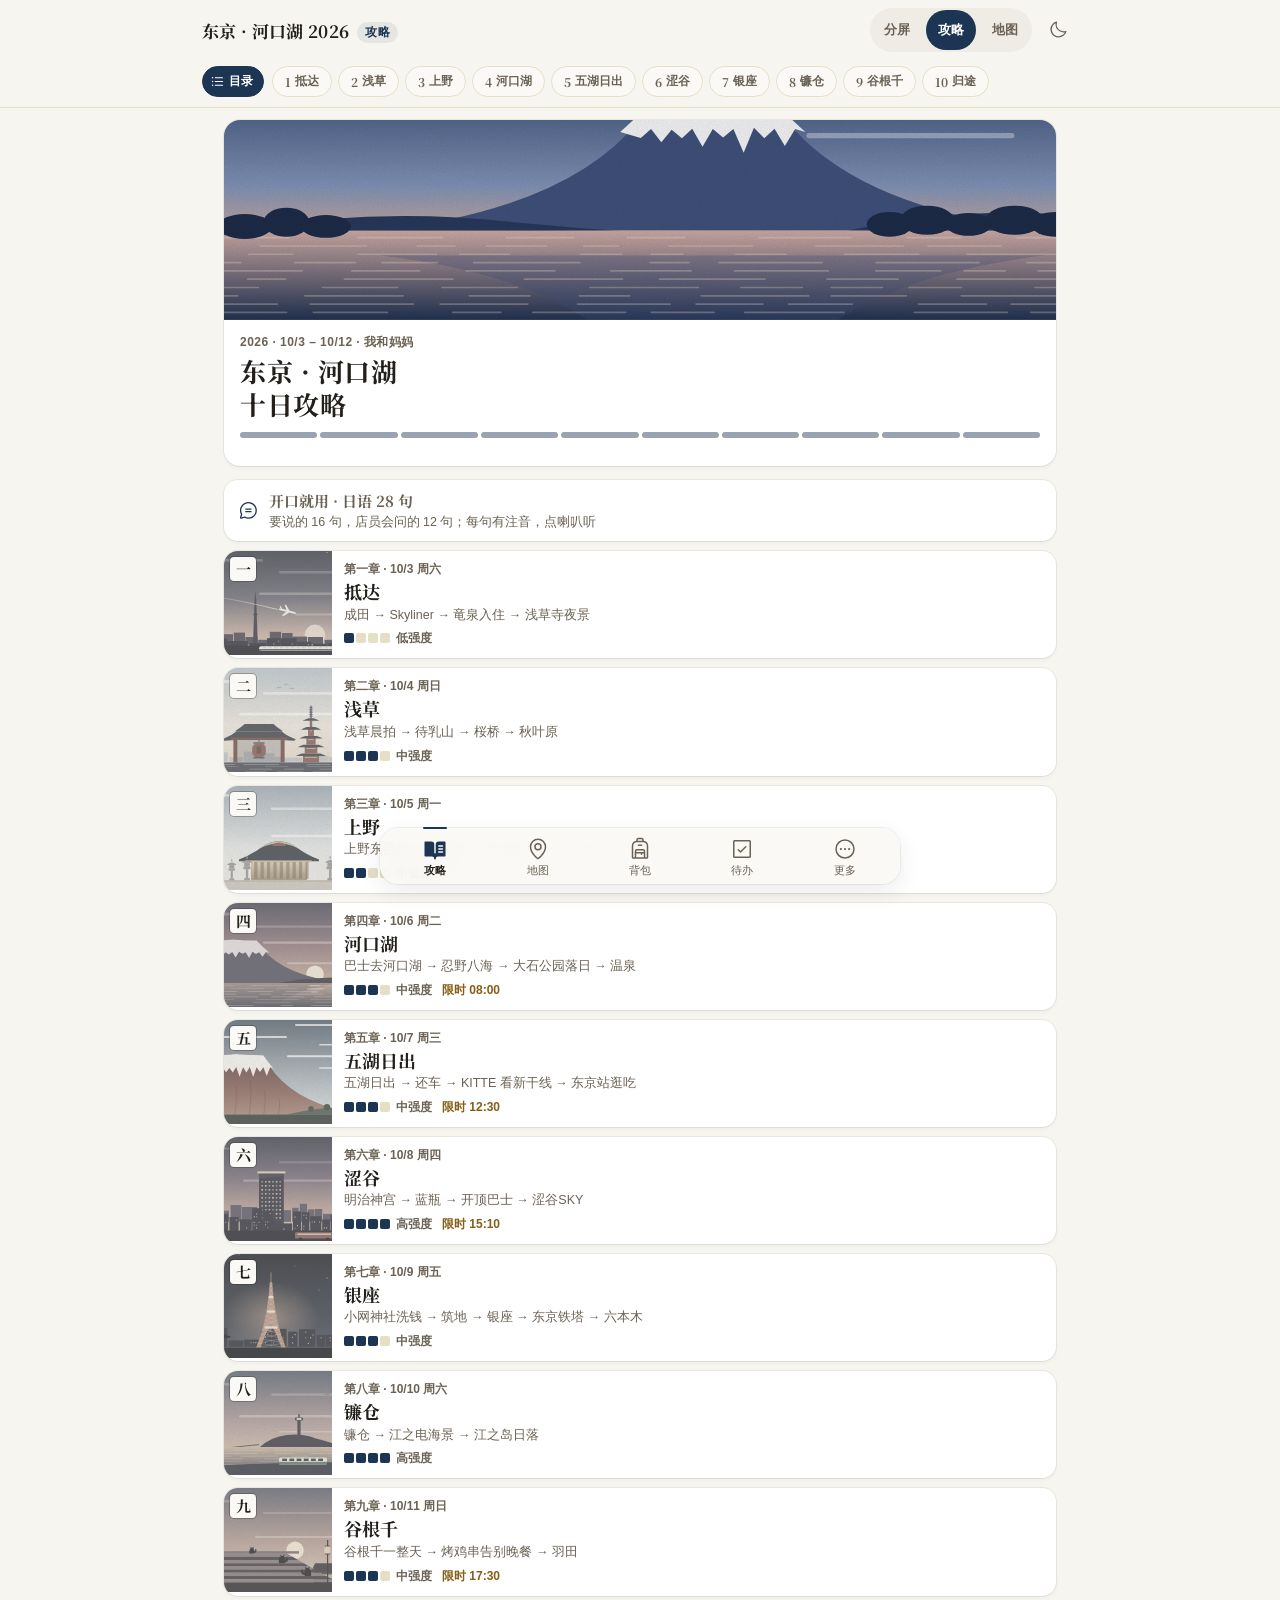
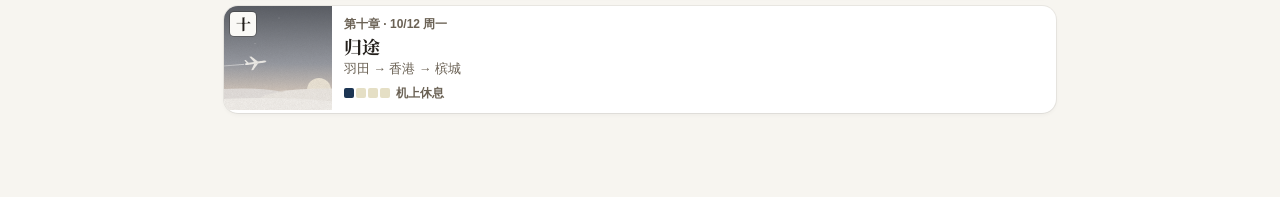
<file: index.html>
<!DOCTYPE html>
<html lang="zh-CN" data-theme="light" data-text-size="compact">
<head>
<meta charset="UTF-8"/>
<meta name="viewport" content="width=device-width, initial-scale=1.0, viewport-fit=cover"/>
<title>背包 · 东京 · 河口湖 2026</title>
<script>
/* 主页是攻略：直接打开网址（不带 #）就去攻略；背包的每个入口都带 #，例如 #overview、#booking。
   每天的行程只在攻略里：旧的 #day-6 链接去第六章，#sec-days 去目录 */
(function () {
  var h = location.hash, m = /^#day-(\d+)$/.exec(h);
  if (!h) location.replace('companion.html?view=time');
  else if (m) location.replace('companion.html#D' + m[1]);
  else if (h === '#sec-days' || h === '#days') location.replace('companion.html#toc');
})();
</script>
<meta name="description" content="东京 · 河口湖行程 2026 — 2026年10月3日至12日，两个人的富士山之旅"/>
<meta name="theme-color" content="#f7f7f5"/>
<link rel="icon" href="icons/icon.svg" type="image/svg+xml"/>
<link rel="manifest" href="manifest.json"/>
<link rel="apple-touch-icon" href="icons/icon-180.png"/>
<meta name="apple-mobile-web-app-capable" content="yes"/>
<meta name="apple-mobile-web-app-title" content="东京 2026"/>
<script>
try {
  const savedTheme = localStorage.getItem('tokyo_theme');
  const savedSize = localStorage.getItem('tokyo_text_size');
  const initialTheme = savedTheme || (matchMedia('(prefers-color-scheme: dark)').matches ? 'dark' : 'light');
  document.documentElement.dataset.theme = initialTheme;
  document.querySelector('meta[name="theme-color"]').content = initialTheme === 'dark' ? '#0e1116' : '#f7f7f5';
  if (savedSize) document.documentElement.dataset.textSize = savedSize === 'normal' ? 'compact' : savedSize;
} catch (error) {}
</script>
<link rel="preconnect" href="https://fonts.googleapis.com"/>
<link rel="preconnect" href="https://fonts.gstatic.com" crossorigin/>
<link href="https://fonts.googleapis.com/css2?family=Noto+Serif+SC:wght@600;700&display=swap" rel="stylesheet"/>
<style>
*{box-sizing:border-box;margin:0;padding:0;}

/* Serene Japanese Paper & Ink Design System */
:root{
  --bg-body:#f7f7f5;        /* 纸 */
  --washi:#fbfbfa;
  --paper:#ffffff;
  --paper-2:#f1f1ee;
  --paper-tint:#fafaf8;
  --ink:#16202b;            /* 墨 */
  --ink-soft:#48515d;
  --ink-faint:#5f6874;      /* 小字灰：在 paper-2 上 ≥4.99:1，页面底 5.26:1（旧值 #6b7480 在底色上只有 4.41） */
  --line:#e2e2dd;
  --line-soft:#ecece8;
  --ai:#1c3553;             /* Serene Deep Indigo */
  --ai-soft:#edf3fa;
  --ai-bg:#edf3fa;
  --shu:#c2412d;            /* Elegant Vermilion Red */
  --shu-soft:#fceae6;
  --shu-bg:#fdf2f0;
  --kin:#855e16;            /* Quiet Bronze Gold */
  --kin-bg:#faf4e6;
  --matcha:#506628;         /* Tranquil Matcha Green */
  --matcha-bg:#f0f5e6;
  --sumi:#16202b;
  --on-ai:#ffffff;
  --on-shu:#ffffff;
  --focus:#1c3553;
  --footer-bg:#162940;
  --footer-ink:#f7f5f0;
  
  /* 卡片的边：三层很淡的阴影代替 1px 线（一圈细环 + 贴身一层 + 远一点一层），和攻略一样 */
  --card-shadow:0 0 0 1px oklch(0 0 0 / 0.06),0 1px 2px -1px oklch(0 0 0 / 0.06),0 2px 4px 0 oklch(0 0 0 / 0.04);
  --card-shadow-hover:0 0 0 1px oklch(0 0 0 / 0.08),0 1px 2px -1px oklch(0 0 0 / 0.08),0 2px 4px 0 oklch(0 0 0 / 0.06);
  
  --surface-info:#eef2f7;
  --surface-highlight:#fbf1ef;
  --surface-calm:var(--paper-2);
  --surface-warn:var(--paper-2);
  --line-info:#d5e3f4;
  --line-highlight:#f7d1cb;
  
  --space-2xs:4px;
  --space-xs:8px;
  --space-sm:12px;
  --space-md:18px;
  --space-reading:22px;
  --space-lg:28px;
  --space-xl:36px;
  --space-2xl:52px;
  --space-3xl:72px;
  
  --z-dock:30;
  --z-header:100;
  --z-skip-link:200;
  --ease-out:cubic-bezier(.22,1,.36,1);
  --r-sm:6px;
  --r-md:8px;
  --r-lg:12px;
  
  /* Font Family Stacks */
  --font-sans:-apple-system,BlinkMacSystemFont,"Segoe UI","PingFang SC","Hiragino Sans GB","Noto Sans SC","Microsoft YaHei",sans-serif;
  /* 标题用宋体（Noto Serif SC），正文与时刻用系统黑体 */
  --font-serif:'Noto Serif SC','Songti SC','STSong',serif;
  
  /* Clean Typographic Scale */
  --font-2xs:0.75rem;    /* 12px */
  --font-xs:0.8125rem;   /* 13px */
  --font-sm:0.875rem;    /* 14px */
  --font-sub:0.9375rem;  /* 15px */
  --font-base:1rem;      /* 16px */
  --font-md:1.0625rem;   /* 17px */
  --font-h3:1.1875rem;   /* 19px */
  --font-h2:1.4375rem;   /* 23px */
  --font-h1:1.875rem;    /* 30px */
  
  --font-meta-val:1.0625rem;
  --font-meta-lbl:0.8125rem;
  --font-badge:0.8125rem;
}

/* Compact (Refined Default) */
html[data-text-size="compact"] {
  --font-2xs:0.71875rem;
  --font-xs:0.78125rem;
  --font-sm:0.84375rem;
  --font-sub:0.90625rem;
  --font-base:0.96875rem;
  --font-md:1.03125rem;
  --font-h3:1.15625rem;
  --font-h2:1.375rem;
  --font-h1:1.75rem;
  --font-meta-val:1.03125rem;
  --font-meta-lbl:0.78125rem;
  --font-badge:0.78125rem;
}

html[data-theme="dark"] {
  --bg-body:#0e1116;
  --washi:#12161c;
  --paper:#151a21;
  --paper-2:#1c222b;
  --paper-tint:#181d25;
  --ink:#e8ecf1;
  --ink-soft:#aab4c0;
  --ink-faint:#8a94a1;
  --line:#29303a;
  --line-soft:#1f252e;
  --ai:#8fb3e6;
  --ai-soft:#1a2433;
  --ai-bg:#18212e;
  --shu:#f08a78;
  --shu-soft:#3a1d19;
  --shu-bg:#241614;
  --kin:#d9b25c;
  --kin-bg:#241d10;
  --matcha:#9dbf5a;
  --matcha-bg:#1a2212;
  --sumi:#e8ecf1;
  --on-ai:#0e1116;
  --on-shu:#0e1116;
  --focus:#d9b25c;
  --footer-bg:transparent;
  --footer-ink:#e8ecf1;
  
  --surface-info:#18212e;
  --surface-highlight:#241614;
  --surface-calm:var(--paper-2);
  --surface-warn:var(--paper-2);
  --line-info:#2f4461;
  --line-highlight:#5a2a22;
  
  /* 深色底上阴影看不见，只留一圈白环 */
  --card-shadow:0 0 0 1px oklch(1 0 0 / 0.08);
  --card-shadow-hover:0 0 0 1px oklch(1 0 0 / 0.13);
}

/* Large Text Mode (Elder-Friendly) */
html[data-text-size="large"] {
  --font-2xs:0.875rem;
  --font-xs:0.9375rem;
  --font-sm:1.0625rem;
  --font-sub:1.125rem;
  --font-base:1.25rem;
  --font-md:1.375rem;
  --font-h3:1.5rem;
  --font-h2:1.875rem;
  --font-h1:2.25rem;
  --font-meta-val:1.3125rem;
  --font-meta-lbl:0.9375rem;
  --font-badge:0.9375rem;
}

body{
  font-family:var(--font-sans);
  background:var(--bg-body);
  color:var(--ink);
  font-size:var(--font-base);
  font-weight:400;
  min-height:100vh;
  line-height:1.75;
  -webkit-font-smoothing:antialiased;
  -moz-osx-font-smoothing:grayscale;
  transition:background-color .2s var(--ease-out),color .2s var(--ease-out);
}
a{color:var(--ai);text-underline-offset:.2em;text-decoration-thickness:1px;}
h1,h2,h3,.sec-kanji{text-wrap:balance;}
 /* 日标题很长，balance 会把它挤成窄条 */
p,li,.card-lead{text-wrap:pretty;}
/* 清单：全局 reset 清掉了缩进，统一补回来 */
.page ol,.page ul{margin:6px 0 0 1.25em;}
.page ol{list-style:decimal;}

.page{max-width:820px;margin:0 auto;padding:var(--space-xl) var(--space-md) var(--space-3xl);counter-reset:trip-day;}
.skip-link{
  position:fixed;z-index:var(--z-skip-link);inset-block-start:var(--space-xs);inset-inline-start:var(--space-xs);
  transform:translateY(-150%);padding:var(--space-sm) var(--space-md);border-radius:var(--r-md);
  background:var(--ai);color:var(--on-ai);font-weight:700;text-decoration:none;
}
.skip-link:focus{transform:none;}
.sr-only{
  position:absolute;width:1px;height:1px;padding:0;margin:-1px;
  overflow:hidden;clip:rect(0,0,0,0);white-space:nowrap;border:0;
}

/* Topbar with Frosted Glass & Safe Area */
.topbar{
  position:sticky;top:0;z-index:var(--z-header);
  background:color-mix(in srgb,var(--bg-body) 90%,transparent);
  backdrop-filter:blur(14px);
  -webkit-backdrop-filter:blur(14px);
  border-bottom:1px solid var(--line);
  margin:calc(-1 * var(--space-xl)) calc(-1 * var(--space-md)) var(--space-xl);
  padding:calc(var(--space-sm) + env(safe-area-inset-top, 0px)) var(--space-md) var(--space-sm);
  transition:background-color .2s var(--ease-out),border-color .2s var(--ease-out);
}

.topbar-content{display:flex;align-items:center;justify-content:space-between;max-width:820px;margin:0 auto;}
.brand{display:flex;align-items:center;gap:var(--space-sm);}
.brand-mark{
  display:none; /* 只留衬线字标，不要 app 图标式色块 */
}
.brand-txt{font-family:var(--font-serif);font-size:1.0625rem;font-weight:700;color:var(--ink);letter-spacing:.02em;}
/* 页名：攻略页写「攻略」，这一页写「背包」，一眼知道自己在哪 */
.page-tag{display:inline-block;margin-left:8px;padding:2px 8px;border-radius:99px;background:var(--ai-soft);color:var(--ai);font-family:var(--font-sans);font-size:12px;font-weight:800;letter-spacing:.04em;vertical-align:2px;}

.controls{display:flex;align-items:center;gap:var(--space-xs);}

/* Action Buttons */
.top-btn{
  position:relative;
  min-width:44px;height:40px;padding:0 12px;border-radius:var(--r-md);
  border:1px solid transparent;background:transparent;color:var(--ink-soft);
  cursor:pointer;display:flex;align-items:center;justify-content:center;
  font-size:var(--font-sm);font-weight:600;
  transition:border-color .15s var(--ease-out),background-color .15s var(--ease-out),color .15s var(--ease-out),scale .1s var(--ease-out);
}
.top-btn::after{content:"";position:absolute;inset:50% auto auto 50%;width:44px;height:44px;transform:translate(-50%,-50%);}
@media (hover:hover){.top-btn:hover{background:var(--paper-2);color:var(--ink);}}
.top-btn.active{border-color:var(--ai);background:var(--ai-bg);color:var(--ai);}

/* 卡片里唯一的行动按钮：实心靛蓝（顶栏按钮仍是幽灵样式） */
.card a.top-btn{display:inline-flex;text-decoration:none;background:var(--ai);color:var(--on-ai);border-color:var(--ai);font-weight:700;}
@media (hover:hover){.card a.top-btn:hover{background:var(--ai);color:var(--on-ai);opacity:.9;}}

.lang-bar{display:flex;gap:0;border:1px solid var(--line);border-radius:99px;background:var(--paper);}
.lang-btn{
  position:relative;
  font-family:var(--font-sans);font-size:var(--font-xs);padding:0 14px;
  height:40px;border:none;background:transparent;color:var(--ink-soft);
  cursor:pointer;transition:background-color .15s var(--ease-out),color .15s var(--ease-out),scale .1s var(--ease-out);font-weight:600;
}
.lang-btn:first-child{border-radius:99px 0 0 99px;}
.lang-btn:last-child{border-radius:0 99px 99px 0;}
.lang-btn::after{content:"";position:absolute;inset:50% auto auto 50%;width:44px;height:44px;transform:translate(-50%,-50%);}
.lang-btn.active{background:var(--ai);color:var(--on-ai);font-weight:700;}

span.en,span.zh{display:none;}
span.zh.on,span.en.on{display:inline;}

/* Navigation Chips */
.nav-chips{
  display:none; /* 路由 + 日期条已覆盖 */
  gap:var(--space-xs);overflow-x:auto;padding-bottom:var(--space-xs);margin-bottom:var(--space-lg);
  scrollbar-width:none;
}
.nav-chips::-webkit-scrollbar{display:none;}

/* Accessibility Focus Visible */
button:focus-visible, a:focus-visible, input:focus-visible, summary:focus-visible, [role="button"]:focus-visible {
  outline:2.5px solid var(--focus);
  outline-offset:2.5px;
  box-shadow:none;
}

/* Hero Section */
.hero{border-radius:var(--r-lg) var(--r-lg) 0 0;overflow:hidden;position:relative;height:260px;margin-bottom:0;background:#18283d;}
.hero::after{content:"";position:absolute;inset:0;border-radius:inherit;outline:1px solid oklch(0 0 0 / .1);outline-offset:-1px;pointer-events:none;}
html[data-theme="dark"] .hero::after{outline-color:oklch(1 0 0 / .1);}
.hero img{width:100%;height:100%;object-fit:cover;object-position:center 70%;display:block;}
/* 插画在深色模式压暗一点，别比周围的深色卡片还亮 */
html[data-theme="dark"] .hero img{filter:brightness(.8) saturate(.9);}
.hero-overlay{
  position:absolute;inset:0;
  background:linear-gradient(to top, rgba(10,16,24,0.72) 0%, rgba(10,16,24,0.28) 38%, rgba(10,16,24,0) 62%);
  display:flex;flex-direction:column;justify-content:flex-end;padding:var(--space-lg) var(--space-xl);
}
.hero-title{font-family:var(--font-serif);font-size:calc(var(--font-h1) * 1.15);font-weight:700;color:#fff;line-height:1.2;margin-bottom:6px;letter-spacing:.02em;text-wrap:balance;}
.hero-sub{font-size:var(--font-sub);color:rgba(255,255,255,.88);letter-spacing:0;font-weight:400;line-height:1.5;font-variant-numeric:tabular-nums;}

/* Meta Strip */
.meta-strip{
  display:grid;grid-template-columns:repeat(4,minmax(0,1fr));background:var(--paper);border:1px solid var(--line);
  border-top:none;border-radius:0 0 var(--r-lg) var(--r-lg);margin-bottom:var(--space-2xl);overflow:hidden;
}
.meta-cell{min-width:0;padding:var(--space-md) var(--space-md);border-right:1px solid var(--line-soft);}
.meta-cell:last-child{grid-column:1 / -1;border-top:1px solid var(--line-soft);border-right:none;}
.meta-label{font-size:var(--font-2xs);color:var(--ink-faint);margin-bottom:4px;letter-spacing:0;font-weight:600;}
.meta-val{font-family:var(--font-sans);font-size:var(--font-meta-val);font-weight:700;color:var(--ink);font-variant-numeric:tabular-nums;line-height:1.4;}
.meta-sub{font-size:var(--font-xs);color:var(--ink-soft);margin-top:2px;font-weight:400;line-height:1.4;}

/* Section Heading (Airy Proximity) */
.sec-head{display:flex;align-items:center;gap:var(--space-sm);margin:var(--space-2xl) 0 var(--space-md);scroll-margin-top:80px;}
#sec-days,#sec-booking{margin-top:var(--space-3xl);}
.sec-kanji{font-family:var(--font-serif);font-size:var(--font-h2);font-weight:700;color:var(--ink);letter-spacing:.02em;line-height:1.3;}
.sec-en{display:none;}
.sec-line{flex:1;height:1px;background:var(--line);}

/* Standard Content Cards */
.card{
  background:var(--paper);border-radius:var(--r-lg);
  padding:var(--space-lg);margin-bottom:var(--space-lg);box-shadow:var(--card-shadow);
}
/* 高对比模式会去掉阴影：卡片的边改用系统文字色的实线 */
@media (forced-colors:active){.card{border:1px solid CanvasText;}}
.card h3{font-family:var(--font-serif);font-size:var(--font-h3);font-weight:700;color:var(--ink);margin-bottom:var(--space-sm);display:flex;align-items:center;gap:var(--space-xs);line-height:1.35;}
.card-lead{margin-bottom:var(--space-sm);font-size:var(--font-sub);color:var(--ink-soft);line-height:1.68;font-weight:400;}

/* Tables & KV Grids */
.kv-grid{display:grid;grid-template-columns:auto 1fr;gap:var(--space-xs) var(--space-lg);font-size:var(--font-sub);line-height:1.65;}
.kv-label{color:var(--ink-faint);font-weight:600;}
.kv-val{color:var(--ink);font-weight:450;}

.info-table{width:100%;border-collapse:collapse;margin:var(--space-sm) 0;font-size:var(--font-sub);line-height:1.55;font-variant-numeric:tabular-nums;}
.info-table th,.info-table td{padding:var(--space-sm) var(--space-md) var(--space-sm) 0;border:0;border-bottom:1px solid var(--line-soft);text-align:left;vertical-align:top;}
.info-table th{background:transparent;font-family:var(--font-sans);font-size:var(--font-xs);font-weight:600;color:var(--ink-faint);letter-spacing:0;border-bottom-color:var(--line);}
.info-table td{background:var(--paper);color:var(--ink-soft);font-weight:400;}
.info-table td strong{font-weight:600;color:var(--ink);}

/* Notes (Quiet, Unobtrusive Callouts) */
.note-box{
  border-radius:var(--r-md);padding:var(--space-sm) var(--space-md);margin:var(--space-sm) 0;font-size:var(--font-sub);line-height:1.68;
  display:block;font-weight:400;color:var(--ink-soft);
  border:0;background:var(--paper-2);
}
.note-box>strong{margin-right:5px;}
/* 靠底色区分语气，不用侧边色条 */
/* 警示用金色，和攻略一致：红色只留给「今天」和「必看」 */
.note-box.warn{background:color-mix(in srgb,var(--kin) 6%,var(--paper));}
.note-box.warn>strong{color:var(--kin);font-weight:600;} /* 只染开头标签；正文里的加粗保持墨色 */
.note-box.tip{background:color-mix(in srgb,var(--ai) 6%,var(--paper));}
.note-box.tip>strong{color:var(--ai);font-weight:600;}
.note-box.kin{background:color-mix(in srgb,var(--kin) 6%,var(--paper));}
/* 直接挂在 day-body 下的提示，与时间轴内容对齐，别贴卡片边 */

.note-box.kin>strong{color:var(--kin);font-weight:600;}

/* Day Navigation Bar (Modern Smooth Pills) */
.day-nav-bar {
  display:flex;gap:0;overflow-x:auto;padding:0;margin-bottom:var(--space-lg);
  -webkit-overflow-scrolling:touch;scrollbar-width:none;
  box-shadow:inset 0 -1px 0 var(--line);
}
.day-nav-bar::-webkit-scrollbar{display:none;}
.day-nav-btn {
  flex-shrink:0;display:inline-flex;flex-direction:column;align-items:flex-start;justify-content:center;
  min-height:52px;padding:var(--space-xs) var(--space-md) 10px;border-radius:0;
  background:transparent;border:0;color:var(--ink-faint);cursor:pointer;
  transition:color .15s var(--ease-out),box-shadow .15s var(--ease-out),scale .1s var(--ease-out);
  font-family:var(--font-sans);font-weight:600;font-size:var(--font-sm);line-height:1.3;
  font-variant-numeric:tabular-nums;
}
.day-nav-btn:active{scale:.96;}
.day-nav-btn .day-sub {
  font-size:var(--font-2xs);color:var(--ink-faint);font-weight:400;margin-top:2px;
}
@media (hover:hover){.day-nav-btn:hover{color:var(--ink);}}
.day-nav-btn.active{color:var(--ink);box-shadow:inset 0 -2px 0 var(--ai);}

/* Badges */
/* 强度：文字 + 小色点，不用填色胶囊 */

/* Glance Overview Grid */

/* Day Cards Accordion (Spacious, Calming Hierarchy) */
.day{
  background:var(--paper);border:1px solid var(--line);border-radius:var(--r-lg);
  margin-bottom:var(--space-md);overflow:hidden;transition:border-color .15s var(--ease-out);
  counter-increment:trip-day;scroll-margin-top:80px;
}

@media (hover:hover){.day:hover{border-color:color-mix(in srgb,var(--ink-faint) 45%,var(--line));}}

/* Icon Badge Thumbnails */
/* 日序大数字：页面上唯一的"重"元素；地名保留在标记里但不显示 */

@keyframes fade{from{opacity:0;translate:0 -3px;}to{opacity:1;translate:0 0;}}

/* Day Banner Container */

/* Clean Flowing Timeline (De-cluttered Stream) */

 /* Removed heavy table header for serene flow */

.tl-time{
  font-family:var(--font-sans);font-size:var(--font-sub);font-weight:700;
  color:var(--ink);letter-spacing:0;font-variant-numeric:tabular-nums;
  padding:0;background:transparent;display:block;margin-bottom:6px;line-height:1.3;
}
/* 时刻：开始时间最醒目（出门看这个），结束时间次之，附注另起一行 */

/* 行程当天：正在进行的一站写「现在」，走过的站开始时刻变淡（内文不淡，晚点了照样看得清） */

/* 分类图标（cat-icons.js）：标签前一个 Phosphor 小图标，一眼分出吃、走、买、看。
   交通用靛蓝，餐食和咖啡用金色（饿的时候最好找），其余跟标签同色。
   电脑悬停这一站、手机按住时，图标浮出 Duotone 底色 */

/* 非时刻的小节标签（B Plan 对比表、备案） */

/* 分点：一条粗体主句 + 短横线子点。路上扫一眼就找到要的那行，不用读整段 */
.pts li>ul{gap:2px;margin:3px 0 0;padding:0;list-style:none;}
.pts li>ul>li{position:relative;padding-left:.95em;}
.pts li>ul>li::before{
  content:"";position:absolute;left:0;top:.85em;width:.45em;height:1px;background:currentColor;opacity:.55;
}
.note-box .pts{display:flex;flex-direction:column;gap:6px;margin:6px 0 2px 1.15rem;padding:0;}
.note-box .pts>li{line-height:1.65;}
.tl-key a{color:inherit;text-decoration:underline;text-decoration-color:color-mix(in srgb,var(--ai) 55%,transparent);}
@media (hover:hover){.tl-key a:hover{color:var(--ai);text-decoration-color:currentColor;}}

/* 一站 = 标题 + 一行要点（永远看得到）+ 收起的详情。先读要点，要细节再点开 */
.tl-key{
  margin:0;font-size:var(--font-sub);line-height:1.65;color:var(--ink-soft);
  text-wrap:pretty;overflow-wrap:anywhere;font-variant-numeric:tabular-nums;
}
/* 注意事项：墨色粗体 + 金色荧光笔底线，像在纸本上划重点。红色只留给「今天」和「必看」 */
.tl-key .kw{
  color:var(--ink);font-weight:600;
  background:linear-gradient(transparent 58%,color-mix(in srgb,var(--kin) 26%,transparent) 0);
  -webkit-box-decoration-break:clone;box-decoration-break:clone;
}
/* 一条要点不从中间断行：换行只发生在「·」之间 */
.tl-key .f{display:inline-block;}

/* ── 卡片式时间轴：跟随身页同一种读法 ─────────────────
   一站一张卡；时刻放进靛蓝小胶囊、标签跟在旁边；要点一条一行，前面一个圆点（划重点的是金点）。
   选择器都带 .tl 前缀，盖过下面窄屏的密度规则 */

/* Inline Dining Capsule Cards */

/* 图标：Phosphor Icons (phosphoricons.com, MIT) · Regular，内联 SVG，与文字同高 */

/* Bilingual Ordering Bottom Drawer */

/* 点一下放大给店员看，再点缩回 */

/* Checkable Lists */
.check-list{display:flex;flex-direction:column;gap:var(--space-xs);margin-top:var(--space-sm);}
.check-list + h3{margin-top:var(--space-lg);}
.done-list{display:flex;flex-direction:column;gap:6px;margin:0 0 0 1.15rem;padding:0;font-size:var(--font-sub);line-height:1.6;color:var(--ink-soft);}
.check-item{
  display:flex;align-items:flex-start;gap:var(--space-sm);padding:var(--space-sm) var(--space-md);background:var(--paper-tint);
  border-radius:var(--r-md);border:1px solid var(--line-soft);font-size:var(--font-sub);font-weight:500;
  cursor:pointer;transition:background-color .15s var(--ease-out),border-color .15s var(--ease-out),color .15s var(--ease-out),opacity .15s var(--ease-out);min-height:48px;line-height:1.55;color:var(--ink);
}
@media (hover:hover){.check-item:hover{background:var(--paper-2);border-color:var(--line);}}
.check-item strong{font-weight:600;}
.check-item input[type="checkbox"]{width:19px;height:19px;margin-top:2px;accent-color:var(--ai);cursor:pointer;flex-shrink:0;}
.check-item.done{background:var(--paper);color:var(--ink-faint);text-decoration:line-through;}

/* Budget Box (Clean & Quiet) */

.b-row{display:flex;justify-content:space-between;align-items:center;padding:7px 0;border-bottom:1px solid var(--line-soft);font-size:var(--font-sub);font-weight:400;color:var(--ink-soft);font-variant-numeric:tabular-nums;}
.b-row > span:last-child{font-weight:600;color:var(--ink);white-space:nowrap;padding-left:10px;}
.b-row > span:first-child{min-width:0;}
.b-row:last-of-type{border-bottom:none;}
.b-total{display:flex;flex-wrap:wrap;justify-content:space-between;align-items:baseline;column-gap:var(--space-sm);row-gap:2px;padding:var(--space-sm) 0 0;border-top:1px solid var(--ink-faint);margin-top:var(--space-xs);font-weight:600;color:var(--ink);font-size:var(--font-base);}
.b-total-val{margin-left:auto;white-space:nowrap;font-family:var(--font-sans);font-size:var(--font-h3);color:var(--ink);font-weight:700;font-variant-numeric:tabular-nums;}

/* Footer */
.footer{background:none;border-top:1px solid var(--line);border-radius:0;padding:var(--space-lg) 0 0;margin-top:var(--space-2xl);position:relative;color:var(--ink-soft);}
.footer-title{font-family:var(--font-serif);font-size:var(--font-h3);font-weight:700;color:var(--ink);margin-bottom:var(--space-xs);letter-spacing:.02em;display:flex;align-items:center;gap:var(--space-xs);}
.footer p{font-size:var(--font-sub);color:var(--ink-soft);line-height:1.8;padding:2px 0;font-weight:400;}

/* Reduced Motion Accessibility */
@media (prefers-reduced-motion: reduce) {
  *{animation-duration:0.01ms !important;animation-iteration-count:1 !important;transition-duration:0.01ms !important;}
}

/* Mobile-first compact field guide */

@media (max-width:640px) {
  html{scroll-padding-top:68px;scrollbar-gutter:stable;}
  body{line-height:1.6;}
  /* 底栏的让位由 tabbar.css 的 body padding 负责 */
  .page{width:100%;padding:var(--space-sm) var(--space-sm) var(--space-lg);}

  .topbar{
    margin:calc(-1 * var(--space-sm)) calc(-1 * var(--space-sm)) var(--space-sm);
    padding:calc(var(--space-xs) + env(safe-area-inset-top, 0px)) var(--space-sm) var(--space-xs);
    background:color-mix(in srgb,var(--bg-body) 94%,transparent);
  }
  .brand-txt{font-size:var(--font-sub);white-space:nowrap;}
  .top-btn{min-width:42px;height:40px;padding:0 var(--space-xs);font-size:.84375rem;}
  .lang-bar{border-width:1px;}
  .lang-btn{height:38px;padding:0 var(--space-sm);font-size:.84375rem;}

  .nav-chips{display:none;}
  .day-nav-bar{margin:0 calc(-1 * var(--space-sm)) var(--space-sm);padding:0 var(--space-xs);}
  .day-nav-btn{min-height:48px;padding:var(--space-2xs) var(--space-sm) 8px;font-size:.84375rem;}

  .hero{height:175px;border-radius:var(--r-md) var(--r-md) 0 0;}
  .hero-overlay{padding:var(--space-md);}
  .hero-title{font-size:var(--font-h1);line-height:1.2;margin-bottom:var(--space-2xs);}
  .hero-sub{font-size:var(--font-sm);line-height:1.45;}

  .meta-strip{
    display:grid;grid-template-columns:repeat(2,minmax(0,1fr));
    margin-bottom:var(--space-md);border-radius:0 0 var(--r-md) var(--r-md);
  }
  .meta-cell{padding:var(--space-sm);border-width:0 1px 1px 0;}
  .meta-cell:nth-child(2n){border-right:0;}
  .meta-cell:last-child{grid-column:1 / -1;border-right:0;border-bottom:0;}

  .sec-head{margin:var(--space-lg) 0 var(--space-xs);scroll-margin-top:68px;}
  #sec-days,#sec-booking{margin-top:var(--space-xl);}
  .sec-en{display:none;}

  .card{padding:var(--space-md);margin-bottom:var(--space-sm);border-radius:var(--r-md);}
  .card h3{line-height:1.35;}
  .kv-grid{grid-template-columns:minmax(68px,auto) 1fr;gap:var(--space-2xs) var(--space-sm);}

  .info-table{display:block;max-width:100%;overflow-x:auto;margin:var(--space-xs) 0;font-size:var(--font-sm);-webkit-overflow-scrolling:touch;}
  .info-table th,.info-table td{min-width:105px;padding:var(--space-xs) var(--space-sm);}

  
  
  
  
  
  
  
  
  
  
  
  
  
  
  
  
  
  

  .day{margin-bottom:10px;border-radius:var(--r-md);}
  
  
  
  /* 强度标记放到标题下面，别和标题抢横向空间 */
  
  
  
  
  
  
  
  

  
  
  .tl-time{font-size:var(--font-sub);margin-bottom:4px;}
  
  
  

  
  .b-row{padding:var(--space-2xs) 0;}

}

@media (max-width:640px) {
  html[data-text-size="large"] body{line-height:1.7;}
  html[data-text-size="large"] .page{padding-left:var(--space-md);padding-right:var(--space-md);}
  html[data-text-size="large"] .topbar{margin-left:calc(-1 * var(--space-md));margin-right:calc(-1 * var(--space-md));padding-left:var(--space-md);padding-right:var(--space-md);}
  html[data-text-size="large"] .top-btn,
  html[data-text-size="large"] .lang-btn{font-size:.9375rem;}
  html[data-text-size="large"] .day-nav-btn{font-size:1rem;}
  html[data-text-size="large"] .day-nav-btn .day-sub{font-size:.875rem;}
  html[data-text-size="large"] .info-table{font-size:1rem;}
  html[data-text-size="large"] .hero{height:180px;}
  html[data-text-size="large"] .meta-cell,
  html[data-text-size="large"] .note-box{padding:var(--space-md);}
  html[data-text-size="large"] .card{padding:var(--space-reading);margin-bottom:var(--space-md);}
  html[data-text-size="large"] .day{margin-bottom:var(--space-sm);}
  
  
  
  
  
  
  
  html[data-text-size="large"] .hero-sub{font-size:var(--font-sub);}
  
  
  
  
  html[data-text-size="large"] .check-item{min-height:56px;padding:var(--space-md);}
}

/* Print & PDF Media Styles */
@media print {
  body{background:#fff !important;color:#000 !important;font-size:14pt !important;}
  .topbar, .nav-chips, .controls {display:none !important;}
  
  
  .card, .day{border:1px solid #999 !important;box-shadow:none !important;}
  .hero{height:180px !important;}
}

/* ═══════════════════════════════════════════════════════════
   v2 · 随身速查层 (Mobile Field-Guide Layer)
   目标：旅行途中单手查阅。今天优先 · 密度收紧 · 表格卡片化。
   内容一条未删，只改呈现方式。
   ═══════════════════════════════════════════════════════════ */

/* ── 今天 · 定位条 ─────────────────────────────── */
.today-bar{
  display:flex;align-items:center;gap:var(--space-sm);width:100%;
  margin:0 0 var(--space-md);padding:var(--space-sm) var(--space-md);
  border:0;border-radius:0;background:transparent;padding-inline:0;
  font-family:var(--font-sans);color:var(--ink);text-align:left;
  cursor:pointer;transition:scale .1s var(--ease-out);
}
@media (hover:hover){.today-bar:hover .today-go{text-decoration:underline;text-underline-offset:.2em;}}
.today-bar[data-state="outside"]{cursor:default;}
.today-dot{
  width:9px;height:9px;border-radius:50%;background:var(--shu);flex-shrink:0;
  box-shadow:0 0 0 4px var(--shu-soft);
}
.today-bar[data-state="outside"] .today-dot{background:var(--ink-faint);box-shadow:0 0 0 4px var(--line-soft);}
.today-txt{flex:1;min-width:0;}
.today-lbl,.today-val{display:block;} /* span 默认 inline，省略号不生效 */
.today-lbl{font-size:var(--font-2xs);font-weight:700;letter-spacing:0;color:var(--ink-faint);}
.today-val{
  font-family:var(--font-sans);font-size:var(--font-md);font-weight:700;color:var(--ink);
  line-height:1.32;white-space:nowrap;overflow:hidden;text-overflow:ellipsis;font-variant-numeric:tabular-nums;
}
.today-go{
  flex-shrink:0;font-size:var(--font-xs);font-weight:700;color:var(--shu);
  padding:5px 0 5px 11px;
}
.today-bar[data-state="outside"] .today-go{display:none;}

/* 出发倒数：天数用宋体大字；天数一变，数字像里程表一样上下滚（只由 JS 在首屏之后触发） */
.cd-num{
  font-family:var(--font-serif);font-size:1.4em;font-weight:700;line-height:1.15;
  font-variant-numeric:tabular-nums;color:var(--ink);margin:0 .16em;
}
html[lang="en"] .cd-num{margin-left:0;}
.cd-col{display:inline-block;position:relative;}
.cd-col.rolling{clip-path:inset(0 -.1em);}
.cd-col.rolling>.cd-hold{visibility:hidden;}
.cd-strip{position:absolute;top:0;left:0;right:0;display:flex;flex-direction:column;}
.cd-row{display:block;height:1.15em;text-align:center;}

/* 今天那一天的卡片 */
/* 今天：红色只落在日号和「今天」标签上，整张卡不加红框（手机上会变成两条贯穿全页的红线） */

/* 「今天」快捷键（day-nav-bar 第一颗） */

/* ── 精简 / 完整 模式 ──────────────────────────── */
/* 精简：时间轴只留「几点 + 做什么」，细节收成 2 行，点一下展开。 */
.mode-bar{
  display:flex;align-items:center;gap:var(--space-xs);
  margin:0 0 var(--space-sm);font-size:var(--font-xs);color:var(--ink-faint);
}
.mode-bar strong{font-weight:700;color:var(--ink-soft);}
/* 今天条 + 密度切换同一行（标记里用 .status-row 包住两者） */
.status-row{display:flex;align-items:center;gap:var(--space-sm);margin:0 0 var(--space-sm);}
.status-row>.today-bar{flex:1;min-width:0;margin:0;}
.status-row>.mode-bar{margin:0 0 0 auto;flex-shrink:0;}

/* 精简模式下收起的次要区块（每天那张小图始终保留） */

/* ── 表格 → 卡片（窄屏不再左右横滚） ──────────── */
@media (max-width:640px){
  .info-table.stacked{
    display:block;width:100%;border:0;overflow:visible;margin:var(--space-xs) 0;
  }
  .info-table.stacked thead{display:none;}
  .info-table.stacked tbody,
  .info-table.stacked tr{display:block;}
  /* 一条记录一组：组与组之间靠留白和一条细线分开，不再在日卡片里套框 */
  .info-table.stacked tr{padding:var(--space-sm) 0;border-top:1px solid var(--line-soft);}
  .info-table.stacked tr:first-child{border-top:0;padding-top:0;}
  .info-table.stacked td,
  .info-table.stacked tbody th{
    display:grid;grid-template-columns:minmax(64px,32%) 1fr;
    gap:var(--space-sm);align-items:start;
    min-width:0;width:100%;padding:2px 0;
    border:0;background:none;
    text-align:left;font-size:var(--font-sm);line-height:1.55;
  }
  .info-table.stacked .td-lbl{
    display:block;font-size:var(--font-xs);font-weight:700;color:var(--ink-faint);
    line-height:1.5;padding-top:1px;
  }
  .info-table.stacked .td-val{display:block;min-width:0;}
  .info-table.stacked tbody th .td-lbl{color:var(--ai);}
}

.td-lbl{display:none;}
.td-val{display:contents;}

/* ── 小图：每天一张窄条 ───────────────────────── */

 /* 插画的地面在底部，宽屏裁掉的是天空 */
@media (max-width:640px){
  
  .hero{height:150px;}
}

/* ── 顶栏：窄屏别挤成两行 ─────────────────────── */
@media (max-width:640px){
  /* html 的 scroll-padding-top 已经让开顶栏，卡片自己别再加一层 */
  .day,.sec-head{scroll-margin-top:4px;}
  /* 随身行程 底部 dock 已有入口，顶栏收起 */
  
  /* 中/EN 收进底栏「更多」；Aa 大字留在顶栏（长辈常用） */
  .lang-bar{display:none;}
  #text-toggle{font-size:0;min-width:38px;padding:0 10px;}
  #text-toggle::before{content:'Aa';font-size:.84375rem;font-weight:700;}
  .controls{gap:6px;}
}

/* ── 密度收紧（窄屏） ─────────────────────────── */
@media (max-width:640px){
  
  
  
  
  .note-box{padding:var(--space-xs) var(--space-sm);line-height:1.6;margin:var(--space-xs) 0;}
  
  .card-lead{line-height:1.58;}
  .today-val{font-size:var(--font-base);}
}

/* ═══════════════════════════════════════════════════════════
   v3 · 一次一页
   一天就是一页。hash 路由，前进后退与书签都跟真的分页一样。
   ═══════════════════════════════════════════════════════════ */

html[data-router="on"] [data-view]:not(.view-on){display:none !important;}

/* 一天一页时不需要手风琴：那一天就是整页 */

/* 内容永远是展开的，淡入动画没跑起来时会整页空白 */

/* 换一天 / 换一页：新内容淡入并上浮 8px，不是硬切。首次打开不播 */
@keyframes view-in{from{opacity:0;translate:0 8px;}to{opacity:1;translate:0 0;}}
@keyframes view-fade{from{opacity:0;}to{opacity:1;}}
html[data-router="on"] .view-enter{animation:view-in .24s var(--ease-out);}
@media (prefers-reduced-motion:reduce){html[data-router="on"] .view-enter{animation-name:view-fade;}}

html[data-router="on"] .day{margin-bottom:var(--space-sm);}
/* 自己就是一页，标题不必截成两行 */

/* 密度切换收进一行，别占位 */
html[data-router="on"] .mode-bar{margin-bottom:var(--space-xs);font-size:var(--font-2xs);}

/* 当前那一天/那一节的定位键 */
.day-nav-btn[aria-current="page"]{color:var(--ink);box-shadow:inset 0 -2px 0 var(--ai);}
.day-nav-btn[aria-current="page"] .day-sub{color:var(--ink-soft);}

/* ── 动效：让「从哪到哪」看得见 ───────────────────────
   只在 html[data-motion="ready"]（首屏画完之后）才开过渡，打开页面时不播。
   曲线统一 cubic-bezier(.2,0,0,1)：起步快、收尾稳。 */

/* 日期栏：一条下划线滑到选中的那天，而不是这格灭、那格亮 */
.day-nav-bar{position:relative;}
.day-nav-bar::after{
  content:"";position:absolute;left:0;bottom:0;width:1px;height:2px;pointer-events:none;
  background:var(--ind-c,var(--ai));transform-origin:0 0;
  transform:translateX(var(--ind-x,0px)) scaleX(var(--ind-w,0));
}
html[data-motion="ready"] .day-nav-bar::after{transition:transform .32s cubic-bezier(.2,0,0,1),background-color .15s var(--ease-out);}
html .day-nav-bar.has-ind .day-nav-btn{box-shadow:none;}
/* 还能横滑的那一端淡出（JS 标 data-more-l / data-more-r） */
.day-nav-bar[data-more-r]{-webkit-mask-image:linear-gradient(to right,#000 calc(100% - 36px),transparent);mask-image:linear-gradient(to right,#000 calc(100% - 36px),transparent);}
.day-nav-bar[data-more-l]{-webkit-mask-image:linear-gradient(to right,transparent,#000 36px);mask-image:linear-gradient(to right,transparent,#000 36px);}
.day-nav-bar[data-more-l][data-more-r]{-webkit-mask-image:linear-gradient(to right,transparent,#000 36px,#000 calc(100% - 36px),transparent);mask-image:linear-gradient(to right,transparent,#000 36px,#000 calc(100% - 36px),transparent);}
/* 日期栏是横向滚动容器，会裁掉按钮外面的焦点框：改画在按钮里面 */
.day-nav-bar .day-nav-btn:focus-visible{outline-offset:-3px;}
/* 换页后程序把焦点放到新页标题上（读屏会念出来），标题本身不画框 */
html[data-router="on"] [data-focus-target]:focus{outline:none;}
/* 键盘 Tab 到页底时，让开底栏，焦点不被盖住 */
@media (max-width:640px){html[data-router="on"]{scroll-padding-bottom:calc(64px + env(safe-area-inset-bottom, 0px) + 8px);}}

/* 日期栏搬进顶栏（boot 时移动 DOM），跟顶栏一起吸顶：滚到哪里都能直接换天。
   只有一个吸顶元素，不用自己算偏移（iPhone 的安全区会把两层吸顶算错位） */
html[data-router="on"] .topbar{padding-bottom:0;border-bottom:0;}
html[data-router="on"] .topbar>.day-nav-bar{
  margin:0 calc(-1 * var(--space-md));padding:0 var(--space-md);
}
@media (min-width:641px){html[data-router="on"] .topbar>.day-nav-bar{max-width:820px;margin:0 auto;padding:0;}}
/* 手机上顶栏左右内距是 --space-sm，日期栏跟着出血到屏幕边 */
@media (max-width:640px){html[data-router="on"] .topbar>.day-nav-bar{margin-inline:calc(-1 * var(--space-sm));padding-inline:var(--space-sm);}}
/* 锚点跳转要让开整个顶栏（含日期栏） */
html[data-router="on"]{scroll-padding-top:calc(var(--topbar-h,110px) + 8px);}

/* 精简 / 完整、中文 / EN：底色是一块会滑动的滑块 */
.lang-bar{position:relative;isolation:isolate;}

/* 手机上 lang-bar 收进「更多」(display:none)，只在桌面改成等宽两格 */
@media (min-width:641px){.lang-bar{display:grid;grid-template-columns:1fr 1fr;}}
.lang-bar::before{
  content:"";position:absolute;inset:0 auto 0 0;width:50%;border-radius:99px;background:var(--ai);z-index:-1;
}

.lang-bar:has(#btn-en[aria-pressed="true"])::before{translate:100% 0;}

html[data-motion="ready"] .lang-bar::before{transition:translate .28s cubic-bezier(.2,0,0,1);}
.lang-btn.active{background:transparent;}

/* 「详情」展开：内容从标题下方轻轻落下来 */
@keyframes detail-in{from{opacity:0;translate:0 -4px;}to{opacity:1;translate:0 0;}}

/* 昼夜：月亮 = 点了变深色，太阳 = 点了变浅色；两个图标叠着，切换时一个缩小模糊淡出、一个长出来（打开页面不播） */
#theme-toggle { display: grid; place-items: center; }
#theme-toggle svg { grid-area: 1 / 1; width: 20px; height: 20px; fill: currentColor; }
html[data-theme="dark"] #theme-toggle .ic-moon, html:not([data-theme="dark"]) #theme-toggle .ic-sun { opacity: 0; scale: .25; filter: blur(4px); }
/* 用 transition 不用 keyframes：连点两下时图标从当前位置折返，不会跳回起点重播 */
html[data-motion="ready"] #theme-toggle svg { transition: opacity .3s cubic-bezier(.2,0,0,1), scale .3s cubic-bezier(.2,0,0,1), filter .3s cubic-bezier(.2,0,0,1); }

/* ── 这一天 → 随身页地图 ───────────────────────── */

/* 有照片的日子：照片放到这一天最上面，整张图就是进随身页的入口，底部一颗按钮 */
/* 插画 800×260：手机 180px 高左右各裁一点，宽屏 220px 只裁天空；按钮放在左上的天空里，不挡主角 */

/* ── 上一天 / 下一天 ───────────────────────────── */

/* ── 资料页索引（从日程跳到参考资料） ──────────── */
.info-grid{display:grid;grid-template-columns:repeat(2,1fr);gap:var(--space-xs);margin-top:var(--space-sm);}
/* 单数格时最后一格占满一行，不留半边空 */
.info-grid a:last-child:nth-child(odd){grid-column:1/-1;}
.info-grid a{
  display:flex;flex-direction:column;gap:2px;min-height:62px;justify-content:center;
  padding:var(--space-sm) var(--space-md);border:1px solid var(--line);border-radius:var(--r-md);
  background:var(--paper);text-decoration:none;color:var(--ink);
  transition:border-color .15s var(--ease-out),scale .1s var(--ease-out);
}
@media (hover:hover){.info-grid a:hover{border-color:var(--ink-faint);}}
@media (hover:hover){.info-grid a:hover .ig-name{color:var(--ai);}}
.info-grid .ig-name{font-size:var(--font-sub);font-weight:700;line-height:1.3;}
.info-grid .ig-sub{font-size:var(--font-2xs);color:var(--ink-faint);line-height:1.35;}

@media (max-width:640px){
  
  
  
  .info-grid{gap:6px;}
}

/* 按下反馈：统一 0.96 */
.top-btn:active,.lang-btn:active,.info-grid a:active,
.today-bar:active{scale:.96;}

/* ── 总览：十天行程在攻略里，这张卡是入口 ── */
.guide-link{display:flex;align-items:center;gap:var(--space-sm);text-decoration:none;color:var(--ink);transition:scale .15s var(--ease-out),border-color .15s var(--ease-out);}
.guide-link:active{scale:.99;}
@media (hover:hover){.guide-link:hover{border-color:var(--ai);}}
.guide-link:focus-visible{outline:2px solid var(--focus);outline-offset:2px;}
.gl-ico{flex:none;display:grid;place-items:center;width:44px;height:44px;border-radius:var(--r-lg);background:var(--ai-soft);color:var(--ai);}
.gl-ico svg{width:24px;height:24px;}
.gl-txt{flex:1;min-width:0;display:flex;flex-direction:column;gap:2px;}
.gl-name{font-weight:700;font-size:var(--font-base);line-height:1.4;}
.gl-sub{font-size:var(--font-xs);color:var(--ink-soft);line-height:1.6;text-wrap:pretty;}
.gl-go{flex:none;color:var(--ai);font-weight:700;}

/* 出发前的核实记录（楼名、执照、口碑）：旅行中用不到，收起来放在资料表后面；箭头和攻略的「本章简报」一样 */
.verify{margin:var(--space-sm) 0;padding:0 var(--space-md);border-radius:var(--r-md);background:var(--paper-2);}
.verify>summary{display:flex;align-items:center;gap:8px;min-height:44px;padding:10px 0;list-style:none;cursor:pointer;font-size:var(--font-sm);font-weight:600;color:var(--ink-soft);}
.verify>summary::-webkit-details-marker{display:none;}
.verify>summary::after{content:"";flex:none;width:6px;height:6px;margin-left:auto;border:solid currentColor;border-width:0 1.5px 1.5px 0;rotate:45deg;translate:0 -.15em;}
.verify[open]>summary::after{rotate:225deg;translate:0 .15em;}
html[data-motion="ready"] .verify>summary::after{transition:rotate .2s var(--ease-out),translate .2s var(--ease-out);}
.verify>.note-box{margin:0;padding:0 0 var(--space-sm);background:none;}
@media (max-width:640px){.verify{padding:0 var(--space-sm);}}
</style>
<link rel="stylesheet" href="tabbar.css?v=9"/>
</head>
<body data-tab="handbook">
<a class="skip-link" href="#main-content">跳至主要内容</a>
<main class="page" id="main-content">

  <!-- Top Bar -->
  <header class="topbar">
    <div class="topbar-content">
      <div class="brand">
        <div class="brand-mark">旅</div>
        <div class="brand-txt">
          <span class="zh on">东京 · 河口湖 2026</span>
          <span class="en">Tokyo Trip 2026</span>
          <span class="page-tag">背包</span>
        </div>
      </div>
      <div class="controls">
        <!-- Large Text Mode Toggle (For Mum) -->
        <button class="top-btn" id="text-toggle" onclick="toggleTextSize()" title="切换长辈大字模式" aria-pressed="false">Aa 大字</button>
        <!-- Dark Mode Toggle -->
        <button class="top-btn" id="theme-toggle" onclick="toggleTheme()" aria-label="深色模式" aria-pressed="false"><svg class="ic-moon" viewBox="0 0 256 256" aria-hidden="true"><path d="M233.54,142.23a8,8,0,0,0-8-2,88.08,88.08,0,0,1-109.8-109.8,8,8,0,0,0-10-10,104.84,104.84,0,0,0-52.91,37A104,104,0,0,0,136,224a103.09,103.09,0,0,0,62.52-20.88,104.84,104.84,0,0,0,37-52.91A8,8,0,0,0,233.54,142.23ZM188.9,190.34A88,88,0,0,1,65.66,67.11a89,89,0,0,1,31.4-26A106,106,0,0,0,96,56,104.11,104.11,0,0,0,200,160a106,106,0,0,0,14.92-1.06A89,89,0,0,1,188.9,190.34Z"/></svg><svg class="ic-sun" viewBox="0 0 256 256" aria-hidden="true"><path d="M120,40V16a8,8,0,0,1,16,0V40a8,8,0,0,1-16,0Zm72,88a64,64,0,1,1-64-64A64.07,64.07,0,0,1,192,128Zm-16,0a48,48,0,1,0-48,48A48.05,48.05,0,0,0,176,128ZM58.34,69.66A8,8,0,0,0,69.66,58.34l-16-16A8,8,0,0,0,42.34,53.66Zm0,116.68-16,16a8,8,0,0,0,11.32,11.32l16-16a8,8,0,0,0-11.32-11.32ZM192,72a8,8,0,0,0,5.66-2.34l16-16a8,8,0,0,0-11.32-11.32l-16,16A8,8,0,0,0,192,72Zm5.66,114.34a8,8,0,0,0-11.32,11.32l16,16a8,8,0,0,0,11.32-11.32ZM48,128a8,8,0,0,0-8-8H16a8,8,0,0,0,0,16H40A8,8,0,0,0,48,128Zm80,80a8,8,0,0,0-8,8v24a8,8,0,0,0,16,0V216A8,8,0,0,0,128,208Zm112-88H216a8,8,0,0,0,0,16h24a8,8,0,0,0,0-16Z"/></svg></button>
        <!-- Language Switcher -->
        <div class="lang-bar" role="group" aria-label="语言">
          <button class="lang-btn active" id="btn-zh" aria-pressed="true" onclick="setLang('zh')">中文</button>
          <button class="lang-btn" id="btn-en" aria-pressed="false" onclick="setLang('en')">EN</button>
        </div>
      </div>
    </div>
  </header>

  <!-- 出发倒数；旅行中是「今天 · 第 N 章」，点了打开攻略 -->
  <div class="status-row">
  <button class="today-bar" id="today-bar" data-state="outside" type="button">
    <span class="today-dot" aria-hidden="true"></span>
    <span class="today-txt">
      <span class="today-lbl" id="today-lbl">行程</span>
      <span class="today-val" id="today-val">2026年10月3–12日</span>
    </span>
    <span class="today-go">跳到今天</span>
  </button>
  </div>

  <!-- 背包的分类：一页一类 -->
  <div class="day-nav-bar" role="group" aria-label="背包分类">
    <button class="day-nav-btn active" onclick="jumpToDay('all', this)">
      <span><span class="zh on">总览</span><span class="en">Overview</span></span>
      <span class="day-sub"><span class="zh on">出发倒数 · 概要</span><span class="en">At a glance</span></span>
    </button>
    <button class="day-nav-btn" onclick="jumpToDay('flights', this)">
      <span><span class="zh on">航班</span><span class="en">Flights</span></span>
      <span class="day-sub"><span class="zh on">去程 · 返程</span><span class="en">Out & back</span></span>
    </button>
    <button class="day-nav-btn" onclick="jumpToDay('hotels', this)">
      <span><span class="zh on">住宿</span><span class="en">Stays</span></span>
      <span class="day-sub"><span class="zh on">竜泉 · SAWA</span><span class="en">Ryusen · SAWA</span></span>
    </button>
    <button class="day-nav-btn" onclick="jumpToDay('transit', this)">
      <span><span class="zh on">交通</span><span class="en">Transit</span></span>
      <span class="day-sub"><span class="zh on">Suica · 公车</span><span class="en">Passes & lines</span></span>
    </button>
    <button class="day-nav-btn" onclick="jumpToDay('fuji', this)">
      <span><span class="zh on">河口湖</span><span class="en">Fuji</span></span>
      <span class="day-sub"><span class="zh on">两天一夜</span><span class="en">2 days 1 night</span></span>
    </button>
    <button class="day-nav-btn" onclick="jumpToDay('booking', this)">
      <span><span class="zh on">订票</span><span class="en">Booking</span></span>
      <span class="day-sub"><span class="zh on">待办 · 已订</span><span class="en">To-do & booked</span></span>
    </button>
    <button class="day-nav-btn" onclick="jumpToDay('budget', this)">
      <span><span class="zh on">预算</span><span class="en">Budget</span></span>
      <span class="day-sub"><span class="zh on">两人合计</span><span class="en">For two</span></span>
    </button>
    <button class="day-nav-btn" onclick="jumpToDay('tips', this)">
      <span><span class="zh on">提醒</span><span class="en">Tips</span></span>
      <span class="day-sub"><span class="zh on">长辈 · 网络 · 保险</span><span class="en">Mum · SIM · insurance</span></span>
    </button>
  </div>

  <!-- 首页插画：木版画风格，和每天的小图同一套（img/illo/） -->
  <div class="hero">
    <img src="img/illo/home.svg" alt="河口湖远眺富士山（插画）" decoding="async" fetchpriority="high"/>
    <div class="hero-overlay">
      <h1 class="hero-title">
        <span class="zh on">背包</span>
        <span class="en">The bag</span>
      </h1>
      <div class="hero-sub">
        <span class="zh on">票、住处、交通、钱：出门要查的都在这里</span>
        <span class="en">Tickets, stays, transit and money in one place</span>
      </div>
    </div>
  </div>

  <!-- Meta Strip -->
  <div class="meta-strip">
    <div class="meta-cell">
      <div class="meta-label"><span class="zh on">旅行日期</span><span class="en">Dates</span></div>
      <div class="meta-val">10/03 – 10/12</div>
      <div class="meta-sub"><span class="zh on">10天9夜</span><span class="en">10 Days 9 Nights</span></div>
    </div>
    <div class="meta-cell">
      <div class="meta-label"><span class="zh on">同行人数</span><span class="en">Travellers</span></div>
      <div class="meta-val"><span class="zh on">2 人</span><span class="en">2 Persons</span></div>
      <div class="meta-sub"><span class="zh on">槟城 PEN 出发</span><span class="en">From Penang</span></div>
    </div>
    <div class="meta-cell">
      <div class="meta-label"><span class="zh on">东京基地</span><span class="en">Tokyo base</span></div>
      <div class="meta-val"><span class="zh on">台东区竜泉</span><span class="en">Ryusen, Taito</span></div>
      <div class="meta-sub">Airbnb 303号房 (9晚)</div>
    </div>
    <div class="meta-cell">
      <div class="meta-label"><span class="zh on">河口湖外宿</span><span class="en">Side trip</span></div>
      <div class="meta-val"><span class="zh on">富士河口湖</span><span class="en">Kawaguchiko</span></div>
      <div class="meta-sub"><span class="zh on">SAWA Hotel 1晚 (10/6-7)</span><span class="en">SAWA Hotel (1 Night)</span></div>
    </div>
    <div class="meta-cell">
      <div class="meta-label"><span class="zh on">预估总额</span><span class="en">Estimated budget</span></div>
      <div class="meta-val">RM 14,348</div>
      <div class="meta-sub"><span class="zh on">约 RM 7,174 / 人</span><span class="en">~RM 7,174 / pax</span></div>
    </div>
  </div>

  <!-- SECTION 1: OVERVIEW -->
  <div class="sec-head" id="sec-overview">
    <h2 class="sec-kanji">总览</h2>
    <div class="sec-en">OVERVIEW</div>
    <div class="sec-line"></div>
  </div>

  <a class="card guide-link" href="companion.html#toc">
    <span class="gl-ico" aria-hidden="true"><svg viewBox="0 0 256 256" fill="currentColor"><path d="M232,48H160a40,40,0,0,0-32,16A40,40,0,0,0,96,48H24a8,8,0,0,0-8,8V200a8,8,0,0,0,8,8H96a24,24,0,0,1,24,24,8,8,0,0,0,16,0,24,24,0,0,1,24-24h72a8,8,0,0,0,8-8V56A8,8,0,0,0,232,48ZM96,192H32V64H96a24,24,0,0,1,24,24V200A39.81,39.81,0,0,0,96,192Zm128,0H160a39.81,39.81,0,0,0-24,8V88a24,24,0,0,1,24-24h64ZM160,88h40a8,8,0,0,1,0,16H160a8,8,0,0,1,0-16Zm48,40a8,8,0,0,1-8,8H160a8,8,0,0,1,0-16h40A8,8,0,0,1,208,128Zm0,32a8,8,0,0,1-8,8H160a8,8,0,0,1,0-16h40A8,8,0,0,1,208,160Z"/></svg></span>
    <span class="gl-txt">
      <span class="gl-name"><span class="zh on">十天行程在「攻略」里</span><span class="en">The ten days live in the guide</span></span>
      <span class="gl-sub"><span class="zh on">十章，每章有简报、路线、分支和下雨方案；旅行中打开就是今天那一章</span><span class="en">Ten chapters with briefing, route, fallbacks and rain plans</span></span>
    </span>
    <span class="gl-go" aria-hidden="true">→</span>
  </a>

  <!-- SECTION 2: FLIGHTS -->
  <div class="sec-head" id="sec-flights">
    <h2 class="sec-kanji">航班</h2>
    <div class="sec-en">FLIGHT SCHEDULE</div>
    <div class="sec-line"></div>
  </div>

  <div class="card">
    <h3>
      <span class="zh on">HK Express 香港快运 · Essential</span>
      <span class="en">HK Express · Essential</span>
    </h3>
    <table class="info-table">
      <thead>
        <tr>
          <th><span class="zh on">行程</span><span class="en">Leg</span></th>
          <th><span class="zh on">航班号</span><span class="en">Flight</span></th>
          <th><span class="zh on">起飞与抵达</span><span class="en">Departure & Arrival</span></th>
          <th><span class="zh on">舱等与备注</span><span class="en">Fare Class & Notes</span></th>
        </tr>
      </thead>
      <tbody>
        <tr>
          <td><strong><span class="zh on">去程</span><span class="en">Outbound</span></strong></td>
          <td>UO769 | UO848</td>
          <td>
            <strong>03 Oct (六) 01:00</strong> 槟城 (PEN)<br/>
            → 香港 (HKG) 转机<br/>
            → <strong>03 Oct (六) 14:45 抵达 成田 (NRT Terminal 2)</strong>
          </td>
          <td>舱等: Z | U<br/>成田 T2 落地出关约 45-60 分钟</td>
        </tr>
        <tr>
          <td><strong><span class="zh on">回程</span><span class="en">Inbound</span></strong></td>
          <td>UO629 | UO746</td>
          <td>
            <strong>12 Oct (一) 02:20</strong> 羽田 (HND Terminal 3)<br/>
            → 香港 (HKG) 转机<br/>
            → <strong>12 Oct (一) 15:40 返抵 槟城 (PEN)</strong>
          </td>
          <td>舱等: W | Z<br/>10/11 20:40 出门 · 浅草乘都营浅草线直通羽田 T3</td>
        </tr>
      </tbody>
    </table>
    <div class="note-box tip">
      <strong>航班与交通精准说明：</strong>
      <span class="zh on"><ul class="pts"><li>订位代号在确认邮件里，值机要用</li><li>Essential 含托运 <strong>20kg</strong>；去程<strong>已网上值机</strong>（10/2）；回程网上值机 <strong>10/10 02:20</strong> 起开；有托运还是要去柜台交行李，起飞前 60 分钟前到</li><li>去程 14:45 落地成田 <strong>T2</strong></li><li>B1 <strong>空港第2ビル駅</strong>券売機扫 QR 换实体票：班次现场选，目标 <strong>16:42</strong>，出关极快则 16:22</li><li>Keisei Skyliner <strong>36 分钟到日暮里</strong></li><li>东口下楼在 ② 番のりば搭 <strong>都08 巴士</strong>（¥210/人），6 站直达「竜泉」，下车平路约 90 米进公寓</li><li>Day 1 全程公共交通，不打车</li></ul></span>
      <span class="en">Land at NRT T2 at 14:45. Exchange the e-ticket QR at Terminal 2·3 Stn (B1), take the Skyliner to Keisei-Ueno (41 mins), then a 10-min taxi to Ryusen Airbnb.</span>
    </div>
  </div>

  <!-- SECTION 3: ACCOMMODATION -->
  <div class="sec-head" id="sec-hotels">
    <h2 class="sec-kanji">住宿</h2>
    <div class="sec-en">ACCOMMODATION</div>
    <div class="sec-line"></div>
  </div>

  <!-- 3.1 Tokyo Base -->
  <div class="card">
    <h3>
      <span class="zh on">东京基地：Luxury 浅草 Ⅱ (303号房)</span>
      <span class="en">Tokyo Base: Luxury Asakusa II (Room 303)</span>
    </h3>
    <div class="kv-grid">
      <div class="kv-label"><span class="zh on">预订平台</span><span class="en">Platform</span></div>
      <div class="kv-val">Airbnb（房源名：Yoin TOKYO in Asakusa · Superhost）</div>
      <div class="kv-label"><span class="zh on">房型与面积</span><span class="en">Room Size</span></div>
      <div class="kv-val">303号房（竜泉303）· 27㎡ · 2 Single Beds (两张独立单人床)</div>
      <div class="kv-label"><span class="zh on">详细地址</span><span class="en">Address</span></div>
      <div class="kv-val"><a href="https://maps.google.com/?q=%E6%9D%B1%E4%BA%AC%E9%83%BD%E5%8F%B0%E6%9D%B1%E5%8C%BA%E7%AB%9C%E6%B3%893-10-7+LUXURY+STAY+HOTEL" target="_blank" rel="noopener noreferrer">〒110-0012 東京都台東区竜泉 3-10-7 Luxury 浅草 Ⅱ</a><br/><span style="font-size:0.9em;color:var(--ink-faint);font-weight:600;">执照编号：7台台健生環 第10242号 · 全栋23间房 · 2026年开业</span></div>
      <div class="kv-label"><span class="zh on">入住与退房</span><span class="en">Check-in</span></div>
      <div class="kv-val">自助入住。入住指南 <strong>10/2 日本时间 18:00</strong> 自动发到 Airbnb，里面有钥匙密码和钥匙盒位置。进不去先 WhatsApp 房东（号码存在手机通讯录），或发 Airbnb 消息。退房：钥匙放回原处，关灯、电视、空调。房里有电热水壶和洗衣机；Wi-Fi 名称和密码房东还在确认。</div>
      <div class="kv-label"><span class="zh on">预订日期</span><span class="en">Dates</span></div>
      <div class="kv-val">10月3日 – 10月12日 (共 9 晚)</div>
      <div class="kv-label"><span class="zh on">总费用</span><span class="en">Total Price</span></div>
      <div class="kv-val"><strong>RM 3,868.47</strong> (约 RM 430 / 晚，已含 RM 336 折扣)</div>
      <div class="kv-label"><span class="zh on">入住人数</span><span class="en">Guests</span></div>
      <div class="kv-val">2 adults (订单已确认为 2 人)</div>
      <div class="kv-label"><span class="zh on">扣款日期</span><span class="en">Payment</span></div>
      <div class="kv-val">9月24日自动扣款 RM 3,868.47 (Pay later，无额外费用)</div>
      <div class="kv-label"><span class="zh on">取消政策</span><span class="en">Cancellation</span></div>
      <div class="kv-val">10月2日 16:00 (日本时间) 前全额退 · 即大马时间 10/2 15:00</div>
      <div class="kv-label"><span class="zh on">出入时间</span><span class="en">Check-in / out</span></div>
      <div class="kv-val">Check-in 16:00 后 · Checkout 10:00 前 · 电子锁自助入住 (Lockbox)</div>
    </div>
    <!-- 出发前的核实记录（9/27）：旅行中用不到，收起来放在资料表后面 -->
    <details class="verify">
      <summary><span class="zh on">核实记录（9/27）· 楼名、执照、口碑</span><span class="en">Verification notes (27 Sep)</span></summary>
      <div class="note-box tip">
        <span class="zh on"><ul class="pts"><li><strong>门口楼名</strong>：<strong>Luxury 浅草 Ⅱ</strong>（房东 9/27 确认）<ul><li>旅馆业登记名 LUXURY STAY HOTEL 浅草竜泉店</li><li>Airbnb 房源名 <code>Yoin TOKYO in Asakusa</code></li></ul></li><li><strong>正规合法执照编号</strong>：<strong>7台台健生環 第10242号</strong><ul><li>东京都台东区保健所生活环境课依《旅馆业法》正式核发，消防卫生达标</li></ul></li><li><strong>物业属性与开业年份</strong>：<strong>2026 年崭新开幕公寓式酒店</strong><ul><li>全栋 23 间独立套房，配正规乘客电梯与无障碍设施</li><li>现代新耐震基准建筑，卫浴家电全新</li></ul></li><li><strong>多平台真实口碑</strong><ul><li>Trip.com 台湾钻石会员家庭住客 <strong>10/10 满分</strong>（2026年9月1日评价：“這次入住體驗非常滿意！地理位置很方便，附近交通、餐飲都很齊全，房間乾淨整潔，環境舒適，入住期間能感受到店家對細節的用心”）</li><li>Airbnb 维持 4.8~5.0 满分区间超赞房东</li></ul></li><li><strong>精确地址</strong>：<strong>〒110-0012 東京都台東区竜泉 3-10-7</strong><ul><li>原文件所提「フォルテハイツ」为 1976 年老楼旧名，已作废</li><li>给司机看地址和门口楼名「Luxury 浅草 Ⅱ」即可</li></ul></li></ul></span>
      </div>
    </details>
    <div class="note-box tip">
      <strong>房源已确认设施 (Airbnb 官方列表 29 项)：</strong>
      <span class="zh on"><ul class="pts"><li><strong>电梯</strong>（正规电梯直达楼层）</li><li>厨房：<strong>微波炉</strong>、<strong>冰箱</strong>、瓦斯炉、锅具与调味料、碗筷杯盘、餐桌</li><li>洗衣：<strong>独立洗衣机</strong>、晾衣架</li><li>浴室：<strong>浴缸</strong>、吹风机、洗发水/护发素/沐浴乳、毛巾床单卫生纸</li><li>其他：衣柜、阳台与城市景观、Wi-Fi、冷气</li><li><strong>盥洗备品齐全，洗发水沐浴乳吹风机都不用带</strong></li></ul></span>
    </div>
    <div class="note-box warn">
      <strong>两件出发前要处理：</strong>
      <span class="zh on"><ol class="pts"><li><strong>自备眼罩</strong><ul><li>房客评价指出卧室窗帘非全遮光，日出后房间偏亮</li><li>Day 2 (06:30 出门) 与返程日都需要睡饱</li></ul></li><li><strong>入住前须提交身分证件</strong><ul><li>日本民泊法规定：须提供 2 人的姓名、住址、职业与护照资料页照片</li><li><strong>只走 Airbnb 站内讯息传送，不要用 email</strong></li><li>先确认两本护照效期涵盖 2026年10月（建议 6 个月以上）</li></ul></li></ol></span>
    </div>
    <div style="margin-top:16px;">
      <h4 style="font-size:var(--font-sm);color:var(--ai);margin-bottom:8px;">住处周边生活圈与 24h 应急补给（Google Maps 步行实测 · 点击直达导航）</h4>
      <p style="font-size:var(--font-xs);color:var(--ink-faint);margin-bottom:8px;">基准起点：公寓大门 <code>東京都台東区竜泉 3-10-7 Luxury 浅草 Ⅱ</code>，全为平坦柏油街道（零台阶、零陡坡）：</p>
      <table class="info-table">
        <thead>
          <tr>
            <th>分类 / 店名</th>
            <th>步行距离与耗时</th>
            <th>营业时间</th>
            <th>特色与长辈友好度</th>
            <th>一键导航</th>
          </tr>
        </thead>
        <tbody>
          <tr>
            <td><strong>まいばすけっと (My Basket)<br/>竜泉1丁目店</strong></td>
            <td><strong>267 米 (3.9 分)</strong></td>
            <td>08:00–23:00</td>
            <td>永旺旗下平价生鲜！2L大瓶水（¥100）、明治鲜奶、麝香葡萄与切片水果，物价比便利店省 40%，刷 Suica/Apple Pay</td>
            <td><a href="https://maps.google.com/?q=My+Basket+Ryusen+1-chome" target="_blank" rel="noopener noreferrer">Google 导航</a></td>
          </tr>
          <tr>
            <td><strong>ローソン (Lawson)<br/>台東三ノ輪一丁目店</strong></td>
            <td><strong>278 米 (4.0 分)</strong></td>
            <td><strong>24 小时</strong></td>
            <td>通道宽敞！自带「街角厨房（まちかど厨房）」，清晨/深夜供应现炸炸鸡块（からあげクン）、现做便当与热饭团</td>
            <td><a href="https://maps.google.com/?q=Lawson+Taito+Minowa+1-chome" target="_blank" rel="noopener noreferrer">Google 导航</a></td>
          </tr>
          <tr>
            <td><strong>セブン-イレブン (7-Eleven)<br/>台東三ノ輪一丁目店</strong></td>
            <td><strong>392 米 (5.6 分)</strong></td>
            <td><strong>24 小时</strong></td>
            <td><strong>内设 Eat-in 堂食长椅座</strong>（长辈可坐着慢饮热茶）、Seven Bank ATM（随时插 Wise 卡提日元现金）及干净公厕</td>
            <td><a href="https://maps.google.com/?q=7-Eleven+Minowa+1-chome+Taito" target="_blank" rel="noopener noreferrer">Google 导航</a></td>
          </tr>
          <tr>
            <td><strong>マイマート (Main Mart)<br/>竜泉店</strong></td>
            <td><strong>74 米 (73 秒 · 转角)</strong></td>
            <td>10:00–22:00<br/>(周日休)</td>
            <td>就在转角！老街杂货铺，收银台旁常设代售浅草百年传奇名店【Pelican ペリカン】手作厚吐司，0 排队偶遇！</td>
            <td><a href="https://maps.google.com/?q=マイマート+竜泉店" target="_blank" rel="noopener noreferrer">Google 导航</a></td>
          </tr>
          <tr>
            <td><strong>CAPITAL WASH<br/>コインランドリー (千束)</strong></td>
            <td><strong>247 米 (3.6 分)</strong></td>
            <td><strong>24 小时</strong></td>
            <td>阴雨天强力烘干备用！大型燃气强力烘干机，20 分钟 ¥200 即可烘得全家衣物蓬松滚烫干透</td>
            <td><a href="https://maps.google.com/?q=CAPITAL+WASH+COIN+LAUNDRY+Senzoku" target="_blank" rel="noopener noreferrer">Google 导航</a></td>
          </tr>
          <tr>
            <td><strong>すき家 (Sukiya)<br/>下谷三丁目店</strong></td>
            <td><strong>502 米 (7.0 分)</strong></td>
            <td><strong>24 小时</strong></td>
            <td>随时供应热气腾腾的日式烤鲑鱼早餐定食、牛肉饭、热猪肉味噌汤，长辈不想吃冷食时的全天暖胃首选</td>
            <td><a href="https://maps.google.com/?q=Sukiya+Shitaya+3-chome" target="_blank" rel="noopener noreferrer">Google 导航</a></td>
          </tr>
        </tbody>
      </table>
    </div>
  </div>

  <!-- 3.2 Kawaguchiko Hotel -->
  <div class="card">
    <h3>
      <span class="zh on">河口湖住宿：SAWA Hotel（サワホテル）· 1晚 已预订</span>
      <span class="en">Kawaguchiko: SAWA Hotel (Booked)</span>
    </h3>
    <table class="info-table">
      <tbody>
        <tr>
          <td><strong>饭店</strong></td>
          <td><strong>SAWA Hotel（サワホテル）</strong> — <strong>已预订</strong></td>
        </tr>
        <tr>
          <td><strong>地址</strong></td>
          <td><a href="https://maps.google.com/?q=Sawa+Hotel+Fujikawaguchiko" target="_blank" rel="noopener noreferrer">山梨県南都留郡富士河口湖町船津 2090</a></td>
        </tr>
        <tr>
          <td><strong>房型与价格</strong></td>
          <td><strong>Twin Room 21㎡（税后 RM 332 · 不含早）</strong></td>
        </tr>
        <tr>
          <td><strong>空间与设施</strong></td>
          <td><strong>21㎡ 宽敞大空间</strong>（2 个 28 吋大箱可平摊）、<strong>房内独立微波炉</strong></td>
        </tr>
        <tr>
          <td><strong>早餐</strong></td>
          <td><strong>不含早餐</strong> — 开车 4 分钟至 Ogino 大超市（1.4km · 专属大停车场），<strong>前一晚买好，房内微波炉加热</strong></td>
        </tr>
        <tr>
          <td><strong>退房时限</strong></td>
          <td><strong>10:00 前必须退房（硬性上限，已确认）</strong> — Day 5 上午 <strong>09:30 退房</strong>，比上限早 30 分钟</td>
        </tr>
        <tr>
          <td><strong>停车</strong></td>
          <td><strong>门口平面免费停车</strong> — 无立体机械车位，<strong>没有限高／限宽</strong></td>
        </tr>
        <tr>
          <td><strong>位置</strong></td>
          <td>离河口湖大桥 <strong>1.5 km</strong>（自驾 3–5 分钟；<strong>步行不现实</strong>）</td>
        </tr>
      </tbody>
    </table>
    <div class="note-box warn">
      <strong>住 SAWA 的四个连锁影响（行程已全部对应调整）：</strong>
      <span class="zh on"><ol class="pts"><li><strong>不含早</strong> → 10/6 晚上务必先去 Ogino 买好隔天早餐：Day 5 是 04:30 出门（04:00 起床），清晨没有店开</li><li><strong>饭店本身没有免费接驳车</strong>（那是東横INN 的服务）→ 已租车自驾（10/6 12:30 → 10/7 12:30），不受影响</li><li><strong>离湖 1.5km</strong> → 清晨看富士山一定要开车，走路到不了湖边</li><li><strong>退房时限 10:00（硬性）</strong> → Day 5 晨间环线预计 08:20–08:25 回到饭店，09:45 退房；洗热水澡、吃热食、收行李有 75–80 分钟</li></ol></span>
    </div>
    <div class="note-box kin">
      <strong>为什么选 SAWA：</strong>
      <span class="zh on">+40% 的宽敞空间（21㎡），两个大行李箱从容摊开不挤脚；房内有微波炉，晚上开车 4 分钟带妈妈去 Ogino 大超市买晴王麝香葡萄与和牛熟食超惬意。自驾开车到湖边只要 3–5 分钟，彻底抹平距离劣势。</span>
    </div>
  </div>

  <!-- SECTION 4: TRANSIT -->
  <div class="sec-head" id="sec-transit">
    <h2 class="sec-kanji">交通</h2>
    <div class="sec-en">TRANSIT & ROUTING</div>
    <div class="sec-line"></div>
  </div>

  <div class="card">
    <h3><span class="zh on">交通卡与支付策略（已实测验证）</span><span class="en">Suica & Payment Strategy</span></h3>
    <table class="info-table">
      <thead>
        <tr>
          <th><span class="zh on">成员</span><span class="en">Member</span></th>
          <th><span class="zh on">方案</span><span class="en">Option</span></th>
          <th><span class="zh on">取得/储值方式</span><span class="en">Method</span></th>
          <th><span class="zh on">实测与体验</span><span class="en">Experience</span></th>
        </tr>
      </thead>
      <tbody>
        <tr>
          <td><strong>本人 (User)</strong></td>
          <td><strong>iPhone 17 Pro Apple Wallet Suica</strong></td>
          <td><strong>Wise Digital Visa 储值</strong></td>
          <td><strong>已实测成功开通</strong> 快捷交通模式：手机无需亮屏解锁，碰闸机秒过</td>
        </tr>
        <tr>
          <td><strong>妈妈 (Mom)</strong></td>
          <td><strong>绿色 Suica 实体卡（企鹅）</strong></td>
          <td><strong>成田机场 T2 B1 现场现金购买</strong></td>
          <td>押金 ¥500，卡 10 年有效，下次来日本还能用；成田先充 ¥5,000，镰仓前再充约 ¥5,000。只收现金，万元钞会找零。挂绳卡套挂随身小包防丢</td>
        </tr>
      </tbody>
    </table>
    <div class="note-box kin">
      <strong>Wise 提现技巧（Seven Bank ATM 避坑指南）：</strong>
      <span class="zh on"><ul class="pts"><li>成田 T2 到达大厅 1F 或 B1 均有 7-Eleven / Seven Bank ATM</li><li>插入 Wise 卡 → 选「Savings Account」</li><li><strong>结算务必选「JPY / Without Conversion」</strong>：直接扣 Wise 日元余额，0 汇率损失，避开 3–5% DCC 货币转换费</li></ul></span>
    </div>
    <div class="note-box warn">
      <strong>专属票券注意：</strong>
      <span class="zh on">Skyliner 机场特快与河口湖高速巴士需单独购票，Suica 卡无法直接刷卡乘车。</span>
    </div>
  </div>

  <div class="card">
    <h3><span class="zh on">驻地交通特性：台东区竜泉</span><span class="en">Transit from Ryusen Base</span></h3>
    <table class="info-table">
      <thead>
        <tr>
          <th><span class="zh on">车站</span><span class="en">Station</span></th>
          <th><span class="zh on">步行距离</span><span class="en">Walk</span></th>
          <th><span class="zh on">直达热门目的地</span><span class="en">Direct Destination</span></th>
        </tr>
      </thead>
      <tbody>
        <tr>
          <td><strong>三ノ轮站 (Minowa)</strong></td>
          <td>6 分钟</td>
          <td>日比谷线直达：上野 (4m)、秋叶原 (8m)、筑地 (18m)、银座 (20m)、六本木 (28m)</td>
        </tr>
        <tr>
          <td><strong>入谷站 (Iriya)</strong></td>
          <td>10 分钟</td>
          <td>日比谷线 (无下行手扶梯，拖大行李建议走三ノ轮站)</td>
        </tr>
        <tr>
          <td><strong>浅草站 (Asakusa)</strong></td>
          <td>16 分钟</td>
          <td>银座线 (起点站必有座去涩谷) · 都营浅草线 (直达羽田机场)</td>
        </tr>
      </tbody>
    </table>
  </div>

  <div class="card">
    <h3><span class="zh on">门口巴士小抄：竜泉站牌（出门 1–2 分钟&nbsp;· 均一价 ¥210）</span><span class="en">Bus Cheatsheet: Ryusen Stop (1-2 min walk, flat ¥210)</span></h3>
    <div><span class="zh on"><ul class="pts"><li>三条都营巴士线共用竜泉站牌，平地上下车、零楼梯，带长辈或拎大包时优先</li><li>同名站牌在国際通り两侧各一根：<strong>看巴士车头显示的行先（终点站）再上车</strong></li></ul></span><span class="en">Three Toei routes share the Ryusen stop, step-free boarding. Check the destination sign on the bus front before boarding.</span></div>
    <table class="info-table">
      <thead>
        <tr>
          <th><span class="zh on">路线</span><span class="en">Route</span></th>
          <th><span class="zh on">方向（车头行先）</span><span class="en">Direction</span></th>
          <th><span class="zh on">用途与时间</span><span class="en">Use & Time</span></th>
        </tr>
      </thead>
      <tbody>
        <tr>
          <td><strong>草43</strong></td>
          <td>浅草雷門行</td>
          <td>去浅草寺只有 3 站，约 10 分钟。逛本堂在「浅草公園六区」下车更近，拍雷门坐到底站</td>
        </tr>
        <tr>
          <td><strong>草63</strong></td>
          <td>浅草寿町行</td>
          <td>同样去浅草（浅草公園六区／浅草雷門南下车），跟草43 二选一<strong>先到先坐</strong></td>
        </tr>
        <tr>
          <td><strong>草63</strong></td>
          <td>池袋駅東口行（反方向）</td>
          <td><strong>直达池袋</strong> 35–40 分（比地铁换乘省力）· 中途西日暮里可换 JR 山手线</td>
        </tr>
        <tr>
          <td><strong>都08</strong></td>
          <td>日暮里駅前行</td>
          <td><strong>换山手线首选</strong>：约 10 分钟到日暮里（山手线 + 京成 Skyliner + 常磐线）</td>
        </tr>
        <tr>
          <td><strong>都08</strong></td>
          <td>錦糸町駅前行</td>
          <td><strong>直达押上（晴空塔）</strong>约 20 分钟，中途東武浅草駅</td>
        </tr>
      </tbody>
    </table>
    <div><span class="zh on"><ul class="pts"><li><strong>去浅草：草43＋草63 合并约 10 分钟一班</strong>，先来哪班坐哪班<ul><li>草43 约 30 分一班 · 末班 20:47</li><li>草63 约 10–15 分一班 · 末班 21:51</li></ul></li><li><strong>都08 班距</strong>（已核对官方三种班表 · 日暮里駅前②番のりば）<ul><li>平日 <strong>8–10 分</strong>、<strong>土曜 11–13 分</strong>、休日 11–15 分：周末<strong>不是</strong> 20–30 分一班，比想像密</li><li>始発 06:30、終発 22:04–22:18</li></ul></li><li>晚归一律日比谷线</li><li>竜泉→三ノ轮站只有 1 站、步行 7 分钟即到，不值得坐巴士</li></ul></span><span class="en">To Asakusa, Kusa 43 + Kusa 63 combine to ~10 min headway (last 21:51). Toei 08 headway, checked against all three Toei timetables: 8-10 min weekdays, 11-13 min Saturdays, 11-15 min holidays. First 06:30, last 22:04–22:18. Take Hibiya Line late night.</span></div>
  </div>

  <!-- SECTION 6: KAWAGUCHIKO FOCUS -->
  <div class="sec-head" id="sec-fuji">
    <h2 class="sec-kanji">河口湖 2D1N</h2>
    <div class="sec-en">KAWAGUCHIKO SPECIAL GUIDE</div>
    <div class="sec-line"></div>
  </div>

  <div class="card">
    <h3><span class="zh on">为什么选择过夜而非当日往返</span><span class="en">Why Overnight Stay Matters</span></h3>
    <table class="info-table">
      <thead>
        <tr>
          <th><span class="zh on">对比项目</span><span class="en">Item</span></th>
          <th><span class="zh on">当日往返</span><span class="en">Day Trip</span></th>
          <th><strong><span class="zh on">过夜 1 晚 (推荐)</span><span class="en">Overnight Stay</span></strong></th>
        </tr>
      </thead>
      <tbody>
        <tr>
          <td><strong>清晨富士山</strong></td>
          <td>9:30 抵达时常已被云遮挡</td>
          <td><strong>05:30 独享无云赤富士</strong></td>
        </tr>
        <tr>
          <td><strong>体力负担</strong></td>
          <td>高 (单日来回 4-5 小时车程)</td>
          <td>低 (轻松拆解为两天)</td>
        </tr>
      </tbody>
    </table>
    <div class="note-box tip">
      <strong>气候提示：</strong>
      <span class="zh on"><ul class="pts"><li>10月是全年空气最干燥、富士山能见度极高的月份</li><li><strong>10/7 清晨 04:30 出车，在本栖湖看千圆纸钞机位的日出</strong>，是整趟核心体验</li><li><strong>平地日出 05:44–05:46，太阳越过东侧山棱约 05:52 才真正现身</strong>（山棱仰角 1.3° 实测换算，延迟约 7 分钟），湖畔实景以后者为准</li></ul></span>
    </div>
  </div>

  <!-- SECTION 7: BOOKING TIMELINE -->
  <div class="sec-head" id="sec-booking">
    <h2 class="sec-kanji">订票与待办</h2>
    <div class="sec-en">BOOKING SCHEDULE</div>
    <div class="sec-line"></div>
  </div>

  <div class="card">
    <h3><span class="zh on">还要做</span><span class="en">Still to do</span></h3>
    <div class="check-list">
      <label class="check-item">
        <input type="checkbox" id="chk-1-4" onchange="saveCheck('chk-1-4')"/>
        <span><strong>10/2 日本 16:00（大马 15:00）</strong>前 Airbnb 还能免费取消，过了只退「第一晚以外」</span>
      </label>
      <label class="check-item">
        <input type="checkbox" id="chk-kashi" onchange="saveCheck('chk-kashi')"/>
        <span><strong>订樫 10/11 17:30</strong>：<a href="https://tabelog.com/en/tokyo/A1311/A131106/13261067/">食べログ</a>网上订（电话已停接），备注写「母は生もの不可、全部よく焼きで」</span>
      </label>
      <label class="check-item">
        <input type="checkbox" id="chk-7" onchange="saveCheck('chk-7')"/>
        <span>从 Certificate of Insurance 抄下<strong>保单号</strong>和 <strong>Chubb 24 小时紧急电话</strong>：两部手机各存一份，纸本放钱包</span>
      </label>
      <label class="check-item">
        <input type="checkbox" id="chk-8" onchange="saveCheck('chk-8')"/>
        <span>妈妈的<strong>长期用药清单</strong>：既往症 Chubb 不赔（出发前 12 个月内看过医生／吃过处方药就算），备<strong>英文处方笺</strong></span>
      </label>
      <label class="check-item">
        <input type="checkbox" id="chk-adapter" onchange="saveCheck('chk-adapter')"/>
        <span>日本双扁头插头（Type A）2–3 个；充电宝放随身行李（不能托运）</span>
      </label>
      <label class="check-item">
        <input type="checkbox" id="chk-cold" onchange="saveCheck('chk-cold')"/>
        <span>妈妈的薄羽绒服／防风外套和围巾（河口湖清晨 5–10°C）</span>
      </label>
    </div>
    <h3><span class="zh on">已办好</span><span class="en">Done</span></h3>
    <ul class="done-list">
      <li>Airbnb 身份资料已交（站内讯息）</li>
      <li>Visit Japan Web 已登记，通关二维码已截图</li>
      <li>10/8 开顶巴士确认信已截图，两部手机都有</li>
      <li>旧的 9/23 SKY 抢票闹钟已取消</li>
      <li>大马正本驾照＋IDP 已确认；10/6 取车带护照＋正本驾照＋IDP 三样</li>
      <li>上网卡 5 项行前设置已做好</li>
      <li>Yoin TOKYO <strong>303 号房</strong> · 10/3–10/12（9 晚）· RM 3,868.47（9/24 已扣款）· 有电梯</li>
      <li><a href="https://maps.google.com/?q=Sawa+Hotel+Fujikawaguchiko" target="_blank" rel="noopener noreferrer">SAWA Hotel（船津 2090）</a>：Twin，<strong>不含早</strong>，门口免费停车；10/6 晚上开车 4 分钟去 Ogino 买隔天早餐</li>
      <li>河口湖巴士两程：10/6 <strong>08:10</strong> 东京站八重洲南口 9 号 → 河口湖 10:12（10:07 是富士山站，别下错）；10/7 <strong>13:30</strong> → 東京駅 15:35</li>
      <li><a href="https://maps.google.com/?q=%E3%83%8B%E3%83%83%E3%83%9D%E3%83%B3%E3%83%AC%E3%83%B3%E3%82%BF%E3%82%AB%E3%83%BC+%E6%B2%B3%E5%8F%A3%E6%B9%96%E9%A7%85%E5%89%8D" target="_blank" rel="noopener noreferrer">ニッポンレンタカー 河口湖駅前</a>：<strong>10/6 12:30 – 10/7 12:30</strong>，营业 08:00–19:00</li>
      <li>涩谷 SKY：SHIBUYA STREET RIDE 巴士套票 <strong>10/8 15:20</strong>（9/15 订妥）。SKY 兑换券到 14F 换成 20 分钟一段的入场时段票，越早到越可能分到日落前；进场后不限时、不能再入场，分到几点怎么走见当天</li>
      <li>旅游保险：两人各一张 Chubb <strong>Executive / Zone 1</strong> Individual 保单（10/2–10/13，9/10 投保）</li>
      <li>Suica：你的 iPhone 已开 Apple Wallet Suica；妈妈的绿色 Suica 落地在成田 T2 B1 JR 售票机用现金买（押金 ¥500）</li>
      <li>上网卡（Hello1010 · au）：你 eSIM 20GB／15 天，妈妈实体 Nano-SIM 10GB／15 天（插卡槽2）</li>
      <li>10/11 都营浅草线去羽田末班直通 23:17 浅草 → 00:03 T3（9/19 查过）</li>
    </ul>
  </div>

  <!-- SECTION 8: BUDGET -->
  <div class="sec-head" id="sec-budget">
    <h2 class="sec-kanji">预算</h2>
    <div class="sec-en">BUDGET SUMMARY</div>
    <div class="sec-line"></div>
  </div>

  <div class="card">
    <div class="note-box tip" style="margin-bottom:14px;">
      <strong>预算视觉化决策：</strong>
      <span>2 人旅费总额约 RM 14,348，其中约 62%（机票+住宿）出发前已提前锁定。</span>
    </div>
    <h3><span class="zh on">固定支出 (已确定 / 预估)</span><span class="en">Fixed Expenses</span></h3>
    <div class="b-row"><span>HK Express 槟城往返机票 (Essential 2人)</span><span>RM 5,208</span></div>
    <div class="b-row"><span>东京 Airbnb 9 晚住宿 (Room 33 · 已订妥)</span><span>RM 3,868</span></div>
    <div class="b-row"><span>河口湖 SAWA Hotel 1晚 + 往返高速巴士 (2人 · ¥2,300×4)</span><span>约 RM 617</span></div>
    <div class="b-row"><span>河口湖自驾 (租车 ¥11,990 含全险 + 油 + 停车)</span><span>约 RM 350</span></div>
    <div class="b-total"><span>固定支出小计</span><span class="b-total-val">RM 10,043</span></div>
  </div>

  <div class="card">
    <h3><span class="zh on">在地花费预估 (2人)</span><span class="en">Local Expenses Estimate</span></h3>
    <div class="b-row"><span>Skyliner 机场特快 (2人 × ¥2,310 线上折扣价)</span><span>¥4,620</span></div>
    <div class="b-row"><span>计程车 (主行程 0 趟 ＋ 备选 3 趟缓冲，明细见下)</span><span>¥6,000</span></div>
    <div class="b-row"><span>浅草 → 羽田 T3 都营浅草线 (2人 × IC ¥599)</span><span>¥1,198</span></div>
    <div class="b-row"><span>东京地铁与交通 (Suica 9天)</span><span>¥14,000</span></div>
    <div class="b-row"><span>SHIBUYA STREET RIDE 套票 ×2 (巴士 ＋ SHIBUYA SKY 入场券 · 官方 ¥5,400/人)</span><span>¥10,800</span></div>
    <div class="b-row"><span>每日餐饮 (¥7,500/人/天 × 2人 × 8 天)</span><span>¥120,000</span></div>
    <div class="b-row"><span>门票与杂费 (高德院/报国寺＋抹茶/浅草等)</span><span>¥9,000</span></div>
    <div class="b-total"><span>在地花费合计</span><span class="b-total-val">¥165,618 (约 RM 4,305)</span></div>
  </div>

  <div class="card">
    <h3><span class="zh on">计程车明细 (2026/4/20 新费率)</span><span class="en">Taxi Breakdown (Apr 2026 Tariff)</span></h3>
    <p style="font-size:var(--font-sm);color:var(--ink-soft);margin-bottom:10px;">初乗 ¥500 / <strong>1.0 km</strong>、距离加算 ¥100 / <strong>232 m</strong>、时间加算 ¥100 / <strong>1分25秒</strong> (≤10km/h)。2026 年 4 月 20 日起东京23区调涨 <strong>10.14%</strong>。</p>
    <div class="b-row" style="font-weight:700;color:var(--ink-faint);"><span>主行程实搭</span><span></span></div>
    <div class="b-total"><span>主行程小计 (全程公共交通，不打车)</span><span class="b-total-val">¥0</span></div>
    <div class="b-row" style="font-weight:700;color:var(--ink-faint);margin-top:8px;"><span>备选 (主方案不搭，遇雨／行李重／太累才用)</span><span></span></div>
    <div class="b-row"><span>Day 6 · 浅草站 → 公寓 (2.15km，站前排班) — 涩谷太累的应急</span><span>¥1,100</span></div>
    <div class="b-row"><span>Day 5 · 东京站 → 竜泉 (6.6km) — 主方案已改 <strong>JR＋日比谷线 2人 ¥648</strong></span><span>¥2,900</span></div>
    <div class="b-row"><span>Day 9 · 公寓 → 浅草站 (2.15km) — 主方案走 <strong>都08 公车</strong>，此为 Plan B</span><span>¥2,000</span></div>
    <div class="b-total"><span>计程车预算 (＝备选上限)</span><span class="b-total-val">¥6,000</span></div>
    <p style="font-size:var(--font-sm);margin-top:12px;padding:10px;background:rgba(0,0,0,0.04);border-radius:6px;">
      <strong>分辨规则</strong>：<strong>从公寓叫车 ≈ ¥2,000</strong> (跳表 ¥1,100–1,200 ＋ 迎車 ¥420–500 ＋ 手配料 ¥100)；<strong>从车站排班上车 ≈ ¥1,100</strong> (纯跳表)。<br/>
      <strong>叫车 app</strong>：<strong>GO</strong> (首选，市占最大、台东区车最多、支援海外手机号与海外信用卡) &gt; S.RIDE / DiDi (手配料 ¥0，当备援)。<br/>
      <strong>别用 Uber</strong>：日本的 Uber「预约」一律派ハイヤー (高级车)，另加服务费，同一段路会报到 ¥2,000+。用 GO 的「今すぐ配車」，不要用「予約」(另收 ¥500–1,000)。
    </p>
  </div>

  <div class="card">
    <div class="b-total" style="border:none;padding:0;">
      <span style="font-family:var(--font-serif);font-size:var(--font-md);color:var(--ink);"><strong>预估总额 (2人总计)</strong></span>
      <span class="b-total-val" style="font-size:var(--font-h2);">RM 14,348 (约 RM 7,174 / 人)</span>
    </div>
  </div>

  <!-- SECTION 9 & 10: TIPS & CRITICAL REMINDERS -->
  <div class="sec-head" id="sec-tips">
    <h2 class="sec-kanji">提醒</h2>
    <div class="sec-en">TIPS & CRITICAL REMINDERS</div>
    <div class="sec-line"></div>
  </div>

  <div class="card">
    <h3><span class="zh on">绝对不能忘记的 7 件事（按日期）</span><span class="en">7 Must-Not-Forget Moments</span></h3>
    <div class="check-list">
      <label class="check-item">
        <input type="checkbox" id="rule-0" onchange="saveCheck('rule-0')"/>
        <span>1. <strong>10/3 Skyliner 乘车站选「空港第2ビル / Terminal 2·3」</strong>：选成「成田空港駅」是 T1，错站（HK Express 落 T2）</span>
      </label>
      <label class="check-item">
        <input type="checkbox" id="rule-1" onchange="saveCheck('rule-1')"/>
        <span>2. <strong>10/6 07:35 到东京站八重洲南口 9 号站台</strong>：08:10 高速巴士去河口湖，大行李留东京</span>
      </label>
      <label class="check-item">
        <input type="checkbox" id="rule-2" onchange="saveCheck('rule-2')"/>
        <span>3. <strong>10/7 04:00 起床、04:30 出车</strong>：赶本栖湖日出，山棱跃出约 05:52（实测）</span>
      </label>
      <label class="check-item">
        <input type="checkbox" id="rule-3" onchange="saveCheck('rule-3')"/>
        <span>4. <strong>10/7 12:30 租期到</strong>：11:45 左右加满油还车，13:30 巴士回东京</span>
      </label>
      <label class="check-item">
        <input type="checkbox" id="rule-4" onchange="saveCheck('rule-4')"/>
        <span>5. <strong>10/8 15:10 前到歌舞伎町 Tower 1 番のりば</strong>：15:20 巴士不等人，错过 ¥10,800（含 SKY）全不退</span>
      </label>
      <label class="check-item">
        <input type="checkbox" id="rule-5" onchange="saveCheck('rule-5')"/>
        <span>6. <strong>10/11 樫 17:30 要先网上订</strong>（食べログ）；10/10 晚上先打包封箱</span>
      </label>
      <label class="check-item">
        <input type="checkbox" id="rule-6" onchange="saveCheck('rule-6')"/>
        <span>7. <strong>10/11 20:40 出门去羽田</strong>：草63／草43 到浅草转都营浅草线（21:17／21:34），末班直通 23:17；叫车要在 22:00 前上车</span>
      </label>
    </div>
  </div>

  <div class="card" id="sec-insurance">
    <h3><span class="zh on">旅游保险速查&nbsp;· Chubb Executive / Zone 1</span><span class="en">Travel Insurance Cheat Sheet</span></h3>

    <div class="note-box tip">
      <strong>已办妥：两人各持一张 Individual 保单（2026-09-10 投保）。</strong>
      <span class="zh on"><ul class="pts"><li><strong>为什么两人各买各的</strong><ul><li>Chubb 的「Plan Category: Individual」承保对象<strong>只有 Certificate 上具名的那一位</strong></li><li><strong>Family Plan 只涵盖配偶与子女，父母不在内</strong></li></ul></li><li><strong>你一张、妈妈一张</strong><ul><li>皆为 Chubb Executive / Zone 1 单次旅程保单，期间同为 10/2–10/13</li><li>妈妈 62 岁未满 65，保费与保额都在正常档</li></ul></li><li><strong>两张保单已于 2026-09-10 投保完成</strong>：远早于「行程开始前必须生效」门槛（Part 2 第 4 条：出发前 24 小时 = 10/2 中午）</li><li><strong>出发前</strong>：从两张 Certificate 各抄下<strong>保单号</strong>与 <strong>Chubb 24 小时紧急电话</strong>，两支手机各存一份 + 纸本放钱包</li></ul></span>
    </div>

    <div class="note-box tip">
      <strong>Zone 1 涵盖范围已确认：</strong>
      <span class="zh on">Zone 1 明列 <strong>Japan</strong> 与 <strong>Hong Kong SAR</strong> —— 你们 PEN → <strong>HKG 转机</strong> → NRT 全程都在保障区内，不需要升级到 Zone 2。</span>
    </div>

    <div class="note-box warn">
      <strong>出发前把这三格填满（抄自 Certificate of Insurance）：</strong>
      <span class="zh on"><ul class="pts"><li><strong>保单号 / Certificate No.</strong>：__________________</li><li><strong>24 小时紧急电话</strong>：__________________ ← <strong>两支手机都存，另抄纸本放钱包</strong></li><li><strong>保障期间</strong>：确认涵盖 <strong>10/2 – 10/13</strong>（保障自出发前 24 小时起算，回国入境后 24 小时或到家为止）</li><li><strong>另确认</strong>：是 <strong>Single Trip</strong>（单次）还是 <strong>Annual</strong>（年度）：Annual 保障期是整年，看起讫日是否已涵盖十月</li></ul></span>
    </div>

    <table class="info-table" style="margin-top:10px;">
      <thead>
        <tr>
          <th><span class="zh on">项目</span><span class="en">Benefit</span></th>
          <th><span class="zh on">你的实际保额 (Executive · 每人)</span><span class="en">Your Limit</span></th>
        </tr>
      </thead>
      <tbody>
        <tr><td><strong>海外医疗 · 因意外</strong>（62 岁，未满 65）</td><td><strong>RM 800,000</strong></td></tr>
        <tr><td><strong>海外医疗 · 因生病</strong>（含 COVID-19 RM 450,000）</td><td><strong>RM 450,000</strong></td></tr>
        <tr><td><strong>紧急医疗后送 / 遗体运返</strong></td><td><strong>无上限 Unlimited</strong></td></tr>
        <tr><td>回马后续医疗（30 天内，须返马 24 小时内就医）</td><td>意外 RM 50,000 / 生病 RM 25,000<br/><span style="opacity:.8;">每张单据自付 RM 50</span></td></tr>
        <tr><td>每日住院津贴（最多 60 天）</td><td>RM 250 / 天</td></tr>
        <tr><td>意外身故 / 永久残疾</td><td>RM 300,000</td></tr>
        <tr><td><strong>行程取消</strong>（出发前，限承保原因）</td><td>RM 50,000<br/><span style="opacity:.8;">改期 Postponement 仅 RM 500</span></td></tr>
        <tr><td><strong>行程缩短</strong>（Curtailment）</td><td>RM 50,000</td></tr>
        <tr><td>行程中断 Travel Disruption</td><td>RM 1,000</td></tr>
        <tr><td><strong>行李遗失</strong></td><td>总额 RM 5,000<br/><span style="opacity:.8;"><strong>单件上限 RM 500</strong>、手提电脑 RM 1,000</span></td></tr>
        <tr><td>证件遗失（护照等）</td><td>RM 5,000</td></tr>
        <tr><td>现金遗失</td><td>RM 750<span style="opacity:.8;">（自付 RM 100）</span></td></tr>
        <tr><td><strong>班机延误</strong></td><td>每满 6 小时 RM 200，<strong>上限 RM 3,600</strong></td></tr>
        <tr><td><strong>行李延误</strong>（海外）</td><td>每满 6 小时 RM 200，<strong>上限 RM 800</strong></td></tr>
        <tr><td>转机失败 / 改道 / 超卖 / 错过起飞</td><td>各每满 6 小时 RM 200，各上限 RM 600</td></tr>
        <tr><td>信用卡遭盗刷</td><td>RM 500</td></tr>
        <tr><td>个人责任</td><td>RM 1,000,000</td></tr>
      </tbody>
    </table>

    <div class="note-box kin">
      <strong>妈妈（1964 年生，出发时 62 岁）——买保单前先确认这件事：</strong>
      <span class="zh on"><ul class="pts"><li><strong>未满 65 岁</strong>，保额走正常档<ul><li>Executive：意外医疗 RM 800,000、疾病医疗 RM 450,000</li><li>若已满 65，疾病医疗只剩 <strong>RM 100,000</strong>，这几年买正好</li></ul></li><li><strong>既往症（Pre-existing Condition）完全不赔</strong>：无等待期、无部分赔付<ul><li>定义：<strong>出发前 12 个月内</strong>「看过医生、吃过处方药、有明显症状，或一般人看得出来」的任何状况</li><li><strong>高血压 / 糖尿病 / 胆固醇 / 心脏</strong> 任何长期用药，该病在日本发作 Chubb 一分不出</li></ul></li><li><strong>买保单前先确认妈妈的用药清单</strong><ul><li>必要时找有既往症附加的产品（须另行核保）</li><li>备英文处方笺随身</li></ul></li></ul></span>
    </div>

    <table class="info-table" style="margin-top:10px;">
      <thead>
        <tr>
          <th><span class="zh on">状况</span><span class="en">Situation</span></th>
          <th><span class="zh on">门槛</span><span class="en">Threshold</span></th>
          <th><span class="zh on">现场立刻要做的事</span><span class="en">Do This Immediately</span></th>
        </tr>
      </thead>
      <tbody>
        <tr>
          <td><strong>生病 / 受伤</strong></td>
          <td>—</td>
          <td>先打 <strong>24 小时紧急电话</strong>，Chubb 可直接向医院担保（<strong>Cashless Hospital Admission</strong>），不必自己垫钱。<strong>所有收据、诊断书、处方笺全部留底。</strong></td>
        </tr>
        <tr>
          <td><strong>班机延误</strong></td>
          <td>满 <strong>6 小时</strong>起赔，之后每满 6 小时再一档</td>
          <td>向航空公司柜台索取<strong>书面延误证明</strong>（须载明延误时数与原因）。<br/>若航空公司<strong>提前 24 小时以上</strong>通知你 → 不赔。自己迟到 → 不赔。</td>
        </tr>
        <tr>
          <td><strong>行李延误</strong></td>
          <td>抵达后 <strong>6 小时</strong>未送达</td>
          <td><strong>出关前就在行李转盘旁申报</strong>，务必拿到 <strong>PIR (Property Irregularity Report)</strong>。每 6 小时 RM 200，上限 RM 800。</td>
        </tr>
        <tr>
          <td><strong>行李 / 证件 / 现金遗失</strong></td>
          <td><strong>24 小时内</strong>必须报案</td>
          <td>就近到<strong>交番 (KOBAN，日本派出所)</strong> 报案并拿书面报案纪录 — <strong>没有报案书 = 不赔</strong>。</td>
        </tr>
        <tr>
          <td><strong>行李在航空公司手上损坏／遗失</strong></td>
          <td>发现当下</td>
          <td>立即申报 + <strong>必须取得 PIR</strong>，否则不赔。</td>
        </tr>
        <tr>
          <td><strong>台风导致取消 / 缩短行程</strong></td>
          <td>出发前 <strong>14 天内</strong>发生</td>
          <td>天灾 (Natural Disaster) 属承保原因。留存航空公司取消通知与气象警报截图。十月是日本台风尾季。</td>
        </tr>
      </tbody>
    </table>

    <div class="note-box tip">
      <strong>理赔时效与实务：</strong>
      <span class="zh on"><ul class="pts"><li><strong>事发后 30 天内</strong>必须通知 Chubb<ul><li>线上提交 e-claim：<a href="https://www.chubbtravelinsurance.com.my/cti/my-en/home.html" target="_blank" rel="noopener noreferrer">Chubb Malaysia Claims Portal</a></li><li>客服 1-800-88-2846（周一至五 08:30–17:15）</li></ul></li><li><strong>行李延误按「人」算不按「件」算</strong>，同一件行李只准一个人申报<ul><li><strong>两人的东西分装两个箱</strong>（前提是妈妈也有保单），真延误时两人各领一份</li></ul></li><li><strong>行李不可离身</strong>：放在公共场所无人看管遭窃不赔；车站、餐厅别把箱子推远</li><li><strong>单件物品上限 RM 500</strong>：相机、镜头等贵重品超出部分不赔，贵重物品一律随身不托运</li><li><strong>行程取消只赔承保原因</strong><ul><li>自己改变主意、家人改变主意：不赔</li><li>承保的是身故、重病住院、强制隔离、罢工停飞、天灾等</li></ul></li></ul></span>
    </div>
  </div>

  <div class="card">
    <h3><span class="zh on">叫车 app 备忘 (出发前先装好)</span><span class="en">Taxi App Cheat Sheet</span></h3>
    <div class="note-box tip">
      <strong>现在就做：</strong>
      <span class="zh on">下载 <strong>GO</strong>，用<strong>马来西亚手机号 + 海外信用卡</strong>注册 (GO 自 2023/11 起支援海外号码与海外发卡)。备援装 S.RIDE 或 DiDi。地址先存好：<code>東京都台東区竜泉 3-10-7 Luxury 浅草 Ⅱ</code>。</span>
    </div>
    <div class="note-box kin">
      <strong>别用 Uber：</strong>
      <span class="zh on">日本的 Uber「预约」一律派ハイヤー (高级车) 且另收服务费，同一段路会报到 ¥2,000+。GO 请用「<strong>今すぐ配車</strong>」，不要用「予約」(另收 ¥500–1,000；即时叫通常 3-8 分就到)。</span>
    </div>
  </div>

  <div class="card">
    <h3><span class="zh on">实用备忘手册</span><span class="en">Practical Travel Notes</span></h3>
    <div class="note-box tip">
      <strong>气温、防吹头与双鞋轮换：</strong>
      <span class="zh on"><ul class="pts"><li><strong>东京</strong>：日间 20–24°C、早晚 15–18°C</li><li><strong>河口湖清晨仅 5–8°C 且湖风刺骨（体感 3–5°C）</strong><ul><li>备好轻薄羽绒服与围巾/毛线帽：<strong>最忌清晨冷风直吹长辈头部，引发偏头痛或血管收缩</strong></li><li>带便携保温杯装热水暖胃</li></ul></li><li><strong>长辈双鞋原则</strong>：不要穿新鞋<ul><li>准备两双穿惯的减震运动鞋轮流穿</li><li>改变足底受力点，缓解足跟与膝盖酸痛</li></ul></li></ul></span>
    </div>
    <div class="note-box kin">
      <strong>长辈防走散「锁屏壁纸法」与健康关怀：</strong>
      <span class="zh on"><ul class="pts"><li><strong>锁屏壁纸法</strong>：中日文紧急联络卡<strong>截屏直接设为妈妈手机的锁屏壁纸</strong><ul><li><em>「私は旅行者です。日本語が話せません。同行の息子：+60 1x-xxxxxxx／宿泊先：東京都台東区竜泉 3-10-7 Luxury 浅草 Ⅱ 303号室」</em></li><li>不用解锁，路人或警察按亮手机就能联络</li></ul></li><li><strong>药妆店急救</strong>：第一晚在楼下 70m 龙泉药局买盒「休足时间」与「撒隆巴斯」，睡前贴小腿与脚底</li><li><strong>药品与红线</strong><ul><li>妈妈常规处方药备足 12 天，带英文原药盒随身登机</li><li><strong>大马出境绝对禁止携带肉干（Bak Kwa）、香肠与新鲜水果</strong></li></ul></li><li><strong>出关加速</strong>：出发前 1~2 周在 Visit Japan Web 填好同行家人，截屏保存离线二维码</li></ul></span>
    </div>
    <div class="note-box kin">
      <strong>行动网络方案与关键防坑设置（Hello1010 · KDDI au）：</strong>
      <span class="zh on"><ul class="pts"><li><strong>已定方案</strong><ul><li>本人（iPhone 17 Pro）：<strong>eSIM 20GB / 15天（RM 58.38）</strong></li><li>妈妈（vivo V23e）：<strong>实体 Nano-SIM 卡 10GB / 15天</strong></li><li>日均 2GB+ 纯高速流量，保留完整个人热点额度供山区救急</li></ul></li><li><strong>5 大行前必做设置</strong><ol><li><strong>iPhone 关 iCloud 行动数据</strong>：「设定」→「照片」→「行动数据」关闭，防白天拍照后台同步吃光流量（晚上回房连 WiFi 自动备份）</li><li><strong>vivo 卡槽2先检查</strong>：卡槽2与 MicroSD 记忆卡共用，出发前用卡针顶出卡托，有记忆卡请提前取出</li><li><strong>防大马卡天价漫游</strong>：插卡后在安卓设定中将「默认数据」设为卡槽2（日本卡），并关闭卡槽1数据漫游</li><li><strong>双机下好离线地图</strong>：Google Maps 提前下载「东京全区」与「富士五湖」离线地图</li><li><strong>WhatsApp 语音演练</strong>：纯流量卡无法拨打普通电话，出发前关家里 WiFi，用行动数据打通演练一次接听</li></ol></li></ul></span>
    </div>
    <div class="note-box tip">
      <strong>公寓热水器开关与「私家温泉」：</strong>
      <span class="zh on"><ul class="pts"><li><strong>热水器控制面板（防踩坑）</strong><ul><li>洗澡前先按厨房或浴室门外墙上的<strong>【運転】</strong>或<strong>【入/切】</strong>按键</li><li>指示灯亮起、显示 40–42°C 才有热水</li></ul></li><li><strong>自制私家香氛温泉</strong>（Day 4 晚间的第三选项，<u>不取代</u> ゆらり）<ul><li>公共温泉必须全裸：长辈若有心理负担或怕受凉，花 ¥300–¥500 买盒药用碳酸「入浴剂」（花王巴布 / 地球温泡），在浴缸放一池热水，关门泡澡</li><li><strong>妈妈若本来就不排斥裸汤，ゆらり 的富士山露天风吕仍是招牌，别自己先砍掉</strong></li><li><strong>竜泉公寓有浴缸（已确认）</strong>，东京这 9 晚随时能泡</li><li>SAWA 那晚有缸就泡、没缸就淋浴，不必特地打电话问</li></ul></li><li><strong>垃圾三分类</strong>：房间内分三袋，切勿混装<ul><li>可燃：厨余、纸屑</li><li>倒空撕膜的 PET 塑料瓶</li><li>易拉罐 / 玻璃瓶</li></ul></li></ul></span>
    </div>
    <div class="note-box tip">
      <strong>国際通り补给带（回家顺路，不算行程）：</strong>
      <span class="zh on"><ul class="pts"><li><a href="https://maps.google.com/?q=Asakusa+ROX" target="_blank" rel="noopener noreferrer">浅草ROX</a>（草43/草63沿线）：3COINS+plus（ROX 2F）、无印良品和 ABC-MART（3F）、DAISO（4F）、GU（ROX・3G 2F），10:30–21:00（官网）；UNIQLO 不在 ROX，在北边约 150 m 的楽天地浅草ビル（10:00–20:00）</li><li><a href="https://maps.google.com/?q=Hoppy+Street+Asakusa" target="_blank" rel="noopener noreferrer">Hoppy通り煮込み街</a>：就在 ROX 旁，牛筋煮込み + 户外座，傍晚 4–5 点去最舒服</li><li><a href="https://maps.google.com/?q=Hatsune+Koji+Asakusa" target="_blank" rel="noopener noreferrer">初音小路</a>：藤棚小酒馆巷，路过拍照即可</li><li>浅草观音裏（本堂北侧 · 回竜泉路上）：本地人正餐区，晚餐没着落就往这走</li></ul></span>
    </div>
    <div class="note-box tip">
      <strong>夜晚与深夜备忘：</strong>
      <span class="zh on"><a href="https://maps.google.com/?q=Sensoji+Temple" target="_blank" rel="noopener noreferrer">夜晚浅草寺</a>点灯至 23:00——仲见世打烊后铁卷门上的浮世绘彩绘 + 无人打光本堂是绝佳夜拍题材，任何一晚饭后散步 20 分钟即达；<a href="https://maps.google.com/?q=Don+Quijote+Asakusa" target="_blank" rel="noopener noreferrer">驴火 ドン・キホーテ浅草店</a>（24小时·国際通り上）是 Day 9 深夜出发前唯一还开着的补给站。</span>
    </div>
  </div>

  <!-- Footer -->
  <footer class="footer">
    <div class="footer-title">
      <span class="zh on">一路顺风</span>
      <span class="en">Have a good trip</span>
    </div>
    <p><span class="zh on">浅草清晨 7 点与 10 点是两个世界，利用驻地优势早起享受宁静。</span><span class="en">Enjoy early morning Asakusa before crowds arrive.</span></p>
    <p><span class="zh on">富士晨光尽在 10/7 约 05:52 本栖湖山棱跃出那数分钟，祝旅行一切顺利！</span><span class="en">May you catch the breathtaking dawn Fuji at Lake Motosu!</span></p>
  </footer>

</main>

<script>
function getStoredPreference(key) {
  try { return localStorage.getItem(key); }
  catch (error) { return null; }
}

function setStoredPreference(key, value) {
  try { localStorage.setItem(key, value); }
  catch (error) { /* Preferences remain available for this visit. */ }
}

function preferredScrollBehavior() {
  return window.matchMedia('(prefers-reduced-motion: reduce)').matches ? 'auto' : 'smooth';
}

// Large Text Mode Toggle (For Mum)
function toggleTextSize() {
  const html = document.documentElement;
  const btn = document.getElementById('text-toggle');
  const current = html.getAttribute('data-text-size');
  const next = current === 'large' ? 'compact' : 'large';
  
  html.setAttribute('data-text-size', next);
  if (next === 'large') {
    btn.classList.add('active');
    btn.setAttribute('aria-pressed', 'true');
    btn.textContent = 'Aa 紧凑';
  } else {
    btn.classList.remove('active');
    btn.setAttribute('aria-pressed', 'false');
    btn.textContent = 'Aa 大字';
  }
  setStoredPreference('tokyo_text_size', next);
}

function loadTextSize() {
  let saved = getStoredPreference('tokyo_text_size');
  if (saved === 'normal') saved = 'compact';
  if (saved) {
    document.documentElement.setAttribute('data-text-size', saved);
    const btn = document.getElementById('text-toggle');
    if (saved === 'large' && btn) {
      btn.classList.add('active');
      btn.setAttribute('aria-pressed', 'true');
      btn.textContent = 'Aa 紧凑';
    }
  }
}

// Theme Switcher (Light Washi vs Dark Sumi Night)
function toggleTheme() {
  const html = document.documentElement;
  const btn = document.getElementById('theme-toggle');
  const current = html.getAttribute('data-theme');
  const next = current === 'dark' ? 'light' : 'dark';
  
  // 切换瞬间关掉所有过渡，否则全页颜色一起慢慢渐变
  const freeze = document.createElement('style');
  freeze.textContent = '*:not(#theme-toggle > svg),*::before,*::after{transition:none !important}';
  document.head.appendChild(freeze);
  html.setAttribute('data-theme', next);
  getComputedStyle(html).opacity;
  requestAnimationFrame(() => freeze.remove());
  btn.setAttribute('aria-pressed', next === 'dark' ? 'true' : 'false');
  document.querySelector('meta[name="theme-color"]').setAttribute('content', next === 'dark' ? '#0e1116' : '#f7f7f5');
  setStoredPreference('tokyo_theme', next);
}

function loadTheme() {
  const saved = getStoredPreference('tokyo_theme');
  const theme = saved || (window.matchMedia('(prefers-color-scheme: dark)').matches ? 'dark' : 'light');
  if (theme) {
    document.documentElement.setAttribute('data-theme', theme);
    const btn = document.getElementById('theme-toggle');
    btn.setAttribute('aria-pressed', theme === 'dark' ? 'true' : 'false');
    document.querySelector('meta[name="theme-color"]').setAttribute('content', theme === 'dark' ? '#0e1116' : '#f7f7f5');
  }
}

// Language Switcher
function setLang(lang) {
  const zhEls = document.querySelectorAll('span.zh');
  const enEls = document.querySelectorAll('span.en');
  const btnZh = document.getElementById('btn-zh');
  const btnEn = document.getElementById('btn-en');
  const dayNav = document.querySelector('.day-nav-bar');

  if (lang === 'en') {
    document.documentElement.lang = 'en';
    dayNav?.setAttribute('aria-label', 'Ten-day itinerary navigation');
    zhEls.forEach(el => el.classList.remove('on'));
    enEls.forEach(el => el.classList.add('on'));
    btnZh.classList.remove('active');
    btnEn.classList.add('active');
    btnZh.setAttribute('aria-pressed', 'false');
    btnEn.setAttribute('aria-pressed', 'true');
  } else {
    document.documentElement.lang = 'zh-CN';
    dayNav?.setAttribute('aria-label', '十天行程快捷导航');
    enEls.forEach(el => el.classList.remove('on'));
    zhEls.forEach(el => el.classList.add('on'));
    btnEn.classList.remove('active');
    btnZh.classList.add('active');
    btnEn.setAttribute('aria-pressed', 'false');
    btnZh.setAttribute('aria-pressed', 'true');
  }
  setStoredPreference('tokyo_lang', lang);
}

// Real-time Day Category Filter
// Checkbox LocalStorage Persistence
function saveCheck(id) {
  const chk = document.getElementById(id);
  if (!chk) return;
  setStoredPreference('tokyo_2026_' + id, chk.checked ? 'true' : 'false');
  updateItemStyle(chk);
}

function updateItemStyle(chk) {
  const parent = chk.closest('.check-item');
  if (parent) {
    if (chk.checked) parent.classList.add('done');
    else parent.classList.remove('done');
  }
}

function loadChecklist() {
  const checkboxes = document.querySelectorAll('input[type="checkbox"]');
  checkboxes.forEach(chk => {
    const val = getStoredPreference('tokyo_2026_' + chk.id);
    if (val === 'true') {
      chk.checked = true;
      updateItemStyle(chk);
    }
  });
}

window.addEventListener('DOMContentLoaded', () => {
  loadTheme();
  loadTextSize();
  loadChecklist();
});
</script>

<script>

/* ═══════════════════════════════════════════════════════════
   v2 · 随身速查层
   出发倒数 / 今天是第几章 · 表格卡片化
   ═══════════════════════════════════════════════════════════ */
(function () {
  'use strict';

  // 十章的日期和章名（跟攻略 companion.html 的 DAYS 一致）：旅行中「今天」条写这一章，点了打开攻略
  var TRIP = [
    { date: '10/3',  dow: '六', label: '抵达' },
    { date: '10/4',  dow: '日', label: '浅草' },
    { date: '10/5',  dow: '一', label: '上野' },
    { date: '10/6',  dow: '二', label: '河口湖' },
    { date: '10/7',  dow: '三', label: '五湖日出' },
    { date: '10/8',  dow: '四', label: '涩谷' },
    { date: '10/9',  dow: '五', label: '银座' },
    { date: '10/10', dow: '六', label: '镰仓' },
    { date: '10/11', dow: '日', label: '谷根千' },
    { date: '10/12', dow: '一', label: '归途' }
  ];
  var CN = ['一', '二', '三', '四', '五', '六', '七', '八', '九', '十'];

  var TRIP_START = new Date(2026, 9, 3); // 2026-10-03

  function dayIndexForToday() {
    var n = new Date();
    var t = new Date(n.getFullYear(), n.getMonth(), n.getDate());
    var diff = Math.round((t - TRIP_START) / 86400000);
    return (diff >= 0 && diff <= 9) ? diff : -1;
  }

  function daysUntilStart() {
    var n = new Date();
    var t = new Date(n.getFullYear(), n.getMonth(), n.getDate());
    return Math.round((TRIP_START - t) / 86400000);
  }

  /* ── 今天 ─────────────────────────────────── */
  function initToday() {
    var idx = dayIndexForToday();
    var bar = document.getElementById('today-bar');
    var val = document.getElementById('today-val');
    var lbl = document.getElementById('today-lbl');
    if (!bar || !val || !lbl) return;

    if (idx < 0) {
      var left = daysUntilStart();
      bar.dataset.state = 'outside';
      if (left > 0) {
        initCountdown(lbl, val, left);
      } else {
        lbl.textContent = '旅程';
        val.textContent = '已结束 · 2026年10月3–12日';
      }
      return;
    }

    var d = TRIP[idx];
    bar.dataset.state = 'inside';
    lbl.textContent = '今天 · 第' + CN[idx] + '章';
    val.textContent = d.date + ' (' + d.dow + ') ' + d.label;
    var go = bar.querySelector('.today-go');
    if (go) go.textContent = '打开攻略';
    bar.addEventListener('click', goToday);
  }

  /* ── 出发倒数 · 里程表 ───────────────────────
     首屏只静态画数字。上次看到的天数存在 localStorage，
     再打开时若天数变少，等 data-motion=ready 后从旧数滚到新数，只滚一次。
     页面开着跨过午夜、或切回前台时也会滚。 */
  var CD_KEY = 'tokyo_countdown_seen';
  var cd = null; // { num, sr, en, shown }

  function initCountdown(lbl, val, left) {
    var en = document.documentElement.lang === 'en';
    var zhOn = en ? '' : ' on', enOn = en ? ' on' : '';
    lbl.innerHTML = '<span class="zh' + zhOn + '">出发倒数 · 10月3日 (六)</span><span class="en' + enOn + '">Countdown · Sat 3 Oct</span>';
    val.innerHTML =
      '<span class="zh' + zhOn + '">还有</span>' +
      '<span class="cd-num" aria-hidden="true"></span><span class="sr-only"></span>' +
      '<span class="zh' + zhOn + '">天出发</span>' +
      '<span class="en' + enOn + '"></span>';
    cd = {
      num: val.querySelector('.cd-num'),
      sr: val.querySelector('.sr-only'),
      en: val.querySelector('span.en'),
      shown: null
    };

    var seen = parseInt(getStoredPreference(CD_KEY), 10);
    setStoredPreference(CD_KEY, String(left));
    if (seen > left) {
      cdStatic(seen);
      whenMotionReady(function () {
        // 后台打开的页面先不滚，切回前台时由 visibilitychange 接手
        if (!document.hidden) setTimeout(function () { cdRoll(left); }, 400);
      });
    } else {
      cdStatic(left);
    }

    document.addEventListener('visibilitychange', function () { if (!document.hidden) cdTick(); });
    cdScheduleMidnight();
  }

  function whenMotionReady(cb) {
    var root = document.documentElement;
    if (root.dataset.motion === 'ready') { cb(); return; }
    var done = false, mo = null;
    function fire() { if (done) return; done = true; if (mo) mo.disconnect(); cb(); }
    if (window.MutationObserver) {
      mo = new MutationObserver(function () { if (root.dataset.motion === 'ready') fire(); });
      mo.observe(root, { attributes: true, attributeFilter: ['data-motion'] });
    }
    setTimeout(fire, 1500); // 路由层没开时的兜底
  }

  function cdCols(str) {
    return str.split('').map(function (ch) {
      var col = document.createElement('span');
      col.className = 'cd-col';
      var hold = document.createElement('span');
      hold.className = 'cd-hold';
      hold.textContent = ch;
      col.appendChild(hold);
      return col;
    });
  }

  function cdText(n) {
    cd.shown = n;
    cd.sr.textContent = n;
    cd.en.textContent = n === 1 ? 'day to go' : 'days to go';
  }

  function cdStatic(n) {
    cd.num.textContent = '';
    cdCols(String(n)).forEach(function (c) { cd.num.appendChild(c); });
    cdText(n);
  }

  function cdRoll(to) {
    var from = cd.shown;
    if (from === to) return;
    setStoredPreference(CD_KEY, String(to));
    if (from == null || document.documentElement.dataset.motion !== 'ready' || !Element.prototype.animate) {
      cdStatic(to);
      return;
    }
    if (window.matchMedia('(prefers-reduced-motion: reduce)').matches) {
      cdStatic(to);
      cd.num.animate([{ opacity: 0 }, { opacity: 1 }], { duration: 200, easing: 'ease-out' });
      return;
    }

    // 右对齐补位：10 → 9 时十位的 1 滚走，结束后再收掉空位
    var len = Math.max(String(from).length, String(to).length);
    var a = String(from).padStart(len, ' '), b = String(to).padStart(len, ' ');
    var down = to < from; // 倒数：新数从上方落下
    cd.num.textContent = '';
    cdText(to);
    var runs = [];
    for (var i = 0; i < len; i++) {
      var col = cdCols(b[i] !== ' ' ? b[i] : a[i])[0];
      cd.num.appendChild(col);
      if (a[i] === b[i]) continue;
      col.classList.add('rolling');
      var strip = document.createElement('span');
      strip.className = 'cd-strip';
      (down ? [b[i], a[i]] : [a[i], b[i]]).forEach(function (ch) {
        var row = document.createElement('span');
        row.className = 'cd-row';
        row.textContent = ch === ' ' ? ' ' : ch;
        strip.appendChild(row);
      });
      col.appendChild(strip);
      var frames = [{ transform: 'translateY(-50%)' }, { transform: 'translateY(0)' }];
      runs.push(strip.animate(down ? frames : frames.reverse(), {
        duration: 560, delay: (len - 1 - i) * 70, // 个位先动
        easing: 'cubic-bezier(.2,0,0,1)', fill: 'both'
      }).finished);
    }
    Promise.all(runs).then(function () { if (cd.shown === to) cdStatic(to); }, function () {});
  }

  function cdTick() {
    if (!cd || cd.shown == null) return;
    if (dayIndexForToday() >= 0 || daysUntilStart() <= 0) {
      // 跨进出发日：交回原本的「今天」逻辑
      cd.shown = null;
      initToday();
      return;
    }
    // 后台打开的页面切回前台时，首屏的 motion 开关可能还没开，等它
    whenMotionReady(function () { cdRoll(daysUntilStart()); });
  }

  function cdScheduleMidnight() {
    var n = new Date();
    var next = new Date(n.getFullYear(), n.getMonth(), n.getDate() + 1, 0, 0, 1);
    setTimeout(function () {
      cdTick();
      if (cd && cd.shown != null) cdScheduleMidnight();
    }, next - n);
  }


  // 今天的行程在攻略里
  function goToday() {
    var idx = dayIndexForToday();
    if (idx >= 0) location.href = 'companion.html#D' + (idx + 1);
  }


  /* ── 表格 → 卡片 ─────────────────────────── */
  function initTables() {
    document.querySelectorAll('.info-table').forEach(function (table) {
      var headRow = table.querySelector('thead tr') || table.querySelector('tr');
      if (!headRow) return;
      var heads = [].slice.call(headRow.querySelectorAll('th,td'));
      // 两栏以下本来就好读，不动
      if (heads.length < 3) return;
      table.classList.add('stacked');

      var bodyRows = [].slice.call(table.querySelectorAll('tbody tr'));
      if (!bodyRows.length) {
        // 没有 thead 的表：第一行当表头
        bodyRows = [].slice.call(table.querySelectorAll('tr')).slice(1);
        headRow.style.display = 'none';
      }

      bodyRows.forEach(function (row) {
        [].forEach.call(row.children, function (cell, i) {
          if (!heads[i] || cell.querySelector('.td-lbl')) return;
          var lbl = document.createElement('span');
          lbl.className = 'td-lbl';
          lbl.setAttribute('aria-hidden', 'true');
          // 克隆表头内容，中英双语 span 一起带过来
          [].forEach.call(heads[i].childNodes, function (n) {
            lbl.appendChild(n.cloneNode(true));
          });
          // 内容先包成单一块，不然多段内容会各自成为格线项目、掉进标签栏
          var val = document.createElement('span');
          val.className = 'td-val';
          while (cell.firstChild) val.appendChild(cell.firstChild);
          cell.appendChild(val);
          cell.insertBefore(lbl, val);
        });
      });
    });
  }



  function boot() {
    initTables();
    initToday();
  }

  if (document.readyState === 'loading') {
    window.addEventListener('DOMContentLoaded', boot);
  } else {
    boot();
  }
})();
</script>
<script>

/* ═══════════════════════════════════════════════════════════
   v3 · 一次一页路由
   背包一类一页（总览、航班、住宿…）。hash 驱动，所以前进/后退/书签/分享都跟真的分页一样。
   每天的行程只在攻略 companion.html 里。
   ═══════════════════════════════════════════════════════════ */
(function () {
  'use strict';

  var SECVIEW = {
    'sec-overview':'overview', 'sec-flights':'flights', 'sec-hotels':'hotels',
    'sec-transit':'transit',   'sec-fuji':'fuji',
    'sec-booking':'booking',   'sec-budget':'budget',   'sec-tips':'tips'
  };
  var INFO_VIEWS = [
    ['flights','航班','去程成田 · 回程羽田'],
    ['hotels', '住宿','竜泉公寓 · SAWA'],
    ['transit','交通','Suica · 门口巴士 · 机场'],
    ['fuji',   '河口湖','两天一夜 · 自驾'],
    ['booking','订票与待办','开卖时间 · 勾选清单'],
    ['budget', '预算','固定支出 · 在地花费'],
    ['tips',   '实用备忘','天气 · 长辈 · 保险']
  ];

  var CHROME = ['topbar','nav-chips','status-row','today-bar','mode-bar','day-nav-bar'];
  var page, views = {}, active = null;

  function isChrome(el) {
    if (el.id === 'today-bar' || el.id === 'filter-status') return true;
    for (var i = 0; i < CHROME.length; i++) if (el.classList.contains(CHROME[i])) return true;
    return false;
  }

  /* ── 把扁平的 DOM 分组成「页」 ─────────────── */
  function buildViews() {
    page = document.querySelector('main.page');
    if (!page) return false;
    var current = 'overview';

    [].forEach.call(page.children, function (el) {
      if (isChrome(el)) return;

      // 页脚只挂在总览
      if (el.classList.contains('footer')) {
        el.dataset.view = 'overview';
        return;
      }
      if (el.classList.contains('sec-head') && SECVIEW[el.id]) {
        current = SECVIEW[el.id];
      }
      el.dataset.view = current;
    });

    [].forEach.call(page.querySelectorAll('[data-view]'), function (el) {
      (views[el.dataset.view] = views[el.dataset.view] || []).push(el);
    });
    return true;
  }

  /* ── 切页 ──────────────────────────────────── */
  function setView(name, opts) {
    opts = opts || {};
    if (!views[name]) name = 'overview';
    var animate = active !== null && active !== name;
    active = name;

    [].forEach.call(page.querySelectorAll('[data-view]'), function (el) {
      var v = el.dataset.view;
      el.classList.toggle('view-on', v === name);
      el.classList.remove('view-enter');
    });

    // 放在展开内容之后：先强制排版再加动画，否则没展开的一天高度太矮，滚动位置会被夹回 0
    if (animate) {
      void page.offsetWidth; // 让动画从头再播一次
      [].forEach.call(page.querySelectorAll('.view-on'), function (el) { el.classList.add('view-enter'); });
    }

    syncNav(name, animate);
    // 订票是底栏「待办」，其余都是「背包」
    var tab = name === 'booking' ? 'todo' : 'handbook';
    document.body.dataset.tab = tab;
    if (window.TabBar) window.TabBar.setActive(tab);
    if (!opts.silent) {
      var want = '#' + name;
      if (location.hash !== want) {
        // 用 push：手机的返回手势要能一页页退回去
        if (opts.replace) history.replaceState(null, '', want);
        else history.pushState(null, '', want);
      }
    }
    if (opts.scroll !== false) keepNavInPlace();
    if (animate) moveFocusIfLost();
  }

  function syncNav(name, smooth) {
    document.querySelectorAll('.day-nav-btn').forEach(function (b) {
      var t = b.dataset.target;
      var on = t ? t === name : name === 'overview';
      b.removeAttribute('aria-pressed'); // 旧版手风琴留下的，状态以 aria-current 为准
      if (on) { b.setAttribute('aria-current', 'page'); b.classList.add('active'); }
      else { b.removeAttribute('aria-current'); b.classList.remove('active'); }
    });
    // 只横向滑动日期栏把当前一天居中，不牵动整页上下滚
    var cur = document.querySelector('.day-nav-btn[aria-current="page"]');
    var strip = cur && cur.parentElement;
    placeIndicator();
    if (strip && strip.scrollTo) {
      strip.scrollTo({ left: cur.offsetLeft - (strip.clientWidth - cur.offsetWidth) / 2,
                       behavior: smooth ? preferredScrollBehavior() : 'auto' });
    }
  }

  /* 点总览里的分类入口时，被点的链接随旧页一起隐藏，焦点会掉回页首。
     这时把焦点放到新页的标题上：键盘从这里继续，读屏也会念出到了哪一页。
     焦点还在看得见的地方（例如分类栏）就不动它。 */
  function moveFocusIfLost() {
    var ae = document.activeElement;
    if (ae && ae !== document.body && ae.offsetParent !== null) return;
    var h = page.querySelector('.view-on h2, .view-on h3');
    if (!h) return;
    h.setAttribute('tabindex', '-1');
    h.setAttribute('data-focus-target', '');
    h.focus({ preventScroll: true });
  }

  /* 日期栏下划线：移到当前那一格的位置和宽度（CSS 负责滑过去） */
  function placeIndicator() {
    var strip = document.querySelector('.day-nav-bar');
    if (!strip) return;
    var cur = strip.querySelector('.day-nav-btn[aria-current="page"]');
    if (!cur) { strip.classList.remove('has-ind'); strip.style.setProperty('--ind-w', 0); return; }
    strip.style.setProperty('--ind-x', cur.offsetLeft + 'px');
    strip.style.setProperty('--ind-w', cur.offsetWidth);
    strip.style.setProperty('--ind-c', 'var(--ai)');
    strip.classList.add('has-ind');
  }

  /* 日期栏两端还有没看到的日子时，那一端淡出，一看就知道能横滑，而不是字被切掉 */
  (function markNavEdges() {
    var strip = document.querySelector('.day-nav-bar');
    if (!strip) return;
    function mark() {
      strip.toggleAttribute('data-more-l', strip.scrollLeft > 2);
      strip.toggleAttribute('data-more-r', strip.scrollLeft + strip.clientWidth < strip.scrollWidth - 2);
    }
    strip.addEventListener('scroll', mark, { passive: true });
    window.addEventListener('resize', mark);
    mark();
  })();

  /* 换页后的位置：还没滚过日期栏就原地不动；滚过了（例如在页底点「下一天」）
     就回到日期栏刚好贴在顶栏下面，新一天从栏下开始，而不是整页弹回最顶 */
  function keepNavInPlace() {
    var first = page.querySelector('.view-on');
    if (!first) { window.scrollTo(0, 0); return; }
    // 日期栏是吸顶的，量它自己会量到吸住后的位置；改量新页第一块内容，
    // 并用 offsetTop（不受淡入动画的 translate 影响）
    var y = 0, el = first;
    while (el) { y += el.offsetTop; el = el.offsetParent; }
    var bar = document.querySelector('.topbar'); // 日期栏已在顶栏里
    var top = y - (bar ? bar.offsetHeight : 0) - 8;
    if (window.scrollY > top) window.scrollTo(0, Math.max(0, top));
  }

  /* 锚点让位要知道顶栏（含日期栏）多高：安全区、大字模式都会改高度 */
  function measureChrome() {
    var bar = document.querySelector('.topbar');
    if (bar) document.documentElement.style.setProperty('--topbar-h', bar.offsetHeight + 'px');
  }



  /* ── 总览页底部：参考资料入口 ──────────────── */
  function addInfoIndex() {
    var anchor = (views['overview'] || []).filter(function (e) { return e.classList.contains('footer'); })[0];
    if (!anchor || document.querySelector('.info-grid')) return;
    var box = document.createElement('div');
    box.className = 'card';
    box.dataset.view = 'overview';
    box.innerHTML = '<h3>背包里有什么</h3><p class="card-lead">出门前后要查的，分成这几类；上面的分类栏也能切。</p>' +
      '<div class="info-grid">' + INFO_VIEWS.map(function (v) {
        return '<a href="#' + v[0] + '"><span class="ig-name">' + v[1] +
               '</span><span class="ig-sub">' + v[2] + '</span></a>';
      }).join('') + '</div>';
    anchor.parentNode.insertBefore(box, anchor);
    (views['overview'] = views['overview'] || []).push(box);
  }

  /* ── 接管既有导航 ──────────────────────────── */
  function wireNav() {
    // 分类键：jumpToDay('flights') 切到那一页，'all' 是总览
    window.jumpToDay = function (id) { setView(id === 'all' ? 'overview' : id); };

    document.querySelectorAll('.day-nav-btn').forEach(function (b) {
      var oc = b.getAttribute('onclick') || '';
      var m = oc.match(/jumpToDay\('([^']+)'/);
      if (m) b.dataset.target = (m[1] === 'all') ? '' : m[1];
    });

    // 站内 # 连结一律走路由（分类筛选键退回总览）
    document.querySelectorAll('a[href^="#"]').forEach(function (a) {
      a.addEventListener('click', function (ev) {
        var id = a.getAttribute('href').slice(1);
        var target = SECVIEW[id] || (views[id] ? id : null);
        if (!target || !views[target]) return;
        ev.preventDefault();
        setView(target);
      });
    });

    window.addEventListener('hashchange', function () {
      var id = location.hash.slice(1);
      if (id && id !== active) setView(SECVIEW[id] || id, { silent: true });
    });
  }

  window.tripSetView = function (v) { setView(v); };

  function boot() {
    if (!buildViews()) return;
    addInfoIndex();
    wireNav();
    var topbar = document.querySelector('.topbar'), strip = document.querySelector('.day-nav-bar');
    if (topbar && strip) topbar.appendChild(strip);
    document.documentElement.dataset.router = 'on';

    var start = location.hash.slice(1);
    start = (start && (views[start] || SECVIEW[start])) ? (SECVIEW[start] || start) : 'overview';
    setView(start, { replace: true });

    // 字号、语言、屏宽一变，各格宽度就变，下划线跟着重新对齐
    measureChrome();
    if (window.ResizeObserver) {
      var ro = new ResizeObserver(placeIndicator);
      document.querySelectorAll('.day-nav-btn').forEach(function (b) { ro.observe(b); });
      var ro2 = new ResizeObserver(measureChrome);
      var tb = document.querySelector('.topbar'); if (tb) ro2.observe(tb);
    }
    // 首屏画完两帧后再开过渡，打开页面时滑块、下划线不会从左边滑进来
    requestAnimationFrame(function () {
      requestAnimationFrame(function () { document.documentElement.dataset.motion = 'ready'; });
    });
  }

  // 等既有脚本先跑完（它也挂在 DOMContentLoaded）
  if (document.readyState === 'loading') {
    window.addEventListener('DOMContentLoaded', function () { setTimeout(boot, 0); });
  } else {
    setTimeout(boot, 0);
  }
})();
</script>
<script src="trip-details.js?v=1"></script>
<script>if (window.TripDetails) TripDetails.decorate(document.getElementById('main-content'));</script>
<script src="tabbar.js?v=10" defer></script>
</body>
</html>
</file>
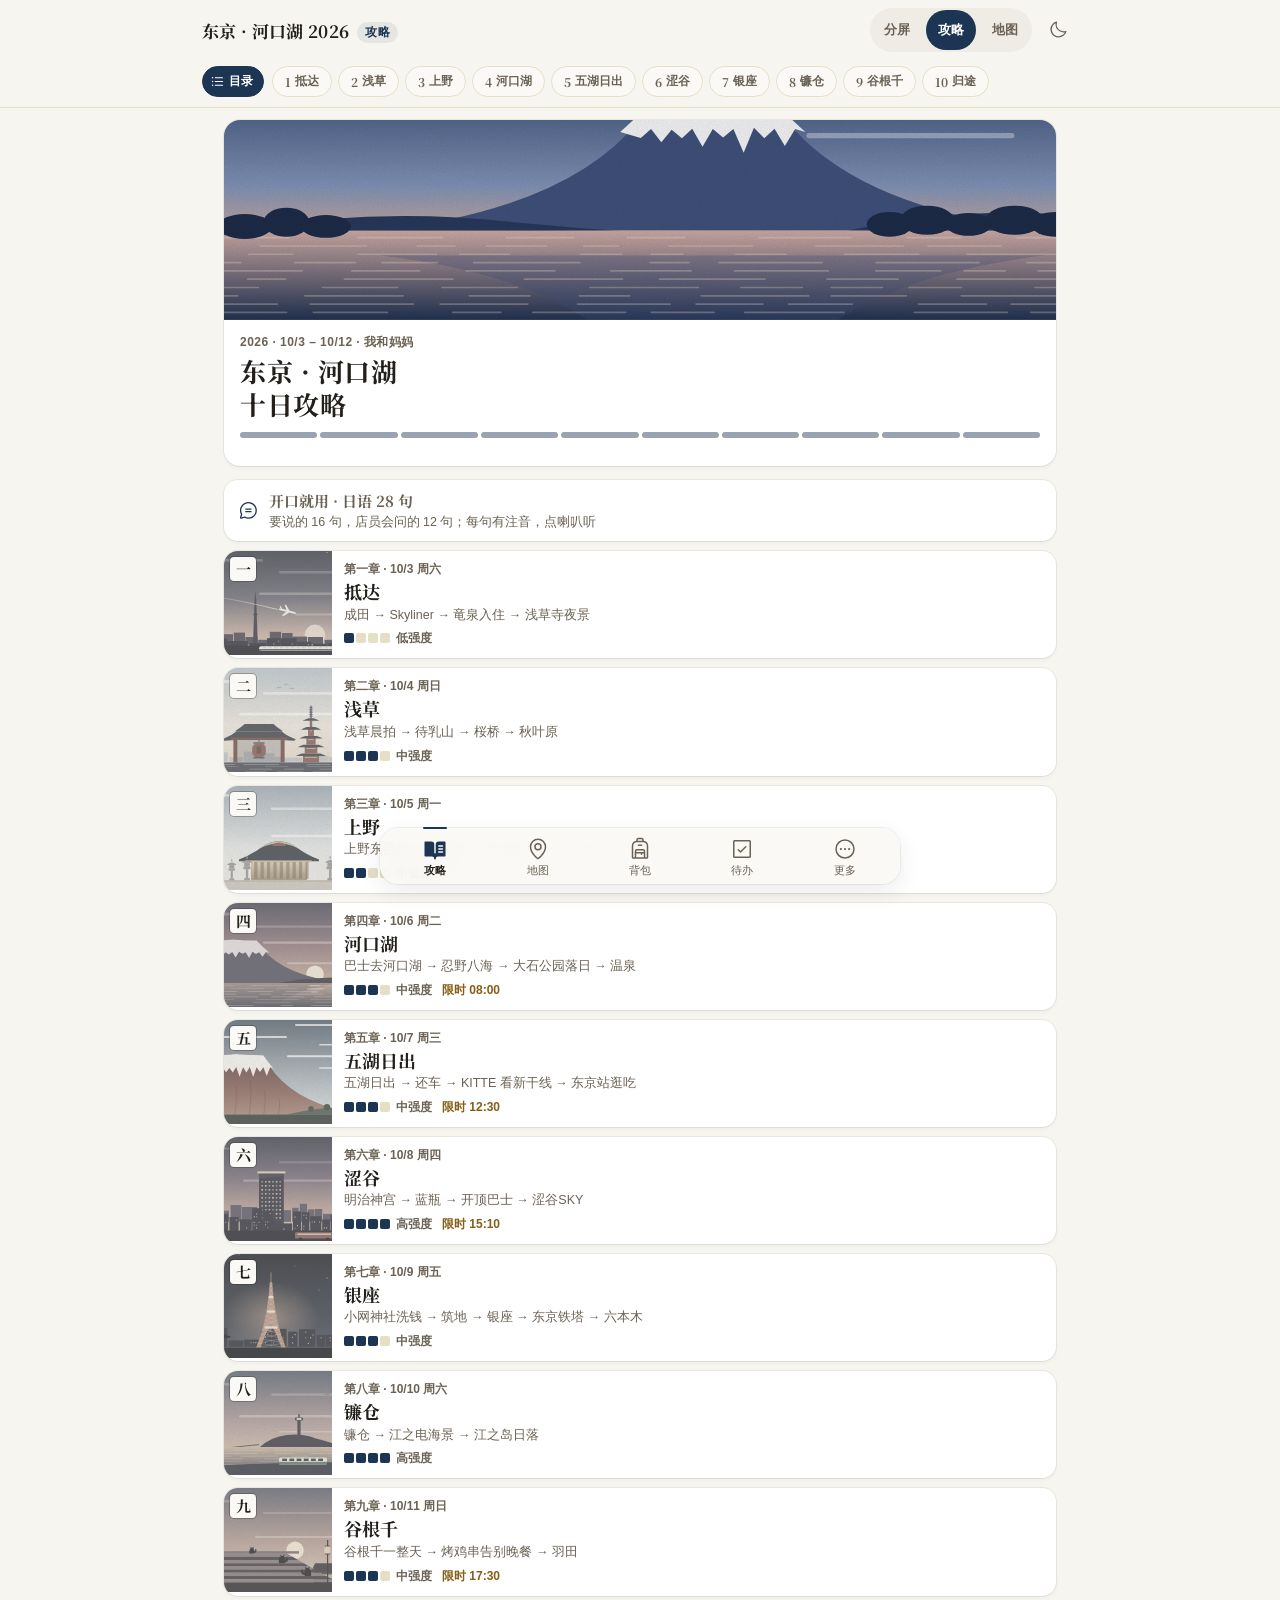
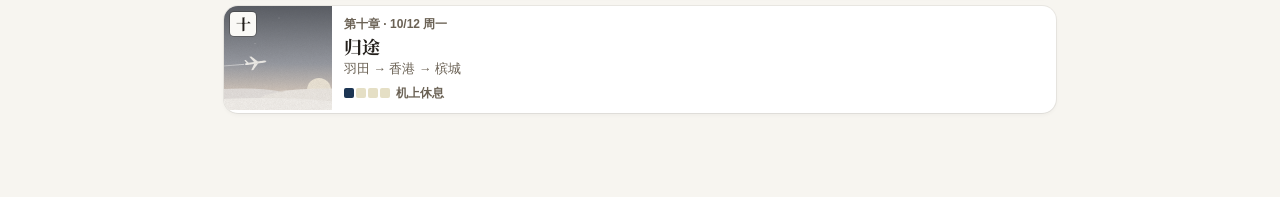
<file: companion.html>
<!doctype html>
<html lang="zh-CN">
<head>
<meta charset="utf-8" />
<meta name="viewport" content="width=device-width, initial-scale=1, viewport-fit=cover" />
<title>攻略 · 东京 · 河口湖 2026</title>
<meta name="theme-color" content="#F7F5F0" />
<link rel="manifest" href="manifest.json" />
<link rel="apple-touch-icon" href="icons/icon-180.png" />
<link rel="icon" href="icons/icon.svg" type="image/svg+xml" />
<meta name="apple-mobile-web-app-capable" content="yes" />
<meta name="apple-mobile-web-app-title" content="东京 2026" />
<script>
// 与手册共用 tokyo_theme、tokyo_text_size（大字）：在任一页切换，另一页跟着走
try {
  const savedTheme = localStorage.getItem('tokyo_theme');
  const t = savedTheme || (matchMedia('(prefers-color-scheme: dark)').matches ? 'dark' : 'light');
  document.documentElement.dataset.theme = t;
  document.querySelector('meta[name="theme-color"]').content = t === 'dark' ? '#0e1116' : '#F7F5F0';
  if (localStorage.getItem('tokyo_text_size') === 'large') document.documentElement.dataset.textSize = 'large';
} catch (e) {}
</script>
<link rel="preconnect" href="https://fonts.googleapis.com">
<link rel="preconnect" href="https://fonts.gstatic.com" crossorigin>
<link rel="stylesheet" href="tabbar.css?v=9">
<link href="https://fonts.googleapis.com/css2?family=Noto+Serif+SC:wght@700&display=swap" rel="stylesheet">
<style>
  :root {
    --bg: #F7F5F0;
    --paper: #FAF9F6;
    --card-bg: #FFFFFF;
    --ink: #231F1B;
    --muted: #6B6255;
    --grid: #E5DFC5;
    --ai: #1C3553;
    --ai-soft: rgba(28, 53, 83, 0.08);
    --shu: #C2412D;
    --shu-ink: #B03A27;
    --shu-soft: rgba(194, 65, 45, 0.08);
    --matcha: #506628;
    --matcha-soft: rgba(80, 102, 40, 0.1);
    --kin: #855E16;
    --kin-soft: rgba(133, 94, 22, 0.08);
    /* 卡片的边：三层很淡的阴影代替 1px 线（一圈细环 + 贴身一层 + 远一点一层） */
    --shadow: 0 0 0 1px oklch(0 0 0 / 0.06), 0 1px 2px -1px oklch(0 0 0 / 0.06), 0 2px 4px 0 oklch(0 0 0 / 0.04);
    --radius: 16px;
    --on-ai: #FFFFFF;
    --chip-bg: #EFECE6;
    --chip-bg-2: #EAE6DE;
    --map-bg: #e5e3df;
    --ease: cubic-bezier(.2, 0, 0, 1);
    --bar-bg: rgba(247, 245, 240, 0.96);
    --pin-ring: #FFFFFF;
    --serif: 'Noto Serif SC', 'Songti SC', serif;
    /* 正文用手机自带字体（iPhone 是苹方），跟背包同一套；只下载标题用的 Noto Serif SC 700 */
    --sans: -apple-system, BlinkMacSystemFont, "Segoe UI", "PingFang SC", "Hiragino Sans GB", "Noto Sans SC", "Microsoft YaHei", sans-serif;
    --sans-ja: -apple-system, BlinkMacSystemFont, "Hiragino Sans", "Hiragino Kaku Gothic ProN", "Noto Sans JP", "Yu Gothic", "Meiryo", sans-serif;
  }
  /* 深色：与手册 index.html 的深色色值一致 */
  /* 底栏一直盖在页底（手机 57px；宽屏浮起 16px）：键盘 Tab 到页底的站点时让开它 */
  html { scroll-padding-bottom: calc(72px + env(safe-area-inset-bottom, 0px) + 8px); }
  /* 跳到某张卡时别被顶栏（和限时停靠条）盖住 */
  html { scroll-padding-top: 112px; }
  html:has(.dl-dock.is-on) { scroll-padding-top: 150px; }
  html[data-theme="dark"] {
    color-scheme: dark;
    --bg: #0e1116;
    --paper: #12161c;
    --card-bg: #151a21;
    --ink: #e8ecf1;
    --muted: #aab4c0;
    --grid: #29303a;
    --ai: #8fb3e6;
    --ai-soft: rgba(143, 179, 230, 0.12);
    --shu: #f08a78;
    --shu-ink: #f08a78;
    --shu-soft: rgba(240, 138, 120, 0.12);
    --matcha: #9dbf5a;
    --matcha-soft: rgba(157, 191, 90, 0.12);
    --kin: #d9b25c;
    --kin-soft: rgba(217, 178, 92, 0.12);
    --shadow: 0 0 0 1px oklch(1 0 0 / 0.08); /* 深色底上阴影看不见，只留一圈白环 */
    --on-ai: #0e1116;
    --chip-bg: #1c222b;
    --chip-bg-2: #1c222b;
    --map-bg: #1c222b;
    --bar-bg: rgba(14, 17, 22, 0.94);
    --pin-ring: #151a21;
  }
  * { margin: 0; padding: 0; box-sizing: border-box; -webkit-tap-highlight-color: transparent; }
  body {
    background: var(--bg);
    font-family: var(--sans);
    color: var(--ink);
    -webkit-font-smoothing: antialiased;
    -moz-osx-font-smoothing: grayscale;
    transition: background-color .2s var(--ease), color .2s var(--ease);
  }

  /* ── Sticky Top Bar ── */
  .top-bar {
    position: sticky;
    top: 0;
    z-index: 1000;
    background: var(--bar-bg);
    backdrop-filter: blur(16px);
    -webkit-backdrop-filter: blur(16px);
    border-bottom: 1px solid var(--grid);
  }
  .bar-main {
    display: flex;
    justify-content: space-between;
    align-items: center;
    gap: 8px;
    padding: 8px 12px;
    max-width: 900px;
    margin: 0 auto;
  }
  .view-toggles {
    display: flex;
    flex-shrink: 0;
    gap: 4px;
    background: var(--chip-bg);
    padding: 2px;
    border-radius: 99px;
  }
  .view-btn {
    position: relative;
    border: none;
    background: transparent;
    font-size: 13px;
    font-weight: 700;
    color: var(--muted);
    padding: 0 12px;
    min-height: 40px;
    white-space: nowrap;
    border-radius: 99px;
    cursor: pointer;
    transition: background-color .15s var(--ease), color .15s var(--ease), scale .1s var(--ease);
  }
  .view-btn:active,.theme-btn:active, .route-toggle-btn:active { scale: .96; }
  .view-btn.active {
    background: var(--ai);
    color: var(--on-ai);
  }
  /* 昼 / 夜 切换 */
  /* 顶栏和资料页同一种样子：左边衬线站名，右边昼夜。手机上「行程／地图」在底栏，视图切换只在宽屏出现 */
  .bar-brand { font-family: 'Noto Serif SC', 'Songti SC', serif; font-size: 17px; font-weight: 700; color: var(--ink); letter-spacing: .02em; white-space: nowrap; }
  /* 页名：这一页写「攻略」，资料页写「背包」 */
  .page-tag { display: inline-block; margin-left: 8px; padding: 2px 8px; border-radius: 99px; background: var(--ai-soft); color: var(--ai); font-family: var(--sans); font-size: 12px; font-weight: 800; letter-spacing: .04em; vertical-align: 2px; }
  .bar-right { display: flex; align-items: center; gap: 6px; flex-shrink: 0; }
  @media (max-width: 640px) { .view-toggles { display: none; } }
  .theme-btn {
    position: relative;
    min-width: 40px; min-height: 40px; padding: 0 10px;
    border: 0; border-radius: 99px; background: transparent;
    color: var(--muted); font: inherit; font-size: 13px; font-weight: 700;
    cursor: pointer;
    transition: background-color .15s var(--ease), color .15s var(--ease), scale .1s var(--ease);
  }
  @media (hover: hover) { .theme-btn:hover { background: var(--chip-bg); color: var(--ink); } }
  /* 昼夜：月亮 = 点了变深色，太阳 = 点了变浅色；两个图标叠着，切换时一个缩小模糊淡出、一个长出来（打开页面不播） */
  #theme-toggle { display: grid; place-items: center; }
  #theme-toggle svg { grid-area: 1 / 1; width: 20px; height: 20px; fill: currentColor; }
  html[data-theme="dark"] #theme-toggle .ic-moon, html:not([data-theme="dark"]) #theme-toggle .ic-sun { opacity: 0; scale: .25; filter: blur(4px); }
  /* 用 transition 不用 keyframes：连点两下时图标从当前位置折返，不会跳回起点重播 */
  html[data-motion="ready"] #theme-toggle svg { transition: opacity .3s cubic-bezier(.2,0,0,1), scale .3s cubic-bezier(.2,0,0,1), filter .3s cubic-bezier(.2,0,0,1); }

  /* ── Day Selector Pills ── */
  .day-scroll {
    overflow-x: auto;
    scrollbar-width: none;
    display: flex;
    gap: 6px;
    padding: 6px 12px 10px;
    max-width: 900px;
    margin: 0 auto;
  }
  .day-scroll::-webkit-scrollbar { display: none; }
  .day-pill {
    flex: 0 0 auto;
    padding: 6px 12px;
    background: var(--paper);
    border: 1px solid var(--grid);
    border-radius: 99px;
    font-size: 12px;
    font-weight: 700;
    color: var(--muted);
    cursor: pointer;
    transition: background-color .15s var(--ease), color .15s var(--ease), border-color .15s var(--ease);
    display: flex;
    align-items: center;
    gap: 4px;
  }
  /* 胶囊 30px 高：点击区只上下扩到 44px（左右扩会压住隔壁那天）。
     上 7px / 下 9px（从 1px 边框里面算）刚好落在日期栏的内边距里，不会让它多出竖向滚动 */
  .day-pill { position: relative; }
  .day-pill::after { content: ""; position: absolute; inset: -7px 0 -9px; }
  .day-pill.active {
    background: var(--ai);
    color: var(--on-ai);
    border-color: var(--ai);
    box-shadow: 0 2px 8px rgba(28, 53, 83, 0.25);
  }

  /* ── Main Layout Container ── */
  .content-wrap {
    max-width: 860px;
    margin: 0 auto;
    padding: 12px 14px;
  }

  /* ── Map Container ── */
  .map-card {
    background: var(--card-bg);
    border-radius: var(--radius);
    overflow: hidden;
    margin-bottom: 16px;
    box-shadow: var(--shadow);
  }
  .map-card.collapsed {
    display: none;
  }
  .map-header {
    padding: 8px 14px;
    background: var(--paper);
    border-bottom: 1px solid var(--grid);
    display: flex;
    justify-content: space-between;
    align-items: center;
    font-size: 12px;
    font-weight: 700;
    color: var(--muted);
    gap: 8px;
  }
  .map-actions {
    display: flex;
    flex: 1;
    gap: 6px;
    align-items: center;
  }
  .map-actions > a { margin-left: auto; }
  .route-toggle-btn {
    position: relative;
    border: 1px solid var(--grid);
    background: var(--card-bg);
    color: var(--muted);
    font-size: 11px;
    font-weight: 700;
    padding: 3px 8px;
    border-radius: 99px;
    cursor: pointer;
    transition: background-color .15s var(--ease), color .15s var(--ease), border-color .15s var(--ease), scale .1s var(--ease);
  }
  .route-toggle-btn.active {
    background: var(--ai);
    color: var(--on-ai);
    border-color: var(--ai);
  }
  .map-link-btn {
    position: relative;
    display: inline-flex;
    align-items: center;
    gap: 3px;
    font-size: 11px;
    font-weight: 700;
    color: var(--ai); /* 和封面的「全天路线」同色；红色只留给「今天」和「必看」 */
    text-decoration: none;
    padding: 3px 8px;
    border-radius: 99px;
    background: var(--ai-soft);
    transition: scale .1s var(--ease);
  }
  .map-link-btn:active { scale: .96; }
  #map {
    width: 100%;
    height: 270px;
    background: var(--map-bg);
  }
  @media (min-width: 640px) {
    #map { height: 340px; }
  }
  /* 地图载入失败（没网、key 被拒、当日额度用完）：收成一行提示，别留一个空框占半个屏幕。
     setViewMode 会给 #map 写行内高度，所以这里要 !important 才盖得过 */
  .map-off #map { height: auto !important; background: none; }
  .map-off .route-toggle-btn { display: none; }
  .map-fail { margin: 0; padding: 10px 16px 12px; font-size: 13px; line-height: 1.6; color: var(--muted); text-wrap: pretty; }


  /* ── Day Summary Header Card ── */
  
  .day-hero-card {
    background: var(--card-bg);
    border-radius: var(--radius);
    padding: 14px 16px;
    margin-bottom: 16px;
    box-shadow: var(--shadow);
    overflow: hidden;
  }
  /* 当天的插画（和资料页同一套 img/illo/），贴满卡片顶部；地面在底部，所以从底部对齐 */
  .hero-illo { margin: -14px -16px 12px; height: min(170px, calc((100vw - 30px) * .325)); background: var(--chip-bg); } /* 手机上整张画刚好放下（800:260），宽屏最高 170px、裁掉天空；不用 aspect-ratio + max-height，那样宽屏会把画挤窄 */
  .hero-illo img { display: block; width: 100%; height: 100%; object-fit: cover; object-position: center bottom; }
  html[data-theme="dark"] .hero-illo img { filter: brightness(.8) saturate(.9); }
  .hero-count {
    font-size: 12px; font-weight: 800; padding: 2px 8px; border-radius: 99px;
    background: var(--ai-soft); color: var(--ai); font-variant-numeric: tabular-nums;
  }
  .hero-meta {
    display: flex;
    align-items: center;
    gap: 8px;
    margin-bottom: 6px;
    flex-wrap: wrap;
  }
  .hero-title {
    font-size: 17px;
    font-weight: 800;
    color: var(--ink);
    line-height: 1.35;
    margin-bottom: 6px;
    text-wrap: balance;
    word-break: keep-all; overflow-wrap: anywhere; /* 只在空格、→ 两边换行，「开顶巴士」不会拆成两行 */
  }
  /* 下一站：卡片内边距 14px，圆角 16 - 6 ≈ 10px 保持同心 */
  .hero-next {
    display: flex; flex-direction: column; align-items: flex-start; gap: 2px;
    width: 100%; min-height: 44px; margin: 4px 0 8px; padding: 8px 12px;
    border: 0; border-radius: 10px; background: var(--chip-bg); color: var(--ink);
    font: inherit; text-align: left; cursor: pointer;
    transition: scale .1s var(--ease), background-color .15s var(--ease);
  }
  .hero-next[hidden] { display: none; }
  .hero-next:active { scale: .98; } /* 整行宽的条，.96 缩得太明显，和 .node-card 的 .99 同理 */
  .hero-next:focus-visible { outline: 2px solid var(--ai); outline-offset: 2px; }
  .hn-when {
    display: inline-flex; align-items: center; gap: 4px;
    font-size: 12px; font-weight: 700; color: var(--ai);
    font-variant-numeric: tabular-nums;
  }
  .hn-when .ph { width: 1.2em; height: 1.2em; }
  .hero-next.is-done { background: var(--ai-soft); }
  .hn-what {
    font-size: 14px; font-weight: 700; line-height: 1.4;
    font-variant-numeric: tabular-nums; text-wrap: pretty;
    word-break: keep-all; overflow-wrap: anywhere;
  }
  /* 死线：这一天有错过就作废的钟点（例如巴士）。金色＝警示，和站点里「!」要点同色 */
  .hero-deadline {
    display: grid; grid-template-columns: auto 1fr; align-items: start; gap: 2px 8px;
    margin: 4px 0 0; padding: 9px 12px; border-radius: 10px;
    background: var(--kin-soft);
  }
  .hero-deadline > .ph { grid-row: span 2; width: 18px; height: 18px; margin-top: 1px; color: var(--kin); }
  .hero-deadline .hd-what, .hero-deadline .hd-left { grid-column: 2; }
  .hero-deadline[hidden] { display: none; }
  .hd-what { font-size: 14px; font-weight: 800; line-height: 1.4; color: var(--ink); text-wrap: pretty; word-break: keep-all; overflow-wrap: anywhere; font-variant-numeric: tabular-nums; }
  .hd-left { font-size: 12px; font-weight: 700; color: var(--kin); white-space: nowrap; font-variant-numeric: tabular-nums; }
  /* 限时停靠：当天还有没到的限时，封面那条滚出顶栏后，它钉在顶栏下面一行（盖在内容上，不挤动页面）；点一下回到封面 */
  .dl-dock {
    position: absolute; left: 0; right: 0; top: 100%;
    display: flex; align-items: center; gap: 8px; width: 100%; min-height: 38px;
    padding: 6px max(16px, calc((100% - 900px) / 2 + 16px));
    border: 0; background: color-mix(in srgb, var(--kin) 12%, var(--paper));
    box-shadow: inset 0 -1px 0 color-mix(in srgb, var(--kin) 28%, transparent), 0 6px 14px -10px rgba(0, 0, 0, .35);
    color: var(--ink); font: inherit; text-align: left; cursor: pointer;
    opacity: 0; translate: 0 -4px; visibility: hidden;
    transition: opacity .18s var(--ease), translate .18s var(--ease), visibility 0s .18s;
  }
  .dl-dock[hidden] { display: none; }
  .dl-dock.is-on { opacity: 1; translate: 0; visibility: visible; transition: opacity .18s var(--ease), translate .18s var(--ease), visibility 0s; }
  .dl-dock .ph { flex: none; width: 1.2em; height: 1.2em; color: var(--kin); }
  .dd-what { flex: 1; min-width: 0; font-size: 13px; font-weight: 800; white-space: nowrap; overflow: hidden; text-overflow: ellipsis; font-variant-numeric: tabular-nums; }
  .dd-left { flex: none; font-size: 12px; font-weight: 800; color: var(--kin); font-variant-numeric: tabular-nums; }
  .dl-dock:focus-visible { outline: 2px solid var(--ai); outline-offset: -2px; }
  .hero-desc {
    font-size: 14px;
    color: var(--muted);
    line-height: 1.65;
    padding-bottom: 4px;
    text-wrap: pretty;
  }
  /* 概要一条一行、交通一步一行：长段落拆开，手机上一眼扫完 */
  ul.hero-desc { list-style: none; margin: 4px 0 6px; padding: 0; display: flex; flex-direction: column; gap: 3px; color: var(--ink); font-variant-numeric: tabular-nums; }
  ul.hero-desc li { position: relative; padding-left: 14px; }
  ul.hero-desc li::before { content: ""; position: absolute; left: 2px; top: .68em; width: 5px; height: 5px; border-radius: 50%; background: var(--muted); }
  ol.hero-transit { margin: 4px 0 6px; padding: 8px 12px 8px 2em; display: flex; flex-direction: column; gap: 2px; text-wrap: pretty; font-variant-numeric: tabular-nums; }
  ol.hero-transit li::marker { font-weight: 700; }
  .hero-transit {
    display: block;
    font-size: 13px;
    font-weight: 500;
    line-height: 1.6;
    color: var(--ai);
    background: var(--ai-soft);
    padding: 8px 12px;
    border-radius: 10px;
    margin: 4px 0 6px;
    width: 100%;
  }
  .hero-route-link {
    display: inline-flex;
    align-items: center;
    gap: 4px;
    font-size: 12px;
    font-weight: 800;
    color: var(--ai);
    background: var(--ai-soft);
    text-decoration: none;
    padding: 6px 12px;
    border-radius: 99px;
    margin-top: 8px;
    position: relative;
    transition: background-color .15s var(--ease), color .15s var(--ease);
  }
  .hero-route-link::after { content: ""; position: absolute; inset: -8px 0; }
  /* 分屏时地图卡已有「Google 路线」，这里只在「行程」视图出现 */
  body:not([data-view="time"]) .hero-route-link { display: none; }
  @media (hover: hover) {
    .hero-route-link:hover { background: var(--ai); color: var(--on-ai); }
  }

  /* ── Timeline Nodes ── */
  .timeline {
    position: relative;
    padding-left: 28px;
  }
  .timeline::before {
    content: '';
    position: absolute;
    top: 14px;
    bottom: 14px;
    left: 11px;
    width: 2px;
    background: var(--grid);
    border-radius: 2px;
  }
  .node-item {
    position: relative;
    margin-bottom: 16px;
    cursor: pointer;
  }
  .node-dot {
    position: absolute;
    left: -28px;
    top: 14px;
    width: 24px;
    height: 24px;
    border-radius: 50%;
    background: var(--card-bg);
    border: 2px solid var(--ai);
    color: var(--ai);
    padding: 0;
    font: inherit;
    font-size: 11px;
    font-weight: 800;
    cursor: pointer;
    display: flex;
    align-items: center;
    justify-content: center;
    box-shadow: 0 2px 5px rgba(0,0,0,0.1);
    z-index: 2;
    transition: background-color .2s var(--ease), border-color .2s var(--ease), color .2s var(--ease), transform .2s var(--ease);
  }
  .node-dot:focus-visible { outline: 2px solid var(--ai); outline-offset: 2px; }
  /* 圆点 24px：点击区扩到 44px，右边压进卡片 6px 无妨，点卡片也是「在地图上看这一站」 */
  .node-dot::after { content: ""; position: absolute; inset: 50% auto auto 50%; width: 44px; height: 44px; transform: translate(-50%, -50%); }
  .node-item.hero .node-dot {
    border-color: var(--shu);
    color: var(--shu);
  }
  /* 选中 = 靛蓝；红色只留给「必看」(.hero)，两者要分得开 */
  /* 走过的站：圆点换淡色，一眼分出「已经过了」；卡片文字不淡化，晚点了照样看得清 */
  .node-item.is-past:not(.active) .node-dot { border-color: var(--grid); color: var(--muted); box-shadow: none; }
  /* 当天打开：走完的站收成一行，时间轴从「现在」开始 */
  .node-item.is-folded { display: none; }
  .done-fold {
    display: flex; align-items: center; gap: 6px; width: 100%; min-height: 44px; margin: 0 0 16px; padding: 0 14px;
    border: 1px dashed var(--grid); border-radius: 12px; background: none; color: var(--muted);
    font: inherit; font-size: 13px; font-weight: 700; text-align: left; cursor: pointer;
    transition: background-color .15s var(--ease);
  }
  .done-fold:focus-visible { outline: 2px solid var(--ai); outline-offset: 2px; }
  @media (hover: hover) { .done-fold:hover { background: var(--ai-soft); } }
  .node-item.active .node-dot {
    background: var(--ai);
    border-color: var(--ai);
    color: var(--on-ai);
    transform: scale(1.15);
  }

  .node-card {
    background: var(--card-bg);
    border-radius: 14px;
    padding: 12px 14px;
    box-shadow: var(--shadow);
    transition: scale .15s var(--ease), box-shadow .15s var(--ease);
  }
  .node-item.active .node-card {
    box-shadow: 0 0 0 1px var(--ai), 0 4px 18px color-mix(in srgb, var(--ai) 15%, transparent);
  }
  /* 现在这一站：靛蓝框，和手册的「现在」卡一样 */
  .node-item.is-now .node-card {
    box-shadow: 0 0 0 2px var(--ai), var(--shadow);
  }
  .node-card:active {
    scale: .99;
  }
  /* 攻略视图没有地图：卡片本身不是按钮，不变手形、按下不缩 */
  body[data-view="time"] .node-item { cursor: auto; }
  body[data-view="time"] .node-card:active { scale: none; }

  .node-top {
    display: flex;
    justify-content: space-between;
    align-items: flex-start;
    gap: 8px;
    margin-bottom: 4px;
  }
  .time-badge {
    font-size: 12px;
    font-weight: 800;
    color: var(--ai);
    background: var(--ai-soft);
    padding: 2px 7px;
    border-radius: 6px;
    letter-spacing: .02em;
    display: inline-flex;
    align-items: center;
    gap: 4px;
    font-variant-numeric: tabular-nums;
  }
  .ph { width: 1.2em; height: 1.2em; flex: none; }
  .nav-btn .ph { width: 1.25em; height: 1.25em; }
  a.tel { display: inline-flex; align-items: center; gap: 3px; color: var(--ai); font-weight: 700; text-decoration: underline; text-underline-offset: 2px; white-space: nowrap; }
  a.tel .ph { width: 1.1em; height: 1.1em; }
  .node-when {
    display: flex;
    flex-wrap: wrap;
    align-items: center;
    gap: 4px 8px;
    min-width: 0;
  }
  .node-tag {
    font-size: 12px;
    font-weight: 700;
    color: var(--ai);
    line-height: 1.4;
  }
  .node-item.hero .time-badge {
    color: var(--shu);
    background: var(--shu-soft);
  }

  .nav-btn {
    position: relative;
    display: inline-flex;
    align-items: center;
    gap: 3px;
    font-size: 11px;
    font-weight: 700;
    color: var(--on-ai);
    background: var(--ai);
    text-decoration: none;
    padding: 4px 9px 4px 6px; /* 图标侧收 3px：箭头图形自带留白，等宽内边距看起来偏右 */
    border-radius: 99px;
    flex-shrink: 0;
    transition: background-color .15s var(--ease), opacity .15s var(--ease), scale .1s var(--ease);
  }
  .nav-btn:active { scale: .96; }
  .view-btn::after, .theme-btn::after, .route-toggle-btn::after, .map-link-btn::after {
    content: ""; position: absolute; inset: 50% auto auto 50%;
    width: 44px; height: 44px; transform: translate(-50%, -50%);
  }
  /* 导航钮在可点的站点卡片里：只往上、左右扩，不压住下方站名（误触会跳出到 Google Maps）。
     往上 20px 凑满 44px 高：会伸出卡片顶 7px，落在两张卡片之间的空隙里 */
  .nav-btn::after { content: ""; position: absolute; inset: -20px -6px 0; }
  @media (hover: hover) { .nav-btn:hover { opacity: .9; } }
  .node-name {
    font-size: 15px;
    font-weight: 800;
    color: var(--ink);
    line-height: 1.35;
    margin-bottom: 4px;
    text-wrap: balance;
    word-break: keep-all; overflow-wrap: anywhere;
  }
  .node-name-sub {
    font-size: 12px;
    color: var(--muted);
    font-weight: 500;
    margin-bottom: 6px;
    text-wrap: pretty;
    font-variant-numeric: tabular-nums;
  }
  /* 一站 = 站名 + 几条要点（永远看得到，一条一行）+ 收起的详情 */
  .node-key,
  .node-more ul {
    list-style: none;
    margin: 0 0 2px;
    padding: 0;
    display: flex;
    flex-direction: column;
    gap: 3px;
    font-size: 14px;
    line-height: 1.6;
    color: var(--ink);
    text-wrap: pretty;
    overflow-wrap: anywhere;
    font-variant-numeric: tabular-nums;
  }
  .node-key li,
  .node-more li {
    position: relative;
    padding-left: 14px;
  }
  .node-key li::before,
  .node-more li::before {
    content: "";
    position: absolute;
    left: 2px;
    top: .68em;
    width: 5px;
    height: 5px;
    border-radius: 50%;
    background: var(--muted);
  }
  /* 注意事项：墨色粗体 + 金色荧光笔底线，和手册一致。红色只留给「今天」和「必看」 */
  .node-key li.kw { color: var(--ink); font-weight: 700; }
  .node-key li.kw::before { background: var(--kin); }
  .node-key li.kw > span {
    background: linear-gradient(transparent 58%, color-mix(in srgb, var(--kin) 26%, transparent) 0);
    -webkit-box-decoration-break: clone; box-decoration-break: clone;
  }
  /* summary 保持 44px 触控高度，但吃掉一部分卡片内边距，免得底部空一大块 */
  .node-more { margin: -4px 0 -10px; }
  .node-more > summary {
    display: inline-flex;
    align-items: center;
    gap: 6px;
    min-height: 44px;
    cursor: pointer;
    list-style: none;
    font-size: 12px;
    font-weight: 700;
    color: var(--ai);
    -webkit-tap-highlight-color: transparent;
  }
  .node-more > summary::-webkit-details-marker { display: none; }
  .node-more > summary::after {
    content: "";
    width: .45em; height: .45em;
    border-right: 2px solid; border-bottom: 2px solid;
    rotate: 45deg; translate: 0 -.15em;
    transition: rotate .15s var(--ease), translate .15s var(--ease);
  }
  .node-more[open] > summary::after { rotate: 225deg; translate: 0 .15em; }
  .node-more > summary:focus-visible { outline: 2px solid var(--ai); outline-offset: 2px; border-radius: 4px; }
  .node-more ul { gap: 6px; margin-bottom: 8px; }
  .node-more strong { font-weight: 700; }

  /* ── 小动效：用 Phosphor 同一图标的不同字重表达状态，形状不变只换墨量 ──
     电脑（能悬停）：悬停一站，交通图标浮出 Duotone 底色；导航箭头往右上探一下；日落图标的太阳先沉下去给你看。
     手机（点按）：按住时同样浮出底色；「现在」那一站的圆点慢慢呼吸；换天时太阳从高处落到此刻的位置。
     全部只在 html[data-motion="ready"]（首屏画完）之后才开；状态本身都另有文字或颜色，不只靠动效。 */
  .ph-tone { opacity: 0; }
  /* 分类图标：餐食、咖啡用金色，饿的时候一眼找到；其余跟时间胶囊同色 */
  .time-badge .cat-meal, .time-badge .cat-cafe { color: var(--kin); }
  html[data-motion="ready"] .ph-tone { transition: opacity .15s var(--ease); }
  html[data-motion="ready"] .nav-btn .ph { transition: translate .2s cubic-bezier(.2,0,0,1); }
  .node-card:active .time-badge .ph-tone, .nav-btn:active .ph-tone { opacity: .25; }
  @media (hover: hover) {
    .node-card:hover .time-badge .ph-tone { opacity: .25; }
    .nav-btn:hover .ph-tone { opacity: .3; }
    .nav-btn:hover .ph { translate: 1.5px -1.5px; }
  }

  /* 「现在」：当天、时间落在这一站里。圆点外一圈慢呼吸，旁边写「现在」 */
  .node-item.is-now .time-badge .ph-tone { opacity: .25; }
  .node-item.is-now .node-dot::before {
    content: ""; position: absolute; inset: -2px; border-radius: 50%;
    border: 2px solid var(--ai); opacity: .4; pointer-events: none;
  }
  html[data-motion="ready"] .node-item.is-now .node-dot::before { animation: now-breathe 2.8s cubic-bezier(.2,0,0,1) infinite; }
  @keyframes now-breathe { 0% { opacity: .55; scale: 1; } 70%, 100% { opacity: 0; scale: 1.9; } }
  .now-tag {
    display: inline-flex; align-items: center; gap: 4px;
    font-size: 12px; font-weight: 800; color: var(--ai); letter-spacing: .02em;
    font-variant-numeric: tabular-nums; /* 「还剩 35 分」每 30 秒变，数字等宽才不跳 */
  }
  .now-tag::before { content: ""; width: 6px; height: 6px; border-radius: 50%; background: currentColor; }
  html[data-motion="ready"] .now-tag { animation: now-in .25s cubic-bezier(.2,0,0,1); }
  @keyframes now-in { from { opacity: 0; translate: 0 4px; } }

  /* 线香：现在这一站的上边框是一炷香，从这一站开始烧到下一站开始（或写明的结束钟点）。
     烧过的一段成灰（虚线），香头是朱色的火点，冒一缕烟；还剩多久写在「现在」旁边，不只靠这条线。
     封面路线条上，现在这一站到下一站的那段连线也一样烧。 */
  .node-item.is-now .node-card { position: relative; }
  .incense { --burn: 0; position: absolute; top: -2px; left: 14px; right: 14px; height: 2px; pointer-events: none; container-type: inline-size; }
  .incense::before {
    content: ""; position: absolute; inset: 0; clip-path: inset(0 calc(100% - var(--burn) * 100%) 0 0);
    background: repeating-linear-gradient(90deg, color-mix(in srgb, var(--muted) 50%, transparent) 0 2px, transparent 2px 5px) var(--card-bg);
  }
  /* 香头是一个零宽的点，按香的长度（100cqw）挪；整条宽度去挪会伸出卡片，整页被撑宽 */
  .incense-tip { position: absolute; top: 0; bottom: 0; left: 0; width: 0; translate: calc(var(--burn) * 100cqw) 0; }
  .incense i, .rs-stop.is-next::after {
    position: absolute; width: 6px; height: 6px; margin: -3px 0 0 -3px; border-radius: 50%; background: var(--shu);
    box-shadow: 0 0 0 2px color-mix(in srgb, var(--shu) 22%, transparent), 0 0 8px 1px color-mix(in srgb, var(--shu) 45%, transparent);
  }
  .incense i { top: 1px; left: 0; }
  .incense svg {
    position: absolute; bottom: 4px; left: 0; width: 10px; height: 13px; margin-left: -4px; overflow: visible;
    fill: none; stroke: var(--muted); stroke-width: 1.2; stroke-linecap: round; opacity: .6;
    -webkit-mask-image: linear-gradient(to top, #000 25%, transparent); mask-image: linear-gradient(to top, #000 25%, transparent);
  }
  /* 路线条：两个圆之间露出来的连线是 17px 到 43px 这 26px */
  .rs-stop.is-next { --burn: 0; }
  .rs-stop.is-next::before { background: linear-gradient(90deg, color-mix(in srgb, var(--ai) 45%, transparent) calc(17px + var(--burn) * 26px), var(--grid) 0); }
  .rs-stop.is-next::after { content: ""; top: 17px; left: -13px; translate: calc(var(--burn) * 26px) 0; z-index: 1; }
  html[data-motion="ready"] .incense::before { transition: clip-path 1s cubic-bezier(.2,0,0,1); }
  html[data-motion="ready"] .incense-tip, html[data-motion="ready"] .rs-stop.is-next::after { transition: translate 1s cubic-bezier(.2,0,0,1); }

  /* 日落／日出：--sun-y 是太阳相对地平线的高度（负 = 在上面），--sun-w 是暖度（0 金 → 1 朱） */
  .sun-chip {
    --sun-y: 0; --sun-w: 0;
    display: inline-flex; align-items: center; gap: 4px;
    font-size: 12px; font-weight: 700; font-variant-numeric: tabular-nums;
    color: color-mix(in srgb, var(--shu) calc(var(--sun-w) * 100%), var(--kin));
  }
  .sun-ico { width: 1.35em; height: 1.35em; flex: none; overflow: visible; }
  .sun-ico path, .sun-ico circle { fill: none; stroke: currentColor; stroke-width: 16; stroke-linecap: round; }
  .sun-ico .sun-tone { fill: currentColor; fill-opacity: .2; stroke: none; }
  .sun-disc { translate: 0 calc(var(--sun-y) * 1px); }
  .sun-rays { opacity: clamp(0, calc(1 - var(--sun-y) / 24), 1); }
  html[data-motion="ready"] .sun-disc { transition: translate 1.2s cubic-bezier(.2,0,0,1); }
  html[data-motion="ready"] .sun-rays { transition: opacity .6s var(--ease); }
  html[data-motion="ready"] .sun-chip { transition: color 1.2s var(--ease); }
  /* 电脑悬停：太阳先沉下去让你预览「落日」，移开再升回来 */
  @media (hover: hover) {
    .node-card:hover .sun-chip[data-kind="set"] .sun-disc { translate: 0 calc((var(--sun-y) + 30) * 1px); }
    .node-card:hover .sun-chip[data-kind="set"] .sun-rays { opacity: 0; }
    .node-card:hover .sun-chip[data-kind="rise"] .sun-disc { translate: 0 calc((var(--sun-y) - 30) * 1px); }
  }

  /* ══ 攻略：把 10 天当成一本 10 章的攻略本 ══
     目录（章节选择）→ 每章封面（题签＋简报＋路线条）→ 逐站卡片（分支、彩蛋、歇脚）→ 章末（下一章）。
     颜色照旧：靛蓝＝能点、主色；红＝今天、必看；金＝限时、警示；抹茶绿＝歇脚（让妈妈坐下来的地方）。 */
  .day-row { display: flex; align-items: center; max-width: 900px; margin: 0 auto; }
  .day-row .day-scroll {
    flex: 1; min-width: 0; margin: 0; padding-left: 8px;
  }
  .toc-btn {
    position: relative; flex: none; display: inline-flex; align-items: center; gap: 4px;
    margin: 6px 0 10px 12px; padding: 6px 10px 6px 7px; border: 1px solid var(--grid); border-radius: 99px; /* 图标侧收 3px：视觉居中 */
    background: var(--paper); color: var(--ink); font: inherit; font-size: 12px; font-weight: 800; cursor: pointer;
    transition: background-color .15s var(--ease), color .15s var(--ease), border-color .15s var(--ease), scale .1s var(--ease);
  }
  .toc-btn .ph { width: 1.25em; height: 1.25em; }
  .toc-btn::after { content: ""; position: absolute; inset: -7px -4px -9px; }
  .toc-btn:active { scale: .96; }
  .toc-btn[aria-pressed="true"] { background: var(--ai); color: var(--on-ai); border-color: var(--ai); }
  .toc-btn:focus-visible, .day-pill:focus-visible { outline: 2px solid var(--ai); outline-offset: 2px; }
  .dp-no { font-family: var(--serif); font-weight: 700; font-variant-numeric: tabular-nums; }
  /* 今天那一章：胶囊右上一个红点（红色只给「今天」） */
  .dp-today { width: 6px; height: 6px; border-radius: 50%; background: var(--shu); margin-left: 1px; }
  .day-pill.active .dp-today { background: var(--on-ai); }

  /* ── 目录 ── */
  .toc[hidden] { display: none; }
  .toc-cover {
    background: var(--card-bg); border-radius: var(--radius);
    box-shadow: var(--shadow); overflow: hidden; margin-bottom: 14px;
  }
  .toc-cover-art { height: min(200px, calc((100vw - 30px) * .325)); background: var(--chip-bg); }
  .toc-cover-art img { display: block; width: 100%; height: 100%; object-fit: cover; object-position: center bottom; }
  html[data-theme="dark"] .toc-cover-art img, html[data-theme="dark"] .toc-art img, html[data-theme="dark"] .ch-next-art img { filter: brightness(.8) saturate(.9); }
  .toc-cover-body { padding: 14px 16px 16px; }
  .toc-kicker { font-size: 12px; font-weight: 700; color: var(--muted); letter-spacing: .04em; font-variant-numeric: tabular-nums; }
  .toc-title { font-family: var(--serif); font-size: 26px; font-weight: 700; line-height: 1.25; letter-spacing: .02em; margin: 4px 0 12px; text-wrap: balance; }
  /* 十格进度：走过的章淡靛蓝，今天红，没到的灰 */
  .toc-rail { display: grid; grid-template-columns: repeat(10, 1fr); gap: 3px; margin-bottom: 12px; }
  .toc-rail i { height: 6px; border-radius: 3px; background: var(--grid); }
  .toc-rail i.past { background: color-mix(in srgb, var(--ai) 45%, transparent); }
  .toc-rail i.today { background: var(--shu); }
  .toc-go {
    display: flex; align-items: center; justify-content: space-between; gap: 8px; width: 100%; min-height: 48px;
    padding: 8px 9px 8px 14px; border: 0; border-radius: 12px; background: var(--ai); color: var(--on-ai); /* 箭头侧收 5px：视觉居中 */
    font: inherit; font-size: 14px; font-weight: 800; text-align: left; cursor: pointer; transition: scale .1s var(--ease);
  }
  .toc-go:active { scale: .98; }
  .toc-go .ph { width: 1.2em; height: 1.2em; }
  .toc-go small { display: block; font-size: 12px; font-weight: 700; opacity: .85; font-variant-numeric: tabular-nums; }
  .toc-pro:focus-visible, .toc-go:focus-visible, .toc-ch:focus-visible, .ch-next:focus-visible, .ch-nav button:focus-visible, .rs-btn:focus-visible, .brief-go:focus-visible { outline: 2px solid var(--ai); outline-offset: 2px; }
  .toc-pro {
    display: flex; align-items: center; gap: 10px; width: 100%; min-height: 56px; margin: 0 0 10px; padding: 10px 14px;
    border: 0; border-radius: 14px; background: var(--card-bg); box-shadow: var(--shadow); color: var(--ink); font: inherit; text-align: left; cursor: pointer; text-decoration: none;
    transition: background-color .15s var(--ease), scale .15s var(--ease);
  }
  .toc-pro:active { scale: .99; } /* 实线卡，和下面的章节卡一样能按；虚线只留给「已走完 N 站」这种收起的东西 */
  @media (hover: hover) { .toc-pro:hover { background: var(--ai-soft); } }
  .toc-pro .ph { width: 1.3em; height: 1.3em; color: var(--ai); flex: none; }
  .toc-pro b { display: block; font-family: var(--serif); font-size: 15px; }
  .toc-pro span { font-size: 12.5px; color: var(--muted); line-height: 1.5; }
  .toc-list { list-style: none; margin: 0; padding: 0; display: flex; flex-direction: column; gap: 10px; }
  .toc-ch {
    display: grid; grid-template-columns: 108px 1fr; width: 100%; padding: 0;
    border: 0; border-radius: 14px; background: var(--card-bg); box-shadow: var(--shadow);
    overflow: hidden; color: inherit; font: inherit; text-align: left; cursor: pointer;
    transition: scale .15s var(--ease), border-color .15s var(--ease);
  }
  .toc-ch:active { scale: .99; }
  .toc-art { position: relative; min-height: 104px; background: var(--chip-bg); }
  .toc-art img { position: absolute; inset: 0; width: 100%; height: 100%; object-fit: cover; object-position: 72% bottom; }
  /* 走过的章：画褪一点色，像读过的书页；文字照样清楚 */
  .toc-ch.is-past .toc-art img { filter: grayscale(.7) opacity(.75); }
  .toc-num {
    position: absolute; top: 6px; left: 6px; min-width: 26px; padding: 3px 5px; border-radius: 4px;
    background: var(--paper); color: var(--ink); font-family: var(--serif); font-size: 15px; font-weight: 700; line-height: 1.2; text-align: center;
    box-shadow: 0 0 0 1px color-mix(in srgb, var(--ink) 30%, transparent);
  }
  .toc-body { display: flex; flex-direction: column; gap: 2px; min-width: 0; padding: 10px 12px 11px; }
  .toc-no { display: flex; align-items: center; gap: 6px; font-size: 12px; font-weight: 700; color: var(--muted); font-variant-numeric: tabular-nums; }
  .toc-today { padding: 0 6px; border-radius: 99px; background: var(--shu-soft); color: var(--shu-ink); font-size: 11px; font-weight: 800; line-height: 1.6; }
  .toc-name { font-family: var(--serif); font-size: 18px; font-weight: 700; line-height: 1.3; }
  .toc-route {
    font-size: 12.5px; line-height: 1.5; color: var(--muted); word-break: keep-all; overflow-wrap: anywhere;
    display: -webkit-box; -webkit-line-clamp: 2; -webkit-box-orient: vertical; overflow: hidden;
  }
  .toc-meta { display: flex; flex-wrap: wrap; align-items: center; gap: 4px 10px; margin-top: 4px; font-size: 12px; font-weight: 700; color: var(--muted); font-variant-numeric: tabular-nums; }
  .toc-dl { color: var(--kin); }
  .toc-ch.is-today { box-shadow: 0 0 0 2px var(--shu), var(--shadow); }

  /* ── 章节封面：插画左上角贴一张「题签」，像线装书封面 ── */
  .hero-illo { position: relative; }
  .slip {
    position: absolute; top: 8px; left: 12px;
    display: flex; flex-direction: column; align-items: center; gap: 3px;
    padding: 6px 4px 7px; min-width: 30px;
    background: var(--paper); color: var(--ink);
    box-shadow: 0 0 0 1px color-mix(in srgb, var(--ink) 55%, transparent), inset 0 0 0 2px var(--paper), inset 0 0 0 3px color-mix(in srgb, var(--ink) 22%, transparent), 0 2px 6px rgba(0, 0, 0, .12);
    font-family: var(--serif); font-weight: 700; line-height: 1;
  }
  .slip b { font-size: 18px; }
  .slip span { writing-mode: vertical-rl; font-size: 12px; letter-spacing: .1em; color: var(--muted); padding-top: 3px; border-top: 1px solid var(--grid); }
  .ch-line { font-size: 12px; font-weight: 700; color: var(--muted); letter-spacing: .04em; font-variant-numeric: tabular-nums; }

  /* ── 本章简报：出发前、当天第一站开始前是展开的；走起来以后收成一行 ── */
  .brief { margin: 8px 0 0; border-top: 1px solid var(--grid); }
  .brief > summary {
    display: flex; align-items: center; gap: 8px; min-height: 44px; cursor: pointer; list-style: none;
    font-size: 13px; font-weight: 800; color: var(--ink);
  }
  .brief > summary::-webkit-details-marker { display: none; }
  .brief > summary::after, .rain-card > summary::after {
    content: ""; flex: none; width: 6px; height: 6px; margin-left: auto; border: solid var(--muted); border-width: 0 1.5px 1.5px 0;
    rotate: 45deg; translate: 0 -.15em; transition: rotate .2s var(--ease), translate .2s var(--ease);
  }
  .brief[open] > summary::after, .rain-card[open] > summary::after { rotate: 225deg; translate: 0 .15em; }
  .brief > summary:focus-visible { outline: 2px solid var(--ai); outline-offset: 2px; border-radius: 4px; }
  .brief-peek { font-size: 12px; font-weight: 700; color: var(--muted); white-space: nowrap; overflow: hidden; text-overflow: ellipsis; min-width: 0; }
  .brief-list { display: grid; grid-template-columns: auto 1fr; gap: 9px 12px; margin: 0 0 12px; font-size: 14px; line-height: 1.55; }
  .brief-list dt { padding-top: 1px; font-size: 12px; font-weight: 800; color: var(--muted); letter-spacing: .06em; white-space: nowrap; }
  .brief-list dd { margin: 0; min-width: 0; text-wrap: pretty; font-variant-numeric: tabular-nums; }
  .bl-row { display: contents; }
  .brief-goal { font-weight: 700; }
  .stamina { display: inline-flex; gap: 2px; margin-right: 6px; vertical-align: -1px; }
  .stamina i { width: 10px; height: 10px; border-radius: 2px; background: var(--grid); }
  .stamina i.on { background: var(--ai); }
  .gear { display: flex; flex-wrap: wrap; gap: 6px; list-style: none; margin: 0; padding: 0; }
  .gear li { padding: 2px 9px; border-radius: 8px; background: var(--chip-bg); font-size: 13px; line-height: 1.6; }
  .brief-links { display: flex; flex-wrap: wrap; gap: 4px 6px; }
  .brief-go {
    position: relative; display: inline-flex; align-items: center; gap: 4px; min-height: 28px; padding: 0 9px 0 8px; /* 图标侧收 1px：视觉居中 */
    border: 0; border-radius: 99px; font: inherit; font-size: 13px; font-weight: 700; cursor: pointer;
    background: var(--ai-soft); color: var(--ai); transition: scale .1s var(--ease);
  }
  .brief-go::after { content: ""; position: absolute; inset: -8px 0; }
  .brief-go:active { scale: .96; }
  .brief-go .ph { width: 1.1em; height: 1.1em; }
  .brief-go.rest { background: var(--matcha-soft); color: var(--matcha); }
  .brief-go small { font-size: 12px; font-weight: 700; }

  /* ── 路线条：整章一眼看完，走过的一段变靛蓝，点一站跳过去 ── */
  .route-strip {
    margin: 2px -16px 0; padding: 2px 16px 4px; overflow-x: auto; scrollbar-width: none;
  }
  /* 横滑的两排（章节胶囊、路线条）：还有内容的那一边才淡出；滑到头那一边不淡，也不会露出半个字 */
  .day-row .day-scroll, .route-strip {
    --fade-l: 28px; --fade-r: 28px;
    -webkit-mask-image: linear-gradient(90deg, transparent, #000 var(--fade-l), #000 calc(100% - var(--fade-r)), transparent);
    mask-image: linear-gradient(90deg, transparent, #000 var(--fade-l), #000 calc(100% - var(--fade-r)), transparent);
  }
  .day-row .day-scroll[data-edge~="start"], .route-strip[data-edge~="start"] { --fade-l: 0px; }
  .day-row .day-scroll[data-edge~="end"], .route-strip[data-edge~="end"] { --fade-r: 0px; }
  .route-strip::-webkit-scrollbar { display: none; }
  .route-strip ol { display: flex; width: max-content; list-style: none; margin: 0; padding: 0; }
  .rs-stop { position: relative; flex: none; width: 60px; }
  .rs-stop + .rs-stop::before { content: ""; position: absolute; top: 16px; left: -30px; width: 60px; height: 2px; background: var(--grid); }
  .rs-stop.is-past + .rs-stop::before { background: color-mix(in srgb, var(--ai) 45%, transparent); }
  .rs-btn {
    position: relative; display: flex; flex-direction: column; align-items: center; gap: 3px; width: 100%; padding: 0 0 2px;
    border: 0; background: none; color: var(--ink); font: inherit; cursor: pointer;
  }
  .rs-ico {
    position: relative; z-index: 1; display: grid; place-items: center; width: 34px; height: 34px; border-radius: 50%;
    background: var(--card-bg); color: var(--ai); box-shadow: inset 0 0 0 2px color-mix(in srgb, var(--ai) 30%, transparent);
    transition: scale .1s var(--ease), background-color .2s var(--ease), color .2s var(--ease);
  }
  .rs-btn:active .rs-ico { scale: .96; }
  .rs-ico svg { width: 17px; height: 17px; }
  .rs-stop.hero .rs-ico { color: var(--shu); box-shadow: inset 0 0 0 2px color-mix(in srgb, var(--shu) 35%, transparent); }
  .rs-stop.is-past .rs-ico { background: var(--chip-bg); color: var(--muted); box-shadow: none; }
  .rs-stop.is-now .rs-ico { background: var(--ai); color: var(--on-ai); box-shadow: 0 0 0 3px var(--ai-soft); }
  .rs-stop.rest .rs-ico::after { content: ""; position: absolute; right: -1px; bottom: -1px; width: 10px; height: 10px; border-radius: 50%; background: var(--matcha); box-shadow: 0 0 0 2px var(--card-bg); }
  .rs-name { max-width: 58px; font-size: 11.5px; font-weight: 700; line-height: 1.3; white-space: nowrap; overflow: hidden; text-overflow: ellipsis; }
  .rs-time { font-size: 11px; line-height: 1.2; color: var(--muted); font-variant-numeric: tabular-nums; }
  .rs-stop.is-now .rs-name { color: var(--ai); }

  /* ── 逐站卡片：歇脚、分支、彩蛋 ── */
  .rest-chip { display: inline-flex; align-items: center; gap: 3px; padding: 0 7px; border-radius: 99px; background: var(--matcha-soft); color: var(--matcha); font-size: 12px; font-weight: 800; line-height: 1.6; }
  .rest-chip .ph { width: 1.15em; height: 1.15em; }
  .branch { margin: 8px 0 4px; padding: 8px 10px 9px; border-radius: 10px; background: var(--chip-bg); }
  .branch + .branch { margin-top: 6px; }
  .br-q { display: flex; align-items: center; gap: 5px; margin: 0 0 5px; font-size: 12.5px; font-weight: 800; color: var(--ink); }
  .br-q .ph { width: 1.2em; height: 1.2em; color: var(--ai); }
  .branch ul { list-style: none; margin: 0; padding: 0; display: flex; flex-direction: column; gap: 5px; }
  /* 「如果」短：和「就」并排，「就」折行时缩进对齐。「如果」长到「就」剩不到 11 个字宽：「就」换到下一行占满整行，不挤成一条窄栏 */
  .branch li { display: flex; flex-wrap: wrap; align-items: baseline; gap: 3px 8px; font-size: 13.5px; line-height: 1.55; text-wrap: pretty; overflow-wrap: anywhere; font-variant-numeric: tabular-nums; }
  .branch li > span:last-child { flex: 1 1 11em; min-width: 0; }
  .br-if { padding: 0 7px; border-radius: 6px; background: var(--card-bg); color: var(--ai); font-size: 12px; font-weight: 800; line-height: 1.7; }
  .egg { display: flex; gap: 6px; margin: 6px 0 2px; font-size: 13.5px; line-height: 1.55; text-wrap: pretty; }
  .egg .ph { flex: none; width: 1.1em; height: 1.1em; margin-top: .22em; color: var(--ai); }
  .egg b { font-weight: 800; }

  /* ── 点餐卡：卡片里的按钮 + 从底部升起的对话框，日文放大给店员看 ── */
  .card-btns { display: flex; flex-wrap: wrap; gap: 6px; margin: 8px 0 2px; }
  .card-btn {
    position: relative; display: inline-flex; align-items: center; gap: 5px; min-height: 32px; padding: 0 11px 0 8px; /* 图标侧收 3px：视觉居中 */
    border: 1px solid color-mix(in srgb, var(--ai) 35%, transparent); border-radius: 99px; background: var(--card-bg);
    color: var(--ai); font: inherit; font-size: 12.5px; font-weight: 800; cursor: pointer;
    transition: scale .1s var(--ease), background-color .15s var(--ease);
  }
  .card-btn::after { content: ""; position: absolute; inset: -6px -2px; }
  .card-btn:active { scale: .96; }
  .card-btn:focus-visible { outline: 2px solid var(--ai); outline-offset: 2px; }
  @media (hover: hover) { .card-btn:hover { background: var(--ai-soft); } }
  .card-btn .ph { width: 1.2em; height: 1.2em; }
  dialog.oc {
    width: min(100%, 560px); max-width: 100%; max-height: 88dvh; margin: auto auto 0; padding: 0;
    border: 0; border-radius: 20px 20px 0 0; background: var(--card-bg); color: var(--ink);
    box-shadow: 0 -8px 30px rgba(0, 0, 0, .2); overflow: auto; overscroll-behavior: contain;
  }
  dialog.oc::backdrop { background: rgba(20, 18, 15, .45); }
  html[data-motion="ready"] dialog.oc[open] { animation: oc-up .26s cubic-bezier(.2, 0, 0, 1); }
  html[data-motion="ready"] dialog.oc[open]::backdrop { animation: oc-fade .26s cubic-bezier(.2, 0, 0, 1); }
  /* 关闭：下沉一点再淡出，比打开轻（和底栏「更多」抽屉一样）；JS 播完才真的 close() */
  html[data-motion="ready"] dialog.oc[open].is-closing { animation: oc-down .18s cubic-bezier(.2, 0, 0, 1) forwards; }
  html[data-motion="ready"] dialog.oc[open].is-closing::backdrop { animation: oc-out .18s cubic-bezier(.2, 0, 0, 1) forwards; }
  @keyframes oc-up { from { translate: 0 24px; opacity: 0; } }
  @keyframes oc-down { to { translate: 0 12px; opacity: 0; } }
  @keyframes oc-fade { from { opacity: 0; } }
  @keyframes oc-out { to { opacity: 0; } }
  .oc-head {
    position: sticky; top: 0; z-index: 1; display: flex; align-items: center; gap: 8px;
    padding: 10px 8px 8px 16px; background: var(--card-bg); border-bottom: 1px solid var(--grid);
  }
  .oc-head h2 { flex: 1; min-width: 0; margin: 0; font-size: 15px; font-weight: 800; line-height: 1.4; text-wrap: balance; }
  .oc-x { display: grid; place-items: center; flex: none; width: 44px; height: 44px; border: 0; border-radius: 50%; background: none; color: var(--muted); cursor: pointer; }
  .oc-x .ph { width: 1.3em; height: 1.3em; }
  .oc-x:focus-visible, .oc-ph:focus-visible, .oc-dish:focus-visible, .oc-back:focus-visible, .oc-step button:focus-visible { outline: 2px solid var(--ai); outline-offset: 2px; }
  /* 日文按词组换行，不会把「します」拆开（Chrome；Safari 照常） */
  dialog.oc [lang="ja"] { word-break: auto-phrase; text-wrap: pretty; }
  /* 注音：汉字上面一行小假名，给你念出来用；颜色淡一点，店员看的还是大字 */
  dialog.oc [lang="ja"] { font-family: var(--sans-ja); }
  dialog.oc ruby { ruby-align: center; } /* 假名比汉字宽时，汉字挨在一起居中，不被拉开成「会 計」 */
  dialog.oc rt { font-size: max(9px, .5em); font-weight: 600; color: var(--muted); letter-spacing: 0; }
  dialog.oc em rt { color: inherit; }
  .oc-body { padding: 12px 16px calc(20px + env(safe-area-inset-bottom, 0px)); display: flex; flex-direction: column; gap: 10px; }
  .oc-label { margin: 6px 0 0; font-size: 12px; font-weight: 800; color: var(--muted); letter-spacing: .04em; }
  .oc-dish {
    display: block; width: 100%; padding: 12px 14px; border: 0; border-radius: 12px; background: var(--paper); box-shadow: inset 0 0 0 1px var(--grid);
    color: var(--ink); font: inherit; text-align: left; cursor: pointer; transition: scale .1s var(--ease);
  }
  .oc-dish:active { scale: .98; }
  .oc-jp { display: block; font-size: 20px; font-weight: 700; line-height: 1.85; color: var(--ink); }
  .oc-zh { display: block; margin-top: 4px; font-size: 13.5px; line-height: 1.55; color: var(--muted); text-wrap: pretty; }
  .oc-meta { display: flex; justify-content: space-between; align-items: baseline; gap: 10px; margin-top: 6px; font-size: 12.5px; line-height: 1.5; color: var(--muted); }
  .oc-price { flex: none; font-weight: 800; color: var(--ink); font-variant-numeric: tabular-nums; }
  .oc-phrases { display: grid; gap: 8px; }
  /* 一行 = 句子（点了放大）＋ 右边一颗喇叭（点了念出来） */
  .oc-row { display: grid; grid-template-columns: minmax(0, 1fr) auto; gap: 6px; } /* minmax：一句长日文不断行时，也不会把喇叭挤出对话框 */
  .oc-say {
    display: grid; place-items: center; width: 44px; min-height: 44px; border: 0; border-radius: 12px;
    background: var(--ai-soft); color: var(--ai); font: inherit; cursor: pointer; transition: scale .1s var(--ease);
  }
  .oc-say .ph { width: 1.3em; height: 1.3em; }
  .oc-say:active { scale: .96; }
  .oc-say:focus-visible { outline: 2px solid var(--ai); outline-offset: 2px; }
  .oc-say.is-big { display: inline-flex; gap: 6px; width: auto; padding: 0 16px; border-radius: 99px; font-size: 13px; font-weight: 800; }
  /* 店员会问的：问句下面紧跟「你答」，一种说法一行，各有喇叭（慢速，跟着念）；组内 4px、组间 8px */
  .oc-qa { display: grid; gap: 4px; }
  .oc-re {
    display: flex; flex-wrap: wrap; align-items: baseline; gap: 2px 8px; width: 100%; min-height: 44px; padding: 6px 12px; border: 0; border-radius: 12px;
    background: var(--ai-soft); color: var(--ink); font: inherit; font-size: 15px; font-weight: 700; line-height: 1.9; text-align: left; cursor: pointer; transition: scale .1s var(--ease);
  }
  .oc-re:active { scale: .98; }
  .oc-re:focus-visible { outline: 2px solid var(--ai); outline-offset: 2px; }
  .oc-re i { flex: none; padding: 0 6px; border-radius: 6px; background: var(--card-bg); color: var(--ai); font-style: normal; font-size: 11.5px; font-weight: 800; line-height: 1.7; }
  .oc-re small { font-size: 12.5px; font-weight: 400; color: var(--muted); }
  .oc-hint { margin: 2px 0 0; font-size: 13px; line-height: 1.6; color: var(--muted); text-wrap: pretty; }
  .oc-ph {
    display: block; width: 100%; padding: 10px 12px; border: 0; border-radius: 12px; background: var(--chip-bg);
    color: var(--ink); font: inherit; text-align: left; cursor: pointer; transition: scale .1s var(--ease);
  }
  .oc-ph:active { scale: .98; }
  .oc-ph b { display: block; font-size: 18px; font-weight: 700; line-height: 1.85; }
  .oc-ph > span { display: block; font-size: 12.5px; color: var(--muted); }
  /* 放大：一句话占满整个对话框，手机横过来给店员看也清楚；点一下回去 */
  .oc-big {
    display: none; min-height: 60dvh; width: 100%; padding: 24px 20px calc(16px + env(safe-area-inset-bottom, 0px));
    background: var(--card-bg); color: var(--ink); text-align: center; cursor: pointer;
  }
  dialog.oc.is-big .oc-body { display: none; }
  dialog.oc.is-big .oc-big { display: flex; flex-direction: column; align-items: center; justify-content: center; gap: 14px; }
  .oc-big b { font-size: clamp(26px, 8vw, 40px); font-weight: 800; line-height: 1.75; text-wrap: balance; }
  .oc-big em { font-style: normal; color: var(--ai); white-space: nowrap; }
  .oc-big-zh { font-size: 14px; line-height: 1.55; color: var(--muted); text-wrap: pretty; }
  /* 份数：两个大圆钮夹着数字，拇指按得到 */
  .oc-step { display: inline-flex; align-items: center; gap: 6px; margin-top: 4px; padding: 4px; border-radius: 99px; background: var(--chip-bg); cursor: default; }
  .oc-step button {
    display: grid; place-items: center; width: 44px; height: 44px; border: 0; border-radius: 50%;
    background: var(--card-bg); color: var(--ai); font: inherit; font-size: 22px; font-weight: 700; line-height: 1; cursor: pointer;
    box-shadow: 0 1px 2px rgba(0, 0, 0, .08); transition: scale .1s var(--ease), opacity .15s var(--ease);
  }
  .oc-step button:active { scale: .96; }
  .oc-step button:disabled { opacity: .35; cursor: default; box-shadow: none; }
  .oc-step output { min-width: 2.2ch; font-size: 22px; font-weight: 800; font-variant-numeric: tabular-nums; }
  .oc-back { min-height: 44px; padding: 0 16px; border: 0; border-radius: 99px; background: none; color: var(--muted); font: inherit; font-size: 12.5px; font-weight: 700; cursor: pointer; }

  /* ── 雨天攻略（整章的下雨方案，章末一张卡） ── */
  .rain-card { margin: 4px 0 16px; background: var(--card-bg); border-radius: 14px; box-shadow: var(--shadow); padding: 0 14px; }
  .rain-card[hidden] { display: none; }
  .rain-card > summary { display: flex; align-items: center; gap: 10px; min-height: 52px; padding: 12px 0; list-style: none; cursor: pointer; }
  .rain-card > summary::-webkit-details-marker { display: none; }
  .rain-card > summary .ph { width: 1.3em; height: 1.3em; color: var(--ai); flex: none; }
  .rain-card > summary > span { flex: 1; min-width: 0; }
  .rain-card > summary::after { margin-right: 4px; }
  .rain-card > summary b { font-size: 15px; font-weight: 800; }
  .rain-card > summary span { display: block; font-size: 12.5px; color: var(--muted); line-height: 1.5; }
  .rain-card > summary:focus-visible { outline: 2px solid var(--ai); outline-offset: 2px; border-radius: 8px; }
  .rain-body { padding: 0 0 12px; }
  .rain-body h3 { margin: 10px 0 4px; font-size: 13.5px; font-weight: 800; color: var(--ink); }
  .rain-body ul { list-style: none; margin: 0; padding: 0; display: flex; flex-direction: column; gap: 4px; font-size: 14px; line-height: 1.6; text-wrap: pretty; overflow-wrap: anywhere; font-variant-numeric: tabular-nums; }
  .rain-body li { position: relative; padding-left: 14px; }
  .rain-body li::before { content: ""; position: absolute; left: 2px; top: .68em; width: 5px; height: 5px; border-radius: 50%; background: var(--muted); }

  /* ── 章末：第 N 章 · 完，接下一章 ── */
  .ch-end { margin: 8px 0 8px; }
  .ch-end-mark { display: flex; align-items: center; gap: 12px; margin: 0 0 4px; font-family: var(--serif); font-size: 15px; font-weight: 700; color: var(--muted); letter-spacing: .12em; }
  .ch-end-mark::before, .ch-end-mark::after { content: ""; flex: 1; height: 1px; background: var(--grid); }
  .ch-end-sum { margin: 0 0 12px; text-align: center; font-size: 12.5px; color: var(--muted); font-variant-numeric: tabular-nums; }
  .ch-next {
    display: grid; grid-template-columns: 96px 1fr auto; align-items: center; width: 100%; padding: 0 12px 0 0;
    border: 0; border-radius: 14px; background: var(--card-bg); box-shadow: var(--shadow);
    overflow: hidden; color: inherit; font: inherit; text-align: left; cursor: pointer; transition: scale .15s var(--ease);
  }
  .ch-next:active { scale: .99; }
  .ch-next-art { align-self: stretch; min-height: 84px; position: relative; background: var(--chip-bg); }
  .ch-next-art img { position: absolute; inset: 0; width: 100%; height: 100%; object-fit: cover; object-position: 72% bottom; }
  .ch-next-body { display: flex; flex-direction: column; gap: 1px; min-width: 0; padding: 10px 8px 10px 12px; }
  .ch-next-k { font-size: 12px; font-weight: 700; color: var(--ai); font-variant-numeric: tabular-nums; }
  .ch-next-n { font-family: var(--serif); font-size: 16px; font-weight: 700; }
  .ch-next-t { font-size: 12.5px; color: var(--muted); line-height: 1.45; font-variant-numeric: tabular-nums; word-break: keep-all; overflow-wrap: anywhere; }
  .ch-next > .ph { width: 1.2em; height: 1.2em; color: var(--muted); }
  .ch-fin { padding: 14px 16px; border-radius: 14px; background: var(--ai-soft); text-align: center; font-family: var(--serif); font-size: 16px; font-weight: 700; }
  .ch-nav { display: flex; justify-content: space-between; gap: 8px; margin-top: 8px; }
  .ch-nav button {
    display: inline-flex; align-items: center; gap: 4px; min-height: 44px; padding: 0 12px; border: 0; border-radius: 99px;
    background: none; color: var(--ai); font: inherit; font-size: 13px; font-weight: 700; cursor: pointer; transition: background-color .15s var(--ease);
  }
  .ch-nav button .ph { width: 1.1em; height: 1.1em; }
  @media (hover: hover) { .ch-nav button:hover { background: var(--ai-soft); } }
  .ch-nav button[hidden] { visibility: hidden; display: inline-flex; }

  /* 目录和地图视图不显示章末、雨天卡；看目录时胶囊不标选中 */
  body[data-view="toc"] #chEnd, body[data-view="toc"] #rainCard, body[data-view="map"] #chEnd, body[data-view="map"] #rainCard { display: none; }
  body[data-view="toc"] .day-pill.active { background: var(--paper); color: var(--muted); border-color: var(--grid); box-shadow: none; }
  body[data-view="toc"] .day-pill.active .dp-today { background: var(--shu); }

  /* 换章：封面和路线轻轻浮上来（只在首屏之后、你点了换章才播） */
  html[data-motion="ready"] .ch-enter { animation: ch-in .24s cubic-bezier(.2, 0, 0, 1) both; }
  html[data-motion="ready"] .ch-enter + .ch-enter { animation-delay: .04s; }
  @keyframes ch-in { from { opacity: 0; translate: 0 6px; } }
  /* 高对比模式会去掉阴影：卡片的边改用系统文字色的实线 */
  @media (forced-colors: active) { :is(.map-card, .day-hero-card, .node-card, .toc-cover, .toc-pro, .toc-ch, .rain-card, .ch-next) { border: 1px solid CanvasText; } }
  /* 从目录进一章（一天就几次）：拆成四段，每段晚 100ms——插画 → 题签 → 路线条 → 简报和第一站；章与章之间切换照旧，不等 */
  @media (prefers-reduced-motion: no-preference) {
    html[data-motion="ready"] .ch-stagger > *, html[data-motion="ready"] .ch-stagger ~ .ch-enter { animation: ch-in .24s cubic-bezier(.2, 0, 0, 1) both; }
    html[data-motion="ready"] .ch-stagger > :is(.hero-meta, .hero-title) { animation-delay: .1s; }
    html[data-motion="ready"] .ch-stagger > :is(.route-strip, .hero-deadline, .hero-next) { animation-delay: .2s; }
    html[data-motion="ready"] .ch-stagger > :is(.brief, .hero-route-link), html[data-motion="ready"] .ch-stagger ~ .ch-enter { animation-delay: .3s; }
  }

  /* 大字：和背包同一个开关（底栏「更多」→ 大字），读的字放大约 1.25 倍，跟背包的大字一样；路线条、顶栏不变 */
  html[data-text-size="large"] :is(.node-key, .node-more ul, .hn-what, .hd-what, .brief-list, .hero-desc, .rain-body ul) { font-size: 18px; }
  html[data-text-size="large"] :is(.branch li, .egg, .rain-body h3, .oc-zh, .oc-big-zh, .oc-re) { font-size: 17px; }
  html[data-text-size="large"] :is(.br-q, .hero-transit, .gear li, .brief-go, .rain-card > summary span, .oc-ph > span, .oc-hint) { font-size: 16px; }
  html[data-text-size="large"] :is(.node-name-sub, .br-if, .hn-when, .hd-left, .brief-list dt, .brief-go small) { font-size: 15px; }
  html[data-text-size="large"] :is(.time-badge, .node-tag, .rest-chip, .now-tag, .sun-chip) { font-size: 14px; }
  html[data-text-size="large"] .nav-btn { font-size: 13px; }
  html[data-text-size="large"] :is(.node-name, .rain-card > summary b) { font-size: 19px; }
  html[data-text-size="large"] .hero-title { font-size: 21px; }

  /* 减少动态：与手册 index.html 同一条规则，过渡与动画一律瞬间完成 */
  @media (prefers-reduced-motion: reduce) {
    *, *::before, *::after { animation-duration: .01ms !important; animation-iteration-count: 1 !important; transition-duration: .01ms !important; }
    .node-item.active .node-dot { transform: none; }
    /* 「现在」不呼吸，改成一圈静止的淡环 */
    html[data-motion="ready"] .node-item.is-now .node-dot::before { animation: none; opacity: .35; scale: 1.4; }
    .nav-btn:hover .ph { translate: none; }
    .node-card:hover .sun-chip .sun-disc { translate: 0 calc(var(--sun-y) * 1px); }
    .node-card:hover .sun-chip .sun-rays { opacity: clamp(0, calc(1 - var(--sun-y) / 24), 1); }
  }

  /* Google 地图弹窗：深色下跟卡片同色，否则白底上看不见浅色字 */
  html[data-theme="dark"] .gm-style .gm-style-iw-c,
  html[data-theme="dark"] .gm-style .gm-style-iw-d { background: var(--card-bg); color: var(--ink); }
  html[data-theme="dark"] .gm-style .gm-style-iw-tc::after { background: var(--card-bg); }
  html[data-theme="dark"] .gm-style .gm-ui-hover-effect > span { background-color: var(--muted) !important; }
</style>
</head>
<body data-tabbar="always" data-tab="map">

<!-- ── Sticky Top Bar ── -->
<header class="top-bar">
  <div class="bar-main">
    <span class="bar-brand">东京 · 河口湖 2026<span class="page-tag">攻略</span></span>
    <div class="bar-right">
      <div class="view-toggles" role="group" aria-label="视图模式">
        <button class="view-btn active" id="btn-split" onclick="setViewMode('split')" aria-pressed="true">分屏</button>
        <button class="view-btn" id="btn-time" onclick="setViewMode('time')" aria-pressed="false">攻略</button>
        <button class="view-btn" id="btn-map" onclick="setViewMode('map')" aria-pressed="false">地图</button>
      </div>
      <button class="theme-btn" id="theme-toggle" type="button" onclick="toggleTheme()" aria-label="切换深色模式"><svg class="ic-moon" viewBox="0 0 256 256" aria-hidden="true"><path d="M233.54,142.23a8,8,0,0,0-8-2,88.08,88.08,0,0,1-109.8-109.8,8,8,0,0,0-10-10,104.84,104.84,0,0,0-52.91,37A104,104,0,0,0,136,224a103.09,103.09,0,0,0,62.52-20.88,104.84,104.84,0,0,0,37-52.91A8,8,0,0,0,233.54,142.23ZM188.9,190.34A88,88,0,0,1,65.66,67.11a89,89,0,0,1,31.4-26A106,106,0,0,0,96,56,104.11,104.11,0,0,0,200,160a106,106,0,0,0,14.92-1.06A89,89,0,0,1,188.9,190.34Z"/></svg><svg class="ic-sun" viewBox="0 0 256 256" aria-hidden="true"><path d="M120,40V16a8,8,0,0,1,16,0V40a8,8,0,0,1-16,0Zm72,88a64,64,0,1,1-64-64A64.07,64.07,0,0,1,192,128Zm-16,0a48,48,0,1,0-48,48A48.05,48.05,0,0,0,176,128ZM58.34,69.66A8,8,0,0,0,69.66,58.34l-16-16A8,8,0,0,0,42.34,53.66Zm0,116.68-16,16a8,8,0,0,0,11.32,11.32l16-16a8,8,0,0,0-11.32-11.32ZM192,72a8,8,0,0,0,5.66-2.34l16-16a8,8,0,0,0-11.32-11.32l-16,16A8,8,0,0,0,192,72Zm5.66,114.34a8,8,0,0,0-11.32,11.32l16,16a8,8,0,0,0,11.32-11.32ZM48,128a8,8,0,0,0-8-8H16a8,8,0,0,0,0,16H40A8,8,0,0,0,48,128Zm80,80a8,8,0,0,0-8,8v24a8,8,0,0,0,16,0V216A8,8,0,0,0,128,208Zm112-88H216a8,8,0,0,0,0,16h24a8,8,0,0,0,0-16Z"/></svg></button>
    </div>
  </div>

  <!-- 目录 ＋ 十章胶囊 -->
  <div class="day-row">
    <button type="button" class="toc-btn" id="tocBtn" aria-pressed="false" onclick="showToc(true)"></button>
    <div class="day-scroll" id="dayPills">
      <!-- Populated by JS -->
    </div>
  </div>
  <!-- 限时停靠：封面上的限时条滚出屏幕后，钉在顶栏下面 -->
  <button type="button" class="dl-dock" id="dlDock" hidden></button>
</header>

<main class="content-wrap" id="main">
  <!-- 目录：出发前、旅程结束后打开网站先看到这里；旅行中直接进今天那一章 -->
  <section class="toc" id="tocView" hidden aria-label="目录"></section>

  <!-- Interactive Map -->
  <section class="map-card" id="mapCard">
    <div class="map-header">
      <div class="map-actions">
        <button type="button" id="btnRouteToggle" class="route-toggle-btn active" onclick="toggleRouteMode()" aria-pressed="true">真实路网</button>
        <button type="button" class="route-toggle-btn" onclick="scrollToCurrentNode()">当前站</button>
        <a id="btnGmapsDayRoute" class="map-link-btn" href="#" target="_blank">Google 路线 ↗</a>
      </div>
    </div>
    <div id="map"></div>
    <svg width="0" height="0" style="position:absolute" aria-hidden="true" focusable="false"><clipPath id="sun-clip"><rect x="0" y="0" width="256" height="152"/></clipPath></svg>
  </section>

  <!-- Day Hero Card -->
  <section class="day-hero-card" id="dayHero">
    <!-- Populated by JS -->
  </section>

  <!-- Chronological Timeline Stream -->
  <div class="timeline" id="timelineList">
    <!-- Populated by JS -->
  </div>

  <!-- 雨天攻略：整章的下雨方案 -->
  <details class="rain-card" id="rainCard" hidden></details>

  <!-- 章末：第 N 章 · 完，接下一章 -->
  <section class="ch-end" id="chEnd"></section>
</main>

<!-- Floating Action Bar -->



<!-- 点餐卡：给店员看的日文 -->
<dialog class="oc" id="orderCard" aria-labelledby="ocTitle"></dialog>

<script src="cat-icons.js?v=3"></script>
<script src="trip-details.js?v=1"></script>
<script>
// 图标：Phosphor Icons Regular (MIT, phosphoricons.com)，内联 SVG，颜色跟文字走
const PH = {
  speaker: '<path d="M155.51,24.81a8,8,0,0,0-8.42.88L77.25,80H32A16,16,0,0,0,16,96v64a16,16,0,0,0,16,16H77.25l69.84,54.31A8,8,0,0,0,160,224V32A8,8,0,0,0,155.51,24.81ZM32,96H72v64H32ZM144,207.64,88,164.09V91.91l56-43.55Zm54-106.08a40,40,0,0,1,0,52.88,8,8,0,0,1-12-10.58,24,24,0,0,0,0-31.72,8,8,0,0,1,12-10.58ZM248,128a79.9,79.9,0,0,1-20.37,53.34,8,8,0,0,1-11.92-10.67,64,64,0,0,0,0-85.33,8,8,0,1,1,11.92-10.67A79.83,79.83,0,0,1,248,128Z"/>',
  timer: '<path d="M128,40a96,96,0,1,0,96,96A96.11,96.11,0,0,0,128,40Zm0,176a80,80,0,1,1,80-80A80.09,80.09,0,0,1,128,216ZM173.66,90.34a8,8,0,0,1,0,11.32l-40,40a8,8,0,0,1-11.32-11.32l40-40A8,8,0,0,1,173.66,90.34ZM96,16a8,8,0,0,1,8-8h48a8,8,0,0,1,0,16H104A8,8,0,0,1,96,16Z"/>',
  train: '<path d="M184,24H72A32,32,0,0,0,40,56V184a32,32,0,0,0,32,32h8L65.6,235.2a8,8,0,1,0,12.8,9.6L100,216h56l21.6,28.8a8,8,0,1,0,12.8-9.6L176,216h8a32,32,0,0,0,32-32V56A32,32,0,0,0,184,24ZM56,120V80h64v40Zm80-40h64v40H136ZM72,40H184a16,16,0,0,1,16,16v8H56V56A16,16,0,0,1,72,40ZM184,200H72a16,16,0,0,1-16-16V136H200v48A16,16,0,0,1,184,200ZM96,172a12,12,0,1,1-12-12A12,12,0,0,1,96,172Zm88,0a12,12,0,1,1-12-12A12,12,0,0,1,184,172Z"/>',
  bus: '<path d="M184,32H72A32,32,0,0,0,40,64V208a16,16,0,0,0,16,16H80a16,16,0,0,0,16-16V192h64v16a16,16,0,0,0,16,16h24a16,16,0,0,0,16-16V64A32,32,0,0,0,184,32ZM56,176V120H200v56Zm0-96H200v24H56ZM72,48H184a16,16,0,0,1,16,16H56A16,16,0,0,1,72,48Zm8,160H56V192H80Zm96,0V192h24v16Zm-72-60a12,12,0,1,1-12-12A12,12,0,0,1,104,148Zm72,0a12,12,0,1,1-12-12A12,12,0,0,1,176,148Zm72-68v24a8,8,0,0,1-16,0V80a8,8,0,0,1,16,0ZM24,80v24a8,8,0,0,1-16,0V80a8,8,0,0,1,16,0Z"/>',
  car: '<path d="M240,104H229.2L201.42,41.5A16,16,0,0,0,186.8,32H69.2a16,16,0,0,0-14.62,9.5L26.8,104H16a8,8,0,0,0,0,16h8v80a16,16,0,0,0,16,16H64a16,16,0,0,0,16-16V184h96v16a16,16,0,0,0,16,16h24a16,16,0,0,0,16-16V120h8a8,8,0,0,0,0-16ZM69.2,48H186.8l24.89,56H44.31ZM64,200H40V184H64Zm128,0V184h24v16Zm24-32H40V120H216ZM56,144a8,8,0,0,1,8-8H80a8,8,0,0,1,0,16H64A8,8,0,0,1,56,144Zm112,0a8,8,0,0,1,8-8h16a8,8,0,0,1,0,16H176A8,8,0,0,1,168,144Z"/>',
  plane: '<path d="M185.33,114.21l29.14-27.42.17-.17a32,32,0,0,0-45.26-45.26c0,.06-.11.11-.17.17L141.79,70.67l-83-30.2a8,8,0,0,0-8.39,1.86l-24,24a8,8,0,0,0,1.22,12.31l63.89,42.59L76.69,136H56a8,8,0,0,0-5.65,2.34l-24,24A8,8,0,0,0,29,175.42l36.82,14.73,14.7,36.75.06.16a8,8,0,0,0,13.18,2.47l23.87-23.88A8,8,0,0,0,120,200V179.31l14.76-14.76,42.59,63.89a8,8,0,0,0,12.31,1.22l24-24a8,8,0,0,0,1.86-8.39Zm-.07,97.23-42.59-63.88A8,8,0,0,0,136.8,144c-.27,0-.53,0-.79,0a8,8,0,0,0-5.66,2.35l-24,24A8,8,0,0,0,104,176v20.69L90.93,209.76,79.43,181A8,8,0,0,0,75,176.57l-28.74-11.5L59.32,152H80a8,8,0,0,0,5.66-2.34l24-24a8,8,0,0,0-1.22-12.32L44.56,70.74l13.5-13.49,83.22,30.26a8,8,0,0,0,8.56-2L180.78,52.6A16,16,0,0,1,203.4,75.23l-32.87,30.93a8,8,0,0,0-2,8.56l30.26,83.22Z"/>',
  walk: '<path d="M152,80a32,32,0,1,0-32-32A32,32,0,0,0,152,80Zm0-48a16,16,0,1,1-16,16A16,16,0,0,1,152,32Zm64,112a8,8,0,0,1-8,8c-35.31,0-52.95-17.81-67.12-32.12-2.74-2.77-5.36-5.4-8-7.84l-13.43,30.88,37.2,26.57A8,8,0,0,1,160,176v56a8,8,0,0,1-16,0V180.12l-31.07-22.2L79.34,235.19A8,8,0,0,1,72,240a7.84,7.84,0,0,1-3.19-.67,8,8,0,0,1-4.15-10.52l54.08-124.37c-9.31-1.65-20.92,1.2-34.7,8.58a163.88,163.88,0,0,0-30.57,21.77,8,8,0,0,1-10.95-11.66c2.5-2.35,61.69-57.23,98.72-25.08,3.83,3.32,7.48,7,11,10.57C166.19,122.7,179.36,136,208,136A8,8,0,0,1,216,144Z"/>',
  nav: '<path d="M237.33,106.21,61.41,41l-.16-.05A16,16,0,0,0,40.9,61.25a1,1,0,0,0,.05.16l65.26,175.92A15.77,15.77,0,0,0,121.28,248h.3a15.77,15.77,0,0,0,15-11.29l.06-.2,21.84-78,78-21.84.2-.06a16,16,0,0,0,.62-30.38ZM149.84,144.3a8,8,0,0,0-5.54,5.54L121.3,232l-.06-.17L56,56l175.82,65.22.16.06Z"/>',
  phone: '<path d="M222.37,158.46l-47.11-21.11-.13-.06a16,16,0,0,0-15.17,1.4,8.12,8.12,0,0,0-.75.56L134.87,160c-15.42-7.49-31.34-23.29-38.83-38.51l20.78-24.71c.2-.25.39-.5.57-.77a16,16,0,0,0,1.32-15.06l0-.12L97.54,33.64a16,16,0,0,0-16.62-9.52A56.26,56.26,0,0,0,32,80c0,79.4,64.6,144,144,144a56.26,56.26,0,0,0,55.88-48.92A16,16,0,0,0,222.37,158.46ZM176,208A128.14,128.14,0,0,1,48,80,40.2,40.2,0,0,1,82.87,40a.61.61,0,0,0,0,.12l21,47L83.2,111.86a6.13,6.13,0,0,0-.57.77,16,16,0,0,0-1,15.7c9.06,18.53,27.73,37.06,46.46,46.11a16,16,0,0,0,15.75-1.14,8.44,8.44,0,0,0,.74-.56L168.89,152l47,21.05h0s.08,0,.11,0A40.21,40.21,0,0,1,176,208Z"/>',
  // 攻略页用到的：彩蛋、雨天、目录、歇脚、分支、翻章、背包、点餐卡、关闭
  chat: '<path d="M168,112a8,8,0,0,1-8,8H96a8,8,0,0,1,0-16h64A8,8,0,0,1,168,112Zm-8,24H96a8,8,0,0,0,0,16h64a8,8,0,0,0,0-16Zm72-8A104,104,0,0,1,79.12,219.82L45.07,231.17a16,16,0,0,1-20.24-20.24l11.35-34.05A104,104,0,1,1,232,128Zm-16,0A88,88,0,1,0,51.81,172.06a8,8,0,0,1,.66,6.54L40,216,77.4,203.53a7.85,7.85,0,0,1,2.53-.42,8,8,0,0,1,4,1.08A88,88,0,0,0,216,128Z"/>',
  close: '<path d="M205.66,194.34a8,8,0,0,1-11.32,11.32L128,139.31,61.66,205.66a8,8,0,0,1-11.32-11.32L116.69,128,50.34,61.66A8,8,0,0,1,61.66,50.34L128,116.69l66.34-66.35a8,8,0,0,1,11.32,11.32L139.31,128Z"/>',
  sparkle: '<path d="M197.58,129.06,146,110l-19-51.62a15.92,15.92,0,0,0-29.88,0L78,110l-51.62,19a15.92,15.92,0,0,0,0,29.88L78,178l19,51.62a15.92,15.92,0,0,0,29.88,0L146,178l51.62-19a15.92,15.92,0,0,0,0-29.88ZM137,164.22a8,8,0,0,0-4.74,4.74L112,223.85,91.78,169A8,8,0,0,0,87,164.22L32.15,144,87,123.78A8,8,0,0,0,91.78,119L112,64.15,132.22,119a8,8,0,0,0,4.74,4.74L191.85,144ZM144,40a8,8,0,0,1,8-8h16V16a8,8,0,0,1,16,0V32h16a8,8,0,0,1,0,16H184V64a8,8,0,0,1-16,0V48H152A8,8,0,0,1,144,40ZM248,88a8,8,0,0,1-8,8h-8v8a8,8,0,0,1-16,0V96h-8a8,8,0,0,1,0-16h8V72a8,8,0,0,1,16,0v8h8A8,8,0,0,1,248,88Z"/>',
  umbrella: '<path d="M240,126.63A112.44,112.44,0,0,0,51.75,53.75a111.56,111.56,0,0,0-35.7,72.88A16,16,0,0,0,32,144h88v56a32,32,0,0,0,64,0,8,8,0,0,0-16,0,16,16,0,0,1-32,0V144h88a16,16,0,0,0,16-17.37ZM32,128l0,0a96.15,96.15,0,0,1,76.2-85.89C96.48,58,81.85,86.11,80.17,128Zm64.15,0c1.39-30.77,10.53-52.81,18.3-66.24A106.44,106.44,0,0,1,128,43.16a106.31,106.31,0,0,1,13.52,18.6C154.8,84.7,159,109.28,159.82,128Zm79.65,0c-1.68-41.89-16.31-70-28-85.94A96.07,96.07,0,0,1,224,128Z"/>',
  list: '<path d="M80,64a8,8,0,0,1,8-8H216a8,8,0,0,1,0,16H88A8,8,0,0,1,80,64Zm136,56H88a8,8,0,0,0,0,16H216a8,8,0,0,0,0-16Zm0,64H88a8,8,0,0,0,0,16H216a8,8,0,0,0,0-16ZM44,52A12,12,0,1,0,56,64,12,12,0,0,0,44,52Zm0,64a12,12,0,1,0,12,12A12,12,0,0,0,44,116Zm0,64a12,12,0,1,0,12,12A12,12,0,0,0,44,180Z"/>',
  armchair: '<path d="M216,88.8V72a40,40,0,0,0-40-40H80A40,40,0,0,0,40,72V88.8a40,40,0,0,0,0,78.4V200a16,16,0,0,0,16,16H200a16,16,0,0,0,16-16V167.2a40,40,0,0,0,0-78.4ZM80,48h96a24,24,0,0,1,24,24V88.8A40.07,40.07,0,0,0,168,128H88A40.07,40.07,0,0,0,56,88.8V72A24,24,0,0,1,80,48ZM208.39,152H208a8,8,0,0,0-8,8v40H56V160a8,8,0,0,0-8-8h-.39A24,24,0,1,1,72,128v40a8,8,0,0,0,16,0V144h80v24a8,8,0,0,0,16,0V128a24,24,0,1,1,24.39,24Z"/>',
  signpost: '<path d="M246,106.65,212.33,69.3A16,16,0,0,0,200.44,64H136V32a8,8,0,0,0-16,0V64H40A16,16,0,0,0,24,80v64a16,16,0,0,0,16,16h80v64a8,8,0,0,0,16,0V160h64.44a16,16,0,0,0,11.89-5.3L246,117.35A8,8,0,0,0,246,106.65ZM200.44,144H40V80H200.44l28.8,32Z"/>',
  caretR: '<path d="M181.66,133.66l-80,80a8,8,0,0,1-11.32-11.32L164.69,128,90.34,53.66a8,8,0,0,1,11.32-11.32l80,80A8,8,0,0,1,181.66,133.66Z"/>',
  caretL: '<path d="M165.66,202.34a8,8,0,0,1-11.32,11.32l-80-80a8,8,0,0,1,0-11.32l80-80a8,8,0,0,1,11.32,11.32L91.31,128Z"/>',
  backpack: '<path d="M168,40.58V32A24,24,0,0,0,144,8H112A24,24,0,0,0,88,32v8.58A56.09,56.09,0,0,0,40,96V216a16,16,0,0,0,16,16H200a16,16,0,0,0,16-16V96A56.09,56.09,0,0,0,168,40.58ZM112,24h32a8,8,0,0,1,8,8v8H104V32A8,8,0,0,1,112,24Zm56,136H88v-8a8,8,0,0,1,8-8h64a8,8,0,0,1,8,8ZM88,176h48v8a8,8,0,0,0,16,0v-8h16v40H88Zm112,40H184V152a24,24,0,0,0-24-24H96a24,24,0,0,0-24,24v64H56V96A40,40,0,0,1,96,56h64a40,40,0,0,1,40,40V216ZM152,88a8,8,0,0,1-8,8H112a8,8,0,0,1,0-16h32A8,8,0,0,1,152,88Z"/>',
};
// Duotone 的 20% 底色层（同一套 Phosphor 的 duotone 字重），平时透明，「现在」这一站和悬停时才浮出来
const PH_TONE = {
  train: 'M208,72v56H48V72Z',
  bus: 'M48,184H88v24a8,8,0,0,1-8,8H56a8,8,0,0,1-8-8Zm120,24a8,8,0,0,0,8,8h24a8,8,0,0,0,8-8V184H168ZM48,72v40H208V72Z',
  car: 'M184,176h40v24a8,8,0,0,1-8,8H192a8,8,0,0,1-8-8ZM32,200a8,8,0,0,0,8,8H64a8,8,0,0,0,8-8V176H32ZM194.11,44.75A8,8,0,0,0,186.8,40H69.2a8,8,0,0,0-7.31,4.75L32,112H224Z',
  plane: 'M209,81l-33,31,32,88-24,24-48-72-24,24v24L88,224,72,184,32,168l24-24H80l24-24L32,72,56,48l88,32,31-33A24,24,0,0,1,209,81Z',
  walk: 'M176,48a24,24,0,1,1-24-24A24,24,0,0,1,176,48Z',
  nav: 'M234.35,129,152,152,129,234.35a8,8,0,0,1-15.21.27l-65.28-176A8,8,0,0,1,58.63,48.46l176,65.28A8,8,0,0,1,234.35,129Z',
};
const PH_LABEL = { train: '电车', bus: '公车', car: '开车', plane: '飞机', walk: '步行' };
function ph(name, label) {
  const a = label ? `role="img" aria-label="${label}"` : 'aria-hidden="true"';
  const tone = PH_TONE[name] ? `<path class="ph-tone" d="${PH_TONE[name]}"/>` : '';
  return `<svg class="ph" viewBox="0 0 256 256" fill="currentColor" ${a}>${tone}${PH[name]}</svg>`;
}

// ══════════════════════════════════════════════════════════════════════
// 10-Day Complete Data Structure with Exact Coordinates & Hacks
// ══════════════════════════════════════════════════════════════════════

// ══════════════════════════════════════════════════════════════════════
// 第 8 章：镰仓（10/10 已定，其他备案 9/30 删掉）
// ══════════════════════════════════════════════════════════════════════

const DAY8_OPTIONS = {
  kamakura: {
    key: "kamakura",
    chapter: "镰仓",
    goal: "竹林喝抹茶，江之电贴海走，江之岛看日落和蜡烛祭",
    day: "D8",
    date: "10/10",
    weekday: "六",
    intensity: "高强度 · 约 12,000–13,000 步 · 八幡宮、长谷寺、江之岛有台阶",
    title: "镰仓 → 江之电海景 → 江之岛日落",
    desc: [
      "10/10–12 日本三连休，景点人多；路线已按避开人潮排好",
      "上午：报国寺竹林茶席 → 鶴岡八幡宮 → 小町通 → 长谷寺看海 → 大佛",
      "中午：江之电贴海段，ことぶき屋靠窗午餐",
      "下午：上江之岛，シーキャンドル看日落和富士，留下看湘南蜡烛祭首夜",
      "晚上：藤泽买崎陽軒便当，20:36 到家"
    ],
    transit: [
      "08:09 JR 横须贺线直达镰仓（IC ¥1,034）",
      "京急巴士到浄明寺",
      "巴士到鶴岡八幡宮",
      "江之电刷 Suica 分四段坐（¥840/人，一日券不划算）",
      "藤泽搭 JR 上野东京线到上野",
      "上野换日比谷线到三ノ輪（IC ¥1,212）"
    ],
    rain: {
      sum: "小雨照走，12:00 看蜡烛祭有没有中止；中到大雨就砍江之岛，只走镰仓；台风不去，改晴空塔水族馆。",
      tiers: [
        { t: "先知道这三件事", d: [
            "湘南蜡烛祭（官网）：小雨照常办；雨大、强风可能中止或缩减，当天 12:00 在官网公布",
            "シーキャンドル展望层有室内区和座位，下雨也能上，只是看不到夕阳",
            "前一晚看天气预报决定：大雨或台风就不去，镰仓和江之岛几乎全在户外，三连休室内的地方也会挤满人"
          ] },
        { t: "档 1 · 小雨（最可能）：行程不变", d: [
            "报国寺雨中竹林更绿、人更少（网上评论），茶席是开放式的，坐靠里的位置",
            "八幡宫、长谷寺、江之岛的石阶湿了会滑：慢慢走，扶扶手，穿防滑鞋",
            "ことぶき屋靠窗看雨中的海一样好",
            "12:00 看官网：蜡烛祭中止的话，上シーキャンドル室内层看完海湾就去藤泽，早一点回家"
          ] },
        { t: "档 2 · 中到大雨：只走镰仓，砍江之岛", d: [
            "上午照走报国寺 → 八幡宫 → 小町通（商店街有屋檐）→ 长谷寺；大佛是露天的，雨大就跳过",
            "江之电到鎌倉高校前，ことぶき屋午餐",
            "吃完江之电直接坐到藤泽，JR 回东京，约 17:00 到家休息，为第 9 章留体力"
          ] },
        { t: "档 3 · 暴雨或台风：不去镰仓", d: [
            "JR 和江之电可能停开，别出门冒险",
            "在家附近找室内：墨田水族馆（晴空塔 5–6F，全室内、有座位）→ 东京晴空街道吃午饭、逛街",
            "营业时间和票价出发前查官网（未核实）；三连休人多，早点去"
          ] }
      ]
    },
    gear: ["外套（灯台屋顶和夜里风大）", "手机电量（天黑下山当手电筒）", "好穿脱的鞋（ことぶき屋可能要脱鞋）", "Suica 余额（江之电 4 段 ¥840）"],
    routeUrl: "https://www.google.com/maps/dir/?api=1&origin=Hokokuji+Temple+Kamakura&destination=Enoshima+Sea+Candle&waypoints=Tsurugaoka+Hachimangu%7CKomachi-dori+Kamakura%7CHasedera+Kamakura%7CKamakura+Daibutsu%7CKamakurakokomae+Station&travelmode=transit",
    nodes: [
      {
        time: "07:20 - 09:03",
        short: "横须贺线",
        mode: "train",
        name: "东京站地下 B5 月台 → JR 横须贺线【逗子行】",
        title: "东京站 B5 → JR 横须贺线 → 镰仓",
        sub: "08:09 东京发 · 54 分钟直达 · IC ¥1,034/人",
        lat: 35.6812, lng: 139.7671,
        key: ["07:20 出门，08:09 东京发", "!B5 月台，留 15–20 分钟下去"],
        more: [
          "07:29 三ノ輪搭日比谷线 → 仲御徒町，走 4 分钟到御徒町换 JR 京滨东北线 → 07:48 到东京站。",
          "下到地下 B5「总武・横须贺线」月台，08:09 発（総武地下 1 番线・逗子行）→ 横滨 08:40 → 大船 08:58 → 镰仓 09:03。刷 Suica，不用 Green 券。"
        ],
        tags: ["出发"],
        hero: false,
        rest: "坐 54 分钟",
        branch: [
          { q: "睡过头", opts: [
              ["赶不上 08:09", "08:47 発（同一月台）→ 09:51 到，砍掉长谷寺，其余照走"]
            ] }
        ],
        eggs: [
          { t: "東京レンガぱん", d: "B1F 改札内 GRANSTA 京葉ストリート的豆一豆（往京叶线第一道扶梯左手边，08:00 开门），¥380 一个，鲜奶油内馅，车上当点心" }
        ]
      },
      {
        time: "09:10 - 09:20",
        short: "巴士",
        mode: "bus",
        name: "镰仓站东口 4 のりば → 京急巴士【鎌36／鎌23／鎌24】→ 浄明寺",
        title: "镰仓站东口 → 巴士到浄明寺",
        sub: "10 分钟 · ¥240/人 · 三条线都到，合计约 5 分钟一班",
        lat: 35.31898, lng: 139.55103,
        key: ["4 号乘车处", "来哪班上哪班"],
        more: [
          "停靠：若宮大路 → 八幡宮 → 大学前 → 岐れ道 → 杉本観音 → 浄明寺。",
          "下车后平路走 3 分钟到报国寺山门。"
        ],
        tags: ["巴士"],
        hero: false
      },
      {
        time: "09:25 - 10:25",
        short: "报国寺",
        name: "报国寺「竹之寺」＋ 休耕庵茶席",
        title: "报国寺竹林 ＋ 休耕庵茶席",
        sub: "拝観¥400＋抹茶¥600 · 09:00–16:00 · 抹茶受理到 15:30",
        lat: 35.31999, lng: 139.56924,
        key: ["两人共 ¥2,000", "坐着喝抹茶看竹梢", "有无障碍洗手间"],
        more: [
          "全天最适合妈妈的一站：门票买的其实是竹林深处的一个座位。",
          "竹林不大，评论常说 15 分钟就走完。排 60 分钟是宽的，多的当全天缓冲。",
          "排队下午才有，09:25 进去最安静。"
        ],
        tags: ["竹林", "抹茶"],
        hero: true,
        rest: "坐着喝抹茶"
      },
      {
        time: "10:30 - 11:35",
        short: "八幡宫",
        name: "鶴岡八幡宮 → 小町通商店街",
        title: "鶴岡八幡宮 → 顺走小町通",
        sub: "八幡宮免费 · 10–3 月 06:00–21:00 · 小町通全长约 360m 全平",
        lat: 35.32599, lng: 139.55635,
        key: ["!坐鎌23／鎌24 在「八幡宮」下车", "本宫要爬大石段", "小町通不可边走边吃"],
        more: [
          "10:30 在浄明寺对面坐回程巴士，约 10 分钟 · ¥240/人，10–15 分钟一班。",
          "三之鸟居走平路参道，过太鼓桥旁、舞殿；本宫在 61 级大石段上面。10:40–11:10 排 30 分钟：妈妈在舞殿拜，你一个人快速上去拍一张再下来。",
          "11:10–11:35 小町通约 25 分钟：从三之鸟居出来，左手就是入口：小吃、和菓子、手信、吉卜力与 Miffy 专卖店。顺着往车站方向走，不折返。",
          "不可边走边吃，买了到指定立食区吃。午餐 14:00 才吃，可以买点小吃垫肚子。"
        ],
        tags: ["参拜", "商店街"],
        hero: true,
        branch: [
          { q: "小町通太挤", opts: [
              ["挤不动", "直接穿出去，赶 11:40 江之电"],
              ["想多逛", "搭 11:54（长谷寺少 15 分钟），再不行 12:08"]
            ] }
        ]
      },
      {
        time: "11:40 - 12:45",
        short: "长谷寺",
        mode: "train",
        name: "江之电 镰仓 → 长谷 → 长谷寺",
        title: "江之电 → 长谷寺 看海",
        cat: "sight",
        sub: "11:40 发 → 11:45 长谷 · 走 6 分钟 · 拝観 ¥400 · 可刷卡",
        lat: 35.31248, lng: 139.53311,
        key: ["江之电直接刷 Suica", "上观音堂有台阶"],
        more: [
          "镰仓站是江之电始发站，好上车有位。",
          "今天江之电坐 4 段共 ¥840/人，のりおりくん ¥800 只省 ¥40，不买。",
          "11:50–12:45 约 55 分钟，慢慢爬、在見晴台坐一下：下层池塘庭园是平路；上一段台阶到观音堂，看 9 米高的金色十一面观音，旁边見晴台正对由比ケ浜。",
          "有无障碍洗手间。"
        ],
        tags: ["观音", "看海"],
        hero: false,
        branch: [
          { q: "临时有变", opts: [
              ["赶不上 11:40", "11:54 → 11:59（长谷寺少 15 分钟），再不行 12:08 → 12:13"],
              ["妈妈不想爬", "她在下层池塘庭园等（平路），台阶不长，你上去看观音堂"]
            ] }
        ]
      },
      {
        time: "12:55 - 13:25",
        short: "大佛",
        mode: "walk",
        name: "高德院 镰仓大佛",
        title: "镰仓大佛",
        cat: "sight",
        sub: "长谷寺走 8 分钟 · 门票 ¥300 · 08:00–17:00 · 有无障碍入口",
        lat: 35.3168, lng: 139.5357,
        key: ["0 阶梯", "胎内拝観今天不进"],
        more: [
          "沿县道 32 号往北 553 米。全是平坦砂石地，进门平步仰望 13.35 米高的青铜露天大佛。",
          "胎内拝観（¥50）要排队，里面又热又闷，在外面仰望就够。",
          "13:25 走回长谷站（7 分钟），赶 13:37 那班。"
        ],
        tags: ["大佛", "0 台阶"],
        hero: true
      },
      {
        time: "13:37 - 13:52",
        short: "江之电",
        mode: "train",
        name: "长谷站 → 江之电【藤沢行】→ 鎌倉高校前",
        title: "长谷 → 江之电贴海段 → 鎌倉高校前",
        sub: "15 分钟 · ¥220 刷 Suica · 约 14 分钟一班",
        lat: 35.30675, lng: 139.50038,
        key: ["13:37 藤沢行", "!多半要站，站右边靠海窗"],
        more: [
          "长谷是半途上车，车从镰仓开来已经满了。撑不住让妈妈先坐，你站。",
          "过极乐寺 → 稲村ヶ崎 → 七里ヶ浜，就是江之电最有名的贴海段，站着看就够，不用下车。"
        ],
        tags: ["江之电", "看海"],
        hero: false,
        branch: [
          { q: "闸口限流赶不上", opts: [
              ["下一班", "13:51 → 14:06 到，午餐顺延 15 分钟，搭 15:16 去江之岛，照样赶得上日落"]
            ] }
        ],
        eggs: [
          { t: "灌篮高手平交道", d: "鎌倉高校前出站那个平交道是片头场景；人很多，出站左转沿国道 134 号往西走就避开" }
        ]
      },
      {
        time: "14:00 - 14:55",
        short: "ことぶき屋",
        name: "ことぶき屋 鎌倉高校前店",
        title: "ことぶき屋 靠窗海景午餐",
        sub: "4.8★/171 则 · 11:00–18:30 全年无休 · 出站直走 317m",
        lat: 35.30687, lng: 139.4968,
        key: ["靠窗席先订位", "人均 ¥1,800–2,500"],
        more: [
          "妈妈：渔港直送现烤鲭鱼定食（招牌）或薄衣炸鱼定食；你：海鲜丼也可以。",
          "靠窗看电车那几个位子要预约：出发前打 0467-28-8418 订 14:00 两位。",
          "可能要脱鞋，妈妈穿好穿脱的鞋。",
          "有免费 WiFi，冷气房。",
          "吃饭时确认湘南蜡烛祭照常（官网 12:00 前公布），用手机在アソビュー或 EMot 买「シーキャンドルセット券＋ナイト」¥1,550/人。"
        ],
        tags: ["午餐", "看海"],
        hero: true,
        rest: "坐 55 分钟",
        eggs: [
          { t: "开窗拍电车", d: "靠窗座位正对铁道和相模湾；想拍江之电跟店员说一声，店员会开窗" }
        ]
      },
      {
        time: "15:02 - 16:40",
        short: "江之岛",
        mode: "train",
        name: "江之电 → 江ノ島站 → 弁天桥 → 江島神社 → エスカー",
        title: "江之岛 · 江島神社 → 坐エスカー上山",
        cat: "sight",
        sub: "15:02 发 → 15:10 江ノ島 · 走到岛上 1.45km 约 22 分钟",
        lat: 35.30037, lng: 139.4796,
        key: ["!江島神社 17:00 关", "エスカー只有上行"],
        more: [
          "出闸往すばな通り走。",
          "すばな通り → 江の島弁天橋，全平；天晴时右手边远处是富士山。",
          "15:35 进青铜鸟居，仲見世坡道两边是仙贝和しらす店。生しらす是生的，妈妈不吃；釜揚げしらす是煮熟的，可以。",
          "15:45 江島神社・辺津宮。瑞心门之后是陡台阶，在瑞心门旁坐エスカー（屋外手扶梯，08:50–19:05）上到山顶庭园。",
          "岩屋洞窟往返全是台阶，今天不去。"
        ],
        tags: ["江之岛", "神社"],
        hero: false,
        eggs: [
          { t: "江のピコ", d: "江ノ島站出闸正前方，挡车柱上穿手织毛衣的小鸟，志愿者每月 1 号换装" }
        ],
        branch: [
          { q: "赶不上 15:02", opts: [
              ["下一班", "15:16 → 15:24，照样来得及"]
            ] }
        ]
      },
      {
        time: "16:40 - 17:35",
        short: "灯台",
        name: "江の島シーキャンドル（展望灯台）",
        title: "シーキャンドル 相模湾日落",
        cat: "sight",
        sun: { kind: "set", at: "17:14", zh: "日落" },
        sub: "日落 17:14 · 电梯直上 · 有室内展望层",
        lat: 35.29974, lng: 139.47843,
        key: ["天晴看得到富士山剪影", "!屋顶风大，带外套"],
        more: [
          "展望层有室内区和屋顶露天区，室内有座位。冷了就回室内层。",
          "16:40 上去看金色时刻，日落后再留 15 分钟看天空变色，17:35 下来。",
          "三连休可能要领号码牌排电梯，16:40 前到。"
        ],
        tags: ["日落", "富士"],
        hero: true,
        branch: [
          { q: "天气", opts: [
              ["阴天看不到夕阳", "仍然上去看海湾，下来直接进庭园等蜡烛"],
              ["屋顶太冷", "回室内展望层，室内有座位"]
            ] }
        ]
      },
      {
        time: "17:35 - 18:30",
        short: "蜡烛祭",
        name: "江の島サムエル・コッキング苑「湘南キャンドル 2026」",
        title: "湘南蜡烛祭首夜 · 1 万支蜡烛",
        sub: "17:00 点灯 · 周六到 21:00 · 庭园平路为主，有长椅",
        lat: 35.2994, lng: 139.478,
        key: ["天黑后 17:45 起最好看", "!雨天中止当天 12:00 前公布"],
        more: [
          "10/10 是第一天（10/10–11/3）。从灯台下来就在庭园里，慢慢逛到 18:30。",
          "有联名原创蜡烛、蜡烛杯彩绘、木吉他现场，江島神社也有特别表演；首日内容以现场为准。",
          "门票就是「セット券＋ナイト」，已含 17:00 以后的夜间入苑，出庭园不用再付。",
          "岩屋那一区也有蜡烛，但全是台阶，今天不去。"
        ],
        tags: ["蜡烛祭", "夜景"],
        hero: true,
        rest: "庭园长椅",
        branch: [
          { q: "下雨中止（当天 12:00 前公布）", opts: [
              ["中止", "看完日落 17:35 下山，搭 18:26 江之电，19:53 到家"]
            ] }
        ]
      },
      {
        time: "18:30 - 20:36",
        short: "回家",
        mode: "train",
        name: "江ノ島站 → 江之电 → 藤泽 崎陽軒 → JR 上野东京线 → 三ノ輪",
        title: "藤泽买崎陽軒便当 → 20:36 到家",
        sub: "下山 1.85km 约 27 分钟 · 19:08 江之电 → 19:32 JR · IC ¥1,212/人",
        lat: 35.3389, lng: 139.4874,
        key: ["手机手电筒备着", "!车上不吃便当"],
        more: [
          "エスカー只有上行，下山走台阶和坡道，经仲見世、弁天桥回江ノ島站，19:00 左右到。",
          "19:08 江之电【藤沢行】→ 19:17 藤泽。闸口在小田急百貨店ふじさわ（ODAKYU 湘南 GATE）2 楼。",
          "同楼 B1 崎陽軒（10:00–20:00，可刷卡）买シウマイ弁当 约 ¥1,000–1,100/个。备选：JR 北口ルミネ 3F（周六到 20:30）。",
          "19:32 JR 上野东京线【高崎行】（3 番线）→ 上野 20:21 → 日比谷线 20:32 → 三ノ輪 20:36。"
        ],
        tags: ["回家", "便当"],
        hero: false,
        branch: [
          { q: "临时有变", opts: [
              ["想早点回家", "18:00 离开庭园，18:26 江之电 → 19:06 JR → 20:15 到家"],
              ["便当卖完", "买崎陽軒其他便当，或站内便利店"],
              ["回家还饿", "Lawson 三ノ輪一丁目店 278 米（24h，现做热食），すき家 502 米（24h）"]
            ] }
        ]
      }
    ]
  }
};

const DAYS = [
  {
    day: "D1",
    chapter: "抵达",
    goal: "顺利落地，Skyliner 转公车到竜泉；晚上买袜子、看浅草寺夜景，21:00 睡",
    date: "10/3",
    weekday: "六",
    title: "成田 → Skyliner → 竜泉入住 → 浅草寺夜景",
    intensity: "低强度 · 约 5,000 步 · 来回坐公车",
    desc: [
      "14:45 落地成田 T2：换票、提现、买 Suica",
      "16:42 Skyliner → 都08 公车到门口",
      "便利店热食在房间吃，歇一下",
      "公车到浅草：UNIQLO 买袜子，浅草寺夜景走一圈",
      "20:30 到家洗袜子，21:00 熄灯"
    ],
    transit: [
      "Skyliner 36 分钟到日暮里",
      "都08 公车 6 站到竜泉",
      "晚上：门口公车到浅草，雷门搭公车回来"
    ],
    gear: ["护照 ＋ Visit Japan Web 二维码截图", "Skyliner e-ticket 截图", "入住指南截图（密码、钥匙盒）", "Wise 卡（提日元）"],
    routeUrl: "https://www.google.com/maps/dir/?api=1&origin=Narita+Airport+Terminal+2&destination=Tokyo+Taito+Ryusen+3-10-7&travelmode=transit",
    nodes: [
      {
        time: "14:45",
        short: "成田",
        mode: "plane",
        name: "成田机场 T2 (第2航厦)",
        title: "成田 T2 落地 · 入境",
        sub: "Narita Airport Terminal 2 · UO848",
        lat: 35.772, lng: 140.3876,
        key: ["周六入境高峰，留 45–60 分钟", "7-11 ATM 提日元", "B1 给妈妈买绿色 Suica"],
        more: [
          "入境出示 Visit Japan Web 离线二维码与护照，预留 45–60 分钟过关与取大行李。",
          "出关先带妈妈上 1F 洗手间，再到 7-11 ATM 用 Wise 提日元（选 Without Conversion，扣日元余额）。",
          "电梯下 B1 铁道大厅：JR 售票机买<strong>绿色 Suica（企鹅卡）</strong>，选 ¥5,000（含押金 ¥500），现金付，万元钞会找零。10/9 晚上看余额，去镰仓前再充约 ¥5,000。"
        ],
        tags: ["入境"],
        hero: false
      },
      {
        time: "16:42",
        short: "Skyliner",
        mode: "train",
        name: "Skyliner 空港第2ビル駅",
        title: "Skyliner → 日暮里",
        sub: "京成 空港第2ビル駅 → 日暮里站 · 17:18 到",
        lat: 35.7728, lng: 140.3882,
        key: ["!e-ticket QR 不能直接刷闸机", "券売機 Code Exchange 换磁票", "目标 16:42 班，36 分钟"],
        more: [
          "票已买好 2 张单程。京成券売機按 <code>Code Exchange</code>，扫 e-ticket QR（2 人 1 码），选 2 个相邻座位出 2 张磁票。",
          "每小时 :02 / :22 / :42 发车。大行李放车厢行李架，座位有充电插座，坐着闭目养神。",
          "Access 特急不划位，可能要站；T2 是第 2 站，16 点台通常有位。不选京成本線特急：最便宜但只到京成上野，还要打车 ¥1,400，又慢又贵。"
        ],
        tags: ["已购票"],
        hero: false,
        rest: "坐 36 分钟",
        branch: [
          { q: "出关快慢", opts: [
              ["出关快", "坐 16:22，停站较多约 42 分钟，17:04 到"],
              ["出关慢", "坐 17:02，17:38 到；接不上 17:33 公车，改搭 17:45 都08，17:54 到竜泉"],
              ["15:45 券売機排超过 10 人", "改坐京成 Access 特急直通浅草：75 分钟、免特急券、刷 Suica ¥1,276/人；浅草站 A18 有电梯，再打车 1.8km 约 ¥1,100"]
            ] }
        ]
      },
      {
        time: "17:33",
        short: "都08",
        mode: "bus",
        name: "日暮里站东口 ②番のりば",
        title: "日暮里 → 都08 公车",
        sub: "都营巴士 都08 (錦糸町駅前行) · 6 站到「竜泉」",
        lat: 35.7278, lng: 139.771,
        key: ["东口电梯下站前广场", "始发站，空车上车", "¥210/人，刷 Suica"],
        more: [
          "大行李免费：三边和 ≤250cm、≤30kg 可带上车（28 寸箱约 158cm）。挑低地板无台阶区坐下，扶好箱子。",
          "坐 6 站约 8–10 分钟到「竜泉」站牌，下车沿茶屋町通直走 88 米（2 分钟）到门口。全程公共交通，不打车。"
        ],
        tags: ["公车"],
        hero: false
      },
      {
        time: "17:45",
        short: "入住",
        name: "竜泉基地 (Luxury 浅草 Ⅱ)",
        title: "竜泉入住 · 303 号房",
        sub: "東京都台東区竜泉 3-10-7 · 门口楼名 Luxury 浅草 Ⅱ",
        lat: 35.7247, lng: 139.7919,
        key: ["站牌平路约 90 米到大门", "自助入住：密码在 10/2 18:00 的入住指南里"],
        more: [
          "入住指南 10/2 日本时间 18:00 自动发到 Airbnb，里面有钥匙密码和钥匙盒位置，落地前先截图。进不去就 WhatsApp 房东（号码存在手机通讯录），或发 Airbnb 消息。",
          "放行李、洗热水澡、换便服。2026 年新开业，有电梯和独立洗衣机。"
        ],
        tags: ["入住"],
        hero: true
      },
      {
        time: "18:00",
        short: "晚餐",
        name: "便利店热食，回房间坐着吃",
        title: "热便当晚餐 · 房间歇一下",
        sub: "Lawson 278m · すき家 502m",
        lat: 35.7236, lng: 139.7925,
        key: ["Lawson 热便当、炸鸡，或すき家热鲑鱼定食", "18:40 前吃完，歇 10 分钟"],
        more: [
          "Lawson 街角厨房有热便当和炸鸡；すき家 24 小时，有热鲑鱼定食，可以在店里吃。",
          "7-11 392m 有室内堂食座和 ATM；转角 Main Mart 74m 有 Pelican 厚吐司。"
        ],
        tags: ["晚餐"],
        hero: false,
        branch: [
          { q: "精神还好吗？", opts: [
              ["还有力气", "18:50 一起出门去浅草"],
              ["妈妈累了", "她留在房间休息，你一个人坐公车去 UNIQLO 买袜子，浅草寺明早再看"]
            ] }
        ]
      },
      {
        time: "18:50",
        short: "UNIQLO",
        mode: "bus",
        name: "公车到浅草 → UNIQLO 浅草店买袜子",
        title: "UNIQLO 浅草店 · 买袜子",
        sub: "東京楽天地浅草ビル 1–2F · 10:00–20:00 · 4.3★",
        lat: 35.71412, lng: 139.79369,
        key: ["!20:00 关门，19:00 前后到", "门口「竜泉」站搭都08 或草43，约 10 分钟", "买袜子，今晚就洗"],
        more: [
          "门口 140 米的「竜泉」站，先来哪班坐哪班，¥210，刷 Suica。晚上班次没重查，网上看大约 10–15 分钟一班。",
          "都08（车头「錦糸町駅前」）在「東武浅草駅前」下车；草43 在「浅草一丁目」下车，往北走约 5 分钟到店。",
          "走路要 1.4km、21 分钟，太远，来回都坐公车。",
          "同一栋 3–4F 有餐厅；可以刷卡。"
        ],
        tags: ["买袜子"],
        hero: false
      },
      {
        time: "19:35 - 20:05",
        short: "浅草寺夜",
        name: "浅草寺夜景：本堂 → 五重塔 → 仲见世 → 雷门",
        title: "浅草寺 夜间点灯",
        sub: "UNIQLO 走 389m、5 分钟到本堂 · 灯亮到 23:00",
        lat: 35.71447, lng: 139.79658,
        key: ["全程平路约 600m", "本堂 17:00 已关，寺院可以进去走", "明早 06:30 再来看没人的样子"],
        more: [
          "从本堂往南走：五重塔点灯 → 宝蔵門 → 仲见世 → 雷门。仲见世的店多半已关（网上说，未核实），看的是点灯的门和建筑。",
          "夜里拍照：手机开夜景模式，靠在柱子或栏杆上稳住。"
        ],
        tags: ["夜景"],
        hero: false,
        eggs: [
          { t: "吾妻桥夜景", d: "想多走几步就到吾妻桥，对岸是亮灯的晴空塔" }
        ]
      },
      {
        time: "20:15",
        short: "回家",
        mode: "bus",
        name: "雷门搭公车回竜泉 → My Basket 补给 → 21:00 熄灯",
        title: "公车回家 · 洗袜子 · 21:00 熄灯",
        sub: "草63【浅草雷門 4 のりば】或 草43【6 のりば】→「竜泉」",
        lat: 35.7225, lng: 139.7915,
        key: ["哪班先来搭哪班，约 20:30 到", "My Basket 买 2L 水、鲜奶、水果", "!21:00 熄灯，明早 06:30 出门"],
        more: [
          "都08 在【東武浅草駅前（西側）11 のりば】，跟草63 不在同一个站牌。",
          "まいばすけっと 竜泉1丁目店 255m，营业至 23:00。",
          "到家先把袜子丢进洗衣机。Capital Wash 24 小时烘干机 247m。"
        ],
        tags: ["回家 · 补给"],
        hero: false,
        branch: [
          { q: "太累", opts: [
              ["不想等公车", "雷门打车到公寓约 ¥1,100"]
            ] }
        ]
      }
    ]
  },
  {
    day: "D2",
    chapter: "浅草",
    goal: "清晨独享雷门，午后过桜桥看晴空塔，傍晚逛秋叶原、买好外套",
    date: "10/4",
    weekday: "日",
    title: "浅草晨拍 → 待乳山 → 桜桥 → 秋叶原",
    intensity: "中强度 · 约 10,000–11,000 步",
    desc: [
      "早起趁没人看雷门",
      "午餐：160 年老店手打荞麦",
      "午后坐免费迷你缆车，过桜桥沿隅田川走一圈，吃舒芙蕾松饼",
      "傍晚逛秋叶原步行者天国（周日限定）",
      "友都八喜 UNIQLO 买好去富士山的外套",
      "松本清招牌对面拍夜景，晚餐：九州じゃんがら豚骨拉面"
    ],
    transit: [
      "门口公车直达浅草雷门",
      "走路：桜桥＋すみだリバーウォーク",
      "浅草站银座线到秋叶原",
      "日比谷线直达回竜泉"
    ],
    gear: ["相机（40mm 定焦）", "护照（UNIQLO 买外套免税）", "纸袋装菠萝包"],
    routeUrl: "https://www.google.com/maps/dir/?api=1&origin=Tokyo+Taito+Ryusen+3-10-7&destination=Kyushu+Jangara+Akihabara&waypoints=Kaminarimon+Gate%7CMatsuchiyama+Shoden%7CSakurabashi+Bridge%7CSumida+River+Walk%7CBelle+%26+Emma+ASAKUSA%7CMatsumoto+Kiyoshi+Sotokanda+1-4-13&travelmode=walking",
    nodes: [
      {
        time: "06:30",
        short: "公车",
        mode: "bus",
        name: "竜泉站牌搭公车",
        title: "门口公车 → 浅草雷门",
        sub: "都08 (錦糸町行) 或 草43 (浅草寿町行)",
        lat: 35.7228, lng: 139.7908,
        key: ["06:37 都08 或 06:44 草43", "省走 1.4km"],
        more: [
          "门口 140 米就是「竜泉」公车站（约 2 分钟），先来哪班坐哪班，¥210，刷 Suica。",
          "都08（车头「錦糸町駅前」）：東武浅草駅前下车，向南平路 280m 到雷门，06:49 到。",
          "草43（周日车头「浅草寿町」）：在「浅草一丁目」下车，向东平路 240m 到雷门。"
        ],
        tags: ["出发"],
        hero: false
      },
      {
        time: "06:50",
        short: "雷门",
        name: "浅草寺 · 雷门无人黄金晨拍",
        title: "浅草寺 · 雷门 无人晨拍",
        sub: "Sensoji Temple & Kaminarimon Gate",
        lat: 35.7111, lng: 139.7963,
        key: ["06:50–07:50 几乎没人", "本堂 06:30 开门"],
        more: [
          "雷门大灯笼下没有游客；本堂有晨课诵经。",
          "相机 40mm 定焦拍妈妈肖像；手机 0.5x 超广角仰拍大灯笼，4x 长焦拍五重塔金顶。"
        ],
        tags: ["晨拍"],
        hero: true,
        eggs: [
          { t: "浅草绘卷", d: "仲见世还没开门，一整排铁卷门上画满浮世绘，只有早上看得到" }
        ]
      },
      {
        time: "08:00",
        short: "FUGLEN",
        name: "FUGLEN ASAKUSA (浅草店)",
        title: "FUGLEN ASAKUSA 咖啡 ＋ 华夫饼",
        cat: "cafe",
        sub: "浅草 2-6-15 (本堂西侧步行 4 分)",
        lat: 35.7145, lng: 139.7937,
        key: ["08:00 开门第一批进", "2F 复古皮沙发坐 1 小时"],
        more: [
          "Google 4.1★／2,880 则，08:00 开门。本堂西门出来走约 300m、4 分钟。",
          "2F 要走旋转楼梯：妈妈扶扶手慢走，热饮你来端；不想上楼 1F 也有软座。",
          "挪威心形华夫饼（经典焦糖棕芝士）两人分一份，妈妈喝热拿铁或热茶。别吃撑，后面还有小吃。"
        ],
        tags: ["早餐"],
        hero: false,
        rest: "坐 1 小时"
      },
      {
        time: "10:00",
        short: "炸肉饼",
        name: "浅草メンチ (炸肉饼) ＆ 雷一茶 (特浓抹茶)",
        title: "浅草メンチ 炸肉饼 ＋ 雷一茶",
        sub: "高座豚爆汁肉饼 → 雷一茶 お濃茶拿铁",
        lat: 35.7126, lng: 139.7954,
        key: ["炸肉饼 ¥400/个", "!在店旁立食区吃完", "再走 75 米喝抹茶"],
        more: [
          "09:20 先在西参道入口的花月堂本店（Google 4.4★ · 09:00 开）买巨型菠萝包，纸袋装好下午吃，再逛仲见世。",
          "浅草メンチ（Google 4.1★／3,540 则 · 10:00–19:00）：高座豚猪肉＋牛肉＋洋葱，刚出炉爆汁，队伍走得快。浅草不能边走边吃。",
          "向东走 75 米到雷一茶 传法院通店（4.4★ · 周日 09:30–17:00）：お濃茶抹茶拿铁或浓茶冰淇淋，解腻。"
        ],
        tags: ["小吃"],
        hero: false,
        cards: ["menchi", "kaminari", "kagetudo"]
      },
      {
        time: "10:40",
        short: "展望台",
        name: "浅草文化观光中心 8F 免费展望台",
        title: "浅草文化观光中心 8F 展望台",
        cat: "sight",
        sub: "雷门正对面 · 开放至 22:00",
        lat: 35.7106, lng: 139.7966,
        key: ["免费，电梯直达", "有干净洗手间"],
        more: [
          "Google 4.6★，09:00–22:00。坐着吹风，俯拍仲见世和对面的晴空塔。"
        ],
        tags: ["歇脚"],
        hero: false,
        rest: "坐 35 分钟",
        branch: [
          { q: "想坐人力车？", opts: [
              ["想坐", "10:20 雷门前上车，30 分钟约 ¥9,000–13,000／两人，车夫帮拍合照；先在官网订えびす屋／东京力车。这站压缩成 11:00–11:20"],
              ["不坐", "照走，不可惜。雷门前现场拦车推销很缠人（「しつこい」），带长辈不好脱身"]
            ] }
        ]
      },
      {
        time: "11:30",
        short: "尾张屋",
        name: "尾张屋 本店 (160年手打荞麦面)",
        title: "尾张屋 本店 天妇罗荞麦",
        sub: "浅草 1-7-1 · 11:30 准点开门",
        lat: 35.7107, lng: 139.7936,
        key: ["11:30 开门第一批，不用排", "上天妇罗大虾荞麦 ¥1,700"],
        more: [
          "1860 年创立（Google 4.0★／1,540 则），周日 11:30–20:00，周五休。",
          "11:15 从展望台走 2 分钟到店门口。靠背椅座不用盘腿，有热荞麦茶。大虾天妇罗酥脆，热汤暖胃。"
        ],
        tags: ["午餐"],
        hero: false,
        branch: [
          { q: "客满", opts: [
              ["换一家", "大黑家天妇罗（走 1 分钟），或並木薮荞麦"]
            ] }
        ],
        cards: ["owariya"]
      },
      {
        time: "12:20",
        short: "待乳山",
        name: "待乳山圣天 (免费迷你小缆车)",
        title: "待乳山圣天 免费小缆车",
        sub: "浅草 7-4-1 · 06:00–16:30",
        lat: 35.7197, lng: 139.8038,
        key: ["雷门走 1.1km，约 16–20 分钟", "免费小缆车上山，0 台阶"],
        more: [
          "沿江戸通り平路走，不打车。Google 4.5★。",
          "4 人座斜坡小缆车（さくらレール）滑上本堂，几乎没游客。"
        ],
        tags: ["寺"],
        hero: false,
        eggs: [
          { t: "白萝卜祈愿", d: "寺里到处是白萝卜图案，供奉萝卜求家庭和睦；旁边有安静的日式庭院" }
        ]
      },
      {
        time: "13:10",
        short: "桜桥",
        name: "桜桥 (Sakurabashi X型景观桥)",
        title: "桜桥 看晴空塔",
        sub: "隅田川唯一的纯步行景观桥",
        lat: 35.7196, lng: 139.8078,
        key: ["X 字形步行桥，没有车", "江心观景台拍母子合照"],
        more: [
          "出寺往东走 300 米上桥（Google 4.2★）。以隅田川和对岸完整的晴空塔为背景拍照，然后过桥到墨田区。"
        ],
        tags: ["拍照"],
        hero: true
      },
      {
        time: "13:15",
        short: "隅田川",
        name: "对岸隅田公园 → すみだリバーウォーク",
        title: "隅田川河边散步 → リバーウォーク",
        sub: "约 1 km · 14 分钟平路 · 一路看晴空塔",
        lat: 35.7107, lng: 139.8008,
        key: ["!走公园里的步道，别下到河滨步道", "リバーウォーク两端是斜坡"],
        more: [
          "下桜桥到墨田区这一侧，沿隅田公园往南。公园步道和贴着水面的河滨步道有 4–5 米高差，下去可能要走台阶。园内有旧水户藩邸的日式池泉庭园；十月樱花树只有绿叶。",
          "13:35 经过东京水町（有洗手间和长椅），从すみだリバーウォーク过河回浅草。两端都是斜坡，不用爬楼梯。"
        ],
        tags: ["河边"],
        hero: false,
        eggs: [
          { t: "玻璃地板", d: "リバーウォーク贴着东武铁桥，脚下有几块玻璃地板，电车就从旁边开过" }
        ],
        branch: [
          { q: "妈妈累了", opts: [
              ["在桜桥上就累", "不过桥，原路回浅草"]
            ] }
        ]
      },
      {
        time: "14:00",
        short: "松饼",
        name: "Belle & Emma ASAKUSA 舒芙蕾松饼",
        title: "Belle & Emma 舒芙蕾松饼",
        cat: "cafe",
        sub: "浅草 1-21-11 · 周四至周日 11:00–17:00",
        lat: 35.7118, lng: 139.7955,
        key: ["米粉舒芙蕾松饼 ¥1,200", "!出发前在 Hotpepper 订 14:00"],
        more: [
          "Google 4.6★／226 则。饮料另点，两人约 ¥3,000–3,500。",
          "两层楼、桌子不多，客满时限坐 60 分钟。"
        ],
        tags: ["歇脚"],
        hero: false,
        rest: "坐 1 小时"
      },
      {
        time: "15:20",
        short: "秋叶原",
        name: "秋叶原 · 周日限定「步行者天国」",
        title: "秋叶原 周日步行者天国",
        sub: "中央通大马路 · 17:00 准时结束封路",
        lat: 35.7022, lng: 139.7741,
        key: ["15:00 浅草站 → 银座线 9 分钟到末広町", "!步行者天国 17:00 结束"],
        more: [
          "Belle & Emma 走 194 米、3 分钟到浅草站，银座线（始发站有座）到末広町（¥178）。",
          "末広町出站就是中央通北端，从北往南走在马路正中央拍动漫招牌。",
          "17:00 通车后霓虹全开，17:20 日落蓝调。"
        ],
        tags: ["步行街"],
        hero: true
      },
      {
        time: "17:00",
        short: "分头逛",
        name: "分头逛：友都八喜 / Animate + GiGO",
        title: "分头逛 友都八喜 · Animate",
        sub: "先问妈妈愿不愿意 · 18:15 会合",
        lat: 35.6987, lng: 139.7747,
        key: ["妈妈：友都八喜家电，先到 7F UNIQLO 挑外套", "你：Animate → GiGO 3号館（只逛不花）"],
        more: [
          "Animate 到友都八喜 471 米、7 分钟。"
        ],
        tags: ["逛街"],
        hero: false,
        branch: [
          { q: "妈妈不想分开", opts: [
              ["轮流逛", "先一起逛友都八喜 45 分钟（顺便买 UNIQLO），再一起去 Animate 40 分钟"]
            ] }
        ]
      },
      {
        time: "18:15",
        short: "UNIQLO",
        name: "UNIQLO 友都八喜秋叶原店 (7F)",
        title: "7F UNIQLO 会合 · 买外套",
        sub: "友都八喜 7F · 每天 09:30–22:00",
        lat: 35.6987, lng: 139.7747,
        key: ["一起试穿、结账，带护照可免税", "!外套要在去富士山前买好"],
        more: [
          "Google 4.3★／484 则。10/6 傍晚大石公园 10–12°C，10/7 清晨 5–8°C。"
        ],
        tags: ["购物"],
        hero: false,
        branch: [
          { q: "外套", opts: [
              ["已经有挡风外套", "只买 HEATTECH 和厚袜子"],
              ["今天没买齐", "明天阿美横旁的 UNIQLO 御徒町店补"]
            ] }
        ]
      },
      {
        time: "18:45",
        short: "松本清",
        name: "マツモトキヨシ 秋葉原 (外神田 1-4-13) 对面拍照",
        title: "松本清招牌 · 马路对面拍夜景",
        sub: "友都八喜走 469 米、7 分钟 · 每天 09:00–23:00 · 中央通对面拍",
        lat: 35.6985532, lng: 139.7712048,
        cat: "sight",
        key: ["站在中央通对面（东侧）往店门拍", "拍 5 分钟，再走 5 分钟去拉面"],
        more: [
          "18:45 天已经黑了（日落约 17:25），招牌全亮。",
          "店在 外神田 1-4-13，Google 街景这个角度：马路对面往西看。拍完过马路沿中央通往北走 342 米到じゃんがら。"
        ],
        tags: ["拍照"],
        hero: false
      },
      {
        time: "18:55",
        short: "拉面",
        name: "九州じゃんがら 秋葉原店 (九州豚骨拉面)",
        title: "九州じゃんがら 拉面 → 回家",
        sub: "外神田 3-11-6 · 松本清走 342 米、5 分钟 · 每天 11:00–21:45 · Google 4.4★",
        lat: 35.7007814, lng: 139.7706793,
        key: ["排队时店员先来点单，入座很快上面", "妈妈那碗不要溏心蛋"],
        more: [
          "约 14 个座位，店小有点挤，有英文菜单（Google 评论）。",
          "豚骨汤浓但不腻，评论推荐加炸蒜；加面（替玉）¥150。溏心蛋的蛋黄是流的，妈妈那碗不加。",
          "回家：走 666 米、约 10 分钟到秋叶原站日比谷线，19:52／19:57／20:02 北千住或北越谷方向 4 站到三ノ輪（¥178，Yahoo! 乘换查的，未核实）。1b 出口有电梯，平路 670m，约 20:15 到家。"
        ],
        tags: ["晚餐 · 拉面"],
        hero: false,
        branch: [
          { q: "妈妈想坐宽一点", opts: [
              ["友都八喜 8F", "从 7F 搭电梯上 8F 舒适美食街：炸猪排、寿喜烧等，室内大卡座不排街头队；吃完 20:15 秋叶原站日比谷线回家"]
            ] }
        ]
      }
    ]
  },
  {
    chapter: "上野",
    goal: "东照宫、鳗鱼饭，下午去池袋逛百货和 Sunshine City，晚上留在池袋让妈妈带路走走",
    day: "D3",
    date: "10/5",
    weekday: "一",
    title: "上野东照宫 → 阿美横 → 池袋东武 → Sunshine City",
    intensity: "中低强度 · 约 5,500 步",
    desc: [
      "上午：东照宫金色唐门，花园稻荷红鸟居拍照",
      "阿美横逛药妆零食，买明天巴士早餐",
      "午餐：伊豆荣鳗鱼饭",
      "下午：JR 去池袋，东武百货地下食品街 → Onitsuka Tiger 路过 → Sunshine City 逛商场、上展望台",
      "晚上：池袋牛かついろは炸牛排，饭后留在池袋，妈妈带路走走（她以前住池袋附近），草63 直达回家"
    ],
    transit: [
      "日比谷线 2 站",
      "JR 山手线 16 分钟到池袋",
      "池袋站东口 草63 公车直达「竜泉」"
    ],
    gear: ["护照（药妆、百货免税）", "购物袋", "明天巴士早餐（阿美横买）"],
    routeUrl: "https://www.google.com/maps/dir/?api=1&origin=Tokyo+Taito+Ryusen+3-10-7&destination=Gyukatsu+Iroha+Ikebukuro&waypoints=Ueno+Toshogu+Shrine%7CHanazono+Inari+Gojoten+Shrine%7CAmeyoko+Shopping+District%7CIzuei+Honten+Ueno%7CTobu+Department+Store+Ikebukuro%7COnitsuka+Tiger+Ikebukuro+PARCO%7CSunshine+City+Ikebukuro&travelmode=transit",
    nodes: [
      {
        time: "08:50",
        short: "日比谷线",
        mode: "train",
        name: "三ノ轮站搭日比谷线至上野",
        title: "三ノ輪 → 日比谷线 → 上野",
        sub: "日比谷线 2 站 5 分钟 · ¥178",
        lat: 35.7112, lng: 139.7745,
        key: ["5a 出口电梯 → Sakura Terrace 直梯上公园，0 陡台阶"],
        more: [
          "公寓走约 8 分钟到三ノ輪站。",
          "上野站 5a 出口电梯上地面，过马路进 Sakura Terrace，搭商场电梯直上公园口，走平路进公园。",
          "这部电梯早上几点能用还没确认（大楼 11:00 才营业），到了看。"
        ],
        tags: ["电梯"],
        hero: false,
        branch: [
          { q: "Sakura Terrace 电梯没开", opts: [
              ["走坡道", "大楼旁边的坡道上山：比较陡，但没有台阶，慢慢走"]
            ] }
        ]
      },
      {
        time: "09:10",
        short: "东照宫",
        name: "上野东照宫",
        title: "上野东照宫 (重要文化财)",
        sub: "Ueno Toshogu · 09:00 开门 · 逛 30 分钟",
        lat: 35.7153, lng: 139.7739,
        key: ["金色唐门 · 约 200 座石灯笼", "1651 年社殿，平路无台阶"],
        more: [
          "唐门是重要文化财，参道石灯笼是大名奉纳的。",
          "09:40 走动物园通り下坡 425 米、6 分钟到花园稻荷。"
        ],
        tags: ["重要文化财"],
        hero: true
      },
      {
        time: "09:45",
        short: "红鸟居",
        name: "花园稻荷神社 & 五条天神社",
        title: "花园稻荷红鸟居 · 五条天神",
        sub: "同一个院子 · 06:00–17:00 · 约 20 分钟",
        lat: 35.7137, lng: 139.7723,
        key: ["红鸟居隧道拍照", "!鸟居深处台阶多，入口拍完就走"],
        more: [
          "Google 4.3★／2,153 则，看得到不忍池。五条天神供奉医药之神，给妈妈买健康御守。",
          "从东照宫过来的下坡是斜坡还是台阶没查到，慢慢走。",
          "10:06 走回 Sakura Terrace（369 米、5 分钟），搭电梯下到马路，不走公园台阶；电梯还没开就走同一条坡道下山，扶着栏杆慢慢走。"
        ],
        tags: ["拍照", "健康守"],
        hero: false
      },
      {
        time: "10:15",
        short: "阿美横",
        name: "阿美横 (アメ横)",
        title: "阿美横 药妆 · 零食",
        sub: "Sakura Terrace 过马路 209 米 · 逛约 45 分钟",
        lat: 35.7105, lng: 139.7747,
        key: ["买明天高速巴士的早餐和零食", "!小吃别吃多，11:00 吃鳗鱼饭"],
        more: [
          "药妆店、零食、干货、平价点心。店 10 点左右才陆续开；巷子窄人多，包背前面。",
          "10/5 是周一，上野的博物馆和动物园大多休馆。",
          "昨天外套袜子没买齐，南端的 UNIQLO 御徒町店（10:00–21:00）补买，离伊豆荣 417 米。"
        ],
        tags: ["逛街"],
        hero: false
      },
      {
        time: "11:00",
        short: "伊豆荣",
        name: "伊豆荣 本店 (炭烤鳗鱼饭)",
        title: "伊豆荣 本店 炭烤鳗鱼饭",
        sub: "不忍池南边 · 约 300 年鳗鱼老铺 · Google 4.1★",
        lat: 35.709671, lng: 139.7726906,
        key: ["11:00 开门就进", "全熟，妈妈能吃"],
        more: [
          "11:00 进店：不忍池南边，从阿美横走过来约 3 分钟。每天 11:00–21:00。午餐常排 30–45 分钟，开门就进最稳；可以先在官网或打电话订位。",
          "点单：鳗重（うな重）或「伊豆荣午餐」（半条鳗鱼配几只天妇罗、饭、味噌汤），有英文菜单。",
          "江户风酱汁不太甜，炭烤现做要等约 20 分钟。两人约 ¥7,000–9,000。",
          "套餐里如果有刺身，跟店员说换掉或给你吃。"
        ],
        tags: ["鳗鱼饭"],
        hero: true,
        eggs: [
          { t: "窗边位", d: "楼上靠窗座位看得到上野公园，入座时问一句有没有窗边位" }
        ],
        branch: [
          { q: "排队太久", opts: [
              ["换一家", "大户屋 上野公园店：烤鱼定食，一人 ¥950–1,200"],
              ["只你想吃生的", "海の幸 翔（神田）：生鱼海鲜丼专门店，午餐没有熟食，妈妈不能吃。平日 11:45–14:00，门口白板点单"]
            ] }
        ]
      },
      {
        time: "12:20",
        short: "山手线",
        mode: "train",
        name: "JR 上野站 → 山手线直达池袋",
        title: "上野 → JR 山手线 → 池袋",
        sub: "不用换车 · 16 分钟 · ¥209",
        lat: 35.7136, lng: 139.7768,
        key: ["伊豆荣走 466 米、7 分钟到 JR 上野站不忍口", "2 号线【山手線内回り 池袋・新宿方面】"],
        more: [
          "12:32／12:37／12:42 都有一班，12:48 起到池袋（Yahoo! 乘换查的，未核实）。",
          "池袋站很大：下车跟着「東武百貨店」的指示牌走，站内直通。"
        ],
        tags: ["直达"],
        hero: false,
        branch: [
          { q: "妈妈想逛老百货", opts: [
              ["改去日本桥", "上野广小路搭银座线 3 站到三越前：三越本店（天女像、B1 食品馆）→ COREDO 室町にんべん ¥100 现削高汤 → 日本桥 → 高岛屋，16:50 日本桥站银座线直达浅草"]
            ] }
        ]
      },
      {
        time: "13:00",
        short: "东武",
        name: "东武百货 池袋本店",
        title: "东武百货 地下食品街",
        cat: "shop",
        sub: "池袋站直通 · 每天 10:00–20:00 · Google 3.8★",
        lat: 35.7299418, lng: 139.7103113,
        key: ["B1 甜点、和果子，买伴手礼", "逛约 1 小时"],
        more: [
          "Google 评论：B1 甜点层很大，季节和限定款多；11–15F 是餐厅层，屋顶有花园。",
          "西武池袋本店在改装，评论说好几个入口和电梯关着，这次不去。"
        ],
        tags: ["百货", "伴手礼"],
        hero: false
      },
      {
        time: "14:00",
        short: "Onitsuka",
        name: "Onitsuka Tiger 池袋 PARCO 店 (2F)",
        title: "Onitsuka Tiger 池袋 PARCO",
        cat: "shop",
        sub: "东武走 318 米、5 分钟 · 池袋站东口 · 每天 11:00–21:00 · Google 4.0★",
        lat: 35.7307756, lng: 139.7124392,
        key: ["路过看看，先试尺码", "带护照，满 ¥5,000 现场免税"],
        more: [
          "Google 评论：比涩谷、银座店人少，店员会讲英文，有人在这里买到 Mexico 66。",
          "在这里买到，10/8 新宿旗舰店就不用赶；没看上就当试尺码。"
        ],
        tags: ["鞋"],
        hero: false
      },
      {
        time: "14:30",
        short: "Sunshine",
        name: "Sunshine City（サンシャインシティ）",
        title: "Sunshine City 慢慢逛",
        cat: "shop",
        sub: "PARCO 走 873 米、12 分钟 · 每天 10:00–20:00 · Google 4.1★",
        lat: 35.7289709, lng: 139.7195415,
        key: ["商场慢慢逛，累了上 60F 展望台坐", "!16:50 走去牛かついろは"],
        more: [
          "从 PARCO 沿 Sunshine 60 通り一直走，是池袋最热闹的一条街。",
          "Google 评论提到有宝可梦中心、一整层扭蛋、Loft，洗手间干净；周末人很多，周一会好一点。",
          "3COINS 在专门店街アルパ B1，顺路逛。"
        ],
        tags: ["商场", "展望台"],
        hero: true,
        rest: "60F 展望台坐坐",
        branch: [
          { q: "想看什么", opts: [
              ["上展望台", "60F てんぼうパーク：平日 ¥700/人，11:00–21:00；有椅子、草皮休息区和咖啡，天晴看得到富士山；也可以留到晚饭后看夜景"],
              ["去水族馆", "屋顶「天空企鹅」：¥2,600–3,200/人（按日期变），周一 10:00–18:00，约 1–1.5 小时，出来不能再进"],
              ["只想逛街", "不买票，逛商场就好"]
            ] }
        ]
      },
      {
        time: "17:00",
        short: "牛かつ",
        name: "牛かつ いろは 池袋店 (炸牛排定食)",
        title: "牛かつ いろは 炸牛排定食",
        sub: "东池袋 1-9-7 B1F · Sunshine 走 718 米、10 分钟 · 每天 11:00–22:00 · Google 4.7★",
        lat: 35.7311781, lng: 139.7143173,
        key: ["17:00 晚市前段去，评论说不用等", "!妈妈的肉每片在石板上煎到全熟"],
        more: [
          "炸牛排外酥里嫩，端上来里面是半生的；桌上有小热石板，一片放几秒、翻面，店员会教怎么煎（Google 评论）。你帮妈妈煎，每片都煎到不见粉红。",
          "定食附饭、汤和小菜，饭可以免费续。店在地下、比较小，座位挤。",
          "可刷卡。电话 <a class=\"tel\" href=\"tel:0339712838\">" + ph('phone') + "03-3971-2838</a>（Google 写的，收不收订位没查到）。"
        ],
        tags: ["晚餐 · 牛かつ"],
        hero: true,
        branch: [
          { q: "排太久", opts: [
              ["东武百货餐厅街", "池袋站西口东武 11–15F「スパイス」约 45 家，11F 有天妇罗＋十割荞麦；营业时间网上说法不一，未核实"]
            ] }
        ]
      },
      {
        time: "18:00 - 19:45",
        short: "池袋夜",
        name: "池袋夜里走走：妈妈带路逛以前住的一带",
        title: "池袋夜 · 妈妈带路",
        cat: "sight",
        sub: "妈妈以前住池袋附近 · 走哪里由她决定 · 19:45 前回到东口",
        lat: 35.7302, lng: 139.7155,
        key: ["让妈妈带路，找以前常去的街和店", "!19:45 前回到池袋站东口站牌"],
        more: [
          "东口 Sunshine 60 通り晚上最热闹，霓虹一路亮；东武百货和池袋西口公园在西口，东西口之间走车站地下通道。",
          "让妈妈边走边讲以前的事，在老地方帮她拍一张。"
        ],
        tags: ["怀旧散步"],
        hero: true,
        branch: [
          { q: "想做什么", opts: [
              ["看夜景", "Sunshine 60F てんぼうパーク开到 21:00，平日 ¥700/人；下午没上去的话，晚上看池袋夜景"],
              ["累了", "提早坐 19:13 那班草63，或走 JR（见下一站）"]
            ] }
        ]
      },
      {
        time: "19:57",
        short: "草63",
        mode: "bus",
        name: "池袋站东口 草63 → 竜泉，坐到家门口",
        title: "草63 直达回家 · 21:30 熄灯",
        sub: "东口 13 番のりば · 浅草寿町行 · 约 50 分钟 · ¥210/人 · 不用换车",
        lat: 35.73095, lng: 139.7127,
        key: ["19:57 发 → 约 20:45 到「竜泉」", "!21:30 前熄灯"],
        more: [
          "Yahoo! 乘换查的班次（未核实）：池袋站东口 草63 约 19:13、19:57、20:42，晚上约 40–45 分钟一班。站牌在 Google Maps 搜「池袋駅東口 草63」，车头写「浅草寿町」。",
          "一路坐着，经过巣鴨とげぬき地蔵、千駄木，在「竜泉」下车（10/11 也坐这条线），门口 140 米。",
          "明天巴士早餐阿美横没买到，就在竜泉附近 Life 超市补。",
          "明天只背一个小包，带一天的换洗衣物，大件留东京。明早 06:30 起床，东京站 08:10 高速巴士。"
        ],
        tags: ["早睡早起"],
        hero: false,
        branch: [
          { q: "错过或不想等", opts: [
              ["JR ＋ 日比谷线", "山手线到上野，换日比谷线 2 站到三ノ輪，1b 电梯出站走 6 分钟；约 40 分钟，班次多"],
              ["太累", "东口叫 GO 打车回家"]
            ] }
        ]
      }
    ]
  },
  {
    day: "D4",
    chapter: "河口湖",
    goal: "08:10 巴士去河口湖，取车逛忍野八海，大石公园看红富士，泡温泉",
    date: "10/6",
    weekday: "二",
    title: "巴士去河口湖 → 忍野八海 → 大石公园落日 → 温泉",
    intensity: "中强度 · 自驾 48 km",
    desc: [
      "大行李留东京，08:10 高速巴士去河口湖",
      "先走到船津浜湖边看富士，ほうとう午餐",
      "12:30 取车：忍野八海 → 山中湖全景台 → 平野の浜看天鹅 → 大石公园看红富士余晖",
      "入住 SAWA，看体力泡温泉，21:00 熄灯"
    ],
    transit: [
      "日比谷线＋JR 上野东京线到东京站",
      "08:10 高速巴士到河口湖",
      "12:30 取车，自驾"
    ],
    deadline: { at: "08:00", what: "到东京站八重洲南口 9 号站台", note: "08:10 准点发车" },
    gear: ["护照 ＋ 大马正本驾照 ＋ IDP 小册子", "一天的换洗衣物（大行李留东京）", "外套／轻羽绒（取车后放后座）", "现金（ほうとう只收现金）", "前一晚备好的早餐"],
    rain: {
      sum: "下雨照走，只换内容：温泉照泡，白天改去免费的富士山世界遗产中心。只有台风停驶才留东京。",
      tiers: [
        { t: "下雨照走，不改行程", d: [
            "已决定不按天气取消，巴士和饭店照订照走，下雨只换内容",
            "ゆらり 露天温泉：下雨泡汤反而更好，周二开到 21:00，馆内有晚餐",
            "ほうとう不動：室内热食，照吃"
          ] },
        { t: "雨天首选：山梨县立富士山世界遗产中心", d: [
            "全年无休 09:00–17:00（周二周三照开），免费入场、免费停车",
            "离 SAWA 1.4 km，车程 3 分钟",
            "全室内：无障碍出入口、厕所、车位齐全，有咖啡厅和纪念品店",
            "四季富士投影、熔岩实物、英文影片"
          ] },
        { t: "别白跑", d: [
            "音乐与森林美术馆（オルゴールの森）、久保田一竹美术馆：周二・周三闭馆，10/6、10/7 都进不去",
            "富士山全景缆车（Kachi Kachi）09:00–17:00（官网），末班上行 17:00，晚上早已关门"
          ] },
        { t: "真正会失去的只有落日和红富士", d: [
            "有两次机会：今天傍晚 ＋ 明天清晨，隔一夜天气常不同，清晨能见度通常更高",
            "10 月本就是富士山能见度较好的季节"
          ] },
        { t: "唯一例外：台风", d: [
            "10 月仍是台风季。巴士公司因台风停驶属官方取消，全额退款，改留东京即可"
          ] }
      ]
    },
    routeUrl: "https://www.google.com/maps/dir/?api=1&origin=Kawaguchiko+Station&destination=Fuji+Yurari+Onsen&waypoints=Lawson+Fujikawaguchiko+Town+Hall%7COshino+Hakkai%7CYamanakako+Panorama+Deck%7COishi+Park+Kawaguchiko%7CSawa+Hotel+Fujikawaguchiko&travelmode=driving",
    nodes: [
      {
        time: "08:10 - 10:12",
        short: "巴士",
        mode: "bus",
        name: "东京站八重洲南口高速巴士",
        title: "八重洲南口 → 高速巴士 → 河口湖",
        sub: "JR 便 · 10:12 到河口湖站 2 号巴士站 · ¥2,300/人",
        lat: 35.68, lng: 139.769,
        key: ["07:11 三ノ輪 → 07:24 上野发 → 07:30 东京", "!出「八重洲南口」9 号站台，别走丸之内口", "!10:07 是富士山站，别提早下车"],
        more: [
          "06:30 起床（给妈妈 30 分钟梳洗），07:00 出门，路上吃前一晚备好的早餐。大行李锁在竜泉公寓，每人只背 1 个小包。",
          "平路 7 分钟到三ノ輪站 1b 入口（有电梯），日比谷线 2 站到上野，站内换 JR 上野东京线（橘色「JU」高崎线或宇都宫线，5 分钟直达），别坐京滨东北线。¥377/人。",
          "07:35 到站台，离发车留 35 分钟。站台后方有洗手间和 NewDays；08:00 排队检票，08:05 上车。",
          "若票面写「鉄鋼ビル」，乘车处在八重洲北口方向，要多走 6–8 分钟。",
          "没有 08:00 这班；班次是 06:20／06:50／07:20／07:40／08:10／08:40。全席指定，车上补眠约 2 小时。"
        ],
        tags: ["出发", "车上睡"],
        hero: false,
        rest: "坐 2 小时",
        branch: [
          { q: "出门晚了", opts: [
              ["最后保底", "07:23 三ノ輪发 → 仲御徒町下车，走到御徒町换 JR 山手线 → 07:47 到东京；最迟 07:12 出门，再晚就赶不上 08:05 上车"]
            ] }
        ]
      },
      {
        time: "10:12 - 10:55",
        short: "船津浜",
        mode: "walk",
        name: "船津浜 河口湖畔",
        title: "走到船津浜湖边 看富士",
        cat: "nature",
        sub: "河口湖站走 11 分钟 · 约 850m 平路",
        lat: 35.5046, lng: 138.771,
        key: ["早上云少，看到山的机会比下午大", "10:45 走回车站"],
        more: [
          "车站上完洗手间，背着背包走过去。不用投币柜、不去饭店寄包，12:30 取车后背包直接放后备箱。",
          "第一次近看河口湖和富士山。"
        ],
        tags: ["湖边", "平路"],
        hero: false,
        branch: [
          { q: "阴天看不到山", opts: [
              ["留在站前", "逛伴手礼店，早点到ほうとう不動门口排队"]
            ] }
        ]
      },
      {
        time: "11:00 - 12:00",
        short: "ほうとう",
        name: "ほうとう不動 河口湖駅前店",
        title: "ほうとう不動 南瓜餺飥面",
        sub: "出站 90 米 · 11:00 开门第一批",
        lat: 35.4988, lng: 138.7686,
        key: ["一锅 ¥1,210", "!只收现金"],
        more: [
          "Fujiyama Cookie 本店离车站约 2.4km，周二公休，Day 5 再买。",
          "大铁锅南瓜山野菜粗宽面，热汤暖胃。今天吃热汤面，明天还车后吃いだ天天妇罗，不重样。",
          "12:00 吃完，12:10 走 2 分钟到车行。"
        ],
        tags: ["午餐", "山梨名物"],
        hero: true,
        cards: ["fudo"],
        branch: [
          { q: "一下车就饿", opts: [
              ["等不到 11:00", "出站正对面平井売店（09:00–17:00）或站内 Fujiyama Cafe：热荞麦面、亲子丼"]
            ] }
        ]
      },
      {
        time: "12:10 - 12:30",
        short: "取车",
        mode: "car",
        name: "ニッポンレンタカー 河口湖駅前",
        title: "ニッポンレンタカー 取车",
        sub: "河口湖駅前店 · 出站右手走 2 分钟",
        lat: 35.4985, lng: 138.769,
        key: ["12:10 进店，12:30 开出", "!IDP 小册子＋大马正本驾照，缺一不可"],
        more: [
          "核对证件、刷卡付款、和店员绕车查划痕、熟悉导航，约 10–15 分钟。",
          "已订 10/6 12:30 → 10/7 12:30 ＝ 24 小时整，¥11,990，含 CDW+ECO 全险，自负额 0（2026-09-10 已付清）。取车时再确认一次免責額。",
          "还车也订满 12:30：23.5 与 24 小时同价，Day 5 实测验车完成约 11:58–12:03。",
          "已否决 26 小时档（12:00 → 14:00）¥16,390，多 ¥4,400。",
          "营业 08:00–19:00；トヨタ 09:00–18:00、要走 4 分钟。"
        ],
        tags: ["取车", "24 小时"],
        hero: false
      },
      {
        time: "12:45 - 13:10",
        short: "Lawson",
        name: "ローソン 富士河口湖町役場前店",
        title: "町役场前 Lawson 富士山同框",
        sub: "开 1.5km 约 5 分钟 · 自带免费停车场",
        lat: 35.5034, lng: 138.7602,
        key: ["车停门口划线车位", "不去车站前店"],
        more: [
          "就在开往忍野八海的大路上，富士山在蓝白招牌正上方。",
          "车站前店人挤人，保安吹哨赶人、铁马隔开，大马路车多不安全。",
          "买两瓶温热绿茶，拍张合照，5 分钟就走。"
        ],
        tags: ["顺路拍照"],
        hero: false
      },
      {
        time: "13:30 - 14:35",
        short: "忍野八海",
        name: "忍野八海",
        title: "忍野八海 涌泉与木栈道",
        sub: "开 15.6km · 21–25 分钟 · 约 13:35 到",
        lat: 35.4605, lng: 138.8329,
        key: ["木栈道 0 台阶", "土产店消费满 ¥500 免费停车"],
        more: [
          "13:10 从 Lawson 出发。",
          "走平坦木栈道绕主池一圈，看清澈涌泉和游鱼，再顺路看几个小池，约 60 分钟。",
          "旅行团多、拍照要排，不用赶；找地方坐下吃草饼，14:35 开车走。",
          "在忍野屋等土产店消费满 ¥500 就免费停车，顺便给妈妈买热草饼。"
        ],
        tags: ["涌泉", "0 台阶"],
        hero: false
      },
      {
        time: "15:00 - 15:25",
        short: "山中湖",
        name: "山中湖 明神山 パノラマ台",
        title: "山中湖全景台 金色芒草",
        sub: "忍野开 22 分钟（13.6km） · 停车免费",
        lat: 35.4215, lng: 138.8988,
        key: ["停 25 分钟", "起云就拍一张早点走"],
        more: [
          "太阳与富士山夹角只有 9.1°，强逆光照透漫山金色芒草。"
        ],
        tags: ["芒草", "富士"],
        hero: false,
        branch: [
          { q: "出状况", opts: [
              ["起云看不到山", "拍一张就走，早点到大石公园找长椅"],
              ["车位满", "路边等 5 分钟，再不行直接下山去平野の浜"]
            ] }
        ]
      },
      {
        time: "15:30 - 15:45",
        short: "天鹅",
        name: "山中湖 平野の浜 (天鹅 · 富士同框)",
        title: "平野の浜 看天鹅",
        sub: "全景台下山约 2 分钟 · 免费停车，车能开到湖边",
        lat: 35.4247, lng: 138.9008,
        key: ["车停湖边，妈妈几步就到水边", "天鹅常住但会游走，不一定在岸边", "!15:45 往大石公园开"],
        more: [
          "山中湖最东边的湖滩，常住的疣鼻天鹅一年四季都在，网上说是天鹅和富士山同框的热门拍点。",
          "这时太阳在富士山那边，看到的是逆光的富士剪影和湖面反光。",
          "天鹅游远了也别等，15:45 准时走：大石公园的红富士才是今天的重点。"
        ],
        tags: ["天鹅", "富士"],
        hero: false
      },
      {
        time: "16:25 - 17:40",
        short: "大石公园",
        name: "大石公园",
        title: "大石公园 夕照富士",
        sun: { kind: "set", at: "17:05", zh: "太阳入山" },
        sub: "平野の浜开约 24km · 约 40 分钟 · 免费停车",
        lat: 35.523, lng: 138.7456,
        key: ["16:45 前在自然生活馆买饮料、软雪糕，坐着等", "17:00–17:40 红富士余晖", "!17:00 后降到 10–12°C，披外套"],
        more: [
          "15:45 从平野の浜出发，沿山中湖北岸、国道 138／139 开约 24 km（Google 估算 37 分钟，不含塞车），16:25 前后到，停公园专属免费停车场；离太阳入山还有约 35 分钟。",
          "公园里的河口湖自然生活馆（官网 3–10 月）：咖啡「富士山の見えるカフェ」和软雪糕「オオイシパークカフェ」都开到 16:45，小卖部到 17:45，全年无休。一到就先去买热饮或蓝莓软雪糕，让妈妈坐着等红富士。",
          "10 月初扫帚草才黄绿微带粉，看点是 70°–80° 侧光下的夕照富士和湖面晚霞。沿湖平路，长椅多。",
          "平地日入 17:24，但富士在正南 186.9°、太阳落在 264.5°，差 77.6°；西边御坂山地挡着，太阳约 17:00–17:10 就沉进山棱（山棱仰角为估算）。",
          "太阳藏进西山后，富士山顶还被照着，17:00–17:40 才是重头戏，坐着别急走。",
          "外套／轻羽绒取车后就放后座，下车直接披上。"
        ],
        tags: ["落日", "红富士"],
        hero: true,
        rest: "长椅坐着看"
      },
      {
        time: "18:00 - 18:35",
        short: "SAWA",
        name: "SAWA Hotel",
        title: "SAWA 入住 → Ogino 超市",
        sub: "大石公园开回 6.5km · 15 分钟 → Ogino 开车 4 分钟",
        lat: 35.4975, lng: 138.7562,
        key: ["先入住，免得被当 no-show", "!买两份：日出车上的热早点 ＋ 08:20 回来的早餐", "Ogino 每日 09:00–21:00"],
        more: [
          "停门前平地免费车位，先 check-in 拿房卡放背包，妈妈洗手喝热水。",
          "18:15 开车 4 分钟（1.4km）到 Ogino，约 20 分钟买齐，放回房里冰箱。",
          "日出车上吃（小份热点心，不是正餐）：肉包或饭团（明早微波热）、杯装速食汤（玉米浓汤／味噌汤，冲热水就能喝）、一两个小甜点（铜锣烧、蛋糕卷）。",
          "暖身：贴式暖暖包（ホッカイロ）每人 2–3 片，背上一片、口袋一片。",
          "08:20 回来的早餐：饭团、玉子烧、味噌汤、水果。妈妈不吃生，都挑熟的。"
        ],
        tags: ["入住", "买早餐"],
        hero: false
      },
      {
        time: "18:50 - 20:30",
        short: "温泉",
        name: "富士眺望の湯 ゆらり",
        title: "晚餐与温泉 三选一",
        sub: "ゆらり 在鸣泽村 · 车程 13–15 分钟 · 周二开到 21:00",
        lat: 35.474, lng: 138.6946,
        key: ["看妈妈体力决定", "!隔天 04:00 起床，20:30 前回房"],
        more: [
          "20:30 从ゆらり出发，约 20:43 到 SAWA，门口平地停车。21:00 熄灯，睡足 7 小时到 04:00。"
        ],
        tags: ["温泉", "早睡"],
        hero: true,
        branch: [
          { q: "看妈妈体力，三选一", opts: [
              ["A 体力好", "ゆらり 泡露天温泉看富士星空（要接受裸汤），馆内食事処「ふじざくら」吃和食晚餐"],
              ["B 想泡不想裸汤", "在 Ogino 买 ¥300–500 碳酸入浴剂（花王「バブ」／地球制药「温泡」）回房泡；没浴缸就带回东京公寓"],
              ["C 想早休息", "房里吃 Ogino 熟食便当和水果（妈妈不吃生，刺身只买你的份），早点洗漱泡脚"]
            ] }
        ]
      }
    ]
  },
  {
    day: "D5",
    chapter: "五湖日出",
    goal: "本栖湖看千圆日出，12:30 前还车，13:30 巴士回东京，在车站里逛吃",
    date: "10/7",
    weekday: "三",
    title: "五湖日出 → 还车 → KITTE 看新干线 → 东京站逛吃",
    intensity: "中强度 · 自驾 90 km",
    desc: [
      "清晨：本栖湖千圆日出 → 精进湖子抱富士 → 西湖根场滨、长崎公园",
      "08:20 回 SAWA 洗热水澡、吃热食，09:30 退房",
      "09:45 天上山缆车看湖和富士 → 曲奇 → 八木崎公园湖边坐坐",
      "11:45 还车，いだ天午餐（避开排队和公厕长队）",
      "13:30 巴士回东京",
      "KITTE 屋顶看新干线 → 一番街逛零食和角色街 → 八重北挑晚餐"
    ],
    transit: [
      "自驾五湖清晨环线",
      "11:45 站前还车",
      "13:30 高速巴士回东京站",
      "KITTE 露台",
      "穿过车站到八重洲侧",
      "JR 山手线 → 秋叶原换日比谷线回家"
    ],
    deadline: [
      {
        at: "12:30",
        what: "还车（ニッポンレンタカー 河口湖駅前）",
        note: "租期到 12:30"
      },
      {
        at: "13:20",
        what: "到河口湖站 2 号站台",
        note: "13:30 准点发车"
      }
    ],
    gear: ["外套、帽子、围巾、手套（清晨 5–8°C）", "热水保温杯 ＋ 热早点（前一晚 Ogino 买）", "暖暖包", "相机", "一张 ¥1,000 纸钞", "加油小票（还车核对）"],
    routeUrl: "https://www.google.com/maps/dir/?api=1&origin=Sawa+Hotel+Fujikawaguchiko&destination=Nippon+Rent-A-Car+Kawaguchiko+Station&waypoints=Koan+Camping+Ground+Motosuko%7C483+Shoji+Fujikawaguchiko%7CSaiko+Nenba-hama%7CNagasaki+Park+Kawaguchiko%7CSawa+Hotel+Fujikawaguchiko&travelmode=driving",
    nodes: [
      {
        time: "04:30",
        short: "出发",
        mode: "car",
        name: "SAWA 驾车出发西行 (推迟15分避寒)",
        title: "SAWA 出发 → 本栖湖",
        sub: "国道 139 号 · 车内暖气 24°C",
        lat: 35.4975, lng: 138.7562,
        key: ["04:00 起床，微波热肉包／饭团", "保温杯装满热水", "出门前两人都先上厕所"],
        more: [
          "04:00 起床：烧水装满保温杯（冲汤、泡茶都用它）；肉包、饭团微波热好，包一层毛巾或锡箔纸放袋子里，到湖边还是暖的。",
          "贴好暖暖包，戴帽子、围巾、手套。出门前两人都先上厕所，湖边不确定有能用的厕所。",
          "行李留在房间，只带外套、相机、热早点和保温杯。",
          "沿国道 139 号大路西行 23.2 km，约 29 分钟。车内暖风开 24°C，不用在 5–8°C 的黑夜里吹冷风。",
          "清晨 06:00–08:00 富士山露脸的机会最高（历史统计 82%–88%），正午只剩约 28%：把握 11:30 前的顺光。"
        ],
        tags: ["出发"],
        hero: false
      },
      {
        time: "05:00 - 06:05",
        short: "本栖湖",
        name: "本栖湖 · 浩庵湖畔日出",
        title: "本栖湖 浩庵 千圆日出",
        sun: { kind: "rise", at: "05:52", zh: "日出越山" },
        sub: "日币千圆纸钞日出原型 · 05:44–05:46 平地日出 / 约05:51–05:53 跃出东侧山棱",
        lat: 35.4719, lng: 138.5833,
        key: ["先在暖车里吃热早点、喝汤", "05:15 天变蓝再下车，冷了就回车上", "车位离湖滩 5 米"],
        more: [
          "05:00 到浩庵，先在暖车里开暖气，冲杯汤、吃肉包；05:15–05:35 蓝调朝霞时下车，冷了就回车上。",
          "05:44–05:46 是平地日出，约 05:51–05:53 太阳才越过东侧山棱（实测山棱仰角 1.3°，晚约 7 分钟），金光映在千圆逆富士上。",
          "车位离湖滩只有 5 米，全是平地，不走中之仓峠山路。"
        ],
        tags: ["日出"],
        hero: true,
        eggs: [
          { t: "千圆钞票", d: "¥1,000 纸钞背面的逆富士就是这个角度，拿一张对着实景拍" }
        ]
      },
      {
        time: "06:18 - 06:45",
        short: "精进湖",
        name: "精进湖 他手合滨 (子抱富士)",
        title: "精进湖 他手合滨 子抱富士",
        sub: "県営精進湖他手合浜駐車場 (免费柏油车位+24h公厕)",
        lat: 35.4905, lng: 138.6087,
        key: ["平走 20 米到湖边", "!别把车开上砾石滩"],
        more: [
          "本栖湖开过来 9.2km，13 分钟。",
          "停县营免费柏油车位，有 24h 公厕和长椅；砾石滩松软会陷车。",
          "富士山怀抱小大室山「子抱富士」。湖小又背风，清晨无风无浪，倒影成功率五湖最高。"
        ],
        tags: ["倒影"],
        hero: true
      },
      {
        time: "06:57 - 07:15",
        short: "西湖",
        name: "西湖 根场滨 (西端开阔湖岸)",
        title: "西湖 根场滨",
        sub: "西湖西端湖岸",
        lat: 35.5007, lng: 138.6648,
        key: ["短停 10–15 分钟", "集齐富士五湖"],
        more: [
          "精进湖开过来 8.0km，12 分钟。",
          "西端开阔平坦的湖岸，远眺青木原树海和富士山侧影。不逛还没开门的古民家村落。"
        ],
        tags: ["五湖"],
        hero: false
      },
      {
        time: "07:33 - 07:55",
        short: "长崎公园",
        name: "河口湖 长崎公园 (顺光北壁)",
        title: "河口湖 长崎公园",
        sub: "顺光侧照北壁与河口湖大桥 · 视车位弹性停靠",
        lat: 35.5218, lng: 138.76,
        key: ["有平整车位才停 10 分钟", "没车位就慢慢开过"],
        more: [
          "西湖开过来 11.4km，18 分钟。",
          "清晨阳光顺照富士山北壁和河口湖大桥，8 点前湖面平静，半岛凸角正中央没有遮挡。"
        ],
        tags: ["顺光"],
        hero: false
      },
      {
        time: "08:20 - 09:30",
        short: "回 SAWA",
        name: "回到 SAWA 暖身吃早餐 → 09:30 退房",
        title: "回 SAWA 冲凉吃早餐 → 09:30 退房",
        sub: "约 65 分钟：妈妈热水澡 + 微波热食 + 打包退房",
        lat: 35.4975, lng: 138.7562,
        key: ["长崎公园开回来 5.5km · 12 分", "妈妈先洗热水澡，你快冲", "09:30 退房（10:00 前）"],
        more: [
          "08:25 进房：妈妈先洗热水澡暖身（15–20 分钟），你快冲 10 分钟或不洗。",
          "微波加热前一晚在 Ogino 买的饭团、玉子烧和味噌汤（25 分钟）。",
          "09:10 整理背包，09:30 退房，包放后备箱。"
        ],
        tags: ["休整"],
        hero: false,
        rest: "回房歇 65 分钟"
      },
      {
        time: "09:30 - 11:35",
        short: "机动",
        name: "天上山缆车 → 曲奇 → 八木崎公园 (还车前)",
        title: "天上山缆车 → 八木崎公园",
        cat: "nature",
        sub: "趁人少先坐缆车看湖和富士 → Fujiyama Cookie → 湖边坐坐 · 备案：山中湖芒草",
        lat: 35.507, lng: 138.752,
        key: ["09:45 缆车上山，趁开门后人少", "!上下两站共约 176 级台阶，有扶手", "!11:25 往加油站开"],
        more: [
          "09:30 退房，开到河口湖畔县营免费停车场（缆车没有自己的停车场），走到山下站。",
          "富士山パノラマロープウェイ（官网）：09:00–17:00，全年无休，天气差或检修时停开（10 月检修是 10/21–22，不影响）。大人往返 ¥1,000，单程 3 分钟。",
          "台阶（官网）：山下站 64 级、山顶富士見台站 112 级，都有扶手，轮椅上不去。慢慢走，不赶。",
          "山顶看富士山和河口湖约 30 分钟，10:30 前后坐缆车下山，别走下山步道（山路约 30 分钟）。网上说 10:00 后旅行团变多，下山可能要排一下。",
          "10:30 缆车站旁 Fujiyama Cookie（Google 4.2★ · 10:00–17:00 · 周二休，10/7 周三开）挑富士山造型曲奇，约 15 分钟。",
          "10:50 开到南岸八木崎公园，湖边长椅坐坐晒太阳；11:25 往回开，11:35 到站前 ENEOS 加油，11:45 进车行还车。"
        ],
        tags: ["缆车 · 湖景"],
        hero: true,
        branch: [
          { q: "临时有变", opts: [
              ["起云看不到富士／缆车停开", "不上山：八木崎公园湖边多坐一会，再去 Fujiyama Cookie"],
              ["妈妈腿累", "不坐缆车，只去八木崎公园坐着晒太阳 ＋ 买曲奇"],
              ["缆车排队久／妈妈想多坐", "可以晚一点还：租约到 12:30。最晚 12:00 开去加油、12:10 进车行，约 12:20 验完。午餐就吃得赶一点，いだ天排队太长就在站前买便当上巴士吃，13:10 前一定到 2 号站台"],
              ["第 4 章没去成山中湖全景台，今天很晴", "改开去全景台（不走收费路 20.4 km／32 分，国道139＋県道729），10:00–11:00 看侧顺光的金色芒草和天鹅，11:00 准时往回开"]
            ] }
        ]
      },
      {
        time: "11:35 - 11:58",
        short: "还车",
        mode: "car",
        name: "站前加油 → ニッポンレンタカー 验车还车",
        title: "ENEOS 加满油 → 还车",
        sub: "11:35 ENEOS 加满油 → 11:45 进车行 · 比 12:30 截止早 32 分钟",
        lat: 35.4985, lng: 138.769,
        key: ["加满油，留纸本小票", "11:58 前验完车"],
        more: [
          "最近的是 ENEOS Dr.Drive 富士见店（约 240–270m，车程 1 分），可能是自助式。油费约 ¥1,500。",
          "取车时先问柜台有没有指定加油站（有评论说还车会核对加油收据）。有店员就说「満タンでお願いします。領収書をください」。",
          "11:45 进车行验车（8–10 分钟），11:58 前交完钥匙。",
          "两人只背小背包（大箱留东京），还车后走 2 分钟到站前。"
        ],
        tags: ["还车"],
        hero: false
      },
      {
        time: "12:00 - 13:10",
        short: "いだ天",
        name: "站西【天妇罗 いだ天】热食大餐 ＋ 专享洗手间",
        title: "いだ天 天妇罗午餐",
        sub: "避坑闭环：现炸大虾天妇罗 ＋ 避开车站公厕大长龙",
        lat: 35.4988, lng: 138.7678,
        key: ["走 5 分钟（350m），门口平板取号", "饭后用店里的洗手间"],
        more: [
          "Google 4.2★／4,727 则，10:00–22:00 每天开。妈妈在店门长椅坐着等叫号。",
          "你走 1 分钟去隔壁 7-Eleven 买车上的茶（不去要排 20 分钟的网红 Lawson）。",
          "现炸大虾天妇罗盖饭配热味噌汤，大桌卡座，有冷气。",
          "吃完用店里干净的洗手间（有无障碍洗手间），不用排车站公厕。"
        ],
        tags: ["午餐"],
        hero: true
      },
      {
        time: "13:10 - 13:30",
        short: "巴士",
        mode: "bus",
        name: "河口湖站 2 号月台登车 → 高速巴士返程",
        title: "河口湖站 2 号站台 → 高速巴士",
        sub: "散步 3 分钟至 2 号站牌 · 13:30 准点发车",
        lat: 35.4982, lng: 138.7686,
        key: ["13:30 发 → 15:35 东京站", "!下车是「日本橋口」"],
        more: [
          "13:10 出餐厅，走 3 分钟平地到 2 号站台，提早 10 分钟放包上车。车程约 2h5m，车上睡 2 小时。",
          "回程下车是「东京站日本橋口」，不是去程的八重洲南口。走到丸之内红砖楼 426m／6 分，站内平路。"
        ],
        tags: ["巴士"],
        hero: false,
        rest: "坐 2 小时",
        branch: [
          { q: "错过 13:30", opts: [
              ["下一班", "14:30／15:00／15:30（没有 14:00 这班）"]
            ] }
        ]
      },
      {
        time: "16:05",
        short: "KITTE",
        name: "KITTE 6F 屋顶花园 (免费露台)",
        title: "KITTE 6F 屋顶花园",
        cat: "sight",
        sub: "木甲板俯瞰东京车站红砖与新干线",
        lat: 35.6797, lng: 139.7656,
        key: ["免费，开到 23:00", "16:15–16:45 金色余晖", "!露台不能饮食"],
        more: [
          "先在丸之内广场散步 3 分钟，看辰野金吾的百年红砖站舍（15:45–16:05），0 台阶。",
          "电梯直上 6F（Google 4.5★），木甲板和长椅，俯瞰东京站红砖穹顶和进出的新干线。10/7 日落约 17:18。",
          "天凉带薄外套。"
        ],
        tags: ["看新干线"],
        hero: true,
        rest: "长椅坐着看",
        eggs: [
          { t: "旧邮局长室", d: "4F 旧东京中央邮局长室：免费，昭和复古木造办公室，有观景窗和休息椅" }
        ],
        branch: [
          { q: "巴士晚到", opts: [
              ["塞车 30–60 分钟", "中央道常塞。砍掉红砖楼和一番街，保住 6F 屋顶和晚餐"]
            ] }
        ]
      },
      {
        time: "16:50",
        short: "一番街",
        name: "东京站一番街 B1：东京动漫角色街、东京零食乐园",
        title: "一番街 角色街 · 零食乐园",
        cat: "shop",
        sub: "从丸之内侧穿过车站到八重洲侧 · 逛约 40 分钟 · 零食乐园 Google 4.1★",
        lat: 35.680931, lng: 139.7682387,
        key: ["伴手礼零食、动漫角色周边", "!累了就直接去吃饭"],
        more: [
          "从 KITTE 出来，跟着「八重洲」「一番街」的指示穿过车站（约 10 分钟）。东京站很大，评论说容易迷路，走之前先开导航。",
          "东京拉面街也在同一层（4.0★），10/4 已经吃过拉面，这次看看就好。",
          "17:00 后是下班时间，人会越来越多。"
        ],
        tags: ["逛街 · 伴手礼"],
        hero: false
      },
      {
        time: "17:30",
        short: "晚餐",
        name: "GRANSTA 八重北：八重北食堂／黑塀横丁 挑一家",
        title: "东京站里挑晚餐",
        sub: "八重洲北口改札外 · 1F／B1F · 11:00–23:00 · 八重北食堂 Google 3.8★",
        lat: 35.6824226, lng: 139.7681519,
        key: ["妈妈挑天妇罗、亲子丼、乌冬这些熟的", "人均约 ¥1,500–1,800"],
        more: [
          "八重北食堂（1F）：好几家小店在一起，评论提到天妇罗、牛舌、亲子丼、乌冬；大卡座。",
          "黑塀横丁（B1F）：居酒屋风的一排小店，气氛好，评论说偏贵（3.9★）。",
          "评论提到有海胆店，卖生鱼、海胆的不选，妈妈不吃生的。"
        ],
        tags: ["晚餐"],
        hero: false,
        branch: [
          { q: "太累不想逛", opts: [
              ["THE BIFTEKI", "KITTE 6F 屋顶下来，同一部电梯直下 B1F：铁板熟成牛排，妈妈点汉堡肉，饭汤另点，两人约 ¥3,500–4,500（11:00–22:00）"]
            ] }
        ]
      },
      {
        time: "18:30",
        short: "面包",
        name: "进闸顺路买明早面包 (GRANSTA 1F 改札内)",
        title: "GRANSTA 1F 买明早面包 → 回家",
        sub: "THE STANDARD BAKERS · 中央通路 · 山手线月台旁",
        lat: 35.68172, lng: 139.76656,
        key: ["进闸顺路，不用 ¥150 入场券", "19:00 回家，两人 ¥648"],
        more: [
          "THE STANDARD BAKERS TOKYO（Google 3.9★／580 则，07:00–22:00），GRANSTA 東京 1F 改札内中央通路。",
          "买北海道黄油海盐卷／生吐司，隔夜不塌，回房微波 20 秒。",
          "为什么要买：Day 6（10/8）07:35 出门，第一口食物要等 10:00 蓝瓶，中间 2 小时以上没早餐。公寓有大冰箱和微波炉。",
          "回家约 18 分钟，约 19:30 到家：JR 山手线（外回り）2 站 4 分钟到秋叶原（¥146）。",
          "昭和通り口平路 30 米到日比谷线 3 号电梯口，日比谷线 4 站 7 分钟到三ノ輪（¥178）。",
          "1b 电梯出站，平路 6 分钟。"
        ],
        tags: ["明早早餐"],
        hero: false,
        branch: [
          { q: "回家换个走法", opts: [
              ["太累或下雨", "丸之内南口排班点打车到公寓，约 ¥2,900–3,200"],
              ["不想走 JR", "丸之内线 3 分钟到银座，站内换日比谷线 18 分钟到三ノ輪（¥210/人）"]
            ] }
        ]
      }
    ]
  },
  {
    day: "D6",
    chapter: "涩谷",
    goal: "15:10 前到歌舞伎町上车点，坐开顶巴士，在 SKY 看 17:16 日落",
    date: "10/8",
    weekday: "四",
    title: "明治神宫 → 蓝瓶 → 开顶巴士 → 涩谷SKY",
    intensity: "高强度 · 全程最累的一天 · 约 14,500 步",
    desc: [
      "07:35 出门，08:25 进人少的明治神宫森林",
      "蓝瓶青山 2F 露台坐 90 分钟，华夫饼合点一份，慢慢挑杯子",
      "午餐：川上庵手打荞麦",
      "沿表参道散步，副都心线到新宿",
      "一起逛 Onitsuka Tiger 旗舰店和 3COINS+plus，就在上车点旁边",
      "15:20 开顶双层巴士 → 16:35 上 SHIBUYA SKY：17:16 日落，17:30–17:50 露台看 blue hour，18:00 下楼",
      "晚饭炭烤鱼，饭后走一趟涩谷十字路口，银座线到浅草，转公车到门口"
    ],
    transit: [
      "日比谷线转千代田线，直达明治神宫前 2 号出口",
      "千代田线 1 站到表参道（B3 出口才有电梯）",
      "从表参道走回明治神宫前",
      "约 13:00 副都心线 2 站到新宿三丁目",
      "走路：Onitsuka → 3COINS",
      "15:20 双层巴士到涩谷",
      "饭后走到八公口十字路口，再进站搭银座线",
      "银座线坐到终点浅草",
      "草63／都08 公车到竜泉（下雨就在上野换日比谷线）"
    ],
    deadline: { at: "15:10", what: "到歌舞伎町 Tower 1 番のりば", note: "巴士不等人" },
    gear: ["巴士确认信截图（两部手机都存）", "¥100 硬币（SKY 寄包）", "妈妈的带帽防风外套", "折叠购物袋", "相机挂绳"],
    rain: {
      sum: "小雨照走：巴士关顶照开，晚饭提前、18:30 再上 SKY。荒天巴士停开，就改去免费的都厅 45F。",
      tiers: [
        { t: "先知道这四件事（官方条款）", d: [
            "巴士雨天照开：关上顶篷运行，免费发雨具",
            "只有荒天才停；天气突变时可能在出发前才宣布停驶",
            "SKY 遇雨、打雷、强风：屋顶和 46F 户外区可能不开，不退款；46F 室内 SKY GALLERY 照常开",
            "SKY 券上巴士才发，下车后到当天 21:20 最终入场都有效。巴士停驶 ＝ 拿不到 SKY 券"
          ] },
        { t: "档 1 · 小雨到中雨（最可能）：行程不变，只调顺序", d: [
            "巴士照坐，上车跟工作人员要雨具；关顶后还是双层高视角，妈妈照样坐 60 分钟",
            "16:35–17:00 先到 14F 柜台换票，顺便问最终入场时间",
            "17:00 先吃晚饭（しんぱち食堂，07:00–23:00 都开）",
            "18:30–19:30 再上去：傍晚雨常转小；就算没停，人也散了，46F 室内看雨夜霓虹一样好看",
            "19:30 前后下楼搭银座线；下雨就在上野换日比谷线"
          ] },
        { t: "档 2 · 大雨整晚不停：照样上去，当成室内景点", d: [
            "46F 全室内，有长椅和咖啡",
            "别等雨停等到 21:00，把妈妈拖累；反正不退款，不用纠结值不值"
          ] },
        { t: "档 3 · 荒天巴士停开（唯一要整段换的情况）", d: [
            "先办退款：東急バス 03-3410-0181，运休公告看预订网站",
            "那时你们在新宿（约 14:55 到 Tower），就地改去【东京都厅 南展望室】：免费、室内、45 楼，09:30–21:30，周二休（10/8 周四开）；有无障碍入口，45F 有咖啡座和长椅",
            "高度 202 米，SKY 是 229 米；下雨天 SKY 露台本来就关，室内看夜景差这 27 米没关系",
            "怎么去：新宿三丁目没有大江户线。从 Tower 走到都营大江戸線新宿西口站，搭 1 站（2 分钟 · ¥178）到都庁前站，出站直通都厅；中间一段地面路要撑伞，雨大就打车",
            "18:00–21:00 楼下有 Tokyo Night & Light 免费投影秀，每 30 分钟一场。晚饭在新宿站周边，或回 Tower 17–18F 歌舞伎横丁（全室内、有座）"
          ] },
        { t: "上午不怕雨，照走", d: [
            "明治神宫参道有树冠遮，砂石路不积水，下雨人更少；穿防滑鞋撑伞走 852 米没问题",
            "蓝瓶二楼露台会湿，坐室内；表参道之丘全室内、0 台阶",
            "新宿三丁目到 Onitsuka 135 米、再到 3COINS 472 米，要撑伞"
          ] },
        { t: "其他室内备选", d: [
            "Shibuya Hikarie 11F（4.3★）：免费，落地窗看夜景，有皮沙发。SKY 露台关时的首选",
            "惠比寿花园广场 38F/39F（4.4★）：日比谷线直达惠比寿，Skywalk 室内步道过去，免费看东京铁塔夜景，全程不淋雨",
            "SHIBUYA STREAM（4.3★）：室内商场，沿连廊吃晚饭、喝咖啡",
            "明治神宫御苑（4.4★）：日式庭园和清正井，入园 ¥500，早上就在神宫里"
          ] }
      ]
    },
    routeUrl: "https://www.google.com/maps/dir/?api=1&origin=Meiji+Jingu&destination=SHIBUYA+SKY&waypoints=Blue+Bottle+Coffee+Aoyama%7COmotesando+Hills%7COnitsuka+Tiger+Shinjuku+Flagship+Store%7CTokyu+Kabukicho+Tower&travelmode=transit",
    nodes: [
      {
        time: "07:35",
        short: "出发",
        mode: "train",
        name: "公寓出发 → 明治神宫前站 2 号出口",
        sub: "日比谷线→日比谷站换千代田线 · 约 43 分钟",
        lat: 35.6702, lng: 139.706,
        key: ["07:45 三ノ輪发 → 08:28 到", "!走 2 号出口，有电梯"],
        more: [
          "三ノ輪站搭日比谷线到日比谷站，站内换千代田线，直达明治神宮前站：07:45 三ノ輪发 → 08:28 到，43 分钟，¥252。",
          "2 号出口有直达电梯，出地面就是神宫桥和南参道大鸟居，步行仅 50 米。"
        ],
        tags: ["出发"],
        hero: false
      },
      {
        time: "08:25",
        short: "明治神宫",
        name: "明治神宫 (晨光巨木森林 · 门票免费)",
        title: "明治神宫 森林参道",
        sub: "单程 852 米平缓 12 分 · 09:00 授与所开门",
        lat: 35.6764, lng: 139.6993,
        key: ["先去授与所买御守", "有免费轮椅", "!原路走回神宫桥"],
        more: [
          "全天最美的时段，没有旅行团。08:55 到主殿，09:00 授与所开门，第一批买不用排队：长寿守、开运木守、绘马。",
          "南参道两侧有 1.5–2 米宽的平整石板无障碍带，靠边走不伤膝。南鸟居警卫室免费借轮椅；参道中段 FOREST TERRACE 有冷气和热茶。",
          "09:30 起沿南参道原路走回神宫桥（约 850m，12–15 分钟）。<strong>别走西参道</strong>：出口在代代木／参宫桥那一侧，离明治神宫前站约 1.3km，接不上下一程。"
        ],
        tags: ["神宫 · 免费"],
        hero: true,
        eggs: [
          { t: "夫妇楠", d: "本殿前两棵用注连绳相连的神树，为妈妈祈福" },
          { t: "酒樽墙", d: "参道边一整面清酒樽，对面是法国葡萄酒桶；大鸟居是日本最大的木造鸟居（台湾千年扁柏）" }
        ]
      },
      {
        time: "10:00",
        short: "蓝瓶",
        name: "Blue Bottle Coffee 青山店 (核心圆梦)",
        title: "Blue Bottle Coffee 青山店 2F 露台",
        sub: "千代田线 1 站 ¥178 · B3 出口",
        lat: 35.6652, lng: 139.7139,
        key: ["!A4 只有楼梯", "出站 150 米"],
        more: [
          "B3 出口有大型升降电梯直达地面，<strong>A4 只有长楼梯</strong>。出站过小马路，平路 150 米到店。",
          "营业 08:00–19:00，上午 10 点人最少。坐 2F 面向树冠的露天阳台，手冲拿铁；<strong>华夫饼两人合点一份</strong>，11:30 还要吃午餐。",
          "吃完再去吧台慢慢挑正版清澄白河马克杯，含税 ¥2,750，独立 Cafe 不能退税。杯子要带一整天：请店员包好放背包中间，上 SKY 露台前连包放 46F 寄物柜。",
          "别走错店：这家在南青山 3-13-14 2F，挑高、80 多个软座、大露台。神宫前 2 丁目潮牌店里的 HUMAN MADE Cafe 几乎全是立饮，没有华夫饼。"
        ],
        tags: ["咖啡"],
        hero: true,
        rest: "坐 90 分钟"
      },
      {
        time: "11:30",
        short: "川上庵",
        name: "青山 川上庵 手打荞麦",
        sub: "蓝瓶隔壁 · 鸭肉南蛮热汤荞麦",
        lat: 35.6655, lng: 139.7133,
        key: ["川上庵在蓝瓶隔壁，11:30 入座", "人均 ¥1,800–2,500"],
        more: [
          "川上庵（Google 4.2★ · 1,275 则 · 南青山 3-14-1），大沙发卡座。11:00 开门免排队，人均 ¥1,800–2,500。",
          "点鸭肉南蛮热汤荞麦（昨天刚吃过天丼，不点天せいろ）。",
          "离华夫饼约 80 分钟：两人只分一份，热汤面不重，荞麦软好嚼。"
        ],
        tags: ["午餐"],
        hero: false,
        branch: [
          { q: "临时有变", opts: [
              ["妈妈不饿", "先逛下一站，饭后再补（要走回头路约 600 米，只当备用）"],
              ["客满", "表参道之丘馆内餐厅（不用多走），或神宫里 FOREST TERRACE 的天妇罗荞麦御膳"]
            ] }
        ],
        cards: ["kawakamian"]
      },
      {
        time: "12:30",
        short: "表参道",
        name: "表参道散步 → 表参道之丘 → 副都心线去新宿",
        sub: "沿表参道缓降 577m · 之丘走 283m 到明治神宫前",
        lat: 35.66708, lng: 139.70913,
        cat: "walk",
        key: ["之丘只走坡道、上洗手间", "13:02／13:07 副都心线到新宿三丁目"],
        more: [
          "川上庵出店沿青山通り往西北 145m，表参道交叉口右转，沿表参道缓降 435m。实测海拔 38.02m → 34.37m，平均 −0.8%。",
          "12:40–12:55 表参道之丘（11:00–20:00）：只走坡道，上个无障碍厕所，不逛店。",
          "12:55 走 283m 到明治神宮前站，副都心线 12:58 急行（13:01 到）、13:02（13:07 到）、13:07（13:12 到）。",
          "<strong>表参道站没有副都心线。</strong>新宿三丁目走 E1 出口。",
          "Onitsuka 表参道店就在之丘旁，今天不进：新宿旗舰店大得多。"
        ],
        tags: ["散步 · 地铁"],
        hero: false,
        branch: [
          { q: "副都心线出状况", opts: [
              ["停运或大延误", "那时才 13:00 左右，离底线还有 2 小时。改走 JR 原宿站 → 山手线 2 站到新宿 → 东口走到 Onitsuka，别打车（会塞车）"]
            ] }
        ],
        eggs: [
          { t: "螺旋坡道", d: "表参道之丘里安藤忠雄设计的缓坡，绕着中庭走一段，全程 0 台阶" },
          { t: "名建筑", d: "顺路看 SANAA 设计的 Dior 表参道、伊东丰雄设计的 Tod's 外观" }
        ]
      },
      {
        time: "13:15",
        short: "Onitsuka",
        name: "Onitsuka Tiger 新宿旗舰店 (全球最大)",
        title: "Onitsuka Tiger 新宿旗舰店",
        sub: "新宿三丁目 E1 出口走 135m · Bic Camera 新宿东口店隔壁",
        lat: 35.69186, lng: 139.70197,
        cat: "shop",
        key: ["11:00–20:00", "!14:05 去 3COINS"],
        more: [
          "2026 年 7 月 10 日开幕，全球最大：约 1,837 ㎡、4 层，是表参道最大那家的 3.4 倍。",
          "三条线都有：经典 Onitsuka Tiger、潮流 ONITSUKA TIGER、正装 THE ONITSUKA。",
          "评论说 2F 是日本制高价线，3F 是经典款。",
          "刚开幕，评论说人很多。展示鞋要店员拿尺码、帮你试穿；鞋盒最占位置，可以请店员不要盒子。",
          "UNIQLO、GU 今天不去，留到 10/9 银座。",
          "10/5 池袋 PARCO 已经买到的，这里就看别的款：旗舰店三条线都有，2F 是日本制。"
        ],
        tags: ["购物 · 一起逛"],
        hero: false,
        branch: [
          { q: "时间不够", opts: [
              ["14:40 还在这里", "别去 3COINS，直接走到上车点（633 米，慢走约 12 分钟）"],
              ["前面哪站拖了", "砍逛街，不砍巴士"]
            ] }
        ]
      },
      {
        time: "14:15",
        short: "3COINS",
        name: "3COINS+plus 新宿店",
        sub: "西武新宿 Pepe 3F · Onitsuka 走 472m · 11:00–21:30",
        lat: 35.69461, lng: 139.70019,
        cat: "shop",
        key: ["!14:50 离开，买没买完都走", "带折叠购物袋"],
        more: [
          "plus 版，款式比一般 3COINS 多，有联名款和较大件的家居用品。",
          "离巴士上车点只有 161m（慢走约 4 分钟）。买的东西要拿到晚上（巴士、SKY、晚餐）。",
          "10/5 池袋アルパ 已经买过的不用再找，逛别的款就好。"
        ],
        tags: ["购物 · 30 分钟"],
        hero: false
      },
      {
        time: "14:50",
        short: "候车",
        cat: "bus",
        name: "歌舞伎町 Tower 1 番のりば 候车",
        sub: "3COINS 走 161m · 约 14:55 到",
        lat: 35.69605, lng: 139.7004,
        key: ["!官方底线 15:10，巴士不等人", "西武新宿駅前通り那侧，穿过大楼的车道里", "SKY 券上车才发"],
        more: [
          "<strong>怎么找：</strong>出 3COINS（西武新宿 Pepe）沿「西武新宿駅前通り」往北走，Tower 在右手边。Tower 一楼有一条<strong>车子穿过大楼的露天通道（屋外貫通通路）</strong>，从大马路这一侧的出口走进去，「バス乗降所」就在通道里，对面是 BELLUSTAR 酒店入口。不要绕到另一边有 Starbucks 和电影院广场（シネシティ広場）那一侧。官方楼层图写这里停机场巴士和 SHIBUYA STREET RIDE。",
          "<strong>官方底线：15:10 前到上车点。</strong>Japan Bus Online 常见问题：建议开车前 10 分钟到；巴士准时开、不等人；没赶上算 no-show，套票 ¥10,800（含 SKY）全不退。",
          "Japan Bus Online 的「E-ticket」确认信<strong>用手机出示</strong>，上车给司机看。两部手机都存一张截图（不用网也能打开），电量留够。",
          "官网没说大堂有座位：站着等，或到 2F 歌舞伎横丁买杯饮料坐（很吵）。上车选二楼左侧座位。"
        ],
        tags: ["候车"],
        hero: false,
        eggs: [
          { t: "哥斯拉头像", d: "新宿東宝ビル 8F，离上车点约 180 米、离 3COINS 约 160 米。只拍白天版，晚上不专门回来" }
        ]
      },
      {
        time: "15:20",
        short: "开顶巴士",
        mode: "bus",
        name: "SHIBUYA STREET RIDE 开顶双层巴士 (60 分钟)",
        sub: "歌舞伎町 Tower 15:20 发 → 涩谷 Fukuras · 含在套票内",
        lat: 35.6938, lng: 139.7036,
        key: ["已订 10/8 15:20 班", "!15:10 前到，巴士不等人", "手机出示确认信"],
        more: [
          "已订妥（2026-09-15）「SHIBUYA SKY セット券」：巴士加 SKY 入场券。每班只有 10 席，一天只有 09:40、15:20 两班。",
          "妈妈整整 1 小时坐着不用走：开顶穿过新宿、表参道、代代木竞技场，从高处看涩谷十字路口。",
          "16:20 下车，日落 17:16，车上看不到夕阳。"
        ],
        tags: ["巴士"],
        hero: true,
        rest: "坐 60 分钟",
        branch: [
          { q: "天气", opts: [
              ["下雨", "关顶照开，上车跟工作人员要雨具（免费）"],
              ["荒天停驶", "拿不到 SKY 券，就地改去都厅 45F，见章末「雨天攻略」档 3"]
            ] },
          { q: "下车后顺便拍八公像？", opts: [
              ["16:20 准时到、八公像前没几个人", "往北走约 150 米到八公像，拍一张就走，多花约 5–10 分钟。再从八公像往十字路口方向，派出所（交番）右边的入口进车站，直走穿到另一边，右转，Scramble Square 前搭手扶梯上 2F、3F，跟着「スクランブルスクエア」指示走"],
              ["晚到或在排队", "直接去 SKY 换票，19:30 吃完饭再拍"]
            ] }
        ]
      },
      {
        time: "16:35",
        short: "SKY",
        name: "SHIBUYA SKY (229m 露天全景日落)",
        title: "SHIBUYA SKY 日落 17:16",
        cat: "sight",
        sun: { kind: "set", at: "17:16", zh: "日落" },
        sub: "Fukuras 下车走西口天桥约 200m、4 分钟（或平路约 460m）→ 14F 换票",
        lat: 35.6585, lng: 139.7022,
        key: ["!17:30–17:50 blue hour 在露台，18:00 下楼吃饭", "带 100 円硬币寄包", "!妈妈穿带帽防风外套"],
        more: [
          "手上是套票附的兑换券，到 14F 柜台换成<strong>每 20 分钟一段的入场时段票</strong>（官网：SKY 全部是时段票）。日落前的时段最抢手，越早到越可能分到 17:00 前。进场后待多久都可以，离场后不能再进。",
          "46F 寄背包（100 円硬币，退币式）。露天平台不能带包、雨伞、帽子、围巾；相机要有手绳。",
          "日落后天空还会亮约 30 分钟：天变深蓝、楼灯亮起时最好拍，别看完太阳就走。",
          "229 米高处日落时体感只有 12–14°C，风大：妈妈穿带兜帽的防风夹克或薄羽绒（帽子不能戴，连体风帽可以）。"
        ],
        tags: ["日落 · 夜景"],
        hero: true,
        branch: [
          { q: "14F 换票分到几点？", opts: [
              ["17:00 前", "照计划：16:45 先在 46F 室内落地窗长椅看日落和富士山剪影；17:25 上露天 Sky Stage，看天从橙变深蓝、城市灯一片片亮起（blue hour 约 17:30–17:50，按日落时间推算），18:00 下楼"],
              ["17:00–17:20", "一进场就上 46F，日落 17:16 还来得及；17:25 上露天看 blue hour，18:00 下楼"],
              ["17:20–17:40", "日落看不到，blue hour 还看得到：进场直接上露天"],
              ["17:40 后", "先去しんぱち食堂吃晚饭（把 18:10 那顿提前），18:30 再上来看夜景，人少更从容"]
            ] },
          { q: "天气", opts: [
              ["下雨", "屋顶和 46F 户外会关，46F 室内照开，不退款。券到 21:20 都有效：先吃晚饭，18:30 再上"],
              ["风大变冷", "回 46F Sky Gallery 靠窗沙发坐"]
            ] }
        ]
      },
      {
        time: "18:10",
        short: "晚餐",
        name: "炭烤鱼定食晚餐",
        title: "しんぱち食堂 炭烤鱼定食",
        sub: "しんぱち食堂 渋谷明治通り店 · 炭烤鱼定食 · 平路 400m",
        lat: 35.65737, lng: 139.70365,
        key: ["!18:10 就去，18:00 后开始排队", "约 19:30 吃完，走去十字路口"],
        more: [
          "しんぱち食堂 渋谷明治通り店（4.0★／293 则 · 07:00–23:00 每天开）。",
          "炭烤鱼定食（鲑鱼腹／鯖鱼／赤魚）＋白饭＋味噌汤＋渍物，全热食、软、不生冷。",
          "电子屏自助点单，不用讲日文。",
          "18:00 下楼，出 Scramble Square 往明治通平路约 400m，1F 街面店，0 阶梯。平日 18:00 有人排队，18:10 就去，别拖到 18:30。"
        ],
        tags: ["晚餐"],
        hero: false,
        branch: [
          { q: "临时有变", opts: [
              ["不想走 400 米", "Scramble Square 12F 荞麦【半笑】，或ヒカリエ 8F【d47 食堂】。别选 12F Moheji（上菜要等 1 小时以上）"]
            ] }
        ],
        cards: ["shinpachi"]
      },
      {
        time: "19:30 - 19:50",
        short: "十字路口",
        name: "忠犬八公像拍照 → 涩谷十字路口走一趟 → 银座线到浅草 → 巴士到门口",
        title: "八公像 · 涩谷十字路口 → 银座线 ＋ 巴士回家",
        cat: "sight",
        sub: "しんぱち食堂沿明治通平路约 400m 到八公口 · 晚上霓虹最亮",
        lat: 35.6595, lng: 139.7005,
        key: ["等绿灯走过去，下一轮再走回来", "!人多，牵着妈妈，别在路中间停下拍", "浅草哪班巴士先来搭哪班，约 20:55 到家"],
        more: [
          "下午巴士上和 SKY 是从高处看，这里是走进人潮里：一次绿灯几个方向的人同时过马路。",
          "先到八公像拍照：常有人排队轮流拍，排太长就从旁边拍。再站在八公像旁或 QFRONT 前的路边，等下一轮绿灯拍人潮，不要在斑马线上停。",
          "平路、没有台阶，前后约 15–20 分钟。",
          "回家：从八公口进涩谷站，跟着「銀座線」指示上 3F 月台。<strong>涩谷是起点站，每班都「当駅始発」，班班有座</strong>，晚上 3–6 分钟一班。坐到终点浅草，约 35 分钟、0 换乘，¥252/人。",
          "浅草转巴士，<strong>哪班先来搭哪班</strong>，都停竜泉（公寓门口走 2–3 分钟），¥210，可刷 Suica。",
          "草63【浅草雷門 4 のりば】；草43【浅草雷門 6 のりば】。",
          "都08【東武浅草駅前（西側）11 のりば】，跟草63 不在同一个站牌。",
          "例：约 19:55 涩谷发 → 约 20:30 浅草 → 慢走约 9 分钟搭巴士 → 约 20:55 到家（巴士班次没重查）。"
        ],
        tags: ["夜景 · 回家"],
        hero: false,
        branch: [
          { q: "临时有变", opts: [
              ["下雨", "银座线到上野就下车，站内换日比谷线到三ノ輪（1b 出口走 6 分钟），换乘全在室内"],
              ["太累，不想走十字路口", "吃完直接从 Scramble Square 3F 进银座线；十字路口下午在巴士和 SKY 上已经看过"],
              ["太累", "浅草站前打车到公寓约 ¥1,100；从涩谷直接打车约 ¥5,500–6,000"]
            ] }
        ]
      }
    ]
  },
  {
    day: "D7",
    chapter: "银座",
    goal: "小网神社洗钱，筑地吃早午餐，银座逛 UNIQLO 和 GU，傍晚看东京铁塔点灯，饭后六本木打卡铁塔",
    date: "10/9",
    weekday: "五",
    title: "小网神社洗钱 → 筑地 → 银座 → 东京铁塔 → 六本木",
    intensity: "中强度 · 约 7,000 步",
    desc: [
      "08:30 出门（比前后几天多睡一会），人形町小网神社洗钱（妈妈想去）",
      "筑地：炭烤鲔鱼脸颊丼、玉子烧（大腹寿司只你吃）",
      "GINZA SIX 走走拍照 → UNIQLO 银座 12 层旗舰 → GU 银座",
      "和光旁下午茶歇脚 → THE BAR 黑标生啤拍倒酒 → 自由逛到 15:55",
      "增上寺拍大殿与铁塔同框",
      "芝公园等 17:14 点灯，17:30–17:50 拍暖橙色铁塔夜景",
      "17:55 大门和食晚餐",
      "饭后六本木榉树坂拍东京铁塔，日比谷线直达三ノ輪，约 21:00 到家"
    ],
    transit: [
      "日比谷线直达人形町",
      "日比谷线 3 站到筑地",
      "1 站到东银座",
      "银座地下步道穿过 GSIX；UNIQLO → GU → 和光都在 150m 内",
      "都营浅草线 2 站到大门",
      "饭后大江户线 7 分钟到六本木",
      "六本木日比谷线直达三ノ輪"
    ],
    gear: ["几枚硬币（洗钱当「钱母」）", "护照（UNIQLO、GU 退税）", "折叠购物袋", "薄外套（傍晚 16–17°C）"],
    routeUrl: "https://www.google.com/maps/dir/?api=1&origin=Koami+Shrine&destination=Roppongi+Hills+Keyakizaka&waypoints=Tsukiji+Outer+Market%7CGINZA+SIX%7CUNIQLO+Ginza%7CGU+Ginza+Store%7CZojoji+Temple%7CShiba+Park&travelmode=transit",
    nodes: [
      {
        time: "08:30 - 09:15",
        short: "小网神社",
        mode: "train",
        name: "小网神社 洗钱井",
        title: "小网神社 洗钱",
        sub: "三ノ輪日比谷线直达人形町约 10 分钟 · A3 出口电梯，平路 4 分钟",
        lat: 35.6841, lng: 139.7805,
        key: ["08:30 出门，多睡 50 分钟", "!09:00 前洗好，之后常排队", "授与所 09:00 开"],
        more: [
          "08:30 出门走 6 分钟到三ノ輪，日比谷线【中目黒行】直达人形町，不用换车，约 10 分钟（¥178），早上几分钟一班。1 号站台直达 A3 出口电梯，平路 4 分钟到神社。",
          "08:50 到，先洗钱：洗钱井没有开关门，随时能洗；平日 09:00 后常要排队，所以一到就洗。把硬币放进竹篓用水洗净当「钱母」，放钱包里存一年。",
          "09:15 人形町搭日比谷线【中目黒行】3 站到筑地，约 5 分钟（¥178）。"
        ],
        tags: ["神社 · 洗钱"],
        hero: true,
        eggs: [
          { t: "强运神社", d: "二战东京大空袭里没被烧到，人称「强运」神社" }
        ],
        branch: [
          { q: "买不买御守", opts: [
              ["要买", "洗完正好 09:00 授与所开门，直接去买；妈妈在附近长椅坐着等"],
              ["不买", "洗完约 09:05 就走，筑地早到 10 分钟"]
            ] }
        ]
      },
      {
        time: "09:25 - 10:45",
        short: "筑地",
        name: "筑地场外市场 (吃几家小的)",
        title: "筑地场外市场 吃几家小的",
        sub: "人形町日比谷线 3 站约 5 分钟 · 1 号电梯出口",
        lat: 35.6655, lng: 139.7708,
        key: ["09:30 先去どんぶり市場", "!只点标价的，不能边走边吃"],
        more: [
          "09:25 到筑地：从人形町搭日比谷线过来，3 站约 5 分钟。筑地站 1 号站台直通 1 号电梯出口，出站就是筑地本愿寺，平路 3 分钟。",
          "09:30 築地どんぶり市場（Google 4.1★ · 08:00–14:00，周三休），户外吧台坐着吃。",
          "招牌炭烤鲔鱼脸颊肉丼一天只做约 20 碗，先来这里。是熟的，妈妈吃这碗；卖完就给她点其他熟的丼。",
          "你想吃生的再加一碗三色鲔鱼丼。",
          "10:05 まぐろや黒銀（4.5★ · 07:30–13:00）：你一个人吃 2–3 贯大腹寿司（妈妈不吃生），明码标价、可刷卡，店前站着吃。",
          "再去丸武（4.1★）买两串玉子烧，一串约 ¥100–200，妈妈也能吃。",
          "避开游客价：海胆、和牛、扇贝串烧一串 ¥1,500–3,000，不值；写「時価」的先问价；门口拉客、菜单没标价的海鲜丼跳过。周五货源最全（筑地周三、周日休市）。"
        ],
        tags: ["早午餐", "逛市场"],
        hero: true,
        branch: [
          { q: "临时有变", opts: [
              ["脸颊肉丼卖完", "给妈妈点其他熟的丼"],
              ["还饿或想坐冷气", "小田原橋棟 3F 小田保（周四至周六 07:00–14:00）：给妈妈点炸牡蛎或炸竹荚鱼定食。点了现做主食才能坐，或带到 3F 户外木栈道长椅吃"]
            ] }
        ]
      },
      {
        time: "10:45",
        short: "GINZA SIX",
        name: "穿过 GINZA SIX 走走、拍照",
        title: "路过 GINZA SIX",
        sub: "日比谷线 1 站至东银座 → 银座地下步道 250m 直通 B2",
        lat: 35.6696, lng: 139.764,
        key: ["全程地下，无台阶", "约 40 分钟，不上屋顶"],
        more: [
          "全程地下空调、不晒太阳、无台阶。10:55–11:35 B2 甜点伴手礼层慢慢走过去（GSIX 10:30 开门），上 1F 从中央通大门出去，顺手拍几张。",
          "馆内多是高价精品，不专门逛；想逛的店你之后再挑。屋顶花园和 B2 Blue Bottle 都跳过。"
        ],
        tags: ["路过 · 拍照"],
        hero: false
      },
      {
        time: "11:35",
        short: "UNIQLO",
        name: "UNIQLO 银座旗舰店 (12 层)",
        title: "UNIQLO 银座旗舰店",
        sub: "GSIX 斜对面过马路 101m · 11:00–21:00",
        lat: 35.6703, lng: 139.7644,
        cat: "shop",
        key: ["满 ¥5,000 现场退税，带护照", "!13:00 去 GU"],
        more: [
          "12 层旗舰店（Google 4.2★），有高速电梯。超轻羽绒服、HEATTECH、弹力裤。满 ¥5,000 现场退税 10%。",
          "12F UNIQLO COFFEE：美式 ¥200、拿铁 ¥300，落地窗看银座。座位不多、椅子偏小，适合短坐。"
        ],
        tags: ["购物 · 歇脚"],
        hero: false,
        rest: "12F 咖啡短坐"
      },
      {
        time: "13:00",
        short: "GU",
        name: "GU 银座店 (5 层)",
        title: "GU 银座店",
        sub: "UNIQLO 走 98m · すずらん通り · 11:00–21:00",
        lat: 35.670881, lng: 139.7642627,
        cat: "shop",
        key: ["2F、4F 退税柜台，带护照", "带折叠购物袋"],
        more: [
          "GU 银座店（银座 5-7-7 · Google 4.0★ · 3,180 则）：5 层，男女童装，价格比 UNIQLO 低一点、款式更潮。有无障碍入口和洗手间。",
          "买的东西要拎到晚上（增上寺、芝公园、晚餐）。13:45 走 146m 到和光。"
        ],
        tags: ["购物"],
        hero: false
      },
      {
        time: "13:45",
        short: "下午茶",
        name: "和光钟楼 → 虎屋菓寮或木村家下午茶",
        title: "银座下午茶",
        sub: "中央通平路 · 全程有电梯",
        lat: 35.673, lng: 139.767,
        key: ["虎屋 4F 或木村家 2F", "坐着歇脚"],
        more: [
          "出 GU 平路 146 米拍和光大钟楼（周五中央通是机动车道，走两侧人行道）。",
          "Café de l'Ambre 琥珀咖啡（1948 年老铺）全席禁烟，但只有深烘黑咖啡、没有茶点，不适合妈妈。"
        ],
        tags: ["银座"],
        hero: false,
        rest: "坐 1 小时",
        branch: [
          { q: "二选一", opts: [
              ["虎屋菓寮 4F", "五百年和菓子配静冈热煎茶，有直梯（4.3★ · 11:00–19:00）"],
              ["木村家 2F", "窗边沙发看银座十字路口，配酒种红豆面包（本店 4.2★ · 10:00–20:00）"]
            ] }
        ]
      },
      {
        time: "14:45",
        short: "THE BAR",
        name: "Sapporo 黑标 THE BAR (GINZA PLACE B1F)",
        title: "THE BAR 黑标生啤 · 拍倒酒",
        sub: "和光斜对面 · 周五 11:30–22:00 · 直通银座站 A4 · 4.5★",
        lat: 35.6708963, lng: 139.7649982,
        key: ["吧台看倒酒，拍影片", "妈妈一起进去，站着喝一杯就走，约 15 分钟"],
        more: [
          "下午人比晚上少，拍影片比较不挤。拍之前问一声：撮影してもいいですか？（可以拍吗？）",
          "同一款黑标生啤可选不同倒法，评价推荐「Perfect」和「First」，泡沫极细。",
          "只有约 30 个站位，网上有人周日 15:00 排了约 30 分钟。",
          "可刷卡。价格网上说约 ¥700 一杯，官网没列，现场看。",
          "妈妈不喝就点一份小菜（炸鸡好评、每月换口味的「銀座サンド」、炭烤腰果），官网没写有没有软饮。"
        ],
        tags: ["啤酒 · 拍片"],
        hero: true,
        branch: [
          { q: "排超过 20 分钟", opts: [
              ["晚上再来", "先去逛，晚餐后改走「想喝一杯」：大门浅草线 2 站到东银座，最后点单 21:30"]
            ] }
        ]
      },
      {
        time: "15:25",
        short: "自由逛",
        name: "银座自由时间",
        title: "银座自由逛",
        sub: "约 30 分钟 · GSIX 你挑好的店，或回 UNIQLO／GU 补买",
        lat: 35.6696, lng: 139.764,
        cat: "shop",
        key: ["GSIX 你挑好的店", "!15:55 到东银座站"],
        more: [
          "你挑好 GSIX 想逛的店，就排在这段；没挑也可以回 UNIQLO／GU 补买，或在 GSIX B2 买伴手礼。",
          "15:55 走到东银座站，别拖：增上寺大殿 17:00 关门。"
        ],
        tags: ["自由逛"],
        hero: false
      },
      {
        time: "16:15",
        short: "增上寺",
        name: "增上寺 (大殿与东京铁塔同框)",
        title: "增上寺",
        sub: "都营浅草线 2 站至大门 B4 垂直电梯 → 芝大门 350m",
        lat: 35.6575, lng: 139.7482,
        key: ["大殿与东京铁塔同框", "!逆光，手机开 HDR"],
        more: [
          "约 16:15 到。大殿 09:00–17:00（Google 4.5★），平坦石板广场。",
          "三解脱门现在包在施工罩里，看不到门本身（寺方：素屋根 2025/08 完成，第Ⅰ期到 2027/12，全部完工 2032 秋）；门下通道可以正常走。大殿完全不受影响。",
          "向西北拍大殿和红白东京铁塔。太阳在西南偏西低空，是大逆光：开手机 HDR 或对人脸长按测光，不然人脸会黑。"
        ],
        tags: ["古刹"],
        hero: true
      },
      {
        time: "17:00",
        short: "东京铁塔",
        name: "芝公园看 17:14 点灯 → 暖橙色铁塔夜景",
        title: "芝公园 铁塔夜景",
        sub: "芝公园 4 号地林荫步道长椅 · 坐着等到 17:50",
        lat: 35.6558, lng: 139.749,
        key: ["约 17:14 点灯", "!17:30–17:50 天深蓝最好拍"],
        more: [
          "芝公园 4 号地林荫步道长椅坐着等（傍晚 16–17°C，带薄外套），白昼、晚霞、点灯都看得到；灯亮到 24:00。",
          "17:30–17:50 最好拍：天还是深蓝、铁塔已经亮起。增上寺 17:00 后大殿关门，但寺院范围开放，可以回大殿前拍寺和夜里的铁塔同框。寺里路灯少：开夜景模式，手机靠在东西上稳住。"
        ],
        tags: ["点灯 · 夜景"],
        hero: true,
        rest: "长椅坐 50 分钟",
        eggs: [
          { t: "暖橙色冬季灯", d: "每年 10 月初选一个好天气，一天内把 180 个灯泡全换成暖橙色；10/9 大概率已换好，没换就是白色的夏季灯" }
        ]
      },
      {
        time: "17:55",
        short: "晚餐",
        name: "和食日和 おさけと 大門浜松町",
        title: "大门和食晚餐",
        sub: "芝公园平路 350m · 周五 17:00–22:30 · 4.0★",
        lat: 35.6561778, lng: 139.7550719,
        key: ["17:55 进店，19:15 吃完", "吃完去六本木散步"],
        more: [
          "周五 18:00 后下班族变多，可能要等位。",
          "高汤锅物与和食定食，人均约 ¥2,500–3,500。"
        ],
        tags: ["晚餐"],
        hero: false,
        cards: ["washokubiyori"],
        branch: [
          { q: "等位太久，换一家", opts: [
              ["相扑锅", "【本格焼鳥ちゃんこ 井筒】烤鸡串居酒屋兼卖相扑锅，12:00–翌2:00，店内可吸烟、锅分量偏小、建议订位。大门站搭浅草线 1 站到新橋（¥178），出站走约 190 米。"],
              ["烧肉", "【三幸園 麻布十番】（Google 4.3★ · 周五开到 03:00）：周五晚务必订位 <a class=\"tel\" href=\"tel:0335856306\">" + ph('phone') + "03-3585-6306</a>，人均约 ¥8,000 起。走到赤羽桥站，大江户线 17:23 发 1 站到麻布十番（¥178），7 号出口 70 米。回程 19:03 大江户线 2 站到大门，换浅草线直达浅草 19:32（¥272），再搭都08。"]
            ] }
        ]
      },
      {
        time: "19:15",
        short: "六本木",
        name: "六本木之丘 榉树坂 · 打卡东京铁塔夜景",
        title: "六本木 榉树坂 看东京铁塔",
        sub: "大门站大江户线 7 分钟 · ¥178 · 逛约 45 分钟",
        lat: 35.6591343, lng: 139.7281099,
        key: ["榉树坂通り往下看，街尾是亮灯的东京铁塔", "只逛不买票"],
        more: [
          "19:22／19:27／19:32 大门站大江户线【六本木・都庁前方面】，7 分钟到六本木（Yahoo! 乘换查的，未核实）。",
          "出站跟着「六本木ヒルズ」指示走到 66 Plaza（大蜘蛛雕塑 Maman），再往下走けやき坂通り，边走边拍铁塔。",
          "店逛不逛随意；20:15 左右走回 Metro Hat 搭日比谷线。"
        ],
        tags: ["夜景 · 散步"],
        hero: true,
        branch: [
          { q: "看体力", opts: [
              ["累了", "不去六本木，吃完直接从大门回家：浅草线 14 分钟到浅草（¥220），A4/A5 出口平路 200 米换都08，约 19:50 到家"],
              ["想喝一杯", "改去银座 THE BAR（Sapporo 黑标）：19:23 大门浅草线 2 站到东银座，和光斜对面 GINZA PLACE B1F（周五开到 22:00，最后点单 21:30），站着喝、每人最多 2 杯；20:15 银座站日比谷线直达三ノ輪 20:37"],
              ["太累或下雨", "芝公园／大门站叫 GO，约 8.8 km，约 ¥4,000–4,500"]
            ] }
        ]
      },
      {
        time: "20:20",
        short: "回家",
        mode: "train",
        name: "六本木 → 日比谷线直达三ノ輪",
        title: "日比谷线直达回家",
        sub: "不用换车 · 32 分钟 · ¥209",
        lat: 35.6633, lng: 139.7321,
        key: ["六本木之丘 Metro Hat 直通日比谷线", "20:21／20:25／20:29 都有，约 21:00 到家"],
        more: [
          "日比谷线【北越谷／北千住行】坐到三ノ輪（Yahoo! 乘换查的，未核实）。1b 出口走 6 分钟到家。"
        ],
        tags: ["直达"],
        hero: false
      }
    ]
  },
  DAY8_OPTIONS.kamakura,
  {
    day: "D9",
    chapter: "谷根千",
    goal: "逛谷中祭、画招财猫，烤鸡串告别晚餐，夜里出发去羽田",
    date: "10/11",
    weekday: "日",
    title: "谷根千一整天 → 烤鸡串告别晚餐 → 羽田",
    intensity: "中强度 · 不午睡 · 约 9,000 步",
    desc: [
      "前一晚先打包",
      "07:45 门口草63 到千駄木，CIBI 早餐",
      "根津神社 → 谷中祭旧吉田屋大道艺 → 傳左衛門家常定食",
      "kokonn 陶器 → 猫衛門画招财猫 → 初音の森主会场 → 和栗や蒙布朗",
      "晚餐：樫比内地鸡烤鸡串",
      "草63 回家洗澡，20:40 出发去羽田"
    ],
    transit: [
      "07:45 门口草63 到団子坂下",
      "全天走路",
      "19:07 草63 回竜泉",
      "20:40 门口草63／草43 到浅草",
      "浅草站 1 番線，往羽田 T3"
    ],
    deadline: [
      {
        at: "17:30",
        what: "到樫 烤鸡串（订位时间）",
        note: "迟到可能被取消"
      },
      {
        at: "20:40",
        what: "推箱出门，门口公车到浅草",
        note: "赶 21:17 浅草线"
      },
      {
        at: "21:34",
        what: "浅草站 浅草线往羽田",
        note: "最晚这班，再晚托运就赶"
      }
    ],
    gear: ["现金（kokonn 只收现金）", "卫衣或气泡膜（包陶器、招财猫）", "护照 ＋ 登机资料", "随身液体 ≤100ml"],
    routeUrl: "https://www.google.com/maps/dir/?api=1&origin=Tokyo+Taito+Ryusen+3-10-7&destination=Tokyo+Taito+Ryusen+3-10-7&waypoints=CIBI+Tokyo+Sendagi%7CNezu+Shrine%7CKyu+Yoshidaya+Sakaten%7Ckokonn+Yanaka%7CCafe+Neko-e-mon%7CWaguriya+Yanaka%7C%E7%82%AD%E7%81%AB%E7%84%BC%E9%B3%A5+%E6%A8%AB&travelmode=walking",
    nodes: [
      {
        time: "07:45",
        short: "草63",
        mode: "bus",
        name: "公寓旁「竜泉」站牌 → 都营公车【草63】直达団子坂下",
        title: "门口草63 → 団子坂下",
        sub: "草63 池袋駅東口行 · 18 分钟 · ¥210/人 · 不用换车",
        lat: 35.72476, lng: 139.79093,
        key: ["07:40 出门，站牌约 90m", "往池袋方向（跟晚上去浅草相反）"],
        more: [
          "周日早上约 17 分钟一班：07:10／07:28／07:45。07:45 这班 08:03 到「団子坂下」。",
          "下车平路走约 110m 到 CIBI。",
          "前一晚（10/10）回家先打包封箱，今天白天不回家、不午睡。"
        ],
        tags: ["出发"],
        hero: false,
        branch: [
          { q: "下雨或妈妈累", opts: [
              ["叫 GO", "3.2km、约 12 分钟、约 ¥1,500"]
            ] }
        ]
      },
      {
        time: "08:05",
        short: "CIBI",
        name: "CIBI 千駄木 墨尔本式早餐",
        title: "CIBI 早餐",
        sub: "千駄木 3-37-11 · Google 4.2★ · 周日 08:00–17:30",
        lat: 35.72518, lng: 139.76412,
        key: ["两人约 ¥3,500–4,000", "可刷卡，有英文菜单"],
        more: [
          "自家天然酵母面包，店员会英文。",
          "点法：Mum’s Scrambled Egg ¥1,408、牛油果吐司 ¥1,045、CIBI 早餐 ¥1,518（价格来自日本博客，可能已调价）。",
          "周末和朝食 ¥2,178 附烤鱼，这趟烤鱼已吃 3 次，不点。",
          "店里一角卖陶器和厨房小物，逛一下就好。"
        ],
        tags: ["早餐"],
        hero: false
      },
      {
        time: "09:40",
        short: "根津神社",
        name: "根津神社 (重要文化財社殿 · 朱红千本鸟居)",
        title: "根津神社 千本鸟居",
        sub: "德川五代将军纲吉造营 · 重要文化财 · 锦鲤神桥",
        lat: 35.72014, lng: 139.76077,
        key: ["CIBI 走 833m、12 分钟，平路", "求一枚长寿御守"],
        more: [
          "Google 4.4★。千本鸟居在境内的乙女稻荷那一段，旁边是锦鲤池。",
          "给全家求一枚长寿健康御守作纪念。"
        ],
        tags: ["神社"],
        hero: true,
        eggs: [
          { t: "文豪之石", d: "院内有夏目漱石散步时坐过的石头" }
        ]
      },
      {
        time: "10:55",
        short: "大道艺",
        name: "第27回 谷中祭 · 旧吉田屋酒店大道艺",
        title: "谷中祭 旧吉田屋 大道艺",
        sub: "谷中祭 10/10–11 · 10:00–16:00 · 明治木造老清酒店",
        lat: 35.72134, lng: 139.77094,
        key: ["根津神社走 1.2km、17 分钟，言問通り缓上坡", "!11:00 先到对面傳左衛門写名字"],
        more: [
          "旧吉田屋是谷中祭副会场，门前有江户传统大道艺（戏法、杂耍），一年只有这两天。",
          "10:55 先过马路到对面八代目傳左衛門めし屋（81m），11:00 一开门在候位单写名字，再回来看表演等叫号。"
        ],
        tags: ["祭典"],
        hero: true,
        branch: [
          { q: "等叫号的时候", opts: [
              ["想坐坐", "斜对面约 100m 上野桜木あたり（11:00 开门）：三栋昭和老屋，有座位和洗手间；OshiOlive 橄榄油和盐可试吃。今晚就飞，只买调味盐或小包装"]
            ] }
        ]
      },
      {
        time: "11:45",
        short: "傳左衛門",
        name: "八代目傳左衛門めし屋 家常定食",
        title: "傳左衛門 定食午餐",
        sub: "谷中 6-1-27 · Google 4.6★ · 周日 11:00–15:00 · 可刷卡",
        lat: 35.72135, lng: 139.77064,
        key: ["两人约 ¥3,000", "不点炸的", "!周末可能排 45 分钟"],
        more: [
          "老房子改的食堂，有 2 楼和榻榻米座位。",
          "点：特製肉じゃが定食（马铃薯炖肉）¥1,265；豚しゃぶ温野菜定食（涮猪肉配温蔬菜）／おろしハンバーグ定食 ¥1,375（Yahoo!マップ 用户菜单，没有日期）。",
          "招牌炸竹荚鱼 ¥1,540 不点；当日烤鱼 ¥1,485 也跳过。"
        ],
        tags: ["午餐"],
        hero: false,
        branch: [
          { q: "排太久", opts: [
              ["换一家", "季節料理 ふくや（千駄木 3-24-8 · 周日 11:30–14:00）：套餐带生鱼片，妈妈那份请店家换掉"]
            ] }
        ]
      },
      {
        time: "12:40",
        short: "kokonn",
        name: "kokonn 陶器小店",
        title: "kokonn 陶器",
        sub: "谷中 6-3-8 · Google 4.3★ · 周日 11:00–18:00 · 周三休",
        lat: 35.72352, lng: 139.76865,
        key: ["傳左衛門走 339m、5 分钟", "!只收现金"],
        more: [
          "两层老屋，一楼卖日本各地陶艺家的器皿，价格实在；里面是脱鞋的和室。",
          "楼上有小咖啡座，刚吃完饭可以不坐。",
          "请店家包好（プチプチでお願いします），回家用衣服包进行李箱。"
        ],
        tags: ["陶器"],
        hero: false
      },
      {
        time: "13:20",
        short: "猫衛門",
        name: "猫衛門 画自己的招财猫",
        title: "猫衛門 招财猫绘付",
        sub: "谷中 5-4-2 · Google 4.4★ · 周日 11:00–18:00 · 可刷卡",
        lat: 35.72378, lng: 139.76756,
        key: ["kokonn 走 101m、2 分钟", "¥2,750/人，含饮料和点心", "不用预约，有空位就能画"],
        more: [
          "官网写明绘付体验 ¥2,750/人，含一杯咖啡或红茶和甜点，约 1 小时。",
          "谷中祭人多，怕满可先打 03-3821-0090 问。"
        ],
        tags: ["手作"],
        hero: true,
        rest: "坐 1 小时画画",
        eggs: [
          { t: "谷中堂", d: "隔壁的招财猫专门店（4.8★），卖手作招财猫，想多买一只可以看看" }
        ]
      },
      {
        time: "14:40",
        short: "初音の森",
        name: "谷中祭主会场「初音の森」",
        title: "谷中祭 初音の森",
        sub: "防災広場 初音の森 · 谷中 5-4-21 · 16:00 结束",
        lat: 35.72531, lng: 139.76659,
        key: ["猫衛門走 356m、5 分钟", "只看表演，不吃摊子"],
        more: [
          "舞台有当地中小学管乐和太鼓，町会模拟店卖酱油团子、热甘酒（¥200–500）。"
        ],
        tags: ["祭典"],
        hero: false
      },
      {
        time: "15:15",
        short: "和栗や",
        name: "谷中銀座 → 和栗や 现做栗子蒙布朗",
        title: "和栗や 蒙布朗",
        sub: "谷中 3-9-14 · Google 4.3★ · 周日 11:00–17:30 · 12 席不能预约",
        lat: 35.72758, lng: 139.76529,
        key: ["初音の森走 402m、5 分钟", "!秋季排 30–60 分钟", "套餐约 ¥1,600/人"],
        more: [
          "蒙布朗配茶套餐约 ¥1,600/人（2025 年点评）；秋季高级款 HITOMALU 要早上 10:00 领整理券，这次不追。"
        ],
        tags: ["甜点"],
        hero: false,
        branch: [
          { q: "排队", opts: [
              ["分工", "一人排队，一人带妈妈逛谷中銀座；「夕やけだんだん」是阶梯，从商店街平路进出"],
              ["16:30 还没排到", "放弃，外带点心，直接去樫"]
            ] }
        ]
      },
      {
        time: "17:30",
        short: "樫",
        name: "炭火焼鳥 樫 最后一晚：比内地鸡烤鸡串",
        title: "樫 烤鸡串晚餐",
        sub: "千駄木 2-43-4 · Google 4.5★ · 周日 17:30 开 · 周一休 · 12 席",
        lat: 35.72279, lng: 139.76283,
        key: ["和栗や走 669m、9 分钟", "!要先网上订位（食べログ）", "两人约 ¥8,000–12,000"],
        more: [
          "全程第一次吃烤鸡串，炭火烤不是炸的，红眼航班前不会太油。可刷卡或 PayPay。",
          "食べログ写电话已停接，只能网上订（食べログ或 PayPayグルメ）。订位备注写：「母は生もの不可、全部よく焼きで」（妈妈不吃生的，全部烤熟）。店里有鸡刺身和半生白肝，套餐里有就换掉。",
          "价格：「樫コース」6 品 ¥3,980/人（搜索摘要，未核实）；Retty 写晚餐预算 ¥6,000 以内。"
        ],
        tags: ["晚餐"],
        hero: true,
        branch: [
          { q: "订不到", opts: [
              ["备选", "串焼とくり（千駄木 2-49-8 · 4.5★，可订位），周日 18:00 才开，时间比较赶"]
            ] }
        ]
      },
      {
        time: "19:07",
        short: "回公寓",
        mode: "bus",
        name: "団子坂下 → 草63 回竜泉",
        title: "草63 回公寓",
        sub: "草63 浅草寿町行 · 20 分钟 · ¥210/人 · 不用换车",
        lat: 35.72484, lng: 139.76304,
        key: ["樫走 230m、3 分钟到站牌", "19:27 到竜泉"],
        more: [
          "19:02 离开樫，往浅草寿町方向的站牌。"
        ],
        tags: ["回家"],
        hero: false,
        branch: [
          { q: "错过 19:07", opts: [
              ["叫 GO", "下一班约晚 20 分钟，直接叫 GO：3.6km、约 14 分钟、约 ¥1,700"]
            ] }
        ]
      },
      {
        time: "19:30",
        short: "封箱",
        name: "回公寓：洗热水澡 · 封箱",
        title: "洗澡 → 封箱",
        sub: "Luxury 浅草 Ⅱ 303号房",
        lat: 35.723, lng: 139.7905,
        key: ["19:30 进门", "20:30 封箱"],
        more: [
          "洗热水澡，换宽松舒服的搭机衣服。",
          "陶器、招财猫用卫衣包好防震，放进行李箱中间。",
          "出门前关灯、电视、空调，钥匙放回入住时拿钥匙的地方（房东已确认 10/11 晚上走没问题）。"
        ],
        tags: ["收拾"],
        hero: false
      },
      {
        time: "20:40",
        short: "出发",
        mode: "bus",
        name: "出发：门口「竜泉」站牌",
        title: "出发 → 门口公车到浅草",
        sub: "20:42 草63 / 20:51 草43 / 21:01 草63 (7–9分钟到浅草寿町)",
        lat: 35.7228, lng: 139.7908,
        key: ["推箱 80 米到站牌", "¥210/人"],
        more: [
          "三班都开往「浅草寿町」，7–9 分钟到站。",
          "下车平路约 350m（推箱 6–8 分钟）走到浅草站 A2b 电梯口，直达闸机，全程 0 阶梯。"
        ],
        tags: ["出发"],
        hero: true,
        branch: [
          { q: "去机场出状况", opts: [
              ["下雨或行李太重", "20:50 用 GO 叫车到浅草站 A2b（1.8km，约 ¥2,000），再搭浅草线"],
              ["叫不到车", "走 6 分钟到三ノ輪（认「中目黒方面」侧电梯口），日比谷线 10 分钟到人形町，换乘专用闸口进浅草线直通羽田 T3：共 55 分钟、两人 ¥1,300。人形町换乘要先出地面、有阶梯，只当备案"],
              ["妈妈不舒服或电车异常", "定额计程车直达羽田：日本交通 050-3116-8217，要提前 1 小时预约。20:45 出发约 ¥11,100（定额 ¥9,100 ＋ 首都高约 ¥1,500 ＋ 迎车约 ¥500）；22:00 后出发约 ¥12,800"]
            ] }
        ]
      },
      {
        time: "21:17 / 21:34",
        short: "浅草线",
        mode: "train",
        name: "浅草线 · 往羽田方向",
        title: "浅草线 往羽田",
        sub: "浅草站 1 番線 · 车头写「羽田空港第1・第2ターミナル行」",
        lat: 35.7107, lng: 139.7965,
        key: ["!看到「羽田空港」就上，不会写 T3", "¥599/人"],
        more: [
          "21:17 西馬込行（泉岳寺同月台对面换车，22:02 到 T3）或 21:34 急行 直通羽田（22:18 到 T3）。",
          "T3 是中途站（天空橋 → T3 → T1/T2 终点），月台上找「T3 行」永远等不到。",
          "大电梯直达 3F 国际线出境大厅。两人总共 ¥1,618（约 RM 42）。",
          "末班直通：23:17 浅草发 → 00:03 T3，错过 21 点档也不用打车。"
        ],
        tags: ["去机场"],
        hero: true
      },
      {
        time: "22:02 - 22:18",
        short: "羽田",
        name: "羽田机场 T3 航厦候机",
        title: "羽田 T3 候机",
        sub: "Haneda Airport Terminal 3 · 3F 出境大厅",
        lat: 35.5494, lng: 139.7798,
        key: ["23:20 柜台开柜托运", "安检后逛免税店", "!免税液体在香港转机前不要拆封", "02:20 起飞"],
        more: [
          "23:20 一开柜就托运，早点过安检，里面比外面好逛：机场官网写 3F 出境区「TIAT DUTY FREE SHOP CENTRAL」24 小时营业，有化妆品、香水、日本酒、零食、药品；其他免税店多半 00:30 前关。",
          "香港要转机再过一次安检：超过 100ml 的酒、化妆水、香水要留在店员封好的透明袋里，收据放袋内，回到槟城再拆，拆了会被没收。",
          "逛累了在候机大厅坐着休息、喝热茶等登机。"
        ],
        tags: ["候机"],
        hero: false,
        rest: "候机大厅坐着"
      }
    ]
  },
  {
    day: "D10",
    chapter: "归途",
    goal: "02:20 羽田起飞，香港转机，15:40 回到槟城",
    date: "10/12",
    weekday: "一",
    title: "羽田 → 香港 → 槟城",
    intensity: "机上休息",
    desc: [
      "UO629 02:20 羽田 T3 起飞",
      "香港转 UO746，15:40 到槟城",
      "10/13–14 在家休息，10/15 开工"
    ],
    transit: "HND T3 → HKG → PEN",
    routeUrl: "https://www.google.com/maps/search/?api=1&query=Penang+International+Airport",
    nodes: [
      {
        time: "02:20",
        short: "羽田",
        mode: "plane",
        name: "羽田机场 T3",
        title: "UO629 羽田 → 香港",
        sub: "HK Express · 05:45 到香港",
        lat: 35.5494, lng: 139.7798,
        key: ["02:20 起飞", "机上补眠"],
        more: [],
        tags: ["航班"],
        hero: true,
        rest: "机上补眠"
      },
      {
        time: "15:40",
        short: "槟城",
        mode: "plane",
        name: "Penang International Airport",
        title: "UO746 香港 → 槟城",
        sub: "11:35 香港起飞 · 15:40 到槟城 (PEN)",
        lat: 5.2971, lng: 100.2768,
        key: ["香港转机约 6 小时", "10/13–14 在家休息，10/15 开工"],
        more: [],
        tags: ["到家"],
        hero: true
      }
    ]
  }
];

// 点餐卡：打开给店员看的日文（菜名、常用短句）。站点写 cards: ['owariya'] 就会出现按钮
const ORDER_CARDS = {
  // 开口就用：不分店，出门最常说的几句；目录里点开
  talk: {
    title: "开口就用 · 说 16 句 · 听 12 句",
    sections: [
      { label: "最常用", phrases: [
        ["すみません。", "不好意思（叫店员、借过、道歉都用这句）"],
        ["ありがとうございます。", "谢谢"],
        ["{大丈夫|だいじょうぶ}です。", "不用了，谢谢（婉拒袋子、吸管、推销）"],
        ["ゆっくり{話|はな}してください。", "请说慢一点"],
        ["もう{一度|いちど}お{願|ねが}いします。", "请再说一次"]
      ] },
      // 店员会说的敬语：先听懂；第三项是你怎么回答
      { label: "店员会问你 · 听懂就好", hear: true, phrases: [
        ["いらっしゃいませ。", "欢迎光临（不用回答）"],
        ["{何名様|なんめいさま}ですか？", "几位？", "{二人|ふたり}です。"],
        ["ご{注文|ちゅうもん}はお{決|き}まりですか？", "决定好点什么了吗？", "もう{少|すこ}し{待|ま}ってください。（还没）"],
        ["{以上|いじょう}でよろしいですか？", "就这些吗？", "はい。"],
        ["{少々|しょうしょう}お{待|ま}ちください。", "请稍等（不用回答）"],
        ["{店内|てんない}でお{召|め}し{上|あ}がりですか？", "在店里吃吗？", "はい。／ {持|も}ち{帰|かえ}りで。（外带）"],
        ["お{会計|かいけい}はご{一緒|いっしょ}でよろしいですか？", "一起结账吗？", "はい、{一緒|いっしょ}で。"],
        ["お{支払|しはら}いはどうされますか？", "怎么付款？", "カードで。／ {現金|げんきん}で。"],
        ["ポイントカードはお{持|も}ちですか？", "有积分卡吗？", "ないです。"],
        ["{袋|ふくろ}はご{利用|りよう}ですか？", "要袋子吗？", "お{願|ねが}いします。／ {大丈夫|だいじょうぶ}です。（不要）"],
        ["{温|あたた}めますか？", "（便利店便当）要加热吗？", "はい、お{願|ねが}いします。"],
        ["お{箸|はし}はお{付|つ}けしますか？", "要筷子吗？", "{二膳|にぜん}お{願|ねが}いします。（两双）"]
      ] },
      { label: "问路 · 叫车", phrases: [
        ["トイレはどこですか？", "洗手间在哪里？"],
        ["エレベーターはありますか？", "有电梯吗？"],
        ["{一番|いちばん}{近|ちか}い{駅|えき}はどこですか？", "最近的车站在哪里？"],
        ["{台東区|たいとうく}{竜泉|りゅうせん}{3-10-7|さんのじゅうのなな}までお{願|ねが}いします。", "请送我们到台东区竜泉 3-10-7（回公寓，给司机看）"]
      ] },
      { label: "买东西", phrases: [
        ["{免税|めんぜい}できますか？", "可以办免税吗？（要出示护照）"],
        ["{試着|しちゃく}してもいいですか？", "可以试穿吗？"],
        ["{別|べつ}のサイズはありますか？", "有别的尺码吗？"],
        ["{袋|ふくろ}はいりません。", "不用袋子"],
        ["カードで{払|はら}えますか？", "可以刷卡吗？"]
      ] },
      { label: "妈妈", phrases: [
        ["{母|はは}は{生|なま}ものが{食|た}べられません。", "我妈妈不能吃生的东西"],
        ["{座|すわ}れるところはありますか？", "有可以坐下休息的地方吗？"]
      ] }
    ]
  },
  owariya: {
    btn: "尾张屋",
    title: "尾张屋 本店 · 天妇罗荞麦",
    dishes: [
      { jp: "{上天|じょうてん}ぷらそば（{温|あたた}かいの）をお{願|ねが}いします。", zh: "请给我一份【上等热天妇罗荞麦面】(巨虾天妇罗盖顶，热汤养胃)", price: "¥1,700", tip: "招牌必点 · 汤头鲜甜 · 巨虾酥脆不油腻" },
      { jp: "せいろ（{冷|つめ}たい{蕎麦|そば}）をお{願|ねが}いします。", zh: "请给我一份【竹篓冷荞麦面】(附特调酱汁与芥末)", price: "¥1,000", tip: "清爽顺滑 · 荞麦香气浓郁" },
      { jp: "{親子丼|おやこどん}をお{願|ねが}いします。", zh: "请给我一份【特选母子滑蛋鸡肉饭】", price: "¥1,300", tip: "鸡蛋滑嫩 · 鸡肉软烂入味 · 长辈极好下饭" }
    ],
    phrases: [
      ["{温|あたた}かいお{茶|ちゃ}（お{湯|ゆ}）をいただけますか？", "请问可以给我一杯温茶/温水吗？"],
      ["お{会計|かいけい}をお{願|ねが}いします。", "请帮我们结账。"],
      ["ネギを{別皿|べつざら}にできますか？", "可以把葱花单独放一个小碟子吗？"],
      ["{領収書|りょうしゅうしょ}をいただけますか？", "请问有收据吗？"]
    ]
  },
  kagetudo: {
    btn: "花月堂菠萝包",
    title: "浅草花月堂 本店 · 巨型菠萝包",
    dishes: [
      { jp: "ジャンボめろんぱんを 2つ お{願|ねが}いします。", zh: "请给我【2个 招牌巨型脆皮菠萝包】", price: "¥300 / 个", tip: "发酵3小时 · 外皮极酥脆内里如云朵般轻软" },
      { jp: "{抹茶|まっちゃ}アイスめろんぱんを 1つ お{願|ねが}いします。", zh: "请给我一份【宇治抹茶冰淇淋夹心菠萝包】", price: "¥600", tip: "冷热交融 · 抹茶微苦解腻" }
    ],
    phrases: [
      ["すぐ{食|た}べます。", "我马上吃 (不打包)。"],
      ["お{会計|かいけい}をお{願|ねが}いします。", "请结账。"]
    ]
  },
  menchi: {
    btn: "炸肉饼",
    title: "浅草メンチ · 炸肉饼",
    dishes: [
      { jp: "{浅草|あさくさ}メンチを 2つ お{願|ねが}いします。", zh: "请给我【2个 招牌爆汁炸肉饼】", price: "¥400 / 个", tip: "神奈川名产高座豚猪肉+牛肉与大量洋葱手工捏制 · 外皮酥脆滚烫爆汁" },
      { jp: "からしを{付|つ}けていただけますか？", zh: "可以帮我加一点黄芥末酱吗？", price: "免费", tip: "微辛解腻 · 提鲜绝配" }
    ],
    phrases: [
      ["ここで{食|た}べます。", "在这里吃 (马上吃)。"],
      ["お{会計|かいけい}をお{願|ねが}いします。", "请结账。"]
    ]
  },
  kaminari: {
    btn: "雷一茶",
    title: "雷一茶 传法院通店 · 抹茶",
    dishes: [
      { jp: "お{濃茶|こいちゃ}ラテ（アイス / ホット）をお{願|ねが}いします。", zh: "请给我一杯【お濃茶特浓抹茶拿铁】(冰 / 热)", price: "约 ¥650", tip: "使用宇治头等一番茶石臼现磨 · 浓醇微苦回甘 · 解炸肉饼油腻绝配" },
      { jp: "お{濃茶|こいちゃ}アイスクリームをお{願|ねが}いします。", zh: "请给我一份【お濃茶特浓抹茶冰淇淋】", price: "约 ¥550", tip: "不苦涩的高纯度纯天然抹茶 · 顶层撒抹茶脆米粒" }
    ],
    phrases: [
      ["{甘|あま}さ{控|ひか}えめにできますか？", "可以做微糖（少甜）吗？"],
      ["お{会計|かいけい}をお{願|ねが}いします。", "请结账。"]
    ]
  },
  fudo: {
    btn: "ほうとう不動",
    title: "ほうとう不動 · 南瓜馎饦面",
    dishes: [
      { jp: "{不動|ふどう}ほうとうを 2つ お{願|ねが}いします。", zh: "请给我们【2份 招牌不动铁锅野菜馂馎面】", price: "¥1,210 / 锅", tip: "手打粗宽面 · 炖煮南瓜/白菜/山菇 · 汤头鲜甜热气腾腾" },
      { jp: "いなり{寿司|ずし}を 1皿 お{願|ねが}いします。", zh: "请给我一份【甜豆皮寿司 (2贯)】", price: "¥220", tip: "米饭甘甜 · 配热汤绝佳" }
    ],
    phrases: [
      ["{熱|あつ}いので{取|と}り{皿|ざら}をいただけますか？", "锅很烫，请问可以给我们分食的小碗吗？"],
      ["{温|あたた}かいお{茶|ちゃ}をお{願|ねが}いします。", "请给我一杯热茶。"],
      ["お{会計|かいけい}をお{願|ねが}いします。", "请结账。"]
    ]
  },
  kawakamian: {
    btn: "川上庵",
    title: "青山 川上庵 · 手打荞麦",
    dishes: [
      { jp: "{鴨南蛮|かもなんばん}そばを お{願|ねが}いします。", zh: "请给我一份【鸭肉南蛮热汤荞麦面】", price: "¥2,000 前后", tip: "今天点这个 · 温润热汤 · 鸭肉与大葱甘甜" },
      { jp: "{天|てん}せいろを お{願|ねが}いします。", zh: "请给我一份【天せいろ · 大尾炸虾天妇罗沾汁荞麦面】", price: "¥2,200 前后", tip: "招牌菜，但昨天刚吃过天丼，这次不点" },
      { jp: "{温|あたた}かいそば{茶|ちゃ}を お{願|ねが}いします。", zh: "请给我一杯热荞麦茶。", tip: "店内常备 · 解腻暖身" }
    ],
    phrases: [
      ["{二名|にめい}です。{禁煙席|きんえんせき}をお{願|ねが}いします。", "两位，请给我们禁烟座位。"],
      ["{温|あたた}かいものにできますか？", "请问可以做成热的吗？(把冷荞麦换成热汤版)"],
      ["お{会計|かいけい}をお{願|ねが}いします。", "请结账。"]
    ]
  },
  shinpachi: {
    btn: "しんぱち食堂",
    title: "しんぱち食堂 渋谷明治通り店 · 炭烤鱼定食",
    dishes: [
      { jp: "{銀鮭|ぎんざけ}{塩焼|しおや}き{定食|ていしょく}をお{願|ねが}いします。", zh: "请给我一份【银鲑盐烤定食】", price: "见店内电子屏", tip: "炭烤银鲑 ＋ 白饭 ＋ 味噌汤 ＋ 渍物 · 全热食软嫩无油腻 · 妈妈首选" },
      { jp: "さば{文化干|ぶんかぼ}し{定食|ていしょく}をお{願|ねが}いします。", zh: "请给我一份【文化干鯖鱼定食】", price: "见店内电子屏", tip: "招牌之一 · 油脂丰腴但不腻 · 官网写超过 20 种烤鱼可选" }
    ],
    phrases: [
      ["{二名|にめい}です。{空|あ}いていますか？", "两位，请问现在有位吗？"],
      ["{温|あたた}かいお{茶|ちゃ}をいただけますか？", "请问可以给我一杯温热茶吗？"],
      ["お{会計|かいけい}をお{願|ねが}いします。", "请帮我们结账。"]
    ]
  },
  washokubiyori: {
    btn: "和食日和",
    title: "和食日和 おさけと 大門浜松町 · 和食定食",
    dishes: [
      { jp: "{本日|ほんじつ}の{定食|ていしょく}を お{願|ねが}いします。", zh: "请给我一份【今日定食】", price: "¥2,500 – ¥3,500/人", tip: "附热汤与小菜 · 温热好消化" },
      { jp: "{温|あたた}かい{鍋物|なべもの}は ありますか？", zh: "请问有热的锅物吗？", tip: "高汤锅物暖胃 · 看完点灯身体已经凉了" }
    ],
    phrases: [
      ["{二名|にめい}です。{空|あ}いていますか？", "两位，请问现在有位吗？"],
      ["{熱|あつ}いので{取|と}り{皿|ざら}をいただけますか？", "锅很烫，请问可以给我们分食的小碗吗？"],
      ["お{会計|かいけい}をお{願|ねが}いします。", "请结账。"]
    ]
  }
};

// ══════════════════════════════════════════════════════════════════════

// ══════════════════════════════════════════════════════════════════════
// Pre-calculated High-Fidelity Real Road Geometries (0ms Instant Load)
// ══════════════════════════════════════════════════════════════════════
const PREBAKED_ROUTES = {
  "D1": {
    "distance": "75.5 km",
    "duration": "75 分钟",
    "encoded": "}uiyEmmzwYt@e@^WFPVKHGHAl@fBFPLLMHeEjCsGjEQJIFUNuH~Ea@Xa@PWD[HYDQBQFIFGHEFKP?@ORMLQLSDWBc@Fg@@Q@K?IAGCGGEKISEYAS?S@QBQFQVk@`@o@b@q@^k@^a@d@k@RQTUTOTOPKNGTIl@WJCv@SVETGRQJKHMHGJIpAy@`@Wf@YTO^Wb@W|@k@n@a@h@[??TOVSnBoAxAaAVOxAaA`@Sv@a@xBoAlAm@f@U`@MZI^C^@TDTHTFVLVTVXNXNZLb@Hj@Bf@?n@Gh@Kf@M`@SZWZUP[RqD|ByFtDu@d@}CrB_F`D_Al@w@f@_@V_KtGuCjBeC~Au@f@}AdAeAx@_IlGgCvBuD|CcCvB}B~BqAvAeB~Bw@nAcA~A{@fBq@`Bg@rAa@pAw@tC]~AUvAWjBQtAMfBMvBEnBAbCBnBDtBH~ANzBPpBVhCZhC\\`C^xB`@tBp@zC|@nDvBvHb@~Ax@pCp@dCh@vBl@zCNr@DZHj@^pCHbAFz@FpAD`ABfADlA@z@?x@?z@CfAE`ACh@El@Gr@KfAIl@Gt@OrDEz@CpA?l@?v@Bt@DdAFr@Hr@Jp@Hf@Pf@Jb@Vl@PXX`@V\\ZZRN\\Xj@XzDpBlFfDtCdBtBtAf@^r@h@v@j@jBvAfA~@rAhAhAdAz@v@\\\\dAbAr@x@zDlEtA`BjA`B~AxBlAfBjDvFxDtGfEpHdHvLhAjB|A|BtBtCjB`ChAnApAtAxAxAfBhB|BrBdCjBrCvBlBlAzA|@|BnAjCnAzB`ArCnApFxBhBr@hK|DjDvAdEfBlDfBjE`CzDzBnAx@rBtAfBnAlA|@rAbAz@p@dA|@t@l@rCdCbD|CtAvAXXzA`B`BfBpB`ClB~BvAjBlAbB~@rAbBbCdA`B~@vAdDhFrD~FbElGxAtB`AtA`BvBlB`CnBtBzGbHrCtCfDxCtBdBzAfApA~@~@n@bAr@x@f@r@b@pAt@dBbAjB`ApBdApB|@fBv@dA`@jAd@xBx@xBv@~Aj@pC|@|KhDbGhBrH~BfC|@nBr@zBz@`CbAhBx@lAj@bAf@nAp@nAr@~A`AhAr@~AfAnDnC~BpBfBdBlBlBtAxA`BjB`AjA`AvAlAbBjAhBzAbC`A|A`AnBdBjDbBxDfAtCfAvC~@vCx@rCx@vCv@~CT~@bArEh@`CZzArBrKlBnJpBfJj@~B|@pDf@fBl@rBv@bC|@nCr@tBt@lBvBbFv@fB|@nB|@`BjAxBdBzCnApBdA`B|J|Nr@dArAvB|@rAz@tAbAdBt@tAn@jAfBlDj@lAp@`BZt@\\z@^bAl@fBd@zAl@rBh@tBj@dCv@~D\\rBTtATbBXbCRvBNhBNpBLzBJ`CJpCHjCL`EF|CF`DT`IPxELjCPlCNtBVrCVbCV|BTbBNfAb@zCf@vCh@vCt@|D~ApIjAjGt@nEn@bEf@vDbAhJ^hDRlC`@tF`@|HF`CLhDFrDFvDBvBBnI@vEA`EI|HKfGSzHQlECn@M`C_@~GU|D_@bFUdDa@vEs@zHa@rEo@pIUhDUzDi@rLEfBGbE?xBCfC@pFHzFHzDHtCFdBJdBRnD`@pFd@jFl@zGt@`I`AjJ`@tE\\jE^dGRvDPjEHrEJ|KHhNLhKJzFJrET~EVdF\\nEZrD^vD^zCh@dDj@hDr@fDt@vCp@hCbAbDz@dC|@|Bt@dBv@bB|BnE~DhHzElIjCzExAxCdB~DvAxDdA|CbAlDv@dDv@pDp@xDl@fE`@tD`@|DTzBZjD\\dDXfCT|Al@jDZ`B^zA^tAb@tA`@bAh@rAh@hAb@|@d@z@d@x@h@x@h@r@h@n@dCnC~A|A`BlBtAhBh@z@d@`Ad@jAf@xAb@~AVtAPfAL`AH|@R|CT~CHfAL`AJt@Nz@R|@Tx@Z~@`@bAf@fAv@rADFn@z@\\d@`@b@p@n@f@`@ZTj@\\p@^v@`@dA^vEzA|@Z|@\\x@\\|@d@t@d@TNzAhAzAjAn@n@~AfBpBjCx@pAx@|AbArBfAhCnBtEnAnCt@xA^t@v@nAr@hA`AvAbCfDzC|D`ErFpFdHhEvF~HlKjAxA|ArBhBbCrBnCnDvEx@hANTb@p@^n@Xh@Xj@Zr@Xx@Xt@Tx@Rz@P|@N|@L~@H~@F~@Dz@Bz@@v@?v@Ad@Ad@Ch@Cf@Eh@Ix@Ip@Kt@Kp@On@Mj@Of@On@Up@Yt@Wn@Yj@[h@W`@]j@_@f@u@|@w@`AeDpDuBdCuBpCy@hA{@rAiB|CuAhCi@jAg@hA[t@g@zAUr@YnAS`AO`AO`AQtAUxBg@jFO`BGp@u@|Hc@vEALQjBUhBSxAWbBE`@WbB[|Ai@|Cm@pCg@~Bi@tBy@fD_A~CgBrFs@rBm@|As@dBu@hBq@|Au@`B}DbI_GlL{@lBoAlCy@rBw@pB_AbCm@~A}@|Cu@nCe@nBe@|Be@fC]hBMv@QrAs@|Fo@|F[zBa@fCa@lB}@~DqAnF}@|C_@nA}@dCiAnCu@lBcCfGsAxCoCrFoAdCsBbEyNfYqJjRmEpIuFtKw@vAm@~@aAtAm@r@c@f@g@d@g@b@i@d@a@X_@X_@Te@Xm@Xc@TyAl@sEzAwDlAkAb@i@Vg@Vs@^i@^i@^i@^k@j@OLSRg@f@c@h@g@l@g@t@a@p@s@tAq@xAyAlDaCpGyA|DeC~GgC`HkClHc@rA]dAU|@e@jBa@fBUjAW|AuAnIgBjKyI~g@wGh`@oBjLk@bD{Gr`@cA|FWbBUhBGf@Gj@Gl@Ed@Cb@Eh@Ch@Cl@Cp@Az@?bA?jA@z@Bl@Bt@FbADr@Df@Ff@Fj@Fl@Lz@Ln@Lp@Lj@Np@Lh@Rr@Tr@Rn@Tl@Zv@`@~@Vl@Vh@Rb@Tb@|CzEz@vAzDrHXb@T\\\\b@b@h@d@b@XVVRz@j@dAv@ZTVTTTRVP\\P\\LXJZHZDXBV@V?VAVCXGXO`@QZQRQNKHOHODODUDOBuARu@No@Ny@V_@N_@NYNi@V[RKF_@Ve@b@i@d@y@v@a@b@u@x@{@bAeAlAc@d@yAdByA~Ai@l@w@v@_Ax@iBzAcDnCmEzDaGpFkD`DSR_CvBkDxCkBdBoArAuA`B_B|BsAxBs@pAm@nAaDpHk@nA_AhBa@z@e@v@q@~@sA`B}@bA}AzA}@t@w@l@aAt@qA~@aEbDo@d@i@XYNq@Xo@Ro@Pq@No@HYFYHOHMFMHMJKLSTIJGNGPQj@GZUdAa@jCe@vCMx@OlAUbBAj@?l@@n@Bl@BZ@VFb@Hj@Ll@Pn@Vr@Vr@hBvDd@|@nFfLjBjDzBpEh@fAl@nAz@dBdAvBn@xAf@fAXx@Xr@Tt@`@xANf@lA|E~@xDx@fDFVBJz@lD~@|DdAdEdAjEbAhEdAjE~@hEBVDn@@VAl@Ch@Ah@I|DKpEObGKnEOtGMvGK`DQlHIhEElAI|DOtGA\\InDGnC?ZEvAA`@An@A\\GzAQtEIvBIdCA\\KrCK~BM|CGjBC~AE`CGtDEtDCxACrAGvDCrACnDEnDA~A@D?J@N@RBN@FXnBF\\L~@Hf@RxA@FJt@PnA@DDXJj@TxARjAJf@L`ATzAdArG\\|BRxALpAZ`D@L@LxDzb@H|@Db@F^H`@|@rER|@|@tDDPz@|DDTDRH\\ZzAbApFHZ^`Bh@nCFZ`@pBp@|CHl@Hj@H~@B^@VD|A@R?RBdADfEJvGBpAJ`FHnDJfG@nAHnEDjC@`@?T@b@FlDHpDDpCNnGZjI@VB`ABpABtABtADbC?R?PU@O?aDJ_@BQ?K@m@BU@W@eABgADcCH_@@_@BuBFK@I?cBDkAD[@O?K?MA_@Cs@GoBQ}AOSAaAKuD[_@E_@CGTqAlEUv@o@rBCFGTIVAFk@pBu@lCyAjFa@vAi@jBcAbDIXGVGZ?@UpA?@Y`BERCR]xBU|Aa@xBEVCPKn@ERa@fCUtA]lBGb@HV@H@JBhAB`BFpC@LFbCF|C@L?RDnCDjC?b@SBO@E@I?U@a@?M?c@@[?I?OFU?I?y@@uA@SGo@@U?U?M?G@G@GBCBCBEFEJGPUj@GJ[p@Sf@GNGNYn@[r@EHm@tAIRMZQ`@O\\O`@MTCFUn@[v@O\\Sd@oG|L_@t@GNCJGXCNGb@ANMv@Ir@Kp@QhAE\\Kp@AHKr@SzAADIp@AJABBTCNEXQfAIj@Il@EZEPCRa@~BG`@Kn@CNCNKj@Mz@Ot@UzA_@~BETEPKp@If@O~@O~@Ib@EVE\\c@rC[lBETEVgAdHI^Ib@[vAo@tCGZK`@A@a@hBUhAGVa@lBI^I\\[xAGRETYrA_@dBCLK`@ETCJGXEXCHUdAy@rDCJYtAERGTQ\\Q\\GL]j@KLMLSPYVWT{@r@g@p@e@h@[XWV[^QVMTGPELEJg@pBADERg@Gw@[q@WSIQEQMI^_@p@[h@CF_BnCMTOTCDKPuDxGKNIHYZGDMLIFsAlAuAnAGFONq@j@oAnA}@z@YX?X@ZHdCBj@HDVBL?P@D?F@B?NPBF?Ds@z@gArAa@f@EL@D@FDJBFHJX^|@pAJNBDDJFNDPDZH`@JC??\\Kd@GFh@?h@ADAHCHGB_@LIBCKKm@EWGYIa@E[EQGOEKCEKO}@qAY_@IKCGEKAGAEDM`@g@zBoC?ECGOQC?GAE?IDIHEDSTGFEDKOSWFEPWCk@IeCA[?YAUV[jBcBl@i@p@m@FGpAmAvAoAHILKPQb@i@BExBwDv@wANWrAaCf@}@BCz@}ATUFCL?RBVHp@Vt@ZFWb@cBJ_@HSHSLWPSNUjAiAXS\\Q`@_@l@k@VUZWXWHMZg@LSR[N[FUFWRiADQfAyEPw@BKF]SQ{@o@sAcAiBsASM[UkBwAuA_ASMEc@?[C_B?YAm@?M?WAaAC}A?C???UA{@AoAAkA?U?QCsA?{@AcAAkAAWgAD?PAlAZ?h@AF?AkAAW?WRAb@A"
  },
  "D2": {
    "distance": "14.7 km",
    "duration": "27 分钟",
    "encoded": "gb`yEo{etY?YAW?WRA|AE|AAt@?LCLEd@UdBy@r@[xAs@PITKdD}ATKNGLAJA~@@p@?`@@\\?n@?T?L?X?X?bBDbABV@N?lCHZ@dBFh@@\\BhAJRBPBlAJ|BVLBP@PBbBRv@FH@TBBc@LiB?O@K@QPkCTiD@SIAs@I@KPqCH?NsC??OrCh@HH?L?QrCANMCIAs@IIAk@G[Gc@Gg@GCLc@xBYS_AMM@C?SBcBPw@H_@BiAPYFBdA@dAGjAIx@APh@@\\BhAJRBPBlAJ|BVLBP@PBBS@KNqAF]Fi@NiAFa@Hm@Hq@Fi@NgA@Ic@Gg@GSC@KHiAFy@\\BVBD?B?XB`@B^BTBH?h@HH?NyB@M@Q@O@YBYJwAFiA@ODm@JK?TCf@IlAInA??APCd@AD?FAJATQdCQrCANL@r@Fb@DALKbBCZCZARCRAJCb@Gp@GfAAHzAZhAVjAVLBN_APoADa@Jy@J_ALwA?GD[@WVyCPkB@QB]@U@Ga@c@Y]u@s@c@a@UMIGsCaBMGYQKIUQg@_@{BgB}BkBIGIGIM}@cAi@m@cCqCGGMO]Yo@i@c@]w@o@a@]]WKIYWQWS[MKGGkA_A[Ww@q@i@c@WSOOoAeA[Ui@a@ECm@QOEKAQCG?kCSk@CKAYC{AKg@CAJA|@AFCpA?HjAn@z@`@fAf@LL@@@?LN~BgB|ByAFEHMZTnAdANNVRh@b@v@p@ZVjA~@FFLJh@b@FYBKFO^u@nG}LRe@N]Zw@To@BGLUNa@QYmB_DaA_BEKKJw@v@YVEDEHaA~AQ\\CPGTCFOReAiAmEeEwBmBqAaAIGm@c@_BeA]Sm@UICQGUIaAQy@Og@IyAWeB[gDs@a@I{@WiEu@[?WC]GkBW{@KkBOC?GA{Fa@OCMEMEMKMQIOGQEUAQAU@[h@kG?GBO@O\\Dn@FzAPRBR?XAJ?JAZ?V?rCFP@F?D@j@BJBPBPDDBVHZNfEvBhB~@^TD@@@FBZPrHzDh@ZBBzA`A?MGc@G_@d@Iv@OJEFAN`AKTQ^On@VRFDJDAP?RCz@?L@NFRHNJHHH~AdAl@b@HFpA`AvBlBlEdEdAhApFrFbAhAfGtGb@b@TTJHDDPHRFF@TFp@RHBJBP@GVI`@CNAN?T?PBPBNFNHN\\`@|A|AfAdAn@p@NPIPEJ{CpGS`@ADGVCHEZ^P~BvA\\TNJHFJHb@\\hAfAHFX\\FDB@`@`@lCzAnAt@JHTLTNf@\\`BdAFDFDVPlCzBx@|@DDTVRX`BvBx@hAv@bAtAdBFFNPHLdArAx@bAFH@@`@f@VXf@l@h@p@`@^JHNHPLPJA^A\\K~@Kx@?DEVCR@d@?n@HtEB|@?b@?RCb@E~@APCXCh@SlDCXAVSbEIbA?PALEbAGfAAPCb@Cz@CZANAXE~@I|BEx@AN?VC`AGbBIjCElAA\\AXARIbCCjAAXCp@CXC|@IbCAJATLA`ACP?`@Ax@CVAXAz@EtACt@Dn@Bn@Bx@FXBL@P@RChBL@Q?E"
  },
  "D3": {
    "distance": "15.0 km",
    "duration": "28 分钟",
    "encoded": "oz}xEgtbtYt@ZhAf@LFFBETEf@CJANCHEFIBg@Hi@H]F_ANo@LKB_@J[La@ROHQHWNWLQJOHIFqAr@{BvAk@\\KHKLCFEHI^WtA]~AENADEFKLmB`@I@k@JUB_@@EA_AE_@Ek@IGAi@BG?[HMBEMWs@Sk@CGIAM?E@OHaA|@aA`AoBrBCBC?CCcB_DCAC?ODESe@eCYuAEQNEHGJMlBsDbAsBn@oAFKHHLL`@\\rAlAZL\\JxCd@p@yB@CFQDIDE@AJMHEDAb@M??c@LE@IDKLA@EDEHGPABq@xByCe@]K[MsAmAa@]MMIIGJo@nAcArBmBrDKLIFODDPXtAd@dCDRNEB?B@bB~CBBB?BCnBsB`AaA`A}@NIDAL?H@BFRj@Vr@DLLCZIF?h@CF@j@H^D~@DD@^ATCj@KHAlBa@JMDG@EDO\\_BVuAH_@DIBGJMJIj@]zBwApAs@HGNIEGIEUAm@DE?c@YKQGGMKA?CCCAG@M@IDOFA?[RC@IDGDG@G@]FK@QD[BE@K?Q?EDAL@JHHFHDJ`AlBFFHAt@]HCDDDFzBwApAs@HGNIPKVMVOPINI`@SZM^KJCn@M~@O\\Gh@If@IHCDGBI@OBKDg@ICMGcAe@uAq@KIIKIMGOAGAKa@OyAk@k@[GTSn@??CCEARo@FUHDj@ZxAj@`@N@U?ABi@FeABk@@GBa@RDC^Gv@C^Cb@Ej@?D?JBJBJBDFHHHJFfAd@hAf@LFFBVH~@^PFRD\\FEb@C\\C`@Gx@?L@H?B\\jCHv@L|@PE`AQDAn@CLAf@CbAE@?F?PA?SH}AD{@N@`@Bx@F@f@f@AD?JBJDzBLH@N@B{@B[vB~@NDdBHP@N?hAFZ@P@xBN\\BlBLT@N@T@bBJtAFhAFP@L@jAFtDPf@BF@^@VBt@BtBLH?F@L?N@n@D`ADB?f@DPDZHd@Nl@Pf@Nx@T|Ad@HBZJVFZJl@PJBH?HC~@YvAc@HCRGNEpAa@t@Uh@OHCVIRGPGxAc@FCd@MNGLENEVIv@WlBk@FAXKTId@M`A[l@QTGFCTGJEz@WfA]l@QHCb@EZKJC`Bg@t@UFCNEPGDApBq@tAe@FCTGRIFCzAe@ZILENE~Ac@HCFCl@IKn@CNu@`FG`@]LeCv@ODCQk@uCS_ACMGYUFGBuAd@qBp@E@QFODGBu@TGWa@gBq@wCCEz@YFAJELEbA[z@YBHFXVlABFHd@`@fBDVqBp@E@QFODGBu@TaBf@KB[JKe@EOUiAi@kCESEOI_@k@kCCOIUUw@MUEOc@iB_@_BEQsAyCk@iAGMMYQ[e@cA{@aBGKIQGOoB_EKUMOQWKOOUwAsBEGQUSYyB{CKQMQcAwAGIcBaCKOKOSWMSOS{@iAIMSYOKOKOI{@]k@WKEOGUMqBeAGEQK]OYQu@a@qBeAKGQKUMeAk@SM{CeBw@i@KE]UMISM}DgCIEOKIGGEOK[SWUUSkA}AUWk@u@aBwB]a@EIKKMQ_AkAeAsAOSwAkBu@eAIKSYWYCE{@}@uBcBQOEEOKMKkCcBGEUOSMmAw@q@a@_By@IE_@YARAT?HQzBI|@KrAAJCTCZUfCMdAIn@CPSrAEZ[bCETCLALGAICQEwA[o@OeAW}@UGCq@M[EKAoAO{AOOAOC_CWmAOQAUCgAKWAi@CqACU?oBG{@EO?UAoACaACs@AY?M?UAE?i@?gA?u@?m@@G?I@G@a@PaDvAQHSJk@V{At@gBx@s@ZMBKBeABqAB{ABS?@V@jAG?i@@"
  },
  "D4": {
    "distance": "154.4 km",
    "duration": "156 分钟",
    "encoded": "}vwxEksatYr@x@jDnBPJ^RHDZRr@\\fCvALHZJTLC\\Ej@_@|CG`@WdBAJCVIl@Gb@M~@_@rCAJE\\G\\c@lDCFCTCVg@pDAJEXZHvD|@jEhA~Ct@TFTJVJBBPJXXPPW\\QVs@lAYr@qA`E_@nAKZsAvECFITCHELu@vB}A|E[dAMd@K`@CX?TBN@LTdAZ~A^jBL`ALdAF~@@hB?z@?V?TAB?FADCFCDk@|@aB~AoAbAu@h@]Z{@z@QT[^KPINGNIVGV[xAI\\AJMb@CJGNINKJMJQJeAj@kAl@mCpA_@ROH[Nk@X]N]J]Jk@JwANE?]NSBUBODQHGFGHGJGNEPCPCTGxAAJAPAVInBE`AAL?\\A`@At@?l@?p@Bj@Bj@HfBBb@D`ABn@JlB?HBZDhA@V?d@@j@@h@?PAz@CzAAJ?JQrDGn@Gb@G^AFCJELITe@fAk@nAADGLMVGPYx@W|@}@xD]rACNIh@Gd@AHM~AM`BAJE`@Gb@I\\i@~Bw@hDCJIZI\\Uz@_@|As@`CADK^W`AU`AAHIXEVk@lDU|ACHGf@Ih@EVMbAGx@Cr@Ad@Br@HdBFrA@N@\\@R@XRtEPbEBX@^PrDPpC?JD`@LbADb@TzBPlCDrADtBElBQzB_AxGm@nDs@lCmDzJgBrDWj@M^K`@GZEXCXC`@@~ABX?RB\\@R@X@ZDj@FfAHz@PtANz@F^DRTpAJ`AXfCLhAF^F`@J\\J^Nb@FPPj@Lb@lAjERr@p@|BBF^hAJZZbAPf@FP\\hAn@fBHTNXNZNXT\\h@x@d@r@RXpAlBb@p@h@v@FHl@bArBfDJNRXVd@n@jAxAjCxBrDtCfF|BdEjB`DrAdCd@bA\\v@\\z@f@|A~BrHtAvDv@rB`@fAPv@VnAZ|AlAjGBHt@`EjB|Ij@vC\\pBb@fC~E|VXvAh@lCBNd@lBFZDXBJf@lChBfJ@HZ~ATjAFb@rA`Ix@bFHb@F^bAdGx@`FP`ANt@Pt@Rt@Vz@Ld@X`A\\rAL`@Lb@J^H`@J~@Dn@Bx@DjABt@D|@Bd@Dj@VlC\\~DJdAN|@FZFZJ^JZFPZn@`@t@b@dAbAvBVn@Xn@Xz@^xA^dB^nBNx@L|@Fh@Bl@B|@t@pLPhCFfAFfANvH?z@?bAE|@Iz@M|@QdAeBrH_BvGkBfIMr@Mt@Kx@Gx@WlEGdAcA~Lm@zHMjBSpBEh@Kl@Kb@Mf@Sn@Ud@]j@c@p@eAvAqA`Bu@~@y@`A}@`AiBpBuEnFiA|Aq@hA{@dBaA|BmB|Eq@dB[|@YfAg@nB}@nDMf@[dAYx@m@tAg@dAQb@Uh@Sl@Un@[fAc@|A]lAw@bD{@nDaApE}@fEWrAOv@Kp@Kv@Gn@Ep@Cp@Ar@@p@Bt@Dp@Fp@Hn@Nn@Ll@Pl@Xx@Xp@^p@d@z@l@x@r@~@n@z@t@|@bBnBfAnAz@hAp@`Al@`Aj@jAn@xAf@rAb@tA\\pAZnAXzATtATzATdBP|APfBXlCTjCPfCNhCLpCLdDJ`DJlEZbOHhEJnDNtEL~CP|CT~CThCXrCVtBRnARtATxAXxAVxAVhAP~@Pp@Ld@Pd@Pd@Nb@N`@r@jCJb@Lr@Ld@V~@p@bBd@pAXp@lBhEjCnFnCdF|FjKdDnG~@nBx@nBx@lBbApCv@~Bf@dBh@pBd@lBj@bCp@nD^|BF`@l@tEPbBPjBNdCJ|AHlBRtGFfDN|OJnJLhGPpFP~DTpDJ`BTlCTnBTfBR`BRpAPfAn@pDP`APr@XtAx@bD`AhDb@vAb@lAz@hCpBzEz@pBrAxCrAnCrChGt@bBz@rBhAdDXdA`@rAXnA\\dBXbBT~APtALnALtALnBJhCPpG?\\DnE@~HEdFEvCInCGnBItAOrBUhCUfBa@lCIb@SnAc@vBq@tCWbAuAdFsAtEkBzGs@tC}@|DUjAaApGOrAc@bEYlDEh@IpACl@IbCCf@CxACfAAx@A|@?bAArDAnA?pH?x@Ar@@nS?tYGbDExCKzCO|CI~AEt@[lDOxA_@~Cq@jEs@hEiD~Pe@jCGVq@nDu@fEa@lCIf@a@xCe@jEa@lEObBCZm@pK[tHCd@o@dRUjFEhA]fGYnEe@dFc@hEi@xD]~Bm@zCo@vCw@|Cw@nCu@|Bk@`Bk@vAs@`B_ArBiAxB[j@u@rAuBhDcAxAkAbBmA~Ak@n@mEpFwElFg@l@yChDcCvCgArAy@fAcDvEq@fAy@tAeAjBg@dAo@tAk@vAa@dAYv@Sr@k@nBc@fB_@fB[fBU`B]zCSjCKbCElCAz@?b@?fBBvAHjCNxBJ`AN|ARdBd@pCZ|AXvAZtAd@lBZdAXfAp@xBl@zBh@nBHT`@vAv@vC\\xAf@rB^jBX|A`@nCThBRjBNxAZjELxAThFB|ALlEDrD@rG?zDG`GYvLQrE_@xGc@`G[bDk@jFYlBWhBQ`Aa@zBa@rBwArFcAhDi@`B{CdJuA~DsAdEcAlDi@nB_@~Ag@`Ca@jC_@zBUtBS~BOzBGjBCnC?bCH`DNnCT|CX|BVlBb@~Bj@dCj@xBt@lCx@dCPd@b@jANd@d@lAbCfG|AzDt@nBd@jAb@jAl@dBZ~@JZNb@L`@p@hCj@zBj@pCf@|CHl@XpCRjCL~BF`CDvCAxCCzCC`AIzBKbCK~AQjCYtDc@jEK~@CR_CfSM~@U~Cg@lIG|@Q`BE\\o@lDE\\CZKzAMlCG|AEnBCdAChBAlD?rDBlCDfCRfLRxJFlF@nFAnDCxAIfEMnDObDUdFm@nNKzCEnAAZAt@GtDAtA?vA@lA@jABnABh@FhBHbBNtBThCNrAJfANbAVdBVbBVlAX|A^~A^|A^tAfApDXz@v@nBn@~Az@jBrApC`BvCzAbCtB~CvArB~DzFdF~GpAjBfA`Bx@rAn@jAhAzBlAnCb@~@x@pBtA~Dz@pCr@rCl@lCd@fCh@dDbBfMf@rD\\xB^tBh@hCn@fC`A|C`ArCfAfChAzBpCvElFxIvCrE`A`B`B|C~@jBf@hA|@vBx@~Br@`Cz@|Cr@jDjAxFhB`Kf@lCf@fC^dB^`Br@hCx@lCj@zAn@|Ar@xAv@vA~@vAXd@bApArA|AvArAvAhAfAt@hAr@fAj@pAj@|@\\~Ah@tAXzAX`AH~@FrABdAEz@CzBMhDM~@Ar@BbAFt@Hr@Nx@Tt@Xp@Xn@^l@^\\Vd@`@d@b@`@b@b@l@^j@Zj@Rd@P^P`@N`@L`@L^Nn@Jf@Jf@Jl@Fj@Hl@Bd@Df@Bj@@l@Bp@@p@BlBB|@Br@Dx@Ft@B\\DZDZDXFf@Hf@RjALr@Jt@Hp@Fr@F|@DhABt@@r@?lAAr@G|AEp@GhAQjBQ`BSnBGr@Cb@Cb@Cj@Aj@Ab@A`@?`@@^?h@Bj@@j@Bj@Dn@Dh@LrANbBHfADnABnA?dACvBG`BErAChAAx@?bAB~@Dv@Ft@h@`ERnAV`BNnAHpADdA@~@?fAEbAEbAMjAOrAi@pEIv@I|@E`AE~AAhA@xABfAF~AV|EFxABjA@|@?rAIxCGhBCnA?lADvADlAJxAf@tEnApM~@vIbAtIbArH`AjG~@`Fv@hE`AlEnAxEdAhDvAfEhB`FdAhCpAvCnAbCtAbCzAdCtAnBv@`Ax@`Az@v@hA|@`Ap@xAz@dBz@nBv@bBh@zA^~A\\dFx@bAThAXdA^hAf@jAp@hAr@x@p@r@p@j@j@\\`@h@r@x@lAx@nAn@hAh@fAf@jAv@xBTr@`AfDb@xAb@tAj@tAd@bAf@z@h@v@t@`Av@z@dFvFb@l@^n@Vh@Vh@Pb@Ph@J^Ld@Jj@Jn@Hd@Hl@LrAFx@Dx@DbAFvB?b@?pBCvAGvBSfCOzAUxAG`@]|Ae@dBk@fB_@dAc@fAyAfD{@pBs@vBu@~B]|A]`BqArGeAnFw@lE_AzEm@vC]jBMdAIr@Gt@Gv@Aj@Aj@?hABx@Bj@Dl@L`AJl@Ln@VdAFRVt@t@~A^r@p@|@X\\t@t@v@r@vAdA|FjEjClBx@p@j@d@r@n@x@|@n@v@n@bAd@x@`@x@b@`Aj@dBTv@Pt@VnARnAN`BJdBBh@?j@@x@CrACv@Ep@Gx@OlAStAYfBOr@g@lCSlAKt@SbBMxAG`B?~@@rAF|AH|AXtEF~@Bx@@bAAbACbAGbAMfAM`Ao@dDKl@YbBYhBMlAMpAMfBIx@Ip@Kp@Qn@Ql@Uh@Wb@Yb@Y^[Zq@p@aBtAm@f@m@l@c@h@QXU^Sd@Uf@Qb@M`@Of@Op@Mp@Kn@M|@Iz@IfAIrAGvBKdGGlBGjAEp@?FKjAMx@Kt@_@nBo@hCWjAOn@[|AShAKr@K~@IbAK|AMdCC~@CrAAdA?~B?|@BjAFhBL~CRlDNfCj@dHPbCV|CXbELxBFbAD`ABj@Bl@FbCBzA@pA?p@ArAAtAAj@Cl@Aj@El@KdBg@jFSzAY|A[zA]rA_@tAk@bBi@vAi@pAi@hAeAnBuA|BaBzBkDjEsDpEaBnBy@bA[b@qCpDoAhBu@bAi@x@qBzCqAvBcAhBs@nAy@|A{@hBu@xAa@`Ae@bAa@hAa@jA_@jAa@xAYfAYjAWhAUnASjAQpAOpAMrAIlAGtACdAClA@pA@hABbAD~@J~AP~APtAVxAnBvJTtATvAPrANxAH|AFzAB|A?~AA~ACpAI|AMvAM~A{BjUKnAKrAEhACnAAlABrADlAHtARtCLxAJ|AD~AB`B?|AExAI~AKhAOnAWbB_@|B_@tBU~AOrAM`BI|AGbBA`B@bBD`BHzBL|B`@tGHbBHhBF~BB`CArBCzBO`LAdB?zA@bBB~ADrAHvALrANpARpAVtAZrA^xAh@|Ah@lAn@rAr@nAt@jA~@pA`AfAfAlA~@|@|@v@lA|@pAz@pAv@|Az@rAn@xClApD`BlFtBlEhBxAr@|Ax@xA`A|AjArAjA~@z@z@|@lAvA|@hAhAhBv@xAx@dBp@dBb@rArApEnBtGh@`Bl@zAl@vAt@zA~@jBhAjBjBnCpDnFvBfD|@|Ax@~Ap@zAn@`Bf@zAL`@ZhAf@zB\\tBTdBLhAFfAFlA@VFnCLvHF`CFlBJnBLjBNhBRbB`@zCp@zEp@~EVjBPlBPpBHzBFzB@rBAhBGpBKlBOlBSdBWbB]fB_@`Bc@`Bc@pAa@jAa@bAw@dBy@`B}@hBaAhBiAlBsAxBoBrC_ErF{BxCyDfFwCxDgAxAaArA}@pAq@dAk@|@g@|@g@fAe@dA]x@Wv@Wv@U|@Qv@Oz@O~@MbAKhAIlAE~@Ax@?~ABhBHhBNdBRlBVhBXhBd@fCd@zBj@`ChBlId@~Bb@bCV`BRrAR~AN|ALdBLpBJ~BH~BHjED`C@z@Bz@Bx@FhAFrAHhAJ`AH~@L`AJn@V`BXtA^fBd@rBh@vB^bB`@jB\\fBN|@TpARrAPxALxAJzAHvADnABnA@nAApAAtAGxAIbBMvBS~BYjCYbCi@zE_@lCe@xCoBhMiAlHm@|D{@xFUhBSlBOpBKrBEfBApC?|BBpBDrBJhCJpCPfCZtDZhD\\fD^|C^~B`@tB`@bBd@bBl@bBl@zAp@rAz@tA`ArAdAjApAlAlA|@vA~@zAv@hAd@jAd@fCbAdFdBpBp@hBn@nAf@x@^n@\\f@^d@`@d@f@d@h@b@n@^p@^t@^bAV|@T|@R~@Z`BVbBT`BT~AThBp@vFTnBNnARfARdAT~@XbAX|@\\~@Xp@^|@d@~@j@bAr@lAd@x@^j@b@j@z@x@x@t@v@j@r@f@|@j@~Av@v@^`AZz@Vt@PrARl@Fl@Bp@Dd@Al@Cl@Gr@Kp@Qr@Ux@]r@_@x@i@|@s@bAcAv@{@v@gAbHeKx@iAv@}@v@w@x@q@t@i@p@_@v@_@z@_@~@]pA_@z@U|AYnAOz@IvE[|@GlAIvAM`BQnAQx@Ot@Sl@S`A]r@[d@Uj@[h@[j@c@f@c@d@e@`@c@p@y@n@y@l@_ApCaFtA}Bj@}@d@o@^e@d@i@d@a@d@a@f@_@n@_@l@Wh@Sh@Of@Ml@Il@Ej@Aj@?j@Bl@Fn@Jx@Pn@Rp@X~@b@b@Vx@l@vAjAbAbAfBfBrBbCnBjC|BjDhAjBt@tAjA|BrBlEfO~[rCjG~KbVvEnKxAbDpAlCdAtBxB|Dx@tApArB~AzBzAnBt@|@~@dAp@r@nApAr@n@bBxAjA`AxAfAx@j@fC`BfCxA~DxBfG|ClNtHrDlB`FhChDbBxElCtBrA~B~ApA|@~AtA~AzAhAlAp@x@x@bA`ArAx@rA|@bBn@nAn@nAd@dAb@jAd@vAx@rCr@nCf@|Bl@rCb@pCf@lDt@nGh@pFt@tIr@nI\\~Dh@vFT~B^nCZbBb@jBd@bBj@|An@fB`AxBz@dBxAnCfBtDrAnCz@nB~@`C\\`A\\`At@zBp@zBp@jCl@dCh@xB~AvGd@lBd@fBh@jBf@~Aj@`Bn@`Bj@vAp@xAt@xAp@nAt@nAz@tAz@lAj@x@p@x@TVz@dAr@t@v@t@z@x@dA|@bAx@~@t@dAr@hCjB`I|EjBhAfGlDtHxEtA~@|@n@lCnBzApApBdBfBbBdAfAzAbBrA~A~BxClAdBfA`Bx@vAzArCfBhDdAlBx@lBzAzDd@hAdCtGh@pAh@rAv@dBt@~ApA|Bt@lAt@hAjA~AhArAdAhA~@`Ar@p@p@l@lAdAhA|@TPnAv@xA`AVNPJNHNDJ@J?LANCNGNI`@UJGHEJCLEL?N?J@JFJFHHFLFNBP@RARCRGNILKNiCtCKLGLGPCNAP?PBPBNDNDLLTNZH\\BNH`@Jl@BLBRBR?RCNCNCLELILIJKJOFNh@H\\JZHVHNLTHNLPTVJJLJXNQb@}B|Bg@f@m@l@C@EDc@^g@d@o@j@BBvClFLRr@pAfAnBn@lAlApBvBnDjDhGvAdCbAhB|@zAp@x@NRPNXTh@TCNARA`@?V@PLj@J^bCtFtCrGhA|BhChFT`@|A`Dh@bAb@z@h@hA`@v@bBhDl@lATh@l@fA^v@fAzBh@t@n@t@z@hAdAbBBDNPBBn@x@h@h@Z\\v@v@f@n@V`@\\|@ZdAf@`BNf@J@VBB?B@VBF@d@F|APT@b@D`@Fx@JND\\JjAf@HDTLLFp@^NFNHFDr@`@LFtAp@PJx@`@PHXLbAj@fAh@jB|@~@f@FBz@d@hB`ArDjB~@d@t@^VNLFLHfClArAp@d@VVPrBtAvCpBJFGLmAtCc@rACHGZOp@O~@Gb@ANCPKv@KbAC\\?HA`@?VAdA?X?R?L?NApAClAAl@Ad@A`@KhD?`@ATCt@Ep@Ir@Kx@q@bEId@?@GVKb@CHOl@M\\e@jASb@s@rAoAhCiAtCKTEJu@zAe@t@SXUXe@f@[TCBIHs@h@[V_@Z_At@y@n@u@t@ILMRMXKRa@~@q@vAOXYn@e@bAQb@]t@Ud@Y\\[\\q@`@iAp@{@j@WTQT]l@]l@UVUTSHMFQFYBSDWFs@Hg@HgBX]JUJSLw@n@w@n@QPMPMVCDI\\GVO|@Ip@Gb@Gf@CLG`@K^O\\Q^k@|@MX[t@cBhEUd@GJWh@y@tAKNMLQNUNGDaAl@e@Z[d@a@v@KNGLBRJr@Dp@?p@CbBAd@AbAk@A??j@@Af@?zAAVHANA?O?Y?QDAn@@\\@DC?GDyA@w@EISAu@H]AG?@e@q@DSFMHc@JI?WAWIWMECCBi@t@OXOZK\\K\\EHMPQPKJMNYXQTGNERKj@a@rBWZIHIDAT?@AbBNxAFZJ`@JXh@`BSxCGb@]zBCJIb@UbAMd@e@dBGr@?L?n@?@JdBFzEBvCO`@OXwAzAqAbBaAlAe@n@a@l@w@g@}B}ACCQMRi@De@CUS}@Bk@ROf@aANIp@DVYPk@HSBk@Qe@nET`DRG{EKeB?A?o@?MFs@d@eBLe@TcAHc@BK\\{BFc@RyCi@aBKYKa@G[OyA@cB?A@UHEHIV[`@sBJk@DSFOPUXYLOJKPQLQDIJ]J]N[NYh@u@BCdA_BT_@^{@HUNWX[LOFMJO`@w@Ze@d@[`Am@FETOPOLMJOx@uAVi@FKTe@bBiEZu@LYj@}@P_@N]J_@Fa@BMFg@Fc@Hq@N}@FWH]BELWLQPQv@o@v@o@RMTK\\KfBYf@Ir@IVGREXCPGLGRITUTW\\m@\\m@PUVUz@k@hAq@p@a@Z]X]Te@\\u@Pc@d@cAXo@NYp@wA`@_AJSLYLSHMt@u@x@o@~@u@^[ZWr@i@HIBCZUd@g@TYRYd@u@t@{ADKJUhAuCnAiCr@sARc@d@kAL]Nm@BIJc@FW?AHe@p@cEJy@Hs@Dq@Bu@@U?a@JiD@a@@e@@m@BmA@qA?O?M?S?Y@eA?W@a@?IB]JcAJw@BQ@OFc@N_ANq@F[BIb@sAlAuCFMKGwCqBsBuAWQe@WsAq@gCmAMIMGJ_@f@oBhAmEFSJa@d@aBBMDO`AoDTs@Tk@Vg@nA_CLWPYn@iAp@uAZq@h@eAh@eAXk@zAyCf@eAvEqJTOtDoHDI\\s@vAuCRa@xAyCPa@~@yADGXk@BEP]DKjAyBfA{AlAaBlByBZ]n@w@P[L]Hi@Bc@Cg@Ie@Og@_@g@}CeCSSa@c@eA{BMUi@m@_Aw@e@m@s@oAU_AQyAU_CSqAo@qBQk@Io@Ey@W{GIsE?kAHi@Ve@hAk@dBq@b@e@Ti@Fs@Is@i@uAWkAAs@HeA^}@d@k@vAu@d@c@Z{@H{@D{GH{@\\w@p@m@r@]p@KhBI`AMFEl@WVQVQ`@e@\\u@Ne@^gAp@oBN_@Tu@n@y@`A}@dFoCjNoErJyClDyAPIlB{Ar@g@b@O^GjB?fAElCIrAIv@CjAGvJi@zBGbAI`CYEvF?z@EpHEdJChICVJCfCtCl@hDDNv@zE@HmATuAVw@PYB?AKAC?O@UYWWGCCASKUKm@SOKWIEsA?i@T?l@CCSGo@Ka@Sc@EYAIAIQiAVIzB{@f@SROFKBWBiIDeJDqH?{@DwFaCXcAH{BFwJh@kAFw@BsAHmCHgADkB?_@Fc@Ns@f@mBzAQHmDxAsJxCkNnEeFnCaA|@o@x@Ut@O^q@nB_@fAOd@]t@a@d@WPWPm@VGDaALiBHq@Js@\\q@l@]v@Iz@EzGIz@[z@e@b@wAt@e@j@_@|@IdA@r@VjAh@tAHr@Gr@Uh@c@d@eBp@iAj@Wd@Ih@?jAHrEVzGDx@Hn@Pj@n@pBRpAT~BPxAT~@r@nAd@l@~@v@h@l@LTdAzB`@b@RR|CdC^f@Nf@Hd@Bf@Cb@Ih@M\\QZo@v@[\\mBxBmA`BgAzAkAxBEJQ\\CDYj@EF_AxAQ`@yAxCS`@wAtC]r@EHuDnHATuCzFgAzBaC|EcAvBeAtBEJ{AnCOZMTUb@g@|@m@dAMXM\\Kb@aApDEPELc@bBMb@CJa@vAi@vBk@pBK\\ITEJMZQ\\sBdDu@rAy@pAeBvCQXcC`Eq@jAWb@m@dAkEjHa@d@OLOFUDY?w@AkCAwC@C?Q?E?A?e@BUB]FI@eCd@gALg@HaBXkA^gAh@cAj@q@XkAZ}Cr@oBd@yA`@}Al@eDxAgOrGiO|Guw@z]_HzCeHvD{DlDgD|DmCzEsApCIZ[bA_@lAKZIX_@zAUhAETKn@qBrLALSdAMz@QhAEXATA\\?V@V@V@J@HFXH`@Ph@N^@DLTQNSPGDSPCBGFa@^IHKJa@`@KHg@f@u@r@c@b@OPOPEFEFU\\ABMVEHENIVGZEVCH[jBUhACNK\\Y`A[v@IPCDOZCDa@~@IP]jAG^G`@UvD?LGbAIjAEVCLCLERITITIPMTGJa@l@EJGNCLCPCPAP@P@PBHj@lDv@pEBRDNJXHRJRLRNTVZNPLLLLPLLHPHr@TxAd@XJ`@Tt@b@PNNPLTJRDTF^B\\@Z?d@Cj@GjAEh@E`@C^AZAP?P@N@JJn@Fd@Dd@B^@N?L?`@?j@Cp@Ct@C^CZG`@IXK\\KVOTQVyAnB[b@OVINGNEPCLEPEPCP?NBPL`AJv@BV@P?N?HCXC\\KdAE`@ETERK^Sp@GTGNEPCLALAJ?J?L@L@LBLDNJ^r@fCl@tBnAy@DCFEjAm@BALIFEJELIJIKHMHKDGDMHC@u@`@UJGDEBoAx@m@uBs@gCK_@EOCMAMAM?M?K@K@MBMDQFOFURq@J_@DSDUDa@JeAB]BY?I?OAQCWKw@MaACQ?OBQDQDQBMDQFOHONWZc@xAoBPWNUJWJ]HYFa@B[B_@Bu@Bq@?k@?a@?MAOC_@Ee@Ge@Ko@AKAO?Q@Q@[B_@Da@Di@FkABk@?e@A[C]G_@EUKSMUOQQOu@c@a@UYKyAe@s@UQIMIQMMMMMOQW[OUMSKSISKYEOCSw@qEk@mDCIAQAQ@QBQBQBMFODK`@m@FKLUHQHUHUDSBMBMDWHkAFcA?MTwDFa@F_@\\kAHQ`@_ABEN[BEHQZw@XaAJ]BOTiAZkBBIDWF[HWDODILW@CT]DGDGNQNQb@c@t@s@f@g@JI`@a@JKHI`@_@FGBCRQFERQPOMUAEO_@Qi@Ia@GYAIAKAWAW?W@]@UDYPiAL{@ReA@MpBsLJo@DUTiA^{AHYTPXTj@j@VZf@r@Xd@^r@vCbG~DrId@x@FHx@fBZr@LXHTHTHb@Jl@Hf@Hf@Ln@FZBJFXFRHRHRJPLPNPNNRNlCzBn@z@RX\\d@t@|@X\\\\^h@f@l@j@lYjVJHrFxEHDjGxEv@h@tBxADBtBvAjAv@lDhCPLBB|B|Av@f@f@Ld@ZdAr@xAz@p@ZTJ^NbA^dAZ|@RTBd@HbALjAFv@Fd@?L?Z@d@?t@Cr@EjBOH?zEe@NPmFf@E@kBNu@Du@@e@@i@@a@lCOrAIbAEv@ChA?p@?R@z@@h@Fn@HhALz@Lt@Np@XhAZ|@b@fAp@rArB|ChA`BjBpCl@|@f@`Ah@nAf@nAVjAVzAR|AFx@DpA@pAEzA?@GlAOxAOfAYfBm@rDi@`Dg@`Di@bD[bBc@~Au@vB}@hBmCjFw@rAU`@jAtApClDJJx@|@jAfA|@n@nA|@LF\\VpBrAnBlArAr@l@d@p@|@d@bAn@vA`@|@Xh@^b@^V`@Xd@R`@H`B\\fG~@jATxBZJBbC\\r@Nd@Hl@JvCf@fDl@p@TZNh@Vd@b@n@l@fAlA`CdCTVfE|EfAj@PJg@xBWbAYf@mAjEG\\u@pCw@jDg@xBQhA?rABNHv@Ld@Zv@bArBz@fBfC~G~BbGv@xEp@vEPfAh@vEd@rEVjCt@`HZvDl@jFT|BLrAl@bGn@vGX@TF~B~A|@v@xG|C`A|@^bAnAxBF\\B\\BZNj@\\l@j@t@j@t@\\`@XTz@XVPz@t@nA`Bl@n@ZV\\H"
  },
  "D5": {
    "distance": "225.4 km",
    "duration": "223 分钟",
    "encoded": "gbtwEgx{mYzEe@NPmFf@E@kBNu@Du@@e@@i@@a@lCOrAIbAEv@ChA?p@?R@z@@h@Fn@HhALz@Lt@Np@XhAZ|@b@fAp@rArB|ChA`BjBpCl@|@f@`Ah@nAf@nAVjAVzAR|AFx@DpA@pAEzA?@GlAOxAOfAYfBm@rDi@`Dg@`Di@bD[bBc@~Au@vB}@hBmCjFw@rAU`@jAtApClDJJx@|@jAfA|@n@nA|@LF\\VpBrAnBlArAr@l@d@p@|@d@bAn@vA`@|@Xh@^b@^V`@Xd@R`@H`B\\fG~@jATxBZJBbC\\r@Nd@Hl@JvCf@fDl@p@TZNh@Vd@b@n@l@fAlA`CdCTVfE|EfAj@PJg@xBWbAYf@mAjEG\\u@pCw@jDg@xBQhA?rABNHv@Ld@Zv@bArBz@fBfC~G~BbGv@xEp@vEPfAh@vEd@rEVjCt@`HZvDl@jFT|BLrAl@bGn@vGF~A`@vE`@lFFlA@xB?z@Cx@?x@AzAExFCbEL~CDZDXVdAb@~@nBrDjBlDt@~AVr@TbANnABPHl@BPHp@E~@KxAYxDaAxKKlAIfAAfAF~@VfBX~AZhBL|@HfA?vBM|CIbCGz@IbAYtAK\\cAzC]|@Op@G`@A^Aj@Bt@Ht@TtBZvCXpCZ~BHt@@Z@^@bAIbFK|ECpC?~@@z@Dl@BvABdA@`AAtAAlA?l@Dt@B^Fh@BTH^ZtAhAbFH`@D`@BZAZCTETGTOZQTa@d@a@`@_@`@[PYLu@\\[NQJSXO^Od@G^Gd@Gj@Kb@MTa@n@_@r@]z@Uj@aE`JiAhCqCdGgAbCiA`CwJpQwJpQsElI_@r@_@v@Od@Oj@Gj@El@?lADh@Df@DPH\\Nj@Tv@|D`M`A~Cb@rALd@Lf@Hf@@ZB`@?^Aj@I|@q@pGIv@Ef@?d@B`@D`@Nv@z@bCj@dBLb@Fj@?`@Ch@G\\IZyCzJy@pCq@dCoB~G_@dAGRSn@Yr@g@fAS`@i@dAyAtCS`@]n@Un@IVIb@EZEd@?j@Bd@D\\Hb@J`@L\\^|@x@bBl@pA~@jBr@`Bj@hA`@j@b@f@VRXN^Tb@Nj@P~F~Ax@Tv@Th@R`@Pl@\\b@Z\\X\\^h@p@Vd@\\|@XbAhC|IfCvI~@dD\\jA^dAh@tAh@hA^n@\\d@fB`CJLv@`APXL\\X|@nAhENf@Lb@Rf@P\\VZXTXL^HV@XEf@On@U`A_@dAa@bAa@VG\\GZ?\\Ff@LvA^^BTCVGRKLIHOHQF[Da@?m@Cw@]wHAg@@]F[FYTa@V[b@c@j@m@l@o@t@{@b@c@Z]V]t@aAv@iAPUNOVOXM\\KVAT@\\JRJZNf@Xf@N^Db@Bd@HZNXP\\`@`@n@~F`J|F~IdEpGdEpGX`@XVRLPHVJ\\Jb@Ft@?r@AhACrA?V@AxCCZAXIb@K`@Qb@S\\UVYX[V{@p@cAt@cBzAUP]XkGzEkG`F_JjH{IhHg@ZWLw@\\y@VsF`Bg@TYRW\\MZM`@u@pDEf@@^Dr@Dr@C\\KXQLYHk@Dc@A]G}@YqAe@oAc@c@Ke@Ca@@WHWJSNSTU\\M\\M`@Gj@Al@@f@Fl@|@nFr@xET`ALXLPRN`@Rn@LZJ^VTXn@lA^p@dAjB^l@b@x@Nb@Jb@Hr@JxADfADvAB~AC`AGhAE^??I^O\\QP_@J]DYDa@D_@J_@NULULORMPIZEb@@ZDb@`@lBPt@Lv@VrBPnBZtDBz@CfAMlAGz@Cl@@l@Fx@Jj@Nl@R`@b@l@^j@P^Ld@NER?NFBPKb@Yx@Sp@CVAZBVH^FNJTd@n@bA~@TVPVFTLJHHJLHBDADEBICKKOKSGa@Ce@AQBSHMJKLKFWFMBEHIRQ^W^UZg@DDd@X`@Pv@X|@TdANFBFBi@d@]T]N]J]Fe@Lc@RiBt@YR_@b@WVIDM?KEIMMg@GUQWUWcA_Ae@o@KUGOI_@CW@[BWRq@Xy@Jc@CQOGS?ODMe@Q_@_@k@c@m@Sa@Om@Kk@Gy@Am@Bm@F{@LmABgAC{@[uDQoBWsBMw@Qu@a@mBEc@A[Dc@H[LQNSTMTM^O^K`@EXE\\E^KPQN]H_@D_@FiABaAC_BEwAEgAKyAIs@Kc@Oc@c@y@_@m@eAkB_@q@o@mAUY_@W[Ko@Ma@SSOMQMYUaAs@yE}@oFGm@Ag@@m@Fk@La@L]T]RUROVKVI`@Ad@Bb@JnAb@pAd@|@X\\Fb@@j@EXIPMJYB]Es@Es@A_@Dg@t@qDLa@L[V]XSf@UrFaBx@Wv@]VMf@[zIiH~IkHjGaFjG{E\\YTQbB{AbAu@z@q@ZWXYTWR]Pc@Ja@Hc@@YB[@yCpAAl@E`@IXKXSTQTUJOHONULYjB_FTo@L[LWTYRY\\_@\\]XUd@[d@Wf@YVMNGXITCZ?XBTFXLTPTTtAjBPVPJRFRBTAREh@Oh@OZG|@Er@El@IXGVIn@W^KVE`@Cz@A`@@j@B^D^D^H^L^P\\R\\TZXf@b@`@`@ZTXR`@RTFTHVD\\Dn@@|@Gl@IhBc@rA[lBc@jEeApBc@n@Kh@Ep@?n@Dr@L^F\\J\\N\\N^RXRXVvCtCXZV\\PZR`@Rh@b@dAVh@P\\RZVZX\\`@d@h@b@r@d@~A~@`B~@xCbBzKhGlDpBd@Xj@b@f@d@h@l@z@dAbAnAdC|Cp@t@`@`@`@\\p@b@|@h@`ExBd@Xd@ZhA~@bDdDvAxA|AxA|AzAzAxAl@n@V^PZNZL^T|@L`AFp@PdFD`@H^H^J^P^^j@^Zf@ZZJZHnAPdAB`@Cd@GXIb@Uf@[f@i@dBmBtD{DZSXQVKXGVG\\Af@?b@Dt@NbCn@lEpAfAXh@Pr@R|AVtEj@|Db@`KpAnB`@XD|D|@~Bh@nCj@v@Tr@ZTNv@j@ZXZ^lC~CbD~DbDvDZ]X_@HQnBi@C`AgAZQS[MY^[\\cDwDoBaCs@}@mC_D[_@[Yw@k@UOs@[w@UoCk@_Ci@}D}@YEoBa@aKqA}Dc@uEk@}AWs@Si@QgAYmEqAcCo@u@Oc@Eg@?]@WFYFWJYP[RuDzDeBlBg@h@g@Zc@TYHe@Fa@BeACoAQ[I[Kg@[_@[_@k@Q_@K_@I_@I_@Ea@QeFGq@MaAU}@M_@O[Q[W_@m@o@{AyA}A{A}AyAwAyAcDeDiA_Ae@[e@YaEyB}@i@q@c@a@]a@a@q@u@eC}CcAoA{@eAi@m@g@e@k@c@e@YmDqB{KiGyCcBaB_A_B_As@e@i@c@a@e@Y]W[S[Q]Wi@c@eASi@Sa@Q[W]Y[wCuCYWYS_@S]O]O]K_@Gs@Mo@Eq@?i@Do@JqBb@kEdAmBb@sAZiBb@m@H}@Fo@A]EWEUIUGa@SYS[Ua@a@g@c@[Y]U]S_@Q_@M_@I_@E_@Ek@Ca@A{@@a@BWD_@Jo@VWHYFm@Hs@D}@D[Fi@Ni@NSDU@SCSGQKQWuAkBUUUQYMUGYC[?UBYHOFWLg@Xe@Ve@ZYT]\\]^SXUXMVMZUn@kB~EMXOTINKNUTUPYRYJa@Hm@DqA@WAsA?iABs@@u@?c@G]KWKQISMYWYa@eEqGeEqG}F_J_GaJa@o@]a@YQ[Oe@Ic@C_@Eg@Og@Y[OSK]KUAW@]JYLWNONQTw@hAu@`AW\\[\\c@b@u@z@m@n@k@l@c@b@WZU`@GXGZA\\@f@\\vHBv@?l@E`@GZIPINMHSJWFUB_@CwA_@g@M]G[?]FWFcA`@eA`@aA^o@Tg@NYDWA_@IYMYUW[Q]Sg@Mc@Og@oAiEY}@M]QYw@aAKMgBaC]e@_@o@i@iAi@uA_@eA]kA_AeDgCwIiC}IYcA]}@We@i@q@]_@]Yc@[m@]a@Qi@Sw@Uy@UKXOl@Ut@k@~BMd@Kh@KhAKxA]|DKf@ITSVQHUHSB[Ck@KeAS_AOUCUBSDYNOPMPKVG^[rFQ`DC^CVGZIV]bA_@fAMTIHOBOAKEOOQSOQYc@UWQUSKQEWEc@Ik@EUBUFQFOLSXMXM`@[dA[z@O^MN??MLWJQBS?QCa@Mc@Ui@W[CUBg@RSHUHaAd@OHMNB_@F]H[FSDON[DQPi@@EDGF?N?VPh@d@TRTXHTh@Vb@T`@LPBR?PCVKLMLON_@Z{@ZeALa@LYRYNMPGTGTCj@Db@HVDPDRJPTTVXb@NPPRNNJDN@NCHILU^gA\\cAHWF[BWB_@PaDZsFF_@JWLQNQXORETCTB~@NdARj@JZBRCTIPIRWHUJg@\\}DJyAJiAJi@Le@j@_CTu@Nm@JY_G_Bk@Qc@O_@UYOWSc@g@a@k@k@iAs@aB_AkBm@qAy@cB_@}@M]Ka@Ic@E]Ce@?k@De@D[Hc@HWTo@\\o@Ra@xAuCh@eARa@f@gAXs@Ro@FS^eAnB_Hp@eCx@qCxC{JH[F]Bi@?a@Gk@Mc@k@eB{@cCOw@Ea@Ca@?e@Dg@Hw@p@qGH}@@k@?_@Ca@A[Ig@Mg@Me@c@sAaA_D}DaMUw@Ok@I]EQEg@Ei@?mADm@Fk@Nk@Ne@^w@^s@rEmIvJqQvJqQhAaCfAcCpCeGhAiC`EaJTk@\\{@^s@`@o@LUJc@Fk@Fe@F_@Ne@N_@RYPKZOt@]XMZQ^a@`@a@`@e@PUN[FUDUBU@[C[Ea@Ia@iAcF[uAI_@CUGi@C_@Eu@?m@@mA@uAAaACeACwAEm@A{@?_ABqCJ}EHcFAcAA_@A[Iu@[_CYqC[wCUuBIu@Cu@@k@@_@Fa@Nq@\\}@bA{CJ]XuAHcAF{@HcCL}C?wBIgAM}@[iBY_BWgBG_A@gAHgAJmA`AyKXyDJyAD_AIq@CQIm@CQOoAUcAWs@u@_BkBmDoBsDc@_AWeAEYE[M_DBcEDyF@{A?y@By@?{@AyBGmAa@mFa@wEG_Bo@wGm@cGMsAU}Bm@kF[wDu@aHWkCe@sEi@wEQgAq@wEw@yE_CcGgC_H{@gBcAsB[w@Me@Iw@CO?sAPiAf@yBv@kDt@qCF]lAkEZqBj@_CP{@DUTeAf@yBBUFWHk@PeA?kAAu@Ca@C]Iy@ScAQq@Yu@_@w@S_@oDoF}@sA{@oAyAuBkDaFsAqBm@}@}@aBMS_@s@o@uAq@aB[s@i@_Be@{Aa@}A[yAYwAY{AOgAYyB_@aEKiAO_B{@cKCYeAgLm@qHw@}Ik@wGI_Ae@wFy@mJKgAGk@i@mDKeAMsAO{AKqBWm@]]c@MUAy@@o@@}@?]@[?e@B[B]DG?oALcAHkBNYByD\\mFf@E@kBNu@Du@@e@@i@@c@A}@GiAIcAM{@O}@ScAYgA_@a@QWKo@[kAq@QIaAq@g@_@_@_@w@g@}B}ACCQMmDiCkAw@uBwAECuByAw@i@kGyEIEsFyEKImYkVm@k@i@g@]_@Y]u@}@]e@SYo@{@mC{BSOOOOQMQKQISISGSGYCKG[Mo@Ig@Ig@Km@IOGQM[IKGGGEIEICICMAM@K?KAICIKGIGKEMCKQy@EOEMGIIGICIAK@MBQDgAZUH_@N_DdAmA`@]Nk@ZYPmAz@y@f@SLQNSPGDSPCBGFa@^IHKJa@`@KHg@f@u@r@c@b@OPOPEFEFU\\ABMVEHENIVGZEVCH[jBUhACNK\\Y`A[v@IPCDOZCDa@~@IP]jAG^G`@UvD?LGbAIjAEVCLCLERITITIPMTGJa@l@EJGNCLCPCPAP@P@PBHj@lDv@pEBRDNJXHRJRLRNTVZNPLLLLPLLHPHr@TxAd@NC@AD?H@x@LpAFX@^@h@?R@??F@HBHDDDFHFHDJFRDNBR@F@X?NCXERO\\OX}@jAWZ[d@Y^EBGADi@FkABk@?e@A[C]G_@EUKSMUOQQOu@c@a@UYKyAe@s@UQIMIQMMMMMOQW[OUMSKSISKYEOCSw@qEk@mDCIAQAQ@QBQBQBMFODK`@m@FKLUHQHUHUDSBMBMDWHkAFcA?MTwDFa@F_@\\kAHQ`@_ABEN[BEHQZw@XaAJ]BOTiAZkBBIDWF[HWDODILW@CT]DGDGNQNQb@c@t@s@f@g@JI`@a@JKHI`@_@FGBCRQFERQPOMUAEO_@Qi@Ia@GYAIAKAWAW?W@]@UDYPiAL{@ReA@MpBsLJo@DUTiA^{AHYTPXTj@j@VZf@r@Xd@^r@vCbG~DrId@x@FHx@fBZr@LXHTHTHb@Jl@Hf@Hf@Ln@FZBJFXFRHRHRJPLPNPNNRNlCzBn@z@RX\\d@t@|@X\\\\^h@f@l@j@lYjVJHrFxEHDjGxEv@h@tBxADBtBvAjAv@lDhCPLBB|B|Av@f@f@Ld@ZdAr@xAz@p@ZTJ^NbA^dAZ|@RTBd@HbALjAFv@Fd@?L?Z@d@?t@Cr@EjBOH?zEe@dE_@hCU`AItAM`@EZCf@CX?\\?|@Al@AlAF`A?X?f@C`@AhACp@?X?nAAb@Bn@NbAd@^L`@F`@Bd@?b@EvCc@bCa@fC]hC_@bC]hCa@lAS|@S^K^S^]Zi@DIRiABcBBk@FoBLiAXaCFe@\\mDZqGbAoYLsDPyEd@}MBg@DeA@i@bABhAAz@Fx@Fx@P`BXpAThANbE^jBTZPrH`@z@Bv@@bA@bAAv@CdAGpAKx@K|@Mx@Q|@SfAYlA]nA_@dA]vIuChFuBvEuBzDmBbEwBrDqBzA}@~E{CpCgBfCkBlBcBzA}AlA}Al@{@^i@v@qAr@uAVk@t@eBl@eBn@qBl@aCj@gCv@}DlB}J\\eBR_AfAuFbBeJ|@_E`AoDpAiEfBqFhB_F|AyD~AuD`BkD`DuGhDiHj@gAx@{AtBsDfBoD`@{@nIuQhHgPj@qAfGsNbJ}SbJaTjEaKr@_B~GcPhDsItDiJlAeDv@wBh@cBb@uAxA_HVqA~@sFD]?a@A_@I]Oa@Y_@uBgCa@m@a@i@]e@_@m@]o@]o@[q@Uk@Yk@Se@Qm@Mq@Mo@SkAUeAlAgA~KyKtAsAtBoBLMRSNIXW|BwAp@e@nDyBlBmAbAo@r@g@XYX[p@eAn@mAZ{@Rm@v@cBXg@hAyAt@u@BAb@c@n@g@n@c@xAw@d@YZMd@O`@IZCX@f@DH@VB\\FXBV@L@P?PAPA`@ETERINGVMVMPMRQHILOZa@x@aAV]TW^g@BCh@o@dAsA^e@pA_BtE}FhAwA~@kAz@eA|@eApBsBv@}@f@e@h@m@`HoHl@i@vM_MNOb@a@hFeErBkAj@UdAS|AUl@IHCPELGf@YRSZYZe@Ti@Ng@Jg@dB}IdBqJJq@d@wFDo@TyCD{B@WBu@Do@Dg@JcAfAcHFi@Fk@@yAAK?G?C?IGaAGm@KcAEa@Iy@OuACOAYCa@Gm@AKCWK}AC_A?_@?U?C@Y?a@AgCCmCGoBOoBSwDKyAK{AMwAGo@Iq@Gg@Ke@c@mBi@eBgAwCGQo@_Bc@gAKWGOUWWWiAmAGIo@s@OUOWQ_@o@yAg@iAe@iAc@gAe@}@mAgCyB}Ea@_AcAuBSg@Uu@sCcLKa@AIq@cCw@cCSg@a@qA[kBa@aCEUg@eDo@uDC]]uECOEKEMMQc@o@y@eAkCmDEEMMQKKCG?y@KoGm@A\\Gz@APERIVIXELGJIHC@CBgBHW@aADeADcAFm@B?P?D?L@JXjB??YkBAK?M?E?Ql@CbAGdAE`AEVAfBIBCBAHIFKDMHYHWDS@QF{@@]nGl@x@JF?JBPJLLDDjClDx@dAb@n@LPDLDJBN\\tEB\\n@tDf@dDDT`@`CZjB`@pARf@v@bCp@bC@HJ`@rCbLTt@Rf@bAtB`@~@xB|ElAfCd@|@b@fAd@hAf@hAn@xAP^NVNTn@r@FHhAlAVVTVFNJVb@fAn@~AFPfAvCh@dBb@lBJd@Ff@Hp@Fn@LvAJzAJxARvDNnBFnBBlC@fC?`@AX?B?T?^B~@J|ABV@JFl@B`@@XBNNtAHx@D`@JbAFl@F`A?H?B?F@JAxAGj@Gh@gAbHKbAEf@En@Ct@AVEzBUxCEn@e@vFKp@eBpJeB|IKf@Of@Uh@[d@[XSRg@XMFQDIBm@H}ATeARk@TsBjAiFdEc@`@ONwM~Lm@h@aHnHi@l@g@d@w@|@qBrB}@dA{@dA_AjAiAvAuE|FqA~A_@d@eArAi@n@CB_@f@UVW\\y@`A[`@MNIHSPQLWLWLOFSHUDa@DQ@Q@Q?MAWAYC]GWCIAg@EYA[Ba@He@N[Le@XyAv@o@b@o@f@c@b@C@u@t@iAxAYf@w@bBSl@[z@o@lAq@dAYZYXs@f@cAn@mBlAoDxBq@d@}BvAYVOHSRMLuBnBuArA_LxKmAfAq@t@u@t@m@p@s@bA]j@_@l@iDpFiBzCyEzHsFbJuA|B_AbBe@`AmHbScBzEGPEL_@|@iBbFyDxIiE~JoChGoDfI}B`FgBrDWd@aBlDu@|AaBnB_AlAeAtAkArBsApCy@vAYj@aA~Ak@jAaDxFmD`HsAjCeAtBi@fAOVk@t@UVi@j@mA`A}CnCSL]P[Li@J_@@u@AeAQ_AIk@C[@o@Jy@Le@Ho@JgARiBXsATy@LWBWDk@N_@N}@XC@UHQWKOMSKMKIu@Um@OmBg@oBk@yBk@iA[iAY{Bk@oGcBi@Oc@KQEIEoA[{DeAy@SOEsA]uAa@kBe@}Bm@qFwAqDaAwA_@qCu@{Ac@mBe@a@fAkCzFgCpFwB`EYf@S^gBvC{AhCIPg@`AQXi@bAEJGLGL}@dBqBdEWh@Sj@Wz@K`@Qj@KX[z@EJCHKVu@pBGLGLmAtCc@rACHGZOp@O~@Gb@ANCPKv@KbAC\\?HA`@?VAdA?X?R?L?NApAClAAl@Ad@A`@KhD?`@ATCt@Ep@Ir@Kx@q@bEId@?@GVKb@CHOl@M\\e@jASb@s@rAoAhCiAtCKTEJu@zAe@t@SXUXe@f@[TCBIHs@h@[V_@Z_At@y@n@u@t@ILMRMXKRa@~@q@vAOXYn@e@bAQb@]t@Ud@Y\\[\\q@`@iAp@{@j@WTQT]l@]l@UVUTSHMFQFYBSDWFs@Hg@HgBX]JUJSLw@n@w@n@QPMPMVCDI\\GVO|@Ip@Gb@Gf@CLG`@K^O\\Q^k@|@MX[t@cBhEUd@GJWh@y@tAKNMLQNUNGDaAl@e@Z[d@a@v@KNGLBRJr@Dp@?p@CbBAd@AbAAf@?zAAVHANA?O?Y?QDAn@@\\@DC?GDyA@w@EISAu@H]AG?AbAAf@?zAAVHANA???i@?QDAn@@\\@DC?GDyA@w@EISAu@H]AG?@e@BcB?q@Eq@Ks@CSFMJO`@w@Ze@d@[`Am@FETOPOLMJOx@uAVi@FKTe@bBiEZu@LYj@}@P_@N]J_@Fa@BMFg@Fc@Hq@N}@FWH]BELWLQPQv@o@v@o@RMTK\\KfBYf@Ir@IVGREXCPGLGRITUTW\\m@\\m@PUVUz@k@hAq@p@a@Z]X]Te@\\u@Pc@d@cAXo@NYp@wA`@_AJSLYLSHMt@u@x@o@~@u@^[ZWr@i@HIBCZUd@g@TYRYd@u@t@{ADKJUhAuCnAiCr@sARc@d@kAL]Nm@BIJc@FW?AHe@p@cEJy@Hs@Dq@Bu@@U?a@JiD@a@@e@@m@BmA@qA?O?M?S?Y@eA?W@a@?IB]JcAJw@BQ@OFc@N_ANq@F[BIb@sAlAuCFMKGwCqBsBuAWQe@WsAq@gCmAMIMGWOu@_@_Ae@sDkBiBaA{@e@GC_Ag@kB}@gAi@cAk@YMQIy@a@QKuAq@MGs@a@GEOIOGq@_@MGUMIEkAg@]KOEy@Ka@Gc@EUA}AQe@GGAWCCAC?WCKAOg@g@aB[eA]}@Wa@g@o@w@w@[]i@i@o@y@CCOQCEeAcB{@iAo@u@i@u@gA{B_@w@m@gAUi@m@mAcBiDa@w@i@iAc@{@i@cA}AaDUa@iCiFiA}BuCsGcCuFK_@Mk@AQ?W@a@@S[OUM]WOQKMg@cA}@{AcAiBwAeCkDiGwBoDmAqBo@mAgAoBs@qAMSwCmFCCn@k@f@e@b@_@DEBAl@m@f@g@|B}BPc@YOMKKKUWMQIOMUIOIWK[I]Oi@GYVIHGBI@M?MCQGWMk@CKKk@EWCOS{@I[CQCSCSAU?U?U@S@QFg@@Q@UAOCQEQGQGMMOeA_AcBuAs@w@u@k@aA{@qAgAq@m@s@m@kAiAiAoAs@{@q@{@u@eAs@cAm@aA}@wAk@gAm@gAu@gBm@sAe@mAiCuGc@gAsAwDw@kBu@eBiBsDuAkC}@yAeAaBkAeB}BwCsA}AkBoB}@cAiBgBoBeByAkAm@c@aBmA}@o@sA}@uD_CcBeAiBeAyD}BkBgAqHqE{CwBeAu@_Au@eAy@cA_A_A{@aA_Aq@w@q@u@{@gAu@cA{@mA}@uAu@qAu@uAs@yAu@cBk@sAk@wAk@aBm@mBi@oBe@cBa@aB_B}Gk@_Ck@_Cs@iCo@yBs@{B_@cA]aA_A_C{@oBqAmCkBuDuAmC}@iBaAyBq@gBk@}Ag@cBc@kB]kB]oCW_CgAuLw@oIq@sIg@cF{@kHa@}Ce@qCk@uCg@{Bq@kC}@uCe@uA_@cAe@gAm@mAq@qA}@cB{@qA}@oAw@gAu@{@aAeAgBgB{AmAqAcAsBsA}IgFwDoBiE}B{DoBiNqHeGcD_EyBgC{AiCaBy@k@yAgAmAaAaByAq@o@qAqAq@u@aAeAu@}@{AoB_B}BqAqB{@wAyB_Eg@aA]s@qAmCuBqEuCiGiM{XyCmGgOg\\cCeFgAqBs@sA_A}AuB_DoBkCyBiC_B_BgAeAuAkAs@g@c@W}@c@q@Ym@Qy@Sk@Ik@Ge@Em@?o@@k@Fk@Hk@Jm@Pg@Tk@Xk@^e@\\a@^a@^c@b@]b@q@`Ae@r@qAvBqCbFo@|@o@z@m@v@q@t@u@p@k@d@o@`@q@\\m@Zw@\\w@XkA\\q@Pu@L_ALcBPyANsAJoGh@{@H_ANi@JeARs@TuAn@}@b@eAj@_An@yAlAaA`A}@dA{@hA{FtIcAnA}@dAq@p@{@n@w@h@cAf@aAb@qDvAq@X_C~@i@T_A\\o@Tg@Ni@Jg@Fg@Dc@@i@Cg@Ge@Kc@Oa@Qa@W_@Wc@a@]e@]k@Ug@Ug@Wq@Y{@Y_AOm@Oe@Oe@Oc@O_@Qa@Yk@{@cB_AkBk@gAk@mAe@gA_@_A[_A_@sAWcAUkAQmAOmAOqAMwAYkDMqAOwAQoAOeAQ}@S_AU}@Y{@]{@]s@_@o@_@k@a@g@a@c@a@_@i@c@k@_@s@_@w@]o@U_AY}@UgEaA{A_@wAc@gA_@{@[wAm@k@WuAy@}AeAoAcA}@y@u@w@i@k@c@i@i@q@{@iAeA_By@uAs@qAe@cAm@}AeAkDkAaEw@}Ci@sCa@sC[sCUsDKeCGmCCqC@mCBsBFoBJiBJoANoARqARiAVkAv@mD~AyGjBgIt@}Cx@eDr@eDb@wB`@_Cf@aDf@eDZcCXmCTaCLuBH_BBuABmA?mA?oACuAEoAGwAKwAMyAQ}ASoAOgASeA]gB_@eBe@qB_@_Bi@{Ba@oBWoASsAO{@Kw@Io@K_AKgAKcBG}@CiAEsAAcAGoDGiCEgCKcCMkBMgBO{AQ}ASsAW{Ac@aCg@gCiBiIi@aCg@_Cg@mCYcBWkBSkBOiBKkBCmB?cBBw@FiAFgALiAJgANaAP}@Nw@V_AVy@Vu@\\{@`@_AZm@Zm@b@w@n@aA`@q@fAyAvAqB~@mA|@oAnAeBlD}EnEcG~DsFbCuDjCuEn@oAd@_Ab@eAb@gAv@wBj@iB`@}A^yAZgBVaBPcBNkBJiBFgBBgB?}ACcBGoBMoBQsBUkBY_B[_B]{A}AuGs@}Coa@__Bw@oCeAyCqAcDkAqCu@_Bq@qAgEyGw@kAu@_AmJeK[Yw@u@{@o@]WuAaAkAq@oBkAkCwAmDmBuC{AwBkAsAw@uA{@yAaAeAy@aA}@_Ay@gAkAeAmAaAqAs@gAs@qAq@uAm@wAg@}Ae@_B[uAUqASuAQsAMwAGwAGsAC{AAeB?{ABoBLwKB}B?}BAwBG}BKiCO{B]}FKmBIiBEeBA_B@iBDcBJ_BLaBNuAVeB\\sB^uBVaBP}AH_ABSFsABsA@sAC_BE{AKuAM_BU{CIsAEyAAmA?mABmAFmAFiAJoANuAnBiSLuAJ}AHyABsAByAAcBC}AG{AIuAMsAOoAU}AY{AoBuJUyAQwAQ}AKwAEeACcACoA?qA@oABiAFsAJsAJqANoANoARmATkAXqA\\qAZgA`@yAf@yAVw@d@iAh@qAd@aAr@wA`AsBd@{@HOj@gAbAiBz@wAvAyBhBsCfA_Bz@kAnBkCV]~@mAhAyAz@gA|CuDxDyEvAoB~@yAr@oAz@aBj@qAd@iAb@qAb@sA^oAZsAZ}AZcBXkBTsBLaBJ_BFcBDqA@qA?sAAcBAsACwBEwAGyAK{AIuAGuAKkAa@gFMsAo@gIQgCSoDM}CEwACsAAkA?}@?kA@m@@s@Bu@Bq@D_AFgAFeAFw@H}@Jw@J}@Ls@Lu@Lk@Nu@VeAl@kC^gBJo@PoAJeAFs@D}@D}AD_CFaDHiCBw@Bs@Dq@Dg@Fm@Hq@Jw@Jg@Lg@Ni@Rg@Pa@Vi@Tc@Ze@TYX_@`@a@v@s@`BsAh@k@XYZa@T]Vg@P]Ne@Po@Ny@LcA`@mE^_DNgAP_AXuAXqATmAHs@LeADcADcA@w@A_AE_AEy@WuEI_BG}AAqA@cAFcBHqARgBXcBl@eDRcAXgBRwALiAHy@Dk@B}@@iA?s@Au@Am@GcACYMuAUuAUmAQy@_@oA_@gAc@cAc@{@_@s@q@_Aq@{@u@w@s@q@q@i@u@k@qCsBqGyE{@q@w@s@s@s@]a@s@aAa@s@]s@Wq@Qi@Oe@U_AOo@Im@OgAEm@Ci@CaA?aA?u@Bk@Du@Fy@XyB\\oBl@uC|@{Ex@kElB{Jb@{B`@iB`@cBp@aCl@eB\\{@`@_A~AoDb@iA^eAh@eBd@gBVmAPkAL_ATiBLuBFaBDqBAaCEuBGqAOqBMqAMeASgA[qAY{@[w@a@u@g@{@g@o@w@_Ay@}@cAeAsAwAi@o@g@q@i@y@e@{@a@}@c@gAe@uA_@qA_AaDW{@u@wBi@kAg@eAm@gAw@mAy@iAe@m@W]iAmAqAeAkAw@oAo@gAe@aA[eAWoAU_Eu@eCg@}Bg@_Bc@uAe@qAc@iAg@mAq@eAo@iAw@aAy@}@{@kAqAiAwA}@qAaA_B{@{Am@qAw@eBmBeFoBmFsAiEeAuDeAgEoAuFw@aEu@eEeAgHcAwH_AsIy@{IgAwMUcCMoBGiBCiBBwCF}BFsBB{BCwBGyB]wHGgC?}ABaBDiAHgAJ_Af@_EP_BJgAFcABcA@}@AaAEkAKwAO{AO_ASqAYmBQ{AIcAGcAAo@?eA@cBHkCD_BD}A@kAAiACkAIwAQcDKgAGiACmAAeA?}@@oABmADkAFaAJ_AT_CPgBJuABc@B_@@e@?c@@g@Ac@?c@Am@GgAOiBUoB[sB[{BSqBK{BEwB?gBAwACsAGiAOsASmAS_AWcA[y@c@aAa@u@e@q@m@w@e@g@q@m@q@g@s@e@o@_@g@Ug@Se@Oe@Me@K{@Mq@G}@EgAAoABmDNeBFiA@aA?oAEmAOqAQcAWmAa@wAi@mAm@gBeAcBiAoAaAgA}@mAoAeAoA{@gAYa@s@iA}@_By@cBu@gBu@uB{@sCe@iBa@aB]aB_@eBY}AWuAkByJkAiGu@_Du@wCeAiDuAsDo@{A[w@u@wAuBqDeAaBoCmEwEoH{AmCeAmBmAeCcAkCw@{B{@wCu@yCe@_Cg@{Ca@iCYqBcBgMi@cDg@gCa@oBs@sCq@}BiBwFq@gBa@_Ak@mA{A{CcAiBw@qAgAcBqAmB_BsBcCgDqCwDs@aAuAsBsB_D}AeCaByCuAoC{@mBo@aBw@sBY_AeAkDa@wA_@_B]{A[_BWoAWaBWcBMeAOkAMsAWkCMuBKeBGgBAm@CkACkAAoAAyA@eB@aBBiB@YFyBH{Br@gOZ_GRgGJqFBwA@kDAmFG{FIkEG_DI}EKoEC_CEeD?uEDcDFeCFmCJcCLaCBk@v@eJx@eJHe@b@{D~@_IZeCXmCTkBJ}@h@gGZ_EFaAJ}ALcCFqBBkAByC@yCC{CGwBMaCSkC[{CIg@w@oEcAwE_@oAuAmEo@gB{C_IuDkJsAoD{@cCm@kBq@cCe@eBa@cBc@uB_@wBYyBSsBOwBK_CGcDAcCBoCHoBL}BP_CVwBZ{B^sB`@oB`@oBn@eCjAwDvAmElAqDhAgDpAcEfAcDh@eBl@_CdAqEd@iCPeAXgBVoBd@kEj@wG^}EVeFTsEFeCL}EFeFDoFE}IEeDKiEUcGKaBa@sFUwBe@kEa@kCk@}Ci@cCg@oBq@mCg@aBGUQk@eAsDq@{B[qAm@yBUcAYkAk@sCWuAQiAG[OsASmBI_AO{BIyBC_BAuB?a@@}@DoCLeCRqCZsCTcBZkB`@iBb@kBf@eBRk@^iA^aAj@uAj@qAn@oA`AiBlAqBn@eArCaE|@gAfAwA~BqCxCkDd@k@hHkIzBoCz@iApCyD|@qAvBgDr@qA^o@dAuB~@uBr@_Bh@uAl@eBr@wBv@kCx@eDn@sCj@{C^aCd@sDf@mE`@{EZuEZiGFgAReFp@mRBg@ZmHl@uKB[NaB^mEf@qE^qCHe@b@uCt@eEl@kDFWj@sCfD}Pr@iEn@iE^aDNuAVoCFy@LwBL}CJ{CFwCBcDBqY?uS?q@?m@?}G?sA@wA?yABaCBeCBwADuATqFDk@\\{D`@_ENsAbAiGRmAz@aEr@yCjByGrAuElAkEXgAv@aDd@}BRoAHc@^kCVoBTaCLoBFwAHiBHuCDwC@}@DcDA_IEqEAWOsGMgCMmBKuAOoAMqAUaB[aBY}A]wAa@sAYcAiAcDy@uBo@yAaAwByAyCeDiHqAyCmA{Cm@}A_@eA_@kAe@{AaAgD_AuDUgAMs@SaAm@mDSiAYyBM{@SeBUsBUiCOaC]cGG}AIcCGeBKwFG{EEqDGqHIqFCgBCyAGcCGeBKmBI{AQcCUaCYqCOeAOeA]}BQ}@k@{Ce@yBw@yC_@wAe@wAW{@M]aAsCsAcDm@sAm@qA]q@}BqE]s@_GkKkCeFmCkFmBmEYs@g@oAO]M[Q]Q]S]Ua@O[Q[O[M]K]K[I_@G_@Ga@Gc@Ea@Ea@Ec@E_@G_@G]Ig@WoAYsAWwAW_BUyASuA[gCWiCUmCS}COiCOyDOcEIqDMyGWiLKmEMqDKyCMoCOkCSiCSgCYqCQiBQyAUcBW}AUyAWsAYkA[oAe@{Ag@uAo@sAm@iAk@_Ao@cA{@gAgAqAeBoBeBwBs@aAm@{@g@{@_@s@Yq@Yy@Qk@Ou@Ki@Im@Go@Gs@Aq@As@Eu@?k@Bs@D{@F}@Hu@Hk@RiA\\}Af@aCLi@XmARs@NUFY^aB`@aBPq@^wA\\qAJe@Tq@\\kA`@kA^cAt@_Bf@iAXw@Ne@Lg@jAcF\\wA\\qA`@kA`@iA`@eAxAcDJS`AgCt@_C|CiEh@q@h@k@`A_AtCmC~AiBtAeBfB}BnAmBVg@d@eANu@Ls@LkAVeDb@iH@CHeAHeADi@JmANgBFu@NqBJaBDm@HkAHgALkAJk@@GBKDSBMFSBMXkAH]nAwFZsALi@ZkAVkAH[XoA^cBTeA@IPaABQFcA@]?{BC_BEuBKeDCSA]oAuQC]OcBWcBYuA_@kBa@yAQo@Uq@Um@Wk@qCoF]w@U_AIc@E[QyAUgCg@uFMeBGcAIaCEaAG{@Ks@Kk@Ki@Ka@EO{AoFQq@Kk@wAcJcAeGG_@Gc@}@cFi@{Cm@kCKc@Mo@e@_CI[Km@Oq@[_BWuA[_BQ_AYyAAEG[_@_CAMe@cCYwAaF_Wm@cC_@mBa@gBe@qBUgAQw@]kBMm@SgAUeAScAe@aCk@yCSiAOs@]sAoAmDO_@g@uAi@cBi@}A_@kA]qAm@yBYy@Wo@Yq@gAsBEIwBgEaCiEsCgF{BuDeBqC[g@MUS_@Uc@i@eAm@eA_@o@Yc@S[Wa@qAoBi@u@mAeB{@wAU_@KQEGO]GQo@iBa@mAGQIWMc@Uo@Ww@Sq@eAwDI[q@cCMc@CIMe@Sq@Me@Qi@GYMi@E_@Ge@_@kDMaAM{@G_@WcBSyAI{@Go@Ek@Ew@AMC[ASC]?SCm@?e@@a@Ba@Fa@H_@Je@Pe@Xq@jBoDdD}Jt@sCn@uDx@gGNoBFgBCmBWyFW_CEUE_@Ke@E_@OsBEk@OaDAQA_@KgCMyCKeC?OC[ASA]OmCEs@Cs@@k@@k@Bk@RsABKNgAFc@\\yB\\{BDWBOFYDUZmARs@DIJ_@fBwGBIH[H_@DOx@mD^_BBOF]Fe@D_@NmBJsA@SHm@Fe@DQDQj@_Cd@kBJc@Po@Vq@BGFQLWFOlAkC@EBGNa@FUDYFe@Dk@LuC@Q?SFeB@}@?w@?[AQAa@EuA?MAYSkDAc@A[AQKwBCk@Ck@Am@@aB?K?WBc@PyD?I@U@STkE@O@]NY\\BZ@z@Av@Gv@Kd@K`@I\\KVMd@UFEZOjBaAnAo@jCsAFGZUHMHKDOJYh@gCDSFUHSHQHQLQX_@Z]p@s@b@_@t@i@hA}@`@a@FGJQR[LWFUDOBQBSB]@OBu@HkA@]?YEs@Em@Ky@[cB]uAUmACMAE?EAG?E?G?G?O?G?E?C@EDWH[dCyH^kARo@BKBIJYbEgNViAJa@ZmABM@M@GACAEAEIIEEWImA[yCu@qHkBKC[GYEF]D[f@uD@GBWDUb@gDBKD_@F]VkB\\iC@KFa@YIsEkAIAICyA[EAE@KDYN"
  }
};

// Route Mode: true = Real Road Curves (贴合真实道路), false = Clean Straight Lines
let showRealRoadRoute = true;
const routeCache = {};

function toggleRouteMode() {
  showRealRoadRoute = !showRealRoadRoute;
  const btn = document.getElementById('btnRouteToggle');
  if (btn) {
    btn.classList.toggle('active', showRealRoadRoute);
    btn.setAttribute('aria-pressed', String(showRealRoadRoute)); // 关掉＝直线连站
  }
  const day = DAYS[currentDayIdx];
  renderRoutePolyline(day);
}

// Compact Polyline Decoder
function decodePolyline(encoded) {
  const points = [];
  let index = 0, len = encoded.length;
  let lat = 0, lng = 0;
  while (index < len) {
    let b, shift = 0, result = 0;
    do {
      b = encoded.charCodeAt(index++) - 63;
      result |= (b & 0x1f) << shift;
      shift += 5;
    } while (b >= 0x20);
    const dlat = ((result & 1) ? ~(result >> 1) : (result >> 1));
    lat += dlat;
    shift = 0;
    result = 0;
    do {
      b = encoded.charCodeAt(index++) - 63;
      result |= (b & 0x1f) << shift;
      shift += 5;
    } while (b >= 0x20);
    const dlng = ((result & 1) ? ~(result >> 1) : (result >> 1));
    lng += dlng;
    points.push([lat * 1e-5, lng * 1e-5]);
  }
  return points;
}

function drawRealCurvedRoute(coords, color, isDrive) {
  // Glow casing line
  const casing = makePolyline(coords, {
    color: color,
    weight: isDrive ? 8 : 6,
    opacity: 0.22,
    lineCap: 'round',
    lineJoin: 'round'
  });
  // Core crisp line
  const core = makePolyline(coords, {
    color: color,
    weight: isDrive ? 4 : 3,
    opacity: 0.9,
    lineCap: 'round',
    lineJoin: 'round'
  });
  polylineLayer.addLayer(casing);
  polylineLayer.addLayer(core);
}

async function renderRoutePolyline(day) {
  if (!polylineLayer) return;
  polylineLayer.clearLayers();
  
  const latlngs = day.nodes.map(n => [n.lat, n.lng]);
  if (latlngs.length < 2) {
    return;
  }

  const isDrive = (day.day === 'D4' || day.day === 'D5');
  const isNature = isDrive;
  const themeColor = isNature ? cssVar('--matcha') : (isDrive ? cssVar('--ai') : cssVar('--shu'));

  if (!showRealRoadRoute) {
    // Straight line mode
    const straightLine = makePolyline(latlngs, {
      color: themeColor,
      weight: 3.5,
      opacity: 0.65,
      dashArray: '5, 8'
    });
    polylineLayer.addLayer(straightLine);
    return;
  }

  // Real Road Mode:
  // 1. Check prebaked cache first (0ms instant)
  if (PREBAKED_ROUTES[day.day]) {
    const data = PREBAKED_ROUTES[day.day];
    const coords = decodePolyline(data.encoded);
    drawRealCurvedRoute(coords, themeColor, isDrive);
    return;
  }

  // 2. Check dynamic memory cache
  if (routeCache[day.day]) {
    const data = routeCache[day.day];
    drawRealCurvedRoute(data.coords, themeColor, isDrive);
    return;
  }

  // 3. Fallback transit/straight line immediately
  const tempLine = makePolyline(latlngs, {
    color: themeColor,
    weight: 3.5,
    opacity: 0.65,
    dashArray: day.day === 'D10' ? '8, 12' : '5, 8'
  });
  polylineLayer.addLayer(tempLine);

  // For D1 (Skyliner) and D10 (Flights), transit line is optimal
  if (day.day === 'D1' || day.day === 'D10') return;

  // 4. Dynamic query OSRM for any uncached days
  try {
    const profile = isDrive ? 'driving' : 'walking';
    const coordsStr = day.nodes.map(n => `${n.lng.toFixed(5)},${n.lat.toFixed(5)}`).join(';');
    const res = await fetch(`https://router.project-osrm.org/route/v1/${profile}/${coordsStr}?overview=full&geometries=geojson`);
    const json = await res.json();
    if (json.code === 'Ok' && json.routes && json.routes[0]) {
      const r = json.routes[0];
      const realCoords = r.geometry.coordinates.map(c => [c[1], c[0]]);
      // 只画线不报数：预存路线与 OSRM 都按车速算，公里和分钟对步行/电车日都不准
      routeCache[day.day] = { coords: realCoords };

      if (DAYS[currentDayIdx].day === day.day && showRealRoadRoute) {
        polylineLayer.clearLayers();
        drawRealCurvedRoute(realCoords, themeColor, isDrive);
      }
    }
  } catch (e) {
    // Offline or network error - keep straight line
  }
}

// Map & Interaction Engine
// ══════════════════════════════════════════════════════════════════════
let map = null;
let currentDayIdx = 0;
let markersLayer = null;
let polylineLayer = null;
// 手机默认只看行程（地图在底栏「地图」）；宽屏默认地图＋行程并排
let currentViewMode = matchMedia('(min-width: 900px)').matches ? 'split' : 'time'; // 'split', 'time', 'map', 'toc'
let chapterMode = currentViewMode;   // 看某一章时用的视图：手机「行程」，宽屏「分屏」
let lastGuide = 'chapter';           // 去地图之前在看目录还是某一章，点底栏「攻略」回到那里
let guideSpot = null;                // 去地图之前读到哪：{ y, day, guide }；回来还是同一章就滚回原处

// 现在几点：网址加 ?now=2026-10-10T16:50 可以假装是那个时刻，出发前预览「现在」和日落倒数
const NOW_OVERRIDE = (() => {
  const m = /[?&]now=([\d\-T:]+)/.exec(location.search);
  return m ? new Date(m[1]) - Date.now() : 0;
})();
function nowDate() { return new Date(Date.now() + NOW_OVERRIDE); }
function nowMins() { const n = nowDate(); return n.getHours() * 60 + n.getMinutes(); }
function hhmm(t) { const m = /^(\d{1,2}):(\d{2})/.exec(t || ''); return m ? +m[1] * 60 + +m[2] : null; }

// 行程当天：没带日期打开（例如底栏「地图」）就停在今天
function isToday(day) {
  const now = nowDate();
  const [m, d] = day.date.split('/').map(Number);
  return now.getFullYear() === 2026 && now.getMonth() + 1 === m && now.getDate() === d;
}
function todayIdx() {
  const i = DAYS.findIndex(isToday);
  return i < 0 ? 0 : i;
}

// ── 攻略：十章 ──
const CN = ['一', '二', '三', '四', '五', '六', '七', '八', '九', '十'];
const TRIP_START = new Date(2026, 9, 3), TRIP_END = new Date(2026, 9, 13); // 10/12 那天过完算结束
function tripPhase() { const n = nowDate(); return n < TRIP_START ? 'before' : n >= TRIP_END ? 'after' : 'during'; }
function chNo(i) { return `第${CN[i]}章`; }
function dayDate(d) { return `${d.date} 周${d.weekday}`; }
function isPastDay(day) { const [m, d] = day.date.split('/').map(Number); return nowDate() >= new Date(2026, m - 1, d + 1); }
// 体力条：低 1 格、中低 2、中 3、高 4（和手册的强度同一把尺）
function stamina(intensity) {
  const t = intensity || '';
  const lv = /^高/.test(t) ? 4 : /^中低/.test(t) ? 2 : /^中/.test(t) ? 3 : 1;
  return `<span class="stamina" role="img" aria-label="体力消耗 ${lv}/4">${[1, 2, 3, 4].map(i => `<i class="${i <= lv ? 'on' : ''}"></i>`).join('')}</span>`;
}

function getDayIdxFromHash() {
  const hash = window.location.hash.toLowerCase().replace('#', '');
  if (!hash) return todayIdx();
  const match = hash.match(/\d+/);
  if (match) {
    const num = parseInt(match[0], 10);
    if (num >= 1 && num <= DAYS.length) return num - 1;
  }
  return 0;
}

function initApp() {
  renderDayPills();
  // 底栏「攻略」带 ?view=time、「地图」带 ?view=map
  const v = (/[?&]view=(time|map|split)/.exec(location.search) || [])[1];
  if (v === 'time' || v === 'split') chapterMode = v;
  const hash = location.hash.toLowerCase();
  if (hash === '#toc') { selectDay(todayIdx(), false); showToc(false); }
  else if (/\d/.test(hash)) { selectDay(getDayIdxFromHash(), false); setViewMode(v || chapterMode); }
  else if (v === 'map' || tripPhase() === 'during') { selectDay(todayIdx(), false); setViewMode(v || chapterMode); }
  else { selectDay(0, false); showToc(false); }
  // 从背包「更多」点「日语短句」进来：照常打开今天那一章（或目录），再打开短句卡；网址换回这一章，返回键不会再弹一次
  if (hash === '#talk') {
    if (location.hash === '#talk') history.replaceState(null, '', `#${DAYS[currentDayIdx].day}`);
    openOrderCard('talk');
  }
  // 已经在攻略页：「更多」里的「日语短句」直接打开，不重新载入（抽屉自己会先收起）
  document.addEventListener('click', e => {
    if (!e.target.closest('.tb-sheet a[href$="#talk"]')) return;
    e.preventDefault();
    openOrderCard('talk', document.querySelector('.tabbar [data-key="more"]'));
  });

  document.addEventListener('click', e => {
    const a = e.target.closest('.tabbar a[data-key="days"], .tabbar a[data-key="map"]');
    if (!a || !a.href.includes('companion.html')) return;
    e.preventDefault();
    if (a.dataset.key === 'map') {
      if (currentViewMode !== 'map') guideSpot = { y: window.scrollY, day: currentDayIdx, guide: lastGuide };
      setViewMode('map');
    }
    // 「攻略」：从地图回来就回到刚才那一页、刚才读到的地方（在地图上换了天就从这一章开头读）；已经在攻略里再点一次 = 回到起点（旅行中是今天那一章，其他时候是目录）
    else if (currentViewMode === 'map') {
      lastGuide === 'toc' ? showToc(false) : setViewMode(chapterMode);
      const back = guideSpot && guideSpot.day === currentDayIdx && guideSpot.guide === lastGuide;
      window.scrollTo({ top: back ? guideSpot.y : 0, behavior: 'auto' });
      return;
    }
    else goHome();
    window.scrollTo({ top: 0, behavior: scrollBehavior() });
  });
  // 封面上的「简报」「路线条」、章末「下一章」：点了跳到那一站或那一章
  document.getElementById('dayHero').addEventListener('click', e => {
    const go = e.target.closest('[data-go]');
    if (go) { focusNode(+go.dataset.go); return; }
    if (e.target.closest('[data-rain]')) openRain();
  });
  // 电脑上用鼠标滚轮也能横着翻路线条和章节胶囊（手机本来就能滑）；翻到头就把滚轮还给整页
  document.addEventListener('wheel', e => {
    const row = e.target.closest('.route-strip, .day-scroll');
    if (!row || e.ctrlKey || Math.abs(e.deltaX) >= Math.abs(e.deltaY)) return;
    const max = row.scrollWidth - row.clientWidth;
    if (max <= 0 || (e.deltaY < 0 ? row.scrollLeft <= 0 : row.scrollLeft >= max - 1)) return;
    e.preventDefault();
    row.scrollLeft += e.deltaY * (e.deltaMode === 1 ? 16 : 1);
  }, { passive: false });
  document.getElementById('chEnd').addEventListener('click', e => {
    const b = e.target.closest('[data-ch], [data-toc]');
    if (!b) return;
    if (b.dataset.toc !== undefined) showToc(true);
    else { openChapter(+b.dataset.ch); window.scrollTo({ top: 0, behavior: 'auto' }); }
  });
  // 首屏画完才开动效：打开页面时不播，之后换天、换站才有过渡
  requestAnimationFrame(() => requestAnimationFrame(() => { document.documentElement.dataset.motion = 'ready'; }));

  // 手机返回键：目录 ↔ 某一章
  const route = () => {
    if (location.hash.toLowerCase() === '#toc') { if (currentViewMode !== 'toc') showToc(false); return; }
    const idx = getDayIdxFromHash();
    if (currentViewMode === 'toc') setViewMode(chapterMode);
    if (idx !== currentDayIdx) selectDay(idx, false);
  };
  window.addEventListener('hashchange', route);
  window.addEventListener('popstate', route);
}

function goHome() {
  if (tripPhase() === 'during') openChapter(todayIdx(), false);
  else showToc(false);
}
// 打开某一章：从目录进来记一笔历史，手机返回键能回目录
function openChapter(idx, push = currentViewMode === 'toc') {
  const fromToc = currentViewMode === 'toc';
  const switching = idx !== currentDayIdx || fromToc;
  if (fromToc || currentViewMode === 'map' && push) setViewMode(chapterMode);
  selectDay(idx, true, push);
  if (switching && document.documentElement.dataset.motion === 'ready') {
    const hero = document.getElementById('dayHero'), list = document.getElementById('timelineList');
    hero.classList.remove('ch-enter', 'ch-stagger'); list.classList.remove('ch-enter'); void hero.offsetWidth;
    hero.classList.add(fromToc ? 'ch-stagger' : 'ch-enter'); list.classList.add('ch-enter');
    // 播完就拿掉：否则切到地图再回来（display 从 none 变回来）会整段重播
    clearTimeout(openChapter.settle);
    openChapter.settle = setTimeout(() => { hero.classList.remove('ch-enter', 'ch-stagger'); list.classList.remove('ch-enter'); }, fromToc ? 700 : 400);
  }
}
function showToc(push) {
  renderToc();
  setViewMode('toc');
  if (location.hash !== '#toc') history[push ? 'pushState' : 'replaceState'](null, '', '#toc');
  window.scrollTo({ top: 0, behavior: 'auto' });
}
function openRain() {
  const el = document.getElementById('rainCard');
  if (el.hidden) return;
  el.open = true;
  el.scrollIntoView({ behavior: scrollBehavior(), block: 'start' });
}

// ── 目录：封面 + 十章 ──
function renderToc() {
  const el = document.getElementById('tocView');
  const phase = tripPhase();
  const ti = DAYS.findIndex(isToday);
  const toGo = Math.ceil((TRIP_START - nowDate()) / 86400000);
  const rail = DAYS.map(d => `<i class="${isToday(d) ? 'today' : isPastDay(d) ? 'past' : ''}"></i>`).join('');
  const railLabel = phase === 'during' && ti >= 0 ? `十章走到第 ${ti + 1} 章` : phase === 'after' ? '十章都走完了' : '还没出发';
  let go = '';
  if (phase === 'during' && ti >= 0) {
    go = `<button type="button" class="toc-go" data-ch="${ti}"><span>今天 · ${chNo(ti)} ${DAYS[ti].chapter}<small>${DAYS[ti].goal}</small></span>${ph('caretR')}</button>`;
  } else if (phase === 'before') {
    go = `<button type="button" class="toc-go" data-ch="0"><span>还有 ${toGo} 天出发 · 从第一章读起<small>${dayDate(DAYS[0])} ${DAYS[0].nodes[0].time.slice(0, 5)} 落地成田</small></span>${ph('caretR')}</button>`;
  }
  el.innerHTML = `
    <div class="toc-cover">
      <div class="toc-cover-art"><img src="img/illo/home.svg" alt="" decoding="async"></div>
      <div class="toc-cover-body">
        <p class="toc-kicker">2026 · 10/3 – 10/12 · 我和妈妈</p>
        <h1 class="toc-title">东京 · 河口湖<br>十日攻略</h1>
        <div class="toc-rail" role="img" aria-label="${railLabel}">${rail}</div>
        ${go}
      </div>
    </div>
    ${phase === 'before' ? `<a class="toc-pro" href="index.html#booking">${ph('backpack')}<span><b>序章 · 出发前</b>订票、待办、证件，都在底栏「背包」里</span></a>` : ''}
    <button type="button" class="toc-pro" data-talk>${ph('chat')}<span><b>开口就用 · 日语 28 句</b>要说的 16 句，店员会问的 12 句；每句有注音，点喇叭听</span></button>
    <ol class="toc-list">${DAYS.map((d, i) => {
      const dl = [].concat(d.deadline || [])[0];
      const today = isToday(d), past = !today && isPastDay(d);
      return `<li><button type="button" class="toc-ch${today ? ' is-today' : past ? ' is-past' : ''}" data-ch="${i}">
        <span class="toc-art"><img src="img/illo/day-${i + 1}.svg" alt="" loading="lazy" decoding="async"><span class="toc-num" aria-hidden="true">${CN[i]}</span></span>
        <span class="toc-body">
          <span class="toc-no">${chNo(i)} · ${dayDate(d)}${today ? '<span class="toc-today">今天</span>' : ''}</span>
          <span class="toc-name">${d.chapter}</span>
          <span class="toc-route">${d.title}</span>
          <span class="toc-meta"><span>${stamina(d.intensity)}${d.intensity.split(' · ')[0]}</span>${dl ? `<span class="toc-dl">限时 ${dl.at}</span>` : ''}</span>
        </span>
      </button></li>`;
    }).join('')}</ol>`;
  el.querySelectorAll('[data-ch]').forEach(b => { b.onclick = () => { openChapter(+b.dataset.ch, true); window.scrollTo({ top: 0, behavior: 'auto' }); }; });
  el.querySelector('[data-talk]').onclick = e => openOrderCard('talk', e.currentTarget);
}

let infoWindow = null;

// ── 昼 / 夜 ──
function cssVar(name) {
  return getComputedStyle(document.documentElement).getPropertyValue(name).trim();
}
function scrollBehavior() { return matchMedia('(prefers-reduced-motion: reduce)').matches ? 'auto' : 'smooth'; }
function isDark() { return document.documentElement.dataset.theme === 'dark'; }
// 深色地图底图（Google 官方 Night 样式精简版）
const NIGHT_MAP_STYLE = [
  { elementType: 'geometry', stylers: [{ color: '#1c222b' }] },
  { elementType: 'labels.text.stroke', stylers: [{ color: '#12161c' }] },
  { elementType: 'labels.text.fill', stylers: [{ color: '#8a94a1' }] },
  { featureType: 'administrative.locality', elementType: 'labels.text.fill', stylers: [{ color: '#aab4c0' }] },
  { featureType: 'poi', elementType: 'labels.text.fill', stylers: [{ color: '#7d8894' }] },
  { featureType: 'poi.park', elementType: 'geometry', stylers: [{ color: '#1d2a22' }] },
  { featureType: 'road', elementType: 'geometry', stylers: [{ color: '#2b333f' }] },
  { featureType: 'road', elementType: 'geometry.stroke', stylers: [{ color: '#171c23' }] },
  { featureType: 'road.highway', elementType: 'geometry', stylers: [{ color: '#3a4350' }] },
  { featureType: 'road', elementType: 'labels.text.fill', stylers: [{ color: '#8a94a1' }] },
  { featureType: 'transit', elementType: 'geometry', stylers: [{ color: '#262d37' }] },
  { featureType: 'transit.station', elementType: 'labels.text.fill', stylers: [{ color: '#aab4c0' }] },
  { featureType: 'water', elementType: 'geometry', stylers: [{ color: '#0f1a26' }] },
  { featureType: 'water', elementType: 'labels.text.fill', stylers: [{ color: '#4e6a8a' }] }
];
function syncThemeButton() {
  const btn = document.getElementById('theme-toggle');
  if (!btn) return;
  btn.setAttribute('aria-label', isDark() ? '切换浅色模式' : '切换深色模式');
}
function toggleTheme() {
  const next = isDark() ? 'light' : 'dark';
  // 换主题时先关掉所有过渡，整页一次切好，不让几十个元素各自淡入淡出
  const freeze = document.createElement('style');
  freeze.textContent = '*:not(#theme-toggle > svg),*::before,*::after{transition:none !important}';
  document.head.appendChild(freeze);
  document.documentElement.dataset.theme = next;
  getComputedStyle(document.body).opacity;
  requestAnimationFrame(() => freeze.remove());
  try { localStorage.setItem('tokyo_theme', next); } catch (e) {}
  document.querySelector('meta[name="theme-color"]').content = next === 'dark' ? '#0e1116' : '#F7F5F0';
  syncThemeButton();
  if (map) {
    map.setOptions({ styles: isDark() ? NIGHT_MAP_STYLE : null, backgroundColor: cssVar('--map-bg') });
    updateMap(DAYS[currentDayIdx]); // 路线与图钉按新主题重新着色
  }
}
syncThemeButton();
// 大字：和背包同一个开关（存 tokyo_text_size，large / compact），底栏「更多」里切换
function toggleTextSize() {
  const large = document.documentElement.dataset.textSize !== 'large';
  if (large) document.documentElement.dataset.textSize = 'large';
  else delete document.documentElement.dataset.textSize;
  try { localStorage.setItem('tokyo_text_size', large ? 'large' : 'compact'); } catch (e) {}
  syncDock(); // 字变大以后封面变高，限时停靠条按新位置判断要不要出现
}

function initMap() {
  map = new google.maps.Map(document.getElementById('map'), {
    center: { lat: 35.6895, lng: 139.6917 },
    zoom: 12,
    mapTypeControl: false,
    streetViewControl: false,
    clickableIcons: false,
    backgroundColor: cssVar('--map-bg'),
    styles: isDark() ? NIGHT_MAP_STYLE : null
  });
  infoWindow = new google.maps.InfoWindow();
  markersLayer = makeLayerGroup();
  polylineLayer = makeLayerGroup();
}

// Google Maps JavaScript API：第一次看到地图（底栏「地图」、宽屏「分屏」）才载入。
// 只看攻略就不载，不耗每天 300 次的额度，也不耗流量。
// This browser key is public by design: it only works on weikhang95.github.io,
// only for the Maps JavaScript API, and is capped at 300 map loads a day.
const MAPS_SRC = 'https://maps.googleapis.com/maps/api/js?key=AIzaSyA5rs71T6Mi38Y9nAwLS6NihCBaMr5zJZs&loading=async&callback=onGoogleMapsReady&language=zh-CN&region=JP';
let mapsRequested = false;
function ensureMap() {
  if (mapsRequested || (currentViewMode !== 'map' && currentViewMode !== 'split')) return;
  mapsRequested = true;
  const s = document.createElement('script');
  s.async = true;
  s.src = MAPS_SRC;
  s.onerror = gm_authFailure;
  document.head.appendChild(s);
}
// Google Maps calls this once its script has loaded (ensureMap adds the script)
function onGoogleMapsReady() {
  initMap();
  updateMap(DAYS[currentDayIdx]);
}

// Google calls this when the key is rejected (wrong site, API not enabled, daily cap hit)
// 也接没网时 script 标签的 onerror
function gm_authFailure() {
  document.getElementById('mapCard').classList.add('map-off');
  document.getElementById('map').innerHTML =
    '<p class="map-fail">地图暂时载入不了（没网，或今天的额度用完）。右上「Google 路线」能在 Google Maps 里看全天路线；每一站的「导航」在底栏「攻略」里。</p>';
}

// Small stand-in for Leaflet's layer group: holds overlays so a day switch can clear them
function makeLayerGroup() {
  const items = [];
  return {
    addLayer(o) { o.setMap(map); items.push(o); },
    clearLayers() { items.forEach(o => o.setMap(null)); items.length = 0; }
  };
}

// latlngs are [lat, lng] pairs; opts use the old Leaflet names (color, weight, opacity, dashArray)
function makePolyline(latlngs, opts) {
  const path = latlngs.map(([lat, lng]) => ({ lat, lng }));
  if (opts.dashArray) {
    const [dash, gap] = opts.dashArray.split(',').map(Number);
    return new google.maps.Polyline({
      path,
      strokeOpacity: 0,
      icons: [{
        icon: { path: 'M 0,-1 0,1', strokeColor: opts.color, strokeOpacity: opts.opacity, scale: opts.weight },
        offset: '0',
        repeat: `${(dash + gap) * 1.5}px`
      }]
    });
  }
  return new google.maps.Polyline({
    path,
    strokeColor: opts.color,
    strokeWeight: opts.weight,
    strokeOpacity: opts.opacity
  });
}

const PIN_PATH = 'M13 0C5.8 0 0 5.8 0 13c0 9.2 13 17 13 17s13-7.8 13-17C26 5.8 20.2 0 13 0z';

function openStopInfo(marker) {
  infoWindow.setContent(marker.popupHtml);
  infoWindow.open({ anchor: marker, map });
}

function renderDayPills() {
  const container = document.getElementById('dayPills');
  container.innerHTML = '';
  DAYS.forEach((d, idx) => {
    const btn = document.createElement('button');
    btn.type = 'button';
    btn.className = `day-pill ${idx === currentDayIdx ? 'active' : ''}`;
    btn.id = `pill-${idx}`;
    btn.setAttribute('aria-pressed', String(idx === currentDayIdx));
    btn.setAttribute('aria-label', `${chNo(idx)} ${d.chapter} · ${dayDate(d)}${isToday(d) ? ' · 今天' : ''}`);
    btn.innerHTML = `<span class="dp-no">${idx + 1}</span><span>${d.chapter}</span>${isToday(d) ? '<span class="dp-today" aria-hidden="true"></span>' : ''}`;
    btn.onclick = () => openChapter(idx);
    container.appendChild(btn);
  });
  document.getElementById('tocBtn').innerHTML = `${ph('list')}目录`;
}


function selectDay(idx, updateHash = true, push = false) {
  currentDayIdx = idx;
  const day = DAYS[idx];

  if (updateHash && window.location.hash !== `#${day.day}`) {
    history[push ? 'pushState' : 'replaceState'](null, '', `#${day.day}`);
  }

  // Update pills
  document.querySelectorAll('.day-pill').forEach((p, i) => {
    p.classList.toggle('active', i === idx);
    p.setAttribute('aria-pressed', String(i === idx));
  });
  // 只横向滚胶囊那一排；scrollIntoView 会连整页一起往下滚
  const activePill = document.getElementById(`pill-${idx}`);
  if (activePill) {
    const row = activePill.parentElement;
    row.scrollTo({ left: activePill.offsetLeft - row.offsetLeft - (row.clientWidth - activePill.offsetWidth) / 2, behavior: document.documentElement.dataset.motion === 'ready' ? scrollBehavior() : 'auto' });
    edgeFade(row);
  }

  // Update map header
  const routeBtn = document.getElementById('btnGmapsDayRoute');
  routeBtn.href = day.routeUrl;

  // Render Day Hero Card
  const heroCard = document.getElementById('dayHero');

  // 出发前：顶部写还有几天出发
  const toGo = Math.ceil((new Date(2026, 9, 3) - nowDate()) / 86400000);
  const countHtml = toGo > 0 ? `<span class="hero-count">还有 ${toGo} 天出发</span>` : '';
  heroCard.innerHTML = `
    <div class="hero-illo"><img src="img/illo/day-${idx + 1}.svg" alt="" decoding="async"><span class="slip" aria-hidden="true"><b>${CN[idx]}</b><span>${day.chapter}</span></span></div>
    <div class="hero-meta">
      <span class="ch-line">${chNo(idx)} · ${dayDate(day)}</span>${countHtml}
    </div>
    <h1 class="hero-title">${day.title}</h1>
    ${stripHtml(day)}
    <div class="hero-deadline" id="heroDeadline" hidden></div>
    <button type="button" class="hero-next" id="heroNext" hidden></button>
    ${briefHtml(day)}
    <a href="${day.routeUrl}" target="_blank" class="hero-route-link">全天路线 · Google Maps ↗</a>
  `;

  if (window.TripDetails) TripDetails.decorate(heroCard.querySelector('.brief'));
  updateDeadline();
  updateNextStop();

  // Render Timeline
  renderTimeline(day);
  renderRain(day);
  renderChEnd(idx);
  centerStrip();

  // Update Leaflet Map
  updateMap(day);
}

// 点餐卡：原生 <dialog>，自带 Esc 关闭、背景不能点、焦点留在里面；关掉后焦点回到按钮
// 菜和短句都能点开放大给店员看；「…をお願いします」的菜可以加减份数，日文、中文里的数字跟着变
// 日文小字注音：数据里写 {漢字|かな}，显示成汉字上面一行假名；「2つ」「1皿」这种数量也标上念法
const COUNTER_READ = {
  'つ': ['', 'ひとつ', 'ふたつ', 'みっつ', 'よっつ', 'いつつ', 'むっつ', 'ななつ', 'やっつ', 'ここのつ'],
  '皿': ['', 'ひとさら', 'ふたさら', 'さんさら', 'よんさら', 'ごさら', 'ろくさら', 'ななさら', 'はちさら', 'きゅうさら']
};
function rb(jp) {
  return jp
    .replace(/\{([^|}]+)\|([^}]+)\}/g, '<ruby>$1<rt>$2</rt></ruby>')
    .replace(/([1-9])(つ|皿)/g, (m, n, u) => `<ruby>${m}<rt>${COUNTER_READ[u][n]}</rt></ruby>`);
}
function qtyParts(jp) {
  const m = /^(.*?を)\s*(?:(\d+)\s*(つ|皿)\s*)?(お(?:\{願\|ねが\}|願)いします。?)$/.exec(jp);
  return m && { head: m[1], n: +(m[2] || 1), unit: m[3] || 'つ', tail: m[4], plain: !m[2] };
}
// 听念法：手机自带的日语语音（iPhone 离线也能念）；念的是注音的假名，不会把汉字念错
const CAN_SAY = 'speechSynthesis' in window && 'SpeechSynthesisUtterance' in window;
function kana(jp) {
  return jp.replace(/<[^>]+>/g, '')
    .replace(/\{([^|}]+)\|([^}]+)\}/g, '$2')
    .replace(/([1-9])(つ|皿)/g, (m, n, u) => COUNTER_READ[u][n]);
}
function sayJa(jp, rate = .85) {
  if (!CAN_SAY) return;
  speechSynthesis.cancel();
  const u = new SpeechSynthesisUtterance(kana(jp));
  u.lang = 'ja-JP'; u.rate = rate;
  const v = speechSynthesis.getVoices().find(x => /^ja/i.test(x.lang));
  if (v) u.voice = v;
  speechSynthesis.speak(u);
}
const sayBtn = (attr, what) => CAN_SAY ? `<button type="button" class="oc-say" ${attr} aria-label="听「${what}」的念法">${ph('speaker')}</button>` : '';
let ocWake = null;
function ocKeepAwake(on) {
  if (on && !ocWake && navigator.wakeLock) navigator.wakeLock.request('screen').then(l => { ocWake = l; }).catch(() => {});
  if (!on && ocWake) { ocWake.release().catch(() => {}); ocWake = null; }
}
function openOrderCard(k, from) {
  const c = ORDER_CARDS[k], dlg = document.getElementById('orderCard');
  if (!c || !dlg.showModal) return;
  let big = null, back = null; // 放大的那一项：{ jp, zh, q: qtyParts, n, src }；back = 点开它的按钮
  const dishes = c.dishes || [];
  const phrases = c.sections ? c.sections.flatMap(x => x.phrases) : c.phrases;
  const hearSet = new Set();
  if (c.sections) { let k = 0; c.sections.forEach(x => x.phrases.forEach(() => { if (x.hear) hearSet.add(k); k++; })); }
  let pi = 0;
  // 「你答」：「／」隔开的是几种说法，各自一行一颗喇叭；句末（…）是给你看的中文注解，不念
  const answers = phrases.map(([, , re]) => re ? re.split(/\s*／\s*/).map(a => { const m = a.match(/^(.*?)\s*（([^）]*)）\s*$/); return m ? { jp: m[1], note: m[2] } : { jp: a, note: '' }; }) : []);
  const phRow = ([jp, zh]) => {
    const i = pi++;
    const q = `<div class="oc-row"><button type="button" class="oc-ph" data-ph="${i}"><b lang="ja">${rb(jp)}</b><span>${zh}</span></button>${sayBtn(`data-say-ph="${i}"`, zh)}</div>`;
    if (!answers[i].length) return q;
    const re = answers[i].map((a, j) => `<div class="oc-row"><button type="button" class="oc-re" data-re="${i}.${j}"><i>你答</i><span lang="ja">${rb(a.jp)}</span>${a.note ? `<small>${a.note}</small>` : ''}</button>${sayBtn(`data-say-re="${i}.${j}"`, `你答：${kana(a.jp)}`)}</div>`).join('');
    return `<div class="oc-qa">${q}${re}</div>`;
  };
  const body = c.sections
    ? c.sections.map(x => `<p class="oc-label">${x.label}</p><div class="oc-phrases">${x.phrases.map(phRow).join('')}</div>`).join('')
    : `<p class="oc-label">指给店员看 · 点一下放大</p>
      ${dishes.map((d, i) => `<div class="oc-row"><button type="button" class="oc-dish" data-dish="${i}"><span class="oc-jp" lang="ja">${rb(d.jp)}</span><span class="oc-zh">${d.zh}</span><span class="oc-meta"><span>${d.tip || ''}</span>${d.price ? `<span class="oc-price">${d.price}</span>` : ''}</span></button>${sayBtn(`data-say-dish="${i}"`, d.zh)}</div>`).join('')}
      <p class="oc-label">常用短句 · 点一下放大</p>
      <div class="oc-phrases">${phrases.map(phRow).join('')}</div>`;
  dlg.classList.remove('is-big', 'is-closing');
  dlg.innerHTML = `<div class="oc-head"><h2 id="ocTitle">${c.title}</h2><button type="button" class="oc-x" data-close aria-label="关闭">${ph('close')}</button></div>
    <div class="oc-body">
      ${c.sections && CAN_SAY ? '<p class="oc-hint">每句都有注音。点喇叭听念法，跟着念几遍；点句子放大，给对方看。</p>' : ''}
      ${body}
    </div>
    <div class="oc-big"></div>`;
  const bigEl = dlg.querySelector('.oc-big');
  const drawBig = step => {
    const { jp, zh, q, n } = big;
    big.src = !q || (q.plain && n === 1) ? jp : `${q.head} <em>${n}${q.unit}</em> ${q.tail}`;
    const jpTxt = rb(big.src);
    const zhTxt = !q || n === q.n ? zh : /(一|\d+)\s*(份|个|杯|碗|盘)/.test(zh) ? zh.replace(/(一|\d+)\s*(份|个|杯|碗|盘)/, `${n}$2`) : `${zh}（${n} 份）`;
    if (step) { // 只改字和数字，焦点留在刚按的钮上
      bigEl.querySelector('b').innerHTML = jpTxt;
      bigEl.querySelector('.oc-big-zh').textContent = zhTxt;
      bigEl.querySelector('output').textContent = n;
      bigEl.querySelector('[data-step="-1"]').disabled = n <= 1;
      bigEl.querySelector('[data-step="1"]').disabled = n >= 9;
      return;
    }
    bigEl.innerHTML = `<b lang="ja">${jpTxt}</b><span class="oc-big-zh">${zhTxt}</span>
      ${CAN_SAY ? `<button type="button" class="oc-say is-big" data-say-big>${ph('speaker')}听念法</button>` : ''}
      ${q ? `<span class="oc-step" role="group" aria-label="份数"><button type="button" data-step="-1" aria-label="少一份"${n <= 1 ? ' disabled' : ''}>−</button><output aria-live="polite">${n}</output><button type="button" data-step="1" aria-label="多一份"${n >= 9 ? ' disabled' : ''}>＋</button></span>` : ''}
      <button type="button" class="oc-back" data-unbig>点一下回去</button>`;
  };
  const openBig = (item, from) => {
    big = item; back = from; drawBig();
    dlg.classList.add('is-big'); dlg.scrollTop = 0;
    bigEl.querySelector('[data-unbig]').focus({ preventScroll: true });
    ocKeepAwake(true); // 拿给店员看的时候屏幕别暗掉
  };
  // 关闭：点背景、点 ×、按 Esc 都先播退场（下沉＋淡出）再真的关；减少动态或首屏前直接关
  const closeOc = () => {
    if (!dlg.open || dlg.classList.contains('is-closing')) return;
    if (document.documentElement.dataset.motion !== 'ready' || matchMedia('(prefers-reduced-motion: reduce)').matches) { dlg.close(); return; }
    dlg.classList.add('is-closing');
    // 中途又打开了别的卡（is-closing 已被清掉）就不关
    setTimeout(() => { if (dlg.classList.contains('is-closing')) { dlg.classList.remove('is-closing'); dlg.close(); } }, 180);
  };
  dlg.oncancel = e => { e.preventDefault(); closeOc(); };
  dlg.onclick = e => {
    if (dlg.classList.contains('is-closing')) return;
    if (e.target === dlg || e.target.closest('[data-close]')) { closeOc(); return; }
    const sy = e.target.closest('.oc-say');
    // 自己要说的念慢一点跟读；店员会说的用正常语速，练耳朵
    if (sy && sy.dataset.sayRe) { const [i, j] = sy.dataset.sayRe.split('.'); sayJa(answers[i][j].jp); return; }
    if (sy) { sayJa(sy.dataset.sayBig !== undefined ? big.src : sy.dataset.sayDish !== undefined ? dishes[+sy.dataset.sayDish].jp : phrases[+sy.dataset.sayPh][0], hearSet.has(sy.dataset.sayBig !== undefined ? big.i : +sy.dataset.sayPh) ? 1 : .85); return; }
    const d = e.target.closest('[data-dish]'), p = e.target.closest('[data-ph]'), st = e.target.closest('[data-step]');
    if (d) { const x = dishes[+d.dataset.dish], q = qtyParts(x.jp); openBig({ jp: x.jp, zh: x.zh, q, n: q ? q.n : 1 }, d); return; }
    if (p) { const [jp, zh] = phrases[+p.dataset.ph]; openBig({ jp, zh, q: null, n: 1, i: +p.dataset.ph }, p); return; }
    const r = e.target.closest('[data-re]');
    if (r) { const [i, j] = r.dataset.re.split('.'), a = answers[i][j]; openBig({ jp: a.jp, zh: `你答「${phrases[i][1]}」${a.note ? `（${a.note}）` : ''}`, q: null, n: 1 }, r); return; }
    if (st) {
      big.n = Math.min(9, Math.max(1, big.n + +st.dataset.step)); drawBig(true);
      if (st.disabled) bigEl.querySelector('[data-step]:not(:disabled)').focus(); // 按到头，焦点换到另一颗
      return;
    }
    if (e.target.closest('.oc-step')) return;
    if (e.target.closest('.oc-big')) { dlg.classList.remove('is-big'); ocKeepAwake(false); back?.focus(); }
  };
  dlg.onclose = () => { ocKeepAwake(false); if (CAN_SAY) speechSynthesis.cancel(); from?.focus({ preventScroll: true }); };
  dlg.showModal();
  dlg.scrollTop = 0;
  dlg.querySelector('.oc-x').focus();
}

// 本章简报：目标、体力、歇脚、要带、彩蛋、下雨，最后是交通和概要。
// 出发前、当天第一站开始前是展开的（早上 30 秒看完）；走起来以后收成一行，让「下一站」在最上面
function briefHtml(day) {
  const rests = day.nodes.map((n, i) => n.rest ? `<button type="button" class="brief-go rest" data-go="${i}">${ph('armchair')}${n.short || n.title}<small>${n.rest}</small></button>` : '').join('');
  const eggList = day.nodes.flatMap((n, i) => (n.eggs || []).map(e => [i, e]));
  const eggs = eggList.map(([i, e]) => `<button type="button" class="brief-go" data-go="${i}">${ph('sparkle')}${e.t}</button>`).join('');
  const gear = (day.gear || []).map(g => `<li>${g}</li>`).join('');
  const rows = [
    ['目标', `<span class="brief-goal">${day.goal}</span>`],
    ['体力', `${stamina(day.intensity)}${day.intensity}`],
    rests && ['歇脚', `<div class="brief-links">${rests}</div>`],
    gear && ['要带', `<ul class="gear">${gear}</ul>`],
    eggs && ['彩蛋', `<div class="brief-links">${eggs}</div>`],
    day.rain && ['下雨', `${day.rain.sum} <button type="button" class="brief-go" data-rain>${ph('umbrella')}雨天攻略</button>`]
  ].filter(Boolean);
  const peek = [gear && `要带 ${day.gear.length} 样`, eggList.length && `彩蛋 ${eggList.length}`, day.rain && '雨天攻略'].filter(Boolean).join(' · ');
  const open = !(isToday(day) && nowMins() >= nodeStartMins(day.nodes[0]));
  return `<details class="brief"${open ? ' open' : ''}><summary>本章简报<span class="brief-peek">${peek}</span></summary>
    <dl class="brief-list">${rows.map(([t, d]) => `<div class="bl-row"><dt>${t}</dt><dd>${d}</dd></div>`).join('')}</dl>
    ${Array.isArray(day.desc) ? `<ul class="hero-desc">${day.desc.map(x => `<li>${x}</li>`).join('')}</ul>` : `<p class="hero-desc">${day.desc}</p>`}
    ${Array.isArray(day.transit) ? `<ol class="hero-transit">${day.transit.map(x => `<li>${x}</li>`).join('')}</ol>` : `<div class="hero-transit">${day.transit}</div>`}
  </details>`;
}
// 路线条：每站一个分类图标 ＋ 短名 ＋ 钟点；走过的变灰、现在的实心靛蓝，点了跳到那一站
function stripHtml(day) {
  return `<nav class="route-strip" aria-label="本章路线 · ${day.nodes.length} 站"><ol>${day.nodes.map((n, i) => `<li class="rs-stop${n.hero ? ' hero' : ''}${n.rest ? ' rest' : ''}"><button type="button" class="rs-btn" data-go="${i}" aria-label="第 ${i + 1} 站 · ${n.time.slice(0, 5)} ${n.title || n.name}${n.rest ? ' · 歇脚' : ''}"><span class="rs-ico">${nodeCatIcon(n)}</span><span class="rs-name">${n.short || ''}</span><span class="rs-time">${n.time.slice(0, 5)}</span></button></li>`).join('')}</ol></nav>`;
}
// 当天打开：路线条滚到「现在」那一站
function centerStrip() {
  const strip = document.querySelector('#dayHero .route-strip');
  const cur = strip && (strip.querySelector('.is-now') || [...strip.querySelectorAll('.rs-stop:not(.is-past)')][0]);
  if (strip) strip.scrollLeft = cur && isToday(DAYS[currentDayIdx]) ? Math.max(0, cur.offsetLeft - strip.clientWidth / 2 + cur.offsetWidth / 2) : 0;
  if (strip) edgeFade(strip);
}
// 横滑的两排：滑到头的那一边不淡出（配合 CSS 的 data-edge）
function edgeFade(row) {
  const max = row.scrollWidth - row.clientWidth;
  row.dataset.edge = [row.scrollLeft <= 1 && 'start', row.scrollLeft >= max - 1 && 'end'].filter(Boolean).join(' ');
}
document.addEventListener('scroll', e => { if (e.target.matches?.('.day-scroll, .route-strip')) edgeFade(e.target); }, { capture: true, passive: true });
function renderRain(day) {
  const el = document.getElementById('rainCard');
  if (!day.rain) { el.hidden = true; el.innerHTML = ''; return; }
  el.open = false;
  el.innerHTML = `<summary>${ph('umbrella')}<span><b>雨天攻略</b><span>${day.rain.sum}</span></span></summary>
    <div class="rain-body">${day.rain.tiers.map(t => `<h3>${t.t}</h3><ul>${t.d.map(x => `<li>${x}</li>`).join('')}</ul>`).join('')}</div>`;
  el.hidden = false;
  if (window.TripDetails) TripDetails.decorate(el);
}
// 章末：第 N 章 · 完，今天走了多少步，接下一章（带插画）；最后一章写「全书完」
function renderChEnd(idx) {
  const el = document.getElementById('chEnd');
  const day = DAYS[idx], next = DAYS[idx + 1], prev = DAYS[idx - 1];
  const steps = /约 [\d,–]+ 步/.exec(day.intensity || '');
  const nextHtml = next
    ? `<button type="button" class="ch-next" data-ch="${idx + 1}">
        <span class="ch-next-art"><img src="img/illo/day-${idx + 2}.svg" alt="" loading="lazy" decoding="async"></span>
        <span class="ch-next-body"><span class="ch-next-k">下一章 · ${dayDate(next)}</span><span class="ch-next-n">${chNo(idx + 1)} ${next.chapter}</span><span class="ch-next-t">${next.nodes[0].time.slice(0, 5)} 出发 · ${next.goal}</span></span>
        ${ph('caretR')}
      </button>`
    : `<p class="ch-fin">全书完 · 一路平安</p>`;
  el.innerHTML = `<p class="ch-end-mark">${chNo(idx)} · 完</p>
    ${steps ? `<p class="ch-end-sum">这一章${steps[0]}</p>` : ''}
    ${nextHtml}
    <div class="ch-nav">
      <button type="button" data-ch="${idx - 1}"${prev ? '' : ' hidden'}>${ph('caretL')}${prev ? `${chNo(idx - 1)} ${prev.chapter}` : ''}</button>
      <button type="button" data-toc>${ph('list')}目录</button>
    </div>`;
}

// 每站一个分类图标（吃、走、买、看…），规则在 cat-icons.js；节点写了 cat 就用它，其次看交通方式
function nodeCatIcon(node) {
  if (!window.CatIcons) return node.mode ? ph(node.mode, PH_LABEL[node.mode]) : '';
  const segs = (node.tags || []).flatMap(t => t.split(/\s*·\s*/)).concat([node.title || node.name]);
  const cat = node.cat || CatIcons.classify(segs, node.mode);
  return CatIcons.svg(cat, 'ph', node.icon || CatIcons.glyph(segs, cat));
}

function renderTimeline(day) {
  const list = document.getElementById('timelineList');
  list.innerHTML = '';

  day.nodes.forEach((node, nIdx) => {
    const item = document.createElement('article');
    item.className = `node-item ${node.hero ? 'hero' : ''}`;
    item.id = `node-${nIdx}`;
    
    // Google Maps Navigation Deep Link
    const gmapsNavUrl = `https://www.google.com/maps/search/?api=1&query=${encodeURIComponent(node.name + ' ' + (node.sub || ''))}`;

    // key（要点，一条一行；"!" 开头 = 警示）+ more（收起的详情）+ 最多 2 个纯文字 tag
    const keyHtml = `<ul class="node-key">${node.key.map(f => f.startsWith('!') ? `<li class="kw"><span>${f.slice(1)}</span></li>` : `<li>${f}</li>`).join('')}</ul>`;
    const moreHtml = node.more && node.more.length
      ? `<details class="node-more"><summary>详情 · ${node.more.length} 条</summary><ul>${node.more.map(li => `<li>${li}</li>`).join('')}</ul></details>`
      : '';
    const tagHtml = (node.tags || []).map(t => `<span class="node-tag">${t}</span>`).join('')
      + (node.rest ? `<span class="rest-chip">${ph('armchair')}${node.rest}</span>` : '');
    // 分支：「如果…就…」一眼看到，不埋在详情里
    const branchHtml = (node.branch || []).map(b => `<div class="branch"><p class="br-q">${ph('signpost')}${b.q || '临时有变'}</p><ul>${b.opts.map(([k, v]) => `<li><span class="br-if">${k}</span><span>${v}</span></li>`).join('')}</ul></div>`).join('');
    const eggHtml = (node.eggs || []).map(e => `<p class="egg">${ph('sparkle')}<span><b>彩蛋 · ${e.t}</b>${e.d ? `：${e.d}` : ''}</span></p>`).join('');
    const cardHtml = (node.cards || []).filter(k => ORDER_CARDS[k]).length
      ? `<div class="card-btns">${node.cards.filter(k => ORDER_CARDS[k]).map(k => `<button type="button" class="card-btn" data-card="${k}" aria-haspopup="dialog">${ph('chat')}点餐卡 · ${ORDER_CARDS[k].btn}</button>`).join('')}</div>`
      : '';

    item.innerHTML = `
      <button type="button" class="node-dot" aria-label="在地图上看第 ${nIdx + 1} 站">${nIdx + 1}</button>
      <div class="node-card">
        <div class="node-top">
          <span class="node-when"><span class="time-badge">${nodeCatIcon(node)}${String(node.time).replace(/\s*-\s*/, '–')}</span>${tagHtml}${node.sun ? `<span class="sun-chip" data-kind="${node.sun.kind}" data-node="${nIdx}">${SUN_SVG}<span class="sun-txt"></span></span>` : ''}</span>
          <a href="${gmapsNavUrl}" target="_blank" class="nav-btn" title="在 Google Maps 中导航" aria-label="导航：${node.title || node.name}">${ph('nav')}导航</a>
        </div>
        <h2 class="node-name">${node.title || node.name}</h2>
        <div class="node-name-sub">${String(node.sub || '').replace(/(\d{1,2}:\d{2})\s*-\s*(\d{1,2}:\d{2})/g, '$1–$2')}</div>
        ${keyHtml}
        ${branchHtml}
        ${eggHtml}
        ${cardHtml}
        ${moreHtml}
      </div>
    `;

    // Click card to highlight and center map；攻略视图没有地图，点卡片不滚动、不选中（边看边误碰也不会跳）
    item.onclick = (e) => {
      const cb = e.target.closest('.card-btn');
      if (cb) { openOrderCard(cb.dataset.card, cb); return; }
      if (currentViewMode === 'time' || e.target.closest('.nav-btn, .node-more')) return; // Allow normal link click; 详情展开不移动地图
      focusNode(nIdx);
    };

    list.appendChild(item);
  });
  foldDone(day, list);
  syncDots();
  if (window.TripDetails) TripDetails.decorate(list);
  markNow();
  updateSun(true);
}
// 圆点：分屏、地图视图里点了在地图上看这一站；攻略视图没有地图，圆点只是编号，设成 inert（点不到、Tab 不经过）
function syncDots() {
  document.querySelectorAll('#timelineList .node-dot').forEach(b => { b.inert = currentViewMode === 'time'; });
}

let mapMarkers = [];

function updateMap(day) {
  if (!map) return;
  markersLayer.clearLayers();
  polylineLayer.clearLayers();
  infoWindow.close();
  mapMarkers = [];

  const latlngs = [];

  day.nodes.forEach((node, nIdx) => {
    latlngs.push([node.lat, node.lng]);

    // Custom numbered pin
    const pinColor = node.hero ? cssVar('--shu') : (day.day === 'D4' || day.day === 'D5' ? cssVar('--matcha') : cssVar('--ai'));

    const gmapsNavUrl = `https://www.google.com/maps/search/?api=1&query=${encodeURIComponent(node.name + ' ' + (node.sub || ''))}`;

    const marker = new google.maps.Marker({
      position: { lat: node.lat, lng: node.lng },
      label: { text: String(nIdx + 1), color: cssVar('--on-ai'), fontSize: '12px', fontWeight: '800' },
      icon: {
        path: PIN_PATH,
        fillColor: pinColor,
        fillOpacity: 1,
        strokeColor: cssVar('--pin-ring'),
        strokeWeight: 2,
        anchor: new google.maps.Point(13, 30),
        labelOrigin: new google.maps.Point(13, 13)
      },
      title: `${nIdx + 1} ${node.title || node.name}`,
      zIndex: nIdx
    });
    marker.popupHtml = `
        <div style="font-family:var(--sans); min-width:160px;">
          <div style="font-size:11px; font-weight:800; color:var(${node.hero ? '--shu' : '--ai'}); margin-bottom:2px; font-variant-numeric:tabular-nums;">${String(node.time).replace(/\s*-\s*/, '–')} · 第 ${nIdx + 1} 站</div>
          <div style="font-size:14px; font-weight:800; color:var(--ink); margin-bottom:4px;">${node.title || node.name}</div>
          <div style="font-size:12px; color:var(--muted); margin-bottom:6px; font-variant-numeric:tabular-nums;">${node.sub}</div>
          <a href="${gmapsNavUrl}" target="_blank" style="display:inline-flex; align-items:center; min-height:44px; font-size:12px; font-weight:700; color:var(--on-ai); background:var(--ai); text-decoration:none; padding:0 14px; border-radius:99px;">Google Maps 导航 ↗</a>
        </div>
      `;

    marker.addListener('click', () => {
      openStopInfo(marker);
      highlightNodeCard(nIdx);
    });

    markersLayer.addLayer(marker);
    mapMarkers.push(marker);
  });

  // Render intelligent polyline (real road curves or straight fallback)
  renderRoutePolyline(day);

  // Auto fit bounds with padding
  if (latlngs.length === 1) {
    map.setCenter({ lat: latlngs[0][0], lng: latlngs[0][1] });
    map.setZoom(15);
  } else if (latlngs.length > 1) {
    const bounds = new google.maps.LatLngBounds();
    latlngs.forEach(([lat, lng]) => bounds.extend({ lat, lng }));
    map.fitBounds(bounds, 40);
    google.maps.event.addListenerOnce(map, 'idle', () => {
      if (map.getZoom() > 15) map.setZoom(15);
    });
  }
}

function focusNode(idx) {
  highlightNodeCard(idx);
  if (map && mapMarkers[idx]) {
    const marker = mapMarkers[idx];
    map.panTo(marker.getPosition());
    map.setZoom(Math.max(map.getZoom(), 14));
    openStopInfo(marker);
  }
}

function highlightNodeCard(idx) {
  if (document.getElementById(`node-${idx}`)?.classList.contains('is-folded')) unfoldDone();
  document.querySelectorAll('.node-item').forEach((card, i) => {
    card.classList.toggle('active', i === idx);
  });
  const activeCard = document.getElementById(`node-${idx}`);
  if (activeCard) {
    activeCard.scrollIntoView({ behavior: scrollBehavior(), block: 'center' });
  }
}

// 「当前站」：看的是今天就按钟点找已开始的最后一站，否则第一站
function scrollToCurrentNode() {
  const day = DAYS[currentDayIdx];
  if (!day.nodes.length) return;
  let idx = 0;
  if (isToday(day)) {
    const mins = nowMins();
    day.nodes.forEach((n, i) => {
      const t = /^(\d{1,2}):(\d{2})/.exec(n.time);
      if (t && +t[1] * 60 + +t[2] <= mins) idx = i;
    });
  }
  focusNode(idx);
}

// 「下一站」：只在行程当天出现，指向下一个还没开始的站，点一下跳过去
function nodeStartMins(n) {
  const t = /^(\d{1,2}):(\d{2})/.exec(n.time);
  return t ? +t[1] * 60 + +t[2] : null;
}
function updateNextStop() {
  const el = document.getElementById('heroNext');
  if (!el) return;
  const day = DAYS[currentDayIdx];
  const mins = nowMins();
  const i = isToday(day) ? day.nodes.findIndex(n => nodeStartMins(n) > mins) : -1;
  if (i < 0) {
    // 今天收工：最后一站也结束了，告诉你明天几点出门、第一站去哪
    const last = day.nodes.length - 1;
    const done = isToday(day) && nodeSpan(day, last)[1] <= mins;
    const next = DAYS[currentDayIdx + 1];
    if (!done) { el.hidden = true; return; }
    const steps = /约 [\d,–]+ 步/.exec(day.intensity || '');
    const first = next && next.nodes[0];
    el.classList.add('is-done');
    el.innerHTML = `<span class="hn-when">今天收工${steps ? ` · 走了${steps[0]}` : ''}</span>` +
      (first ? `<span class="hn-what">明天 · ${chNo(currentDayIdx + 1)} ${next.chapter} · ${first.time.slice(0, 5)} 出发</span>` : '<span class="hn-what">全书完，一路平安</span>');
    el.onclick = first ? () => { openChapter(currentDayIdx + 1); window.scrollTo({ top: 0, behavior: 'auto' }); } : null;
    el.hidden = false;
    return;
  }
  el.classList.remove('is-done');
  const n = day.nodes[i];
  const diff = nodeStartMins(n) - mins;
  const when = diff < 60 ? `${diff} 分钟后` : (diff % 60 ? `${Math.floor(diff / 60)} 小时 ${diff % 60} 分后` : `${diff / 60} 小时后`);
  el.innerHTML = `<span class="hn-when">${n.mode ? ph(n.mode, PH_LABEL[n.mode]) : ''}下一站 · ${when}</span><span class="hn-what">${n.time.slice(0, 5)} ${n.title || n.name}</span>`;
  el.onclick = () => focusNode(i);
  el.hidden = false;
}
// 「还剩」多久：不到一小时写分钟，否则几小时几分
function leftTxt(m) { return m < 60 ? `${m} 分` : `${Math.floor(m / 60)} 小时${m % 60 ? ` ${m % 60} 分` : ''}`; }
// 一站的起止（分钟）：没写结束时间就到下一站开始，最后一站算 60 分钟
function nodeSpan(day, i) {
  const n = day.nodes[i];
  const start = hhmm(n.time);
  const endM = /[-–]\s*(\d{1,2}:\d{2})/.exec(n.time);
  const next = day.nodes[i + 1] ? hhmm(day.nodes[i + 1].time) : null;
  return [start, endM ? hhmm(endM[1]) : (next ?? start + 60)];
}
// 当天打开：走完的站收成一行「已走完 N 站」，折叠条下面第一张就是现在这一站；点折叠条全部展开
function foldDone(day, list) {
  if (!isToday(day)) return;
  const mins = nowMins();
  let live = day.nodes.findIndex((n, i) => nodeSpan(day, i)[1] > mins);
  if (live < 0) live = day.nodes.length - 1;
  const fold = live;
  if (fold < 1) return;
  const items = list.querySelectorAll('.node-item');
  for (let i = 0; i < fold; i++) items[i].classList.add('is-folded');
  const btn = document.createElement('button');
  btn.type = 'button';
  btn.className = 'done-fold';
  btn.textContent = `已走完 ${fold} 站 · 展开`;
  btn.onclick = unfoldDone;
  list.prepend(btn);
}
function unfoldDone() {
  document.querySelectorAll('#timelineList .is-folded').forEach(el => el.classList.remove('is-folded'));
  document.querySelector('#timelineList .done-fold')?.remove();
}
// 死线：当天倒数「还剩多久」，过了换下一个、都过了就收起；其他日子只写钟点和原因
function updateDeadline() {
  const el = document.getElementById('heroDeadline');
  if (!el) return;
  const day = DAYS[currentDayIdx];
  const today = isToday(day);
  const dl = [].concat(day.deadline || []).find(d => !today || hhmm(d.at) >= nowMins());
  const dock = document.getElementById('dlDock');
  dock.hidden = !(today && dl);
  if (!dl) { el.hidden = true; syncDock(); return; }
  const left = hhmm(dl.at) - nowMins();
  const txt = !today ? dl.note : `还剩 ${leftTxt(left)}`;
  el.innerHTML = `${ph('timer')}<span class="hd-what">${dl.at} 前${dl.what}</span><span class="hd-left">${txt}</span>`;
  el.hidden = false;
  if (today) {
    dock.innerHTML = `${ph('timer')}<span class="dd-what">${dl.at} 前${dl.what}</span><span class="dd-left">${txt}</span>`;
    dock.setAttribute('aria-label', `限时：${dl.at} 前${dl.what}，${txt}。回到本章封面`);
  }
  syncDock();
}
// 限时停靠：封面上的限时条被顶栏盖住以后才出现，在目录、地图里不出现
function syncDock() {
  const dock = document.getElementById('dlDock');
  const hd = document.getElementById('heroDeadline');
  const covered = !!hd && hd.getBoundingClientRect().bottom < document.querySelector('.top-bar').getBoundingClientRect().bottom;
  dock.classList.toggle('is-on', !dock.hidden && covered && (currentViewMode === 'time' || currentViewMode === 'split'));
}
let dockFrame = 0;
addEventListener('scroll', () => { if (!dockFrame && !document.getElementById('dlDock').hidden) dockFrame = requestAnimationFrame(() => { dockFrame = 0; syncDock(); }); }, { passive: true });
document.getElementById('dlDock').addEventListener('click', () => window.scrollTo({ top: 0, behavior: scrollBehavior() }));
// 「现在」这一站：当天、且现在落在这一站的时间段里（没写结束时间就到下一站开始）
function markNow() {
  const day = DAYS[currentDayIdx];
  const items = document.querySelectorAll('#timelineList .node-item');
  const stops = document.querySelectorAll('#dayHero .rs-stop');
  let cur = -1;
  if (isToday(day)) {
    const mins = nowMins();
    day.nodes.forEach((n, i) => {
      const [start, end] = nodeSpan(day, i);
      if (start != null && mins >= start && mins < end) cur = i;
      if (start != null && mins >= end) { items[i]?.classList.add('is-past'); stops[i]?.classList.add('is-past'); }
    });
  }
  stops.forEach((el, i) => el.classList.toggle('is-now', i === cur));
  items.forEach((el, i) => {
    const on = i === cur;
    if (el.classList.contains('is-now') === on) return;
    el.classList.toggle('is-now', on);
    const when = el.querySelector('.node-when');
    const tag = el.querySelector('.now-tag');
    if (on && !tag) when.insertAdjacentHTML('beforeend', '<span class="now-tag">现在</span>');
    if (!on && tag) tag.remove();
    if (!on) el.querySelector('.incense')?.remove();
  });
  burnIncense(day, cur, items, stops);
}
// 线香：现在这一站烧了多少（0–1）。最后一站没写结束钟点就不点，不编一个离开时间
function burnIncense(day, cur, items, stops) {
  stops.forEach((el, i) => el.classList.toggle('is-next', cur >= 0 && i === cur + 1));
  const el = items[cur], tag = el?.querySelector('.now-tag');
  if (!tag) return;
  const n = day.nodes[cur];
  if (!(/[-–]\s*\d{1,2}:\d{2}/.test(n.time) || day.nodes[cur + 1])) return;
  const [start, end] = nodeSpan(day, cur), mins = nowMins();
  const burn = Math.min(1, Math.max(0, (mins - start) / (end - start))).toFixed(3);
  let inc = el.querySelector('.incense');
  if (!inc) {
    el.querySelector('.node-card').insertAdjacentHTML('afterbegin', `<div class="incense" aria-hidden="true"><span class="incense-tip"><i></i><svg viewBox="0 0 10 13"><path d="M5 13c-2.5-2 2.5-3.5 0-6s2-3.5.5-6"/></svg></span></div>`);
    inc = el.querySelector('.incense');
  }
  inc.style.setProperty('--burn', burn);
  stops[cur + 1]?.style.setProperty('--burn', burn);
  tag.textContent = `现在 · 还剩 ${leftTxt(end - mins)}`;
}

// 日落／日出小图标：太阳按时间一点点沉下地平线（日出反过来），离得越近颜色越暖；
// 不是当天就停在半露的样子，只显示时刻
const SUN_SVG = `<svg class="sun-ico" viewBox="0 0 256 256" aria-hidden="true">
  <g clip-path="url(#sun-clip)"><g class="sun-disc"><circle class="sun-tone" cx="128" cy="144" r="56"/><circle cx="128" cy="144" r="56"/></g></g>
  <g class="sun-rays"><path d="M80,40l8,16M176,40l-8,16M24,96l16,8M232,96l-16,8"/></g>
  <path d="M16,160H240M48,200H208"/></svg>`;
function sunState(sun, today, mins) {
  const at = hhmm(sun.at);
  if (!today) return { y: 0, w: 0, txt: `${sun.zh} ${sun.at}` };
  const d = mins - at;
  const up = -40, down = 64;
  let y, txt;
  if (sun.kind === 'set') {
    y = d <= -180 ? up : d <= 0 ? up * (-d / 180) : Math.min(down, down * d / 20);
    txt = d < -180 ? `${sun.zh} ${sun.at}` : d < 0 ? `${sun.zh}还有 ${leftTxt(-d)}` : d < 40 ? '余晖中' : `已${sun.zh} ${sun.at}`;
  } else {
    y = d <= -20 ? down : d <= 0 ? down * (-d / 20) : Math.max(up, up * d / 180);
    txt = d < -180 ? `${sun.zh} ${sun.at}` : d < 0 ? `${sun.zh}还有 ${leftTxt(-d)}` : d < 30 ? '日出中' : `${sun.zh} ${sun.at}`;
  }
  // 暖度：日落前一小时从金色渐到朱色；日出后一小时从朱色退回金色
  const w = sun.kind === 'set' ? (d < -60 ? 0 : d < 0 ? (60 + d) / 60 : 1) : (d < 0 ? 1 : d < 60 ? 1 - d / 60 : 0);
  return { y, w, txt };
}
function updateSun(settle) {
  const day = DAYS[currentDayIdx];
  const today = isToday(day), mins = nowMins();
  document.querySelectorAll('#timelineList .sun-chip').forEach(chip => {
    const st = sunState(day.nodes[+chip.dataset.node].sun, today, mins);
    const apply = () => {
      chip.style.setProperty('--sun-y', st.y.toFixed(1));
      chip.style.setProperty('--sun-w', st.w.toFixed(2));
    };
    chip.querySelector('.sun-txt').textContent = st.txt;
    // 换天时太阳从高处落到现在的位置（只在首屏之后）
    if (settle && document.documentElement.dataset.motion === 'ready') {
      chip.style.setProperty('--sun-y', -40); chip.style.setProperty('--sun-w', 0);
      requestAnimationFrame(() => requestAnimationFrame(apply));
    } else apply();
  });
}

function tick() { updateDeadline(); updateNextStop(); markNow(); updateSun(false); }
setInterval(tick, 30000);
document.addEventListener('visibilitychange', () => { if (!document.hidden) tick(); });

function setViewMode(mode) {
  currentViewMode = mode;
  if (mode === 'split' || mode === 'time') chapterMode = mode;
  if (mode !== 'map') lastGuide = mode === 'toc' ? 'toc' : 'chapter';
  document.body.dataset.view = mode;
  document.body.dataset.tab = mode === 'map' ? 'map' : 'days';
  if (window.TabBar) window.TabBar.setActive(document.body.dataset.tab);
  ['split', 'time', 'map'].forEach(m => document.getElementById('btn-' + m).setAttribute('aria-pressed', String(m === mode)));
  document.getElementById('btn-split').classList.toggle('active', mode === 'split');
  document.getElementById('btn-time').classList.toggle('active', mode === 'time' || mode === 'toc');
  document.getElementById('btn-map').classList.toggle('active', mode === 'map');
  document.getElementById('tocBtn').setAttribute('aria-pressed', String(mode === 'toc'));
  document.querySelectorAll('.day-pill').forEach((p, i) => p.setAttribute('aria-pressed', String(mode !== 'toc' && i === currentDayIdx)));
  document.getElementById('tocView').hidden = mode !== 'toc';
  syncDots();

  const mapCard = document.getElementById('mapCard');
  const heroCard = document.getElementById('dayHero');
  const timelineList = document.getElementById('timelineList');
  const mapElem = document.getElementById('map');

  if (mode === 'toc') {
    mapCard.classList.add('collapsed');
    heroCard.style.display = 'none';
    timelineList.style.display = 'none';
  } else if (mode === 'time') {
    mapCard.classList.add('collapsed');
    heroCard.style.display = 'block';
    timelineList.style.display = 'block';
  } else if (mode === 'map') {
    mapCard.classList.remove('collapsed');
    heroCard.style.display = 'none';
    timelineList.style.display = 'none';
    // 填到底栏上沿为止，不被底栏盖住
    const bar = document.querySelector('.tabbar');
    const covered = bar ? window.innerHeight - bar.getBoundingClientRect().top : 0;
    const top = mapElem.getBoundingClientRect().top + window.scrollY;
    mapElem.style.height = Math.max(270, window.innerHeight - top - covered - 12) + 'px';
  } else {
    // split
    mapCard.classList.remove('collapsed');
    heroCard.style.display = 'block';
    timelineList.style.display = 'block';
    mapElem.style.height = (window.innerWidth >= 640) ? '340px' : '270px';
  }
  syncDock();
  ensureMap();
}

// 转屏或窗口大小变了：地图高度按当前视图重算（地图视图要贴着底栏上沿）
let resizeFrame = 0;
window.addEventListener('resize', () => {
  cancelAnimationFrame(resizeFrame);
  resizeFrame = requestAnimationFrame(() => setViewMode(currentViewMode));
});

document.addEventListener('DOMContentLoaded', initApp);
</script>
<script src="tabbar.js?v=10" defer></script>
</body>
</html>
</file>
<file: tabbar.css>
/* ═══════════════════════════════════════════════════════════
   底栏 · 手册 index.html 与随身 companion.html 共用
   两页的色值变量名不同，这里统一映射一次。
   图标：Phosphor Icons (phosphoricons.com, MIT)
   ═══════════════════════════════════════════════════════════ */
.tabbar, .tb-sheet, .tb-backdrop {
  --tb-surface: var(--paper, #fff);
  --tb-ink: var(--ink, #16202b);
  --tb-faint: var(--ink-faint, var(--muted, #6b7480));
  --tb-line: var(--line, var(--grid, #e2e2dd));
  --tb-accent: var(--ai, #1c3553);
  --tb-chip: var(--paper-2, var(--chip-bg, #f1f1ee));
  --tb-ease: cubic-bezier(.22, 1, .36, 1);
}
html[data-theme="dark"] .tabbar,
html[data-theme="dark"] .tb-sheet { --tb-surface: var(--card-bg, var(--paper)); }

/* ── 底栏 ── */
.tabbar {
  position: fixed; left: 0; right: 0; bottom: 0; z-index: 900;
  display: grid; grid-template-columns: repeat(5, 1fr);
  padding: 0 max(4px, env(safe-area-inset-left, 0px)) env(safe-area-inset-bottom, 0px) max(4px, env(safe-area-inset-right, 0px));
  background: color-mix(in srgb, var(--tb-surface) 92%, transparent);
  -webkit-backdrop-filter: blur(16px) saturate(1.4);
  backdrop-filter: blur(16px) saturate(1.4);
  border-top: 1px solid var(--tb-line);
  font-family: -apple-system, BlinkMacSystemFont, "PingFang SC", "Hiragino Sans GB", "Noto Sans SC", sans-serif;
}
.tb-item {
  position: relative;
  display: flex; flex-direction: column; align-items: center; justify-content: center; gap: 3px;
  min-height: 56px; padding: 6px 0 4px;
  border: 0; background: none; cursor: pointer;
  color: var(--tb-faint); text-decoration: none;
  font: inherit; font-size: 11px; font-weight: 500; line-height: 1.1; letter-spacing: 0;
  -webkit-tap-highlight-color: transparent;
  transition: color .15s var(--tb-ease), scale .1s var(--tb-ease);
}
.tb-item:active { scale: .96; }
.tb-item:hover { color: var(--tb-ink); }
.tb-item:focus-visible { outline: 2px solid var(--tb-accent); outline-offset: -4px; border-radius: 10px; }
.tb-ico { width: 24px; height: 24px; flex-shrink: 0; }
/* 图标三态，同一个 Phosphor 图标的三种粗细，形状不变只换墨量：
   线框（平时）→ 双色（电脑悬停 / 手机按住：Fill 叠 20%，就是 Phosphor Duotone）→ 实心（当前页）。
   状态本身靠颜色和加粗标签表达，动效只是过渡。
   换到当前页时线框缩小、模糊、淡出，实心从小、从模糊里长出来（缩放 .25、模糊 4px，和昼夜按钮一样）；悬停／按住的双色只淡入，不缩放 */
.tb-ico path { transform-box: fill-box; transform-origin: center; }
.tb-ico .ph-fill { opacity: 0; scale: .25; filter: blur(4px); }
.tb-item[aria-current="page"] { color: var(--tb-ink); font-weight: 650; }
.tb-item[aria-current="page"] .tb-ico { color: var(--tb-accent); }
.tb-item[aria-current="page"] .ph-regular { opacity: 0; scale: .25; filter: blur(4px); }
.tb-item[aria-current="page"] .ph-fill { opacity: 1; scale: 1; filter: none; }
.tb-item:active:not([aria-current]) .ph-fill { opacity: .2; scale: 1; filter: none; }
@media (hover: hover) {
  .tb-item:hover:not([aria-current]) .ph-fill { opacity: .2; scale: 1; filter: none; }
  .tb-item:hover .tb-ico { translate: 0 -1px; }
}
/* 过渡只在 JS 标了 tb-ready（首屏画完）之后才开：打开页面时不播 */
.tabbar.tb-ready .tb-ico { transition: translate .2s var(--tb-ease); }
.tabbar.tb-ready .tb-ico path { transition: opacity .3s cubic-bezier(.2,0,0,1), scale .3s cubic-bezier(.2,0,0,1), filter .3s cubic-bezier(.2,0,0,1); }
/* 双色预览是高频动作：只淡入 .15s，不缩放不去模糊 */
.tabbar.tb-ready .tb-item:active:not([aria-current]) .ph-fill { transition: opacity .15s var(--tb-ease); }
@media (hover: hover) { .tabbar.tb-ready .tb-item:hover:not([aria-current]) .ph-fill { transition: opacity .15s var(--tb-ease); } }

/* 当前页的小横条：换页时从上一格滑过来，看得出「从哪到哪」 */
.tabbar::before {
  content: ""; position: absolute; top: -1px; left: 0; width: 24px; height: 2px; border-radius: 1px;
  background: var(--tb-accent); pointer-events: none;
  translate: var(--tb-x, 0px) 0; opacity: var(--tb-o, 0);
}
.tabbar.tb-ready::before { transition: translate .32s cubic-bezier(.2,0,0,1), opacity .15s var(--tb-ease); }

/* 何时出现：手册只在窄屏；随身页始终显示 */
body[data-tabbar="mobile"] .tabbar { display: none; }
@media (max-width: 640px) {
  body[data-tabbar="mobile"] .tabbar { display: grid; }
  body[data-tabbar="mobile"] { padding-bottom: calc(64px + env(safe-area-inset-bottom, 0px)); }
}
body[data-tabbar="always"] { padding-bottom: calc(72px + env(safe-area-inset-bottom, 0px)); }
@media (min-width: 641px) {
  body[data-tabbar="always"] .tabbar {
    left: 50%; right: auto; width: min(520px, calc(100vw - 32px)); translate: -50% 0;
    bottom: 16px; padding: 0 4px;
    border: 0; border-radius: 18px;
    box-shadow: 0 0 0 1px oklch(0 0 0 / 0.06), 0 1px 2px -1px oklch(0 0 0 / 0.06), 0 8px 24px rgba(0,0,0,.08);
  }
}

/* ── 「更多」抽屉 ── */
.tb-backdrop {
  position: fixed; inset: 0; z-index: 950;
  background: rgba(0, 0, 0, .36);
  opacity: 0; transition: opacity .18s var(--tb-ease); /* 收起 .18s，比打开快，和抽屉一起退 */
}
.tb-backdrop.open { opacity: 1; transition-duration: .25s; }
html[data-theme="dark"] .tb-backdrop { background: rgba(0, 0, 0, .56); }
/* 深色底上阴影看不见：浮动底栏和抽屉的边只留一圈白环 */
@media (min-width: 641px) { html[data-theme="dark"] body[data-tabbar="always"] .tabbar { box-shadow: 0 0 0 1px oklch(1 0 0 / 0.08); } }
html[data-theme="dark"] .tb-sheet { box-shadow: 0 0 0 1px oklch(1 0 0 / 0.08); }
.tb-sheet {
  position: fixed; left: 0; right: 0; bottom: 0; z-index: 960;
  max-width: 560px; margin: 0 auto; max-height: 82vh; overflow-y: auto;
  padding: 8px 16px calc(20px + env(safe-area-inset-bottom, 0px));
  background: var(--tb-surface); color: var(--tb-ink);
  border: 0; border-radius: 28px 28px 0 0;
  /* 边用阴影：一圈很淡的环 + 往上投的软影，不画 1px 线 */
  box-shadow: 0 0 0 1px oklch(0 0 0 / 0.06), 0 -1px 2px -1px oklch(0 0 0 / 0.06), 0 -8px 32px rgba(0, 0, 0, .14);
  font-family: -apple-system, BlinkMacSystemFont, "PingFang SC", "Hiragino Sans GB", "Noto Sans SC", sans-serif;
  translate: 0 100%;
  transition: translate .25s var(--tb-ease);
}
.tb-sheet.open { translate: 0 0; }
.tb-sheet:focus { outline: none; }
/* 收起比打开更轻：不整页滑走，下沉一点再淡出 */
.tb-sheet.closing { translate: 0 24px; opacity: 0; transition: translate .18s var(--tb-ease), opacity .18s var(--tb-ease); }
.tb-backdrop[hidden], .tb-sheet[hidden] { display: none; }
.tb-grab { width: 36px; height: 4px; border-radius: 2px; background: var(--tb-line); margin: 2px auto 12px; }
.tb-sheet h2 {
  font-size: 12px; font-weight: 700; color: var(--tb-faint); letter-spacing: .04em;
  margin: 4px 0 8px;
}
.tb-links { display: grid; grid-template-columns: repeat(3, 1fr); gap: 8px; margin-bottom: 18px; }
.tb-links a {
  display: flex; flex-direction: column; align-items: flex-start; justify-content: center; gap: 2px;
  min-height: 60px; padding: 10px 12px;
  border-radius: 12px; background: var(--tb-chip);
  color: var(--tb-ink); text-decoration: none;
  font-size: 14px; font-weight: 650; line-height: 1.25;
  transition: scale .1s var(--tb-ease), background-color .15s var(--tb-ease);
}
.tb-links a small { font-size: 11px; font-weight: 500; color: var(--tb-faint); }
.tb-links a:active { scale: .96; }
.tb-settings { display: flex; gap: 8px; flex-wrap: wrap; }
.tb-settings button {
  flex: 1 1 0; min-width: 96px; min-height: 48px; padding: 0 14px;
  border: 1px solid var(--tb-line); border-radius: 12px; background: none;
  color: var(--tb-ink); font: inherit; font-size: 14px; font-weight: 600; cursor: pointer;
  transition: scale .1s var(--tb-ease), border-color .15s var(--tb-ease);
}
.tb-settings button:active { scale: .96; }
.tb-settings button[aria-pressed="true"] { border-color: var(--tb-accent); color: var(--tb-accent); }

/* 中 / EN：两页都用 span.zh / span.en + .on 切换 */
.tabbar .zh:not(.on), .tabbar .en:not(.on),
.tb-sheet .zh:not(.on), .tb-sheet .en:not(.on) { display: none; }

/* 长辈大字 */
html[data-text-size="large"] .tb-item { min-height: 64px; font-size: 13px; gap: 4px; }
html[data-text-size="large"] .tb-ico { width: 26px; height: 26px; }
html[data-text-size="large"] .tb-links a { font-size: 16px; min-height: 68px; }
html[data-text-size="large"] .tb-links a small { font-size: 13px; }
html[data-text-size="large"] .tb-settings button { font-size: 16px; min-height: 52px; }
@media (max-width: 640px) {
  html[data-text-size="large"] body[data-tabbar="mobile"] { padding-bottom: calc(72px + env(safe-area-inset-bottom, 0px)); }
}

@media (prefers-reduced-motion: reduce) {
  .tb-sheet, .tb-backdrop, .tb-item, .tb-links a, .tb-settings button,
  .tabbar.tb-ready .tb-ico, .tabbar.tb-ready .tb-ico path, .tabbar.tb-ready::before { transition: none; }
  .tb-item:hover .tb-ico { translate: none; }
}
/* 高对比模式会去掉阴影：抽屉和浮动底栏的边改用系统文字色的实线 */
@media (forced-colors: active) {
  .tb-sheet { border: 1px solid CanvasText; border-bottom: 0; }
}
@media (forced-colors: active) and (min-width: 641px) { body[data-tabbar="always"] .tabbar { border: 1px solid CanvasText; } }
@media print { .tabbar, .tb-sheet, .tb-backdrop { display: none !important; } }
</file>
